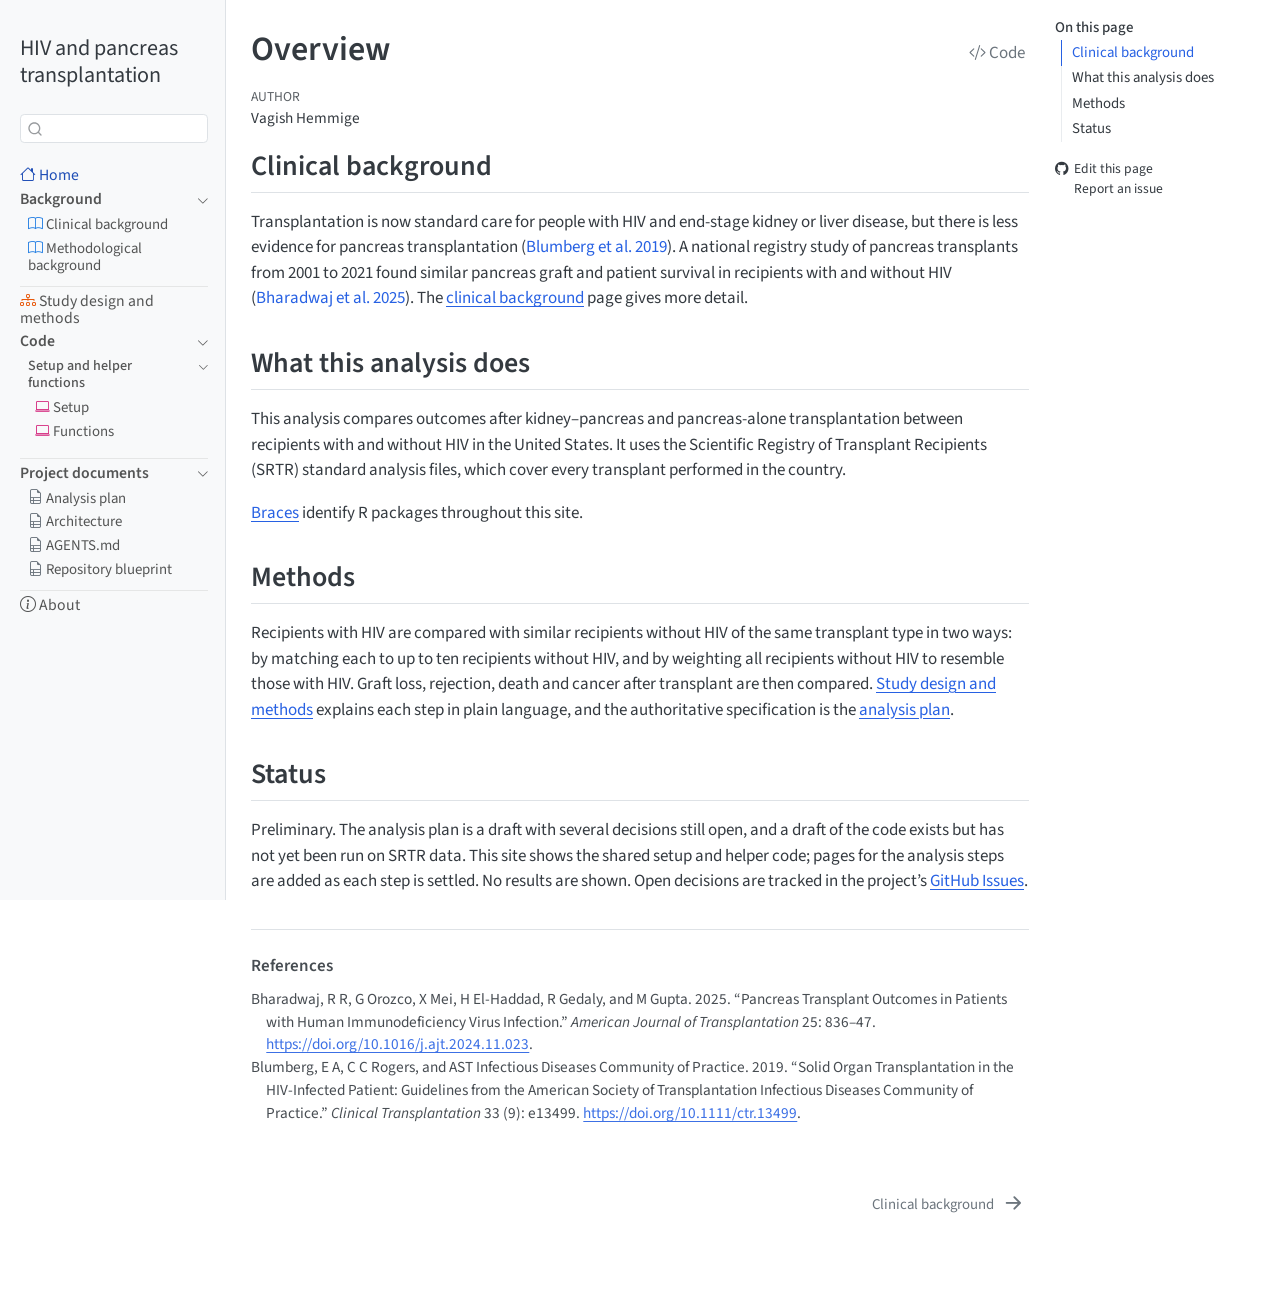
<file: index.html>
<!DOCTYPE html>
<html xmlns="http://www.w3.org/1999/xhtml" lang="en" xml:lang="en"><head>

<meta charset="utf-8">
<meta name="generator" content="quarto-1.11.9">

<meta name="viewport" content="width=device-width, initial-scale=1.0, user-scalable=yes">

<meta name="author" content="Vagish Hemmige">

<title>Overview – HIV and pancreas transplantation</title>
<style>
/* Default styles provided by pandoc.
** See https://pandoc.org/MANUAL.html#variables-for-html for config info.
*/
span.smallcaps{font-variant: small-caps;}
div.columns{display: flex; gap: 1.5em;}
div.column{flex: auto;}
@media screen {
div.columns{gap: min(4vw, 1.5em);}
div.column{overflow-x: auto;}
}
div.hanging-indent{margin-left: 1.5em; text-indent: -1.5em;}
ul.task-list{list-style: none;}
ul.task-list li input[type="checkbox"] {
  width: 0.8em;
  margin: 0 0.8em 0.2em -1em; /* quarto-specific, see https://github.com/quarto-dev/quarto-cli/issues/4556 */ 
  vertical-align: middle;
}
/* CSS for syntax highlighting */
html { -webkit-text-size-adjust: 100%; }
pre > code.sourceCode { white-space: pre; position: relative; }
pre > code.sourceCode > span { display: inline-block; line-height: 1.25; }
pre > code.sourceCode > span:empty { height: 1.2em; }
.sourceCode { overflow: visible; }
code.sourceCode > span { color: inherit; text-decoration: inherit; }
div.sourceCode { margin: 1em 0; }
pre.sourceCode { margin: 0; }
@media screen {
div.sourceCode { overflow: auto; }
}
@media print {
pre > code.sourceCode { white-space: pre-wrap; }
pre > code.sourceCode > span { text-indent: -5em; padding-left: 5em; }
}
pre.numberSource code
  { counter-reset: source-line 0; }
pre.numberSource code > span
  { position: relative; left: -4em; counter-increment: source-line; }
pre.numberSource code > span > a:first-child::before
  { content: counter(source-line);
    position: relative; left: -1em; text-align: right; vertical-align: baseline;
    border: none; display: inline-block;
    -webkit-touch-callout: none; -webkit-user-select: none;
    -khtml-user-select: none; -moz-user-select: none;
    -ms-user-select: none; user-select: none;
    padding: 0 4px; width: 4em;
  }
pre.numberSource { margin-left: 3em;  padding-left: 4px; }
div.sourceCode
  {   }
@media screen {
pre > code.sourceCode > span > a:first-child::before { text-decoration: underline; }
}
/* CSS for citations */
div.csl-bib-body { }
div.csl-entry {
  clear: both;
}
.hanging-indent div.csl-entry {
  margin-left:2em;
  text-indent:-2em;
}
div.csl-left-margin {
  min-width:2em;
  float:left;
}
div.csl-right-inline {
  margin-left:2em;
  padding-left:1em;
}
div.csl-indent {
  margin-left: 2em;
}</style>


<script src="site_libs/quarto-nav/quarto-nav.js"></script>
<script src="site_libs/quarto-nav/headroom.min.js"></script>
<script src="site_libs/clipboard/clipboard.min.js"></script>
<script src="site_libs/quarto-search/autocomplete.umd.js"></script>
<script src="site_libs/quarto-search/fuse.min.js"></script>
<script src="site_libs/quarto-search/quarto-search.js"></script>
<meta name="quarto:offset" content="./">
<link href="./quarto/background.html" rel="next">
<script src="site_libs/quarto-html/quarto.js" type="module"></script>
<script src="site_libs/quarto-html/tabsets/tabsets.js" type="module"></script>
<script src="site_libs/quarto-html/scrollable-regions/scrollable-regions.js" type="module"></script>
<script src="site_libs/quarto-html/popper.min.js"></script>
<script src="site_libs/quarto-html/tippy.umd.min.js"></script>
<script src="site_libs/quarto-html/anchor.min.js"></script>
<link href="site_libs/quarto-html/tippy.css" rel="stylesheet">
<link href="site_libs/quarto-html/quarto-syntax-highlighting-63b5708e65d6cd79cd7618c58d0c21e7.css" rel="stylesheet" id="quarto-text-highlighting-styles">
<script src="site_libs/bootstrap/bootstrap.min.js"></script>
<link href="site_libs/bootstrap/bootstrap-icons.css" rel="stylesheet">
<link href="site_libs/bootstrap/bootstrap-7881209bc2a9289d3bb75d0acd3c394d.min.css" rel="stylesheet" append-hash="true" id="quarto-bootstrap" data-mode="light">
<script id="quarto-search-options" type="application/json">{
  "location": "sidebar",
  "copy-button": false,
  "collapse-after": 3,
  "panel-placement": "start",
  "type": "textbox",
  "limit": 50,
  "keyboard-shortcut": [
    "f",
    "/",
    "s"
  ],
  "show-item-context": false,
  "language": {
    "search-no-results-text": "No results",
    "search-matching-documents-text": "matching documents",
    "search-copy-link-title": "Copy link to search",
    "search-hide-matches-text": "Hide additional matches",
    "search-more-match-text": "more match in this document",
    "search-more-matches-text": "more matches in this document",
    "search-clear-button-title": "Clear",
    "search-text-placeholder": "",
    "search-detached-cancel-button-title": "Cancel",
    "search-submit-button-title": "Submit",
    "search-label": "Search"
  }
}</script>
<style>
div.callout-Pending.callout {
  border-left-color: #f0c400;
}
div.callout-Pending.callout-style-default > .callout-header {
  background-color: rgba(240, 196, 0, 0.13);
}
div.callout-Pending .callout-toggle::before {  background-image: url('data:image/svg+xml,<svg xmlns="http://www.w3.org/2000/svg" width="16" height="16" fill="rgb(33, 37, 41)" class="bi bi-chevron-down" viewBox="0 0 16 16"><path fill-rule="evenodd" d="M1.646 4.646a.5.5 0 0 1 .708 0L8 10.293l5.646-5.647a.5.5 0 0 1 .708.708l-6 6a.5.5 0 0 1-.708 0l-6-6a.5.5 0 0 1 0-.708z"/></svg>');}
div.callout-Pending.callout-style-default .callout-icon::before, div.callout-Pending.callout-titled .callout-icon::before {
  content: '⏳';
  background-image: none;
}
div.callout-Results.callout {
  border-left-color: #198754;
}
div.callout-Results.callout-style-default > .callout-header {
  background-color: rgba(25, 135, 84, 0.13);
}
div.callout-Results .callout-toggle::before {  background-image: url('data:image/svg+xml,<svg xmlns="http://www.w3.org/2000/svg" width="16" height="16" fill="rgb(33, 37, 41)" class="bi bi-chevron-down" viewBox="0 0 16 16"><path fill-rule="evenodd" d="M1.646 4.646a.5.5 0 0 1 .708 0L8 10.293l5.646-5.647a.5.5 0 0 1 .708.708l-6 6a.5.5 0 0 1-.708 0l-6-6a.5.5 0 0 1 0-.708z"/></svg>');}
div.callout-Results.callout-style-default .callout-icon::before, div.callout-Results.callout-titled .callout-icon::before {
  content: '📊';
  background-image: none;
}
div.callout-Rcode.callout {
  border-left-color: #d63384;
}
div.callout-Rcode.callout-style-default > .callout-header {
  background-color: rgba(214, 51, 132, 0.13);
}
div.callout-Rcode .callout-toggle::before {  background-image: url('data:image/svg+xml,<svg xmlns="http://www.w3.org/2000/svg" width="16" height="16" fill="rgb(33, 37, 41)" class="bi bi-chevron-down" viewBox="0 0 16 16"><path fill-rule="evenodd" d="M1.646 4.646a.5.5 0 0 1 .708 0L8 10.293l5.646-5.647a.5.5 0 0 1 .708.708l-6 6a.5.5 0 0 1-.708 0l-6-6a.5.5 0 0 1 0-.708z"/></svg>');}
div.callout-Rcode.callout-style-default .callout-icon::before, div.callout-Rcode.callout-titled .callout-icon::before {
  content: '💻';
  background-image: none;
}
</style>


<link rel="stylesheet" href="styles.css">
</head>

<body class="nav-sidebar docked quarto-light"><a id="quarto-skip-link" class="visually-hidden-focusable" href="#quarto-document-content">Skip to main content</a>

<div id="quarto-search-results"></div>
  <header id="quarto-header" class="headroom fixed-top">
  <nav class="quarto-secondary-nav" aria-label="Toolbar">
    <div class="container-fluid d-flex">
      <button type="button" class="quarto-btn-toggle btn" data-bs-toggle="collapse" role="button" data-bs-target=".quarto-sidebar-collapse-item" aria-controls="quarto-sidebar" aria-expanded="false" aria-label="Toggle sidebar navigation" onclick="if (window.quartoToggleHeadroom) { window.quartoToggleHeadroom(); }">
        <i class="bi bi-layout-text-sidebar-reverse"></i>
      </button>
        <nav class="quarto-page-breadcrumbs" aria-label="Breadcrumbs"><ol class="breadcrumb"><li class="breadcrumb-item"><a href="./index.html">Home</a></li></ol></nav>
        <a class="flex-grow-1" data-bs-toggle="collapse" data-bs-target=".quarto-sidebar-collapse-item" onclick="if (window.quartoToggleHeadroom) { window.quartoToggleHeadroom(); }">      
        </a>
      <button type="button" class="btn quarto-search-button" aria-label="Search" onclick="window.quartoOpenSearch();">
        <i class="bi bi-search"></i>
      </button>
    </div>
  </nav>
</header>
<!-- content -->
<div id="quarto-content" class="quarto-container page-columns page-rows-contents page-layout-full">
<!-- sidebar -->
  <nav id="quarto-sidebar" class="sidebar collapse collapse-horizontal quarto-sidebar-collapse-item sidebar-navigation docked overflow-auto" aria-label="Site">
    <div class="pt-lg-2 mt-2 text-left sidebar-header">
    <div class="sidebar-title mb-0 py-0">
      <a href="./">HIV and pancreas transplantation</a> 
    </div>
      </div>
        <div class="mt-2 flex-shrink-0 align-items-center">
        <div class="sidebar-search">
        <div id="quarto-search" class="" title="Search"></div>
        </div>
        </div>
    <div class="sidebar-menu-container"> 
    <ul class="list-unstyled mt-1">
        <li class="sidebar-item">
  <div class="sidebar-item-container"> 
  <a href="./index.html" class="sidebar-item-text sidebar-link active"><i class="bi bi-house" role="img">
</i> 
 <span class="menu-text">Home</span></a>
  </div>
</li>
        <li class="sidebar-item sidebar-item-section">
      <div class="sidebar-item-container"> 
            <button type="button" class="sidebar-item-text sidebar-item-toggle sidebar-link text-start" data-bs-toggle="collapse" data-bs-target="#quarto-sidebar-section-1" aria-controls="quarto-sidebar-section-1" aria-expanded="true">
 <span class="menu-text" id="quarto-sidebar-section-1-label">Background</span><i class="bi bi-chevron-right" aria-hidden="true"></i></button>
      </div>
      <ul id="quarto-sidebar-section-1" aria-labelledby="quarto-sidebar-section-1-label" class="collapse list-unstyled sidebar-section depth1 show">  
          <li class="sidebar-item">
  <div class="sidebar-item-container"> 
  <a href="./quarto/background.html" class="sidebar-item-text sidebar-link"><i class="bi bi-book" role="img">
</i> 
 <span class="menu-text">Clinical background</span></a>
  </div>
</li>
          <li class="sidebar-item">
  <div class="sidebar-item-container"> 
  <a href="./quarto/methodological_background.html" class="sidebar-item-text sidebar-link"><i class="bi bi-book" role="img">
</i> 
 <span class="menu-text">Methodological background</span></a>
  </div>
</li>
      </ul>
  </li>
        <li class="sidebar-item">
  <div class="sidebar-item-container"> 
  <a href="./quarto/study_methods.html" class="sidebar-item-text sidebar-link"><i class="bi bi-diagram-3" role="img">
</i> 
 <span class="menu-text">Study design and methods</span></a>
  </div>
</li>
        <li class="sidebar-item sidebar-item-section">
      <div class="sidebar-item-container"> 
            <button type="button" class="sidebar-item-text sidebar-item-toggle sidebar-link text-start" data-bs-toggle="collapse" data-bs-target="#quarto-sidebar-section-2" aria-controls="quarto-sidebar-section-2" aria-expanded="true">
 <span class="menu-text" id="quarto-sidebar-section-2-label">Code</span><i class="bi bi-chevron-right" aria-hidden="true"></i></button>
      </div>
      <ul id="quarto-sidebar-section-2" aria-labelledby="quarto-sidebar-section-2-label" class="collapse list-unstyled sidebar-section depth1 show">  
          <li class="sidebar-item sidebar-item-section">
      <div class="sidebar-item-container"> 
            <button type="button" class="sidebar-item-text sidebar-item-toggle sidebar-link text-start" data-bs-toggle="collapse" data-bs-target="#quarto-sidebar-section-3" aria-controls="quarto-sidebar-section-3" aria-expanded="true">
 <span class="menu-text" id="quarto-sidebar-section-3-label">Setup and helper functions</span><i class="bi bi-chevron-right" aria-hidden="true"></i></button>
      </div>
      <ul id="quarto-sidebar-section-3" aria-labelledby="quarto-sidebar-section-3-label" class="collapse list-unstyled sidebar-section depth2 show">  
          <li class="sidebar-item">
  <div class="sidebar-item-container"> 
  <a href="./quarto/setup.html" class="sidebar-item-text sidebar-link"><i class="bi bi-laptop" role="img">
</i> 
 <span class="menu-text">Setup</span></a>
  </div>
</li>
          <li class="sidebar-item">
  <div class="sidebar-item-container"> 
  <a href="./quarto/functions.html" class="sidebar-item-text sidebar-link"><i class="bi bi-laptop" role="img">
</i> 
 <span class="menu-text">Functions</span></a>
  </div>
</li>
      </ul>
  </li>
      </ul>
  </li>
        <li class="sidebar-item sidebar-item-section">
      <div class="sidebar-item-container"> 
            <button type="button" class="sidebar-item-text sidebar-item-toggle sidebar-link text-start" data-bs-toggle="collapse" data-bs-target="#quarto-sidebar-section-4" aria-controls="quarto-sidebar-section-4" aria-expanded="true">
 <span class="menu-text" id="quarto-sidebar-section-4-label">Project documents</span><i class="bi bi-chevron-right" aria-hidden="true"></i></button>
      </div>
      <ul id="quarto-sidebar-section-4" aria-labelledby="quarto-sidebar-section-4-label" class="collapse list-unstyled sidebar-section depth1 show">  
          <li class="sidebar-item">
  <div class="sidebar-item-container"> 
  <a href="./quarto/analysis-plan.html" class="sidebar-item-text sidebar-link"><i class="bi bi-file-earmark-ruled" role="img">
</i> 
 <span class="menu-text">Analysis plan</span></a>
  </div>
</li>
          <li class="sidebar-item">
  <div class="sidebar-item-container"> 
  <a href="./quarto/architecture.html" class="sidebar-item-text sidebar-link"><i class="bi bi-file-earmark-ruled" role="img">
</i> 
 <span class="menu-text">Architecture</span></a>
  </div>
</li>
          <li class="sidebar-item">
  <div class="sidebar-item-container"> 
  <a href="./quarto/agents.html" class="sidebar-item-text sidebar-link"><i class="bi bi-file-earmark-ruled" role="img">
</i> 
 <span class="menu-text">AGENTS.md</span></a>
  </div>
</li>
          <li class="sidebar-item">
  <div class="sidebar-item-container"> 
  <a href="./quarto/repository-blueprint.html" class="sidebar-item-text sidebar-link"><i class="bi bi-file-earmark-ruled" role="img">
</i> 
 <span class="menu-text">Repository blueprint</span></a>
  </div>
</li>
      </ul>
  </li>
        <li class="sidebar-item">
  <div class="sidebar-item-container"> 
  <a href="./quarto/about.html" class="sidebar-item-text sidebar-link"><i class="bi bi-info-circle" role="img">
</i> 
 <span class="menu-text">About</span></a>
  </div>
</li>
    </ul>
    </div>
</nav>
<div id="quarto-sidebar-glass" class="quarto-sidebar-collapse-item" data-bs-toggle="collapse" data-bs-target=".quarto-sidebar-collapse-item"></div>
<!-- margin-sidebar -->
    <div id="quarto-margin-sidebar" class="sidebar margin-sidebar">
        <nav id="TOC" role="doc-toc" aria-labelledby="toc-title" class="toc-active">
    <h2 id="toc-title">On this page</h2>
   
  <ul>
  <li><a href="#clinical-background" id="toc-clinical-background" class="nav-link active" data-scroll-target="#clinical-background">Clinical background</a></li>
  <li><a href="#what-this-analysis-does" id="toc-what-this-analysis-does" class="nav-link" data-scroll-target="#what-this-analysis-does">What this analysis does</a></li>
  <li><a href="#methods" id="toc-methods" class="nav-link" data-scroll-target="#methods">Methods</a></li>
  <li><a href="#status" id="toc-status" class="nav-link" data-scroll-target="#status">Status</a></li>
  </ul>
<div class="toc-actions"><ul><li><a href="https://github.com/VagishHemmige/HIV-pancreas-2024-srtr/edit/main/index.qmd" class="toc-action"><i class="bi bi-github"></i>Edit this page</a></li><li><a href="https://github.com/VagishHemmige/HIV-pancreas-2024-srtr/issues/new" class="toc-action"><i class="bi empty"></i>Report an issue</a></li></ul></div></nav>
    </div>
<!-- main -->
<main class="content column-body" id="quarto-document-content" tabindex="-1">

<header id="title-block-header" class="quarto-title-block default">
<div class="quarto-title">
<div class="quarto-title-block"><div><h1 class="title">Overview</h1><button type="button" class="btn code-tools-button" id="quarto-code-tools-source"><i class="bi"></i> Code</button></div></div>
</div>



<div class="quarto-title-meta column-body">

    <div>
    <div class="quarto-title-meta-heading">Author</div>
    <div class="quarto-title-meta-contents">
             <p>Vagish Hemmige </p>
          </div>
  </div>
    
  
    
  </div>
  


</header>


<section id="clinical-background" class="level2">
<h2 class="anchored" data-anchor-id="clinical-background">Clinical background</h2>
<p>Transplantation is now standard care for people with HIV and end-stage kidney or liver disease, but there is less evidence for pancreas transplantation <span class="citation" data-cites="blumberg2019astid">(<a href="#ref-blumberg2019astid" role="doc-biblioref">Blumberg et al. 2019</a>)</span>. A national registry study of pancreas transplants from 2001 to 2021 found similar pancreas graft and patient survival in recipients with and without HIV <span class="citation" data-cites="bharadwaj2024pancreas">(<a href="#ref-bharadwaj2024pancreas" role="doc-biblioref">Bharadwaj et al. 2025</a>)</span>. The <a href="./quarto/background.html">clinical background</a> page gives more detail.</p>
</section>
<section id="what-this-analysis-does" class="level2">
<h2 class="anchored" data-anchor-id="what-this-analysis-does">What this analysis does</h2>
<p>This analysis compares outcomes after kidney–pancreas and pancreas-alone transplantation between recipients with and without HIV in the United States. It uses the Scientific Registry of Transplant Recipients (SRTR) standard analysis files, which cover every transplant performed in the country.</p>
<p><a href="https://forum.posit.co/t/curly-braces-around-package-name-convention/122547">Braces</a> identify R packages throughout this site.</p>
</section>
<section id="methods" class="level2">
<h2 class="anchored" data-anchor-id="methods">Methods</h2>
<p>Recipients with HIV are compared with similar recipients without HIV of the same transplant type in two ways: by matching each to up to ten recipients without HIV, and by weighting all recipients without HIV to resemble those with HIV. Graft loss, rejection, death and cancer after transplant are then compared. <a href="./quarto/study_methods.html">Study design and methods</a> explains each step in plain language, and the authoritative specification is the <a href="./quarto/analysis-plan.html">analysis plan</a>.</p>
</section>
<section id="status" class="level2">
<h2 class="anchored" data-anchor-id="status">Status</h2>
<p>Preliminary. The analysis plan is a draft with several decisions still open, and a draft of the code exists but has not yet been run on SRTR data. This site shows the shared setup and helper code; pages for the analysis steps are added as each step is settled. No results are shown. Open decisions are tracked in the project’s <a href="https://github.com/VagishHemmige/HIV-pancreas-2024-srtr/issues">GitHub Issues</a>.</p>


<!-- -->


</section>

<div id="quarto-appendix" class="default"><section class="quarto-appendix-contents" role="doc-bibliography" id="quarto-bibliography"><h2 class="anchored quarto-appendix-heading">References</h2><div id="refs" class="references csl-bib-body hanging-indent" role="list">
<div id="ref-bharadwaj2024pancreas" class="csl-entry" role="listitem">
Bharadwaj, R R, G Orozco, X Mei, H El-Haddad, R Gedaly, and M Gupta. 2025. <span>“Pancreas Transplant Outcomes in Patients with Human Immunodeficiency Virus Infection.”</span> <em>American Journal of Transplantation</em> 25: 836–47. <a href="https://doi.org/10.1016/j.ajt.2024.11.023">https://doi.org/10.1016/j.ajt.2024.11.023</a>.
</div>
<div id="ref-blumberg2019astid" class="csl-entry" role="listitem">
Blumberg, E A, C C Rogers, and AST Infectious Diseases Community of Practice. 2019. <span>“Solid Organ Transplantation in the <span>HIV</span>-Infected Patient: Guidelines from the <span class="nocase">American Society of Transplantation Infectious Diseases Community of Practice</span>.”</span> <em>Clinical Transplantation</em> 33 (9): e13499. <a href="https://doi.org/10.1111/ctr.13499">https://doi.org/10.1111/ctr.13499</a>.
</div>
</div></section></div></main> <!-- /main -->
<script id="quarto-html-after-body" type="application/javascript">
  window.document.addEventListener("DOMContentLoaded", function (event) {
    const icon = "";
    const anchorJS = new window.AnchorJS();
    anchorJS.options = {
      placement: 'right',
      icon: icon
    };
    anchorJS.add('.anchored');
    const isCodeAnnotation = (el) => {
      for (const clz of el.classList) {
        if (clz.startsWith('code-annotation-')) {                     
          return true;
        }
      }
      return false;
    }
    const onCopySuccess = function(e) {
      // button target
      const button = e.trigger;
      // don't keep focus
      button.blur();
      // flash "checked"
      button.classList.add('code-copy-button-checked');
      var currentTitle = button.getAttribute("title");
      button.setAttribute("title", "Copied!");
      let tooltip;
      if (window.bootstrap) {
        button.setAttribute("data-bs-toggle", "tooltip");
        button.setAttribute("data-bs-placement", "left");
        button.setAttribute("data-bs-title", "Copied!");
        tooltip = new bootstrap.Tooltip(button, 
          { trigger: "manual", 
            customClass: "code-copy-button-tooltip",
            offset: [0, -8]});
        tooltip.show();    
      }
      setTimeout(function() {
        if (tooltip) {
          tooltip.hide();
          button.removeAttribute("data-bs-title");
          button.removeAttribute("data-bs-toggle");
          button.removeAttribute("data-bs-placement");
        }
        button.setAttribute("title", currentTitle);
        button.classList.remove('code-copy-button-checked');
      }, 1000);
      // clear code selection
      e.clearSelection();
    }
    const getTextToCopy = function(trigger) {
      const outerScaffold = trigger.parentElement.cloneNode(true);
      const codeEl = outerScaffold.querySelector('code');
      for (const childEl of codeEl.children) {
        if (isCodeAnnotation(childEl)) {
          childEl.remove();
        }
      }
      return codeEl.innerText;
    }
    const clipboard = new window.ClipboardJS('.code-copy-button:not([data-in-quarto-modal])', {
      text: getTextToCopy
    });
    clipboard.on('success', onCopySuccess);
    if (window.document.getElementById('quarto-embedded-source-code-modal')) {
      const clipboardModal = new window.ClipboardJS('.code-copy-button[data-in-quarto-modal]', {
        text: getTextToCopy,
        container: window.document.getElementById('quarto-embedded-source-code-modal')
      });
      clipboardModal.on('success', onCopySuccess);
    }
    const viewSource = window.document.getElementById('quarto-view-source') ||
                       window.document.getElementById('quarto-code-tools-source');
    if (viewSource) {
      const sourceUrl = viewSource.getAttribute("data-quarto-source-url");
      viewSource.addEventListener("click", function(e) {
        if (sourceUrl) {
          // rstudio viewer pane
          if (/\bcapabilities=\b/.test(window.location)) {
            window.open(sourceUrl);
          } else {
            window.location.href = sourceUrl;
          }
        } else {
          const modal = new bootstrap.Modal(document.getElementById('quarto-embedded-source-code-modal'));
          modal.show();
        }
        return false;
      });
    }
    function toggleCodeHandler(show) {
      return function(e) {
        const cellDetails = window.document.querySelectorAll(".cell details.code-fold");
        for (let i=0; i<cellDetails.length; i++) {
          const details = cellDetails[i];
          if (show) {
            details.open = true;
          } else {
            details.removeAttribute("open");
          }
        }
        const cellCodeDivs = window.document.querySelectorAll(".cell div.sourceCode.cell-code");
        const fromCls = show ? "hidden" : "unhidden";
        const toCls = show ? "unhidden" : "hidden";
        for (let i=0; i<cellCodeDivs.length; i++) {
          const codeDiv = cellCodeDivs[i];
          if (codeDiv.classList.contains(fromCls)) {
            codeDiv.classList.remove(fromCls);
            codeDiv.classList.add(toCls);
          } 
        }
        return false;
      }
    }
    const hideAllCode = window.document.getElementById("quarto-hide-all-code");
    if (hideAllCode) {
      hideAllCode.addEventListener("click", toggleCodeHandler(false));
    }
    const showAllCode = window.document.getElementById("quarto-show-all-code");
    if (showAllCode) {
      showAllCode.addEventListener("click", toggleCodeHandler(true));
    }
      var localhostRegex = new RegExp(/^(?:http|https):\/\/localhost\:?[0-9]*\//);
      var mailtoRegex = new RegExp(/^mailto:/);
        var filterRegex = new RegExp("https:\/\/vagishhemmige\.github\.io\/HIV-pancreas-2024-srtr");
      var isInternal = (href) => {
          return filterRegex.test(href) || localhostRegex.test(href) || mailtoRegex.test(href);
      }
      // Inspect non-navigation links and adorn them if external
      window.quartoDecorateExternalLinks = function (root) {
     var links = (root || window.document).querySelectorAll('a[href]:not(.nav-link):not(.navbar-brand):not(.toc-action):not(.sidebar-link):not(.sidebar-item-toggle):not(.pagination-link):not(.no-external):not([aria-hidden]):not(.dropdown-item):not(.quarto-navigation-tool):not(.about-link)');
      for (var i=0; i<links.length; i++) {
        const link = links[i];
        if (!isInternal(link.href)) {
          // undo the damage that might have been done by quarto-nav.js in the case of
          // links that we want to consider external
          if (link.dataset.originalHref !== undefined) {
            link.href = link.dataset.originalHref;
          }
          if (!link.classList.contains('no-external-icon')) {
          }
        }
      }
      };
      window.quartoDecorateExternalLinks(window.document);
    // Esc closes the popup (WCAG 1.4.13) and focus leaving both trigger and
    // popup closes it (WCAG 2.4.11); tippy handles neither for interactive popups.
    const hideOnEscAndFocusOut = {
      name: 'hideOnEscAndFocusOut',
      defaultValue: true,
      fn(instance) {
        const dismiss = () => {
          // A show scheduled by the trigger delay would otherwise reopen it
          instance.clearDelayTimeouts();
          instance.hide();
        };
        const onKeyDown = (event) => {
          if (event.key !== 'Escape') {
            return;
          }
          // Keep Esc from also reaching page handlers (e.g. reveal.js overview),
          // except an open reveal.js slide menu, which Esc should close too.
          // The menu handles keys only when its keyboard option is on.
          const menuHandlesEsc = window.Reveal?.getPlugin?.('menu')?.isOpen() &&
            window.Reveal.getConfig().menu?.keyboard !== false;
          if (!menuHandlesEsc) {
            event.stopPropagation();
          }
          if (instance.popper.contains(window.document.activeElement)) {
            // Disabled while refocusing so the focus trigger does not reopen it
            instance.disable();
            instance.reference.focus();
            instance.enable();
          }
          dismiss();
        };
        const onFocusOut = (event) => {
          const target = event.relatedTarget;
          if (target && !instance.reference.contains(target) &&
              !instance.popper.contains(target)) {
            dismiss();
          }
        };
        // On the trigger too: a click trigger (code-annotations: select) has no
        // blur handling. Attached for the instance's lifetime so leaving the
        // trigger also cancels a show still pending on the trigger delay.
        instance.reference.addEventListener('focusout', onFocusOut);
        return {
          onShow() {
            window.document.addEventListener('keydown', onKeyDown, true);
            instance.popper.addEventListener('focusout', onFocusOut);
          },
          onHide() {
            window.document.removeEventListener('keydown', onKeyDown, true);
            instance.popper.removeEventListener('focusout', onFocusOut);
          },
          onDestroy() {
            instance.reference.removeEventListener('focusout', onFocusOut);
          },
        };
      },
    };
    function tippyHover(el, contentFn, onTriggerFn, onUntriggerFn) {
      const config = {
        allowHTML: true,
        maxWidth: 500,
        delay: 100,
        arrow: false,
        appendTo: function(el) {
            return el.parentElement;
        },
        interactive: true,
        interactiveBorder: 10,
        theme: 'quarto',
        placement: 'bottom-start',
        plugins: [hideOnEscAndFocusOut],
      };
      if (contentFn) {
        config.content = contentFn;
      }
      if (onTriggerFn) {
        config.onTrigger = onTriggerFn;
      }
      if (onUntriggerFn) {
        config.onUntrigger = onUntriggerFn;
      }
      window.tippy(el, config); 
    }
    const noterefs = window.document.querySelectorAll('a[role="doc-noteref"]');
    for (var i=0; i<noterefs.length; i++) {
      const ref = noterefs[i];
      tippyHover(ref, function() {
        // use id or data attribute instead here
        let href = ref.getAttribute('data-footnote-href') || ref.getAttribute('href');
        try { href = new URL(href).hash; } catch {}
        const id = href.replace(/^#\/?/, "");
        const note = window.document.getElementById(id);
        if (note) {
          return note.innerHTML;
        } else {
          return "";
        }
      });
    }
    const xrefs = window.document.querySelectorAll('a.quarto-xref');
    const processXRef = (id, note) => {
      // Strip column container classes
      const stripColumnClz = (el) => {
        el.classList.remove("page-full", "page-columns");
        if (el.children) {
          for (const child of el.children) {
            stripColumnClz(child);
          }
        }
      }
      stripColumnClz(note)
      if (id === null || id.startsWith('sec-')) {
        // Special case sections, only their first couple elements
        const container = document.createElement("div");
        if (note.children && note.children.length > 2) {
          container.appendChild(note.children[0].cloneNode(true));
          for (let i = 1; i < note.children.length; i++) {
            const child = note.children[i];
            if (child.tagName === "P" && child.innerText === "") {
              continue;
            } else {
              container.appendChild(child.cloneNode(true));
              break;
            }
          }
          if (window.Quarto?.typesetMath) {
            window.Quarto.typesetMath(container);
          }
          return container.innerHTML
        } else {
          if (window.Quarto?.typesetMath) {
            window.Quarto.typesetMath(note);
          }
          return note.innerHTML;
        }
      } else {
        // Remove any anchor links if they are present
        const anchorLink = note.querySelector('a.anchorjs-link');
        if (anchorLink) {
          anchorLink.remove();
        }
        if (window.Quarto?.typesetMath) {
          window.Quarto.typesetMath(note);
        }
        if (note.classList.contains("callout")) {
          return note.outerHTML;
        } else {
          return note.innerHTML;
        }
      }
    }
    for (var i=0; i<xrefs.length; i++) {
      const xref = xrefs[i];
      tippyHover(xref, undefined, function(instance) {
        instance.disable();
        let url = xref.getAttribute('href');
        let hash = undefined; 
        if (url.startsWith('#')) {
          hash = url;
        } else {
          try { hash = new URL(url).hash; } catch {}
        }
        if (hash) {
          const id = hash.replace(/^#\/?/, "");
          const note = window.document.getElementById(id);
          if (note !== null) {
            try {
              const html = processXRef(id, note.cloneNode(true));
              instance.setContent(html);
            } finally {
              instance.enable();
              instance.show();
            }
          } else {
            // See if we can fetch this
            fetch(url.split('#')[0])
            .then(res => res.text())
            .then(html => {
              const parser = new DOMParser();
              const htmlDoc = parser.parseFromString(html, "text/html");
              const note = htmlDoc.getElementById(id);
              if (note !== null) {
                const html = processXRef(id, note);
                instance.setContent(html);
              } 
            }).finally(() => {
              instance.enable();
              instance.show();
            });
          }
        } else {
          // See if we can fetch a full url (with no hash to target)
          // This is a special case and we should probably do some content thinning / targeting
          fetch(url)
          .then(res => res.text())
          .then(html => {
            const parser = new DOMParser();
            const htmlDoc = parser.parseFromString(html, "text/html");
            const note = htmlDoc.querySelector('main.content');
            if (note !== null) {
              // This should only happen for chapter cross references
              // (since there is no id in the URL)
              // remove the first header
              if (note.children.length > 0 && note.children[0].tagName === "HEADER") {
                note.children[0].remove();
              }
              const html = processXRef(null, note);
              instance.setContent(html);
            } 
          }).finally(() => {
            instance.enable();
            instance.show();
          });
        }
      }, function(instance) {
      });
    }
        let selectedAnnoteEl;
        const selectorForAnnotation = ( cell, annotation) => {
          let cellAttr = 'data-code-cell="' + cell + '"';
          let lineAttr = 'data-code-annotation="' +  annotation + '"';
          const selector = 'span[' + cellAttr + '][' + lineAttr + ']';
          return selector;
        }
        const selectCodeLines = (annoteEl) => {
          const doc = window.document;
          const targetCell = annoteEl.getAttribute("data-target-cell");
          const targetAnnotation = annoteEl.getAttribute("data-target-annotation");
          const annoteSpan = window.document.querySelector(selectorForAnnotation(targetCell, targetAnnotation));
          const lines = annoteSpan.getAttribute("data-code-lines").split(",");
          const lineIds = lines.map((line) => {
            return targetCell + "-" + line;
          })
          // Each band is positioned against its own containing block, which is
          // not the offsetParent of the lines, so place it from client rects.
          const placeBand = (band, firstEl, lastEl, codeBlock) => {
            const container = band.offsetParent;
            if (container === null) {
              return;
            }
            const containerRect = container.getBoundingClientRect();
            // Reveal.js scales slides with a transform, so convert client
            // pixels back to the CSS pixels of the container.
            const scale = containerRect.height / container.offsetHeight || 1;
            const firstRect = firstEl.getBoundingClientRect();
            const lastRect = lastEl.getBoundingClientRect();
            const top = (firstRect.top - containerRect.top) / scale - container.clientTop + container.scrollTop;
            const height = (lastRect.bottom - firstRect.top) / scale;
            band.style.top = top - 2 + "px";
            band.style.height = height + 4 + "px";
            if (codeBlock) {
              // Without the copy button wrapper, the containing block is wider
              // than the code block, so span the code block explicitly.
              const blockRect = codeBlock.getBoundingClientRect();
              band.style.left = (blockRect.left - containerRect.left) / scale - container.clientLeft + container.scrollLeft + "px";
              band.style.width = blockRect.width / scale + "px";
            }
          };
          if (lineIds.length > 0) {
            const el = window.document.getElementById(lineIds[0]);
            const lastEl = window.document.getElementById(lineIds[lineIds.length - 1]);
            const parent = el.parentElement.parentElement;
            // cook up a div (if necessary) and position it
            let div = window.document.getElementById("code-annotation-line-highlight");
            if (div === null) {
              div = window.document.createElement("div");
              div.setAttribute("id", "code-annotation-line-highlight");
              div.style.position = 'absolute';
              parent.appendChild(div);
            }
            placeBand(div, el, lastEl, parent.closest("div.sourceCode") || parent);
            let gutterDiv = window.document.getElementById("code-annotation-line-highlight-gutter");
            if (gutterDiv === null) {
              gutterDiv = window.document.createElement("div");
              gutterDiv.setAttribute("id", "code-annotation-line-highlight-gutter");
              gutterDiv.style.position = 'absolute';
              const codeCell = window.document.getElementById(targetCell);
              const gutter = codeCell.querySelector('.code-annotation-gutter');
              gutter.appendChild(gutterDiv);
            }
            placeBand(gutterDiv, el, lastEl);
            selectedAnnoteEl = annoteEl;
          }
        };
        const unselectCodeLines = () => {
          const elementsIds = ["code-annotation-line-highlight", "code-annotation-line-highlight-gutter"];
          elementsIds.forEach((elId) => {
            const div = window.document.getElementById(elId);
            if (div) {
              div.remove();
            }
          });
          selectedAnnoteEl = undefined;
        };
          // Handle positioning of the toggle
      window.addEventListener(
        "resize",
        throttle(() => {
          elRect = undefined;
          if (selectedAnnoteEl) {
            selectCodeLines(selectedAnnoteEl);
          }
        }, 10)
      );
      function throttle(fn, ms) {
      let throttle = false;
      let timer;
        return (...args) => {
          if(!throttle) { // first call gets through
              fn.apply(this, args);
              throttle = true;
          } else { // all the others get throttled
              if(timer) clearTimeout(timer); // cancel #2
              timer = setTimeout(() => {
                fn.apply(this, args);
                timer = throttle = false;
              }, ms);
          }
        };
      }
        // Attach click handler to the DT
        const annoteDls = window.document.querySelectorAll('dt[data-target-cell]');
        for (const annoteDlNode of annoteDls) {
          annoteDlNode.addEventListener('click', (event) => {
            const clickedEl = event.target;
            if (clickedEl !== selectedAnnoteEl) {
              unselectCodeLines();
              const activeEl = window.document.querySelector('dt[data-target-cell].code-annotation-active');
              if (activeEl) {
                activeEl.classList.remove('code-annotation-active');
              }
              selectCodeLines(clickedEl);
              clickedEl.classList.add('code-annotation-active');
            } else {
              // Unselect the line
              unselectCodeLines();
              clickedEl.classList.remove('code-annotation-active');
            }
          });
        }
    const findCites = (el) => {
      const parentEl = el.parentElement;
      if (parentEl) {
        const cites = parentEl.dataset.cites;
        if (cites) {
          return {
            el,
            cites: cites.split(' ')
          };
        } else {
          return findCites(el.parentElement)
        }
      } else {
        return undefined;
      }
    };
    var bibliorefs = window.document.querySelectorAll('a[role="doc-biblioref"]');
    for (var i=0; i<bibliorefs.length; i++) {
      const ref = bibliorefs[i];
      const citeInfo = findCites(ref);
      if (citeInfo) {
        tippyHover(citeInfo.el, function() {
          var popup = window.document.createElement('div');
          citeInfo.cites.forEach(function(cite) {
            var citeDiv = window.document.createElement('div');
            citeDiv.classList.add('hanging-indent');
            citeDiv.classList.add('csl-entry');
            var biblioDiv = window.document.getElementById('ref-' + cite);
            if (biblioDiv) {
              citeDiv.innerHTML = biblioDiv.innerHTML;
            }
            popup.appendChild(citeDiv);
          });
          return popup.innerHTML;
        });
      }
    }
  });
  </script>
  <script type="application/javascript">
  window.quartoScrollableRegionsLabels = {"code":"Scrollable code","output":"Scrollable output"};
  </script>
<nav class="page-navigation column-body" aria-label="Page">
  <div class="nav-page nav-page-previous">
  </div>
  <div class="nav-page nav-page-next">
      <a href="./quarto/background.html" class="pagination-link" aria-label="Clinical background">
        <span class="nav-page-text">Clinical background</span> <i class="bi bi-arrow-right-short"></i>
      </a>
  </div>
</nav><div class="modal fade" id="quarto-embedded-source-code-modal" tabindex="-1" aria-labelledby="quarto-embedded-source-code-modal-label" aria-hidden="true"><div class="modal-dialog modal-dialog-scrollable"><div class="modal-content"><div class="modal-header"><h5 class="modal-title" id="quarto-embedded-source-code-modal-label">Source Code</h5><button class="btn-close" data-bs-dismiss="modal"></button></div><div class="modal-body"><div class="">
<div class="code-copy-outer-scaffold"><div class="sourceCode" id="cb1" data-shortcodes="false"><pre class="sourceCode markdown code-with-copy"><code class="sourceCode markdown"><span id="cb1-1"><a href="#cb1-1" aria-hidden="true" tabindex="-1"></a><span class="co">---</span></span>
<span id="cb1-2"><a href="#cb1-2" aria-hidden="true" tabindex="-1"></a><span class="an">title:</span><span class="co"> "Overview"</span></span>
<span id="cb1-3"><a href="#cb1-3" aria-hidden="true" tabindex="-1"></a><span class="an">format:</span><span class="co"> html</span></span>
<span id="cb1-4"><a href="#cb1-4" aria-hidden="true" tabindex="-1"></a><span class="co">---</span></span>
<span id="cb1-5"><a href="#cb1-5" aria-hidden="true" tabindex="-1"></a></span>
<span id="cb1-6"><a href="#cb1-6" aria-hidden="true" tabindex="-1"></a><span class="fu">## Clinical background</span></span>
<span id="cb1-7"><a href="#cb1-7" aria-hidden="true" tabindex="-1"></a></span>
<span id="cb1-8"><a href="#cb1-8" aria-hidden="true" tabindex="-1"></a>Transplantation is now standard care for people with HIV and end-stage kidney or liver disease, but there is less evidence for pancreas transplantation <span class="co">[</span><span class="ot">@blumberg2019astid</span><span class="co">]</span>. A national registry study of pancreas transplants from 2001 to 2021 found similar pancreas graft and patient survival in recipients with and without HIV <span class="co">[</span><span class="ot">@bharadwaj2024pancreas</span><span class="co">]</span>. The <span class="co">[</span><span class="ot">clinical background</span><span class="co">](quarto/background.qmd)</span> page gives more detail.</span>
<span id="cb1-9"><a href="#cb1-9" aria-hidden="true" tabindex="-1"></a></span>
<span id="cb1-10"><a href="#cb1-10" aria-hidden="true" tabindex="-1"></a><span class="fu">## What this analysis does</span></span>
<span id="cb1-11"><a href="#cb1-11" aria-hidden="true" tabindex="-1"></a></span>
<span id="cb1-12"><a href="#cb1-12" aria-hidden="true" tabindex="-1"></a>This analysis compares outcomes after kidney–pancreas and pancreas-alone transplantation between recipients with and without HIV in the United States. It uses the Scientific Registry of Transplant Recipients (SRTR) standard analysis files, which cover every transplant performed in the country.</span>
<span id="cb1-13"><a href="#cb1-13" aria-hidden="true" tabindex="-1"></a></span>
<span id="cb1-14"><a href="#cb1-14" aria-hidden="true" tabindex="-1"></a><span class="co">[</span><span class="ot">Braces</span><span class="co">](https://forum.posit.co/t/curly-braces-around-package-name-convention/122547)</span> identify R packages throughout this site.</span>
<span id="cb1-15"><a href="#cb1-15" aria-hidden="true" tabindex="-1"></a></span>
<span id="cb1-16"><a href="#cb1-16" aria-hidden="true" tabindex="-1"></a><span class="fu">## Methods</span></span>
<span id="cb1-17"><a href="#cb1-17" aria-hidden="true" tabindex="-1"></a></span>
<span id="cb1-18"><a href="#cb1-18" aria-hidden="true" tabindex="-1"></a>Recipients with HIV are compared with similar recipients without HIV of the same transplant type in two ways: by matching each to up to ten recipients without HIV, and by weighting all recipients without HIV to resemble those with HIV. Graft loss, rejection, death and cancer after transplant are then compared. <span class="co">[</span><span class="ot">Study design and methods</span><span class="co">](quarto/study_methods.qmd)</span> explains each step in plain language, and the authoritative specification is the <span class="co">[</span><span class="ot">analysis plan</span><span class="co">](quarto/analysis-plan.qmd)</span>.</span>
<span id="cb1-19"><a href="#cb1-19" aria-hidden="true" tabindex="-1"></a></span>
<span id="cb1-20"><a href="#cb1-20" aria-hidden="true" tabindex="-1"></a><span class="fu">## Status</span></span>
<span id="cb1-21"><a href="#cb1-21" aria-hidden="true" tabindex="-1"></a></span>
<span id="cb1-22"><a href="#cb1-22" aria-hidden="true" tabindex="-1"></a>Preliminary. The analysis plan is a draft with several decisions still open, and a draft of the code exists but has not yet been run on SRTR data. This site shows the shared setup and helper code; pages for the analysis steps are added as each step is settled. No results are shown. Open decisions are tracked in the project's <span class="co">[</span><span class="ot">GitHub Issues</span><span class="co">](https://github.com/VagishHemmige/HIV-pancreas-2024-srtr/issues)</span>.</span></code></pre></div><button title="Copy to Clipboard" class="code-copy-button" data-in-quarto-modal=""><i class="bi"></i></button></div>
</div></div></div></div></div>
</div> <!-- /content -->




<footer class="footer"><div class="nav-footer"><div class="nav-footer-center"><div class="toc-actions d-sm-block d-md-none"><ul><li><a href="https://github.com/VagishHemmige/HIV-pancreas-2024-srtr/edit/main/index.qmd" class="toc-action"><i class="bi bi-github"></i>Edit this page</a></li><li><a href="https://github.com/VagishHemmige/HIV-pancreas-2024-srtr/issues/new" class="toc-action"><i class="bi empty"></i>Report an issue</a></li></ul></div></div></div></footer></body></html>
</file>
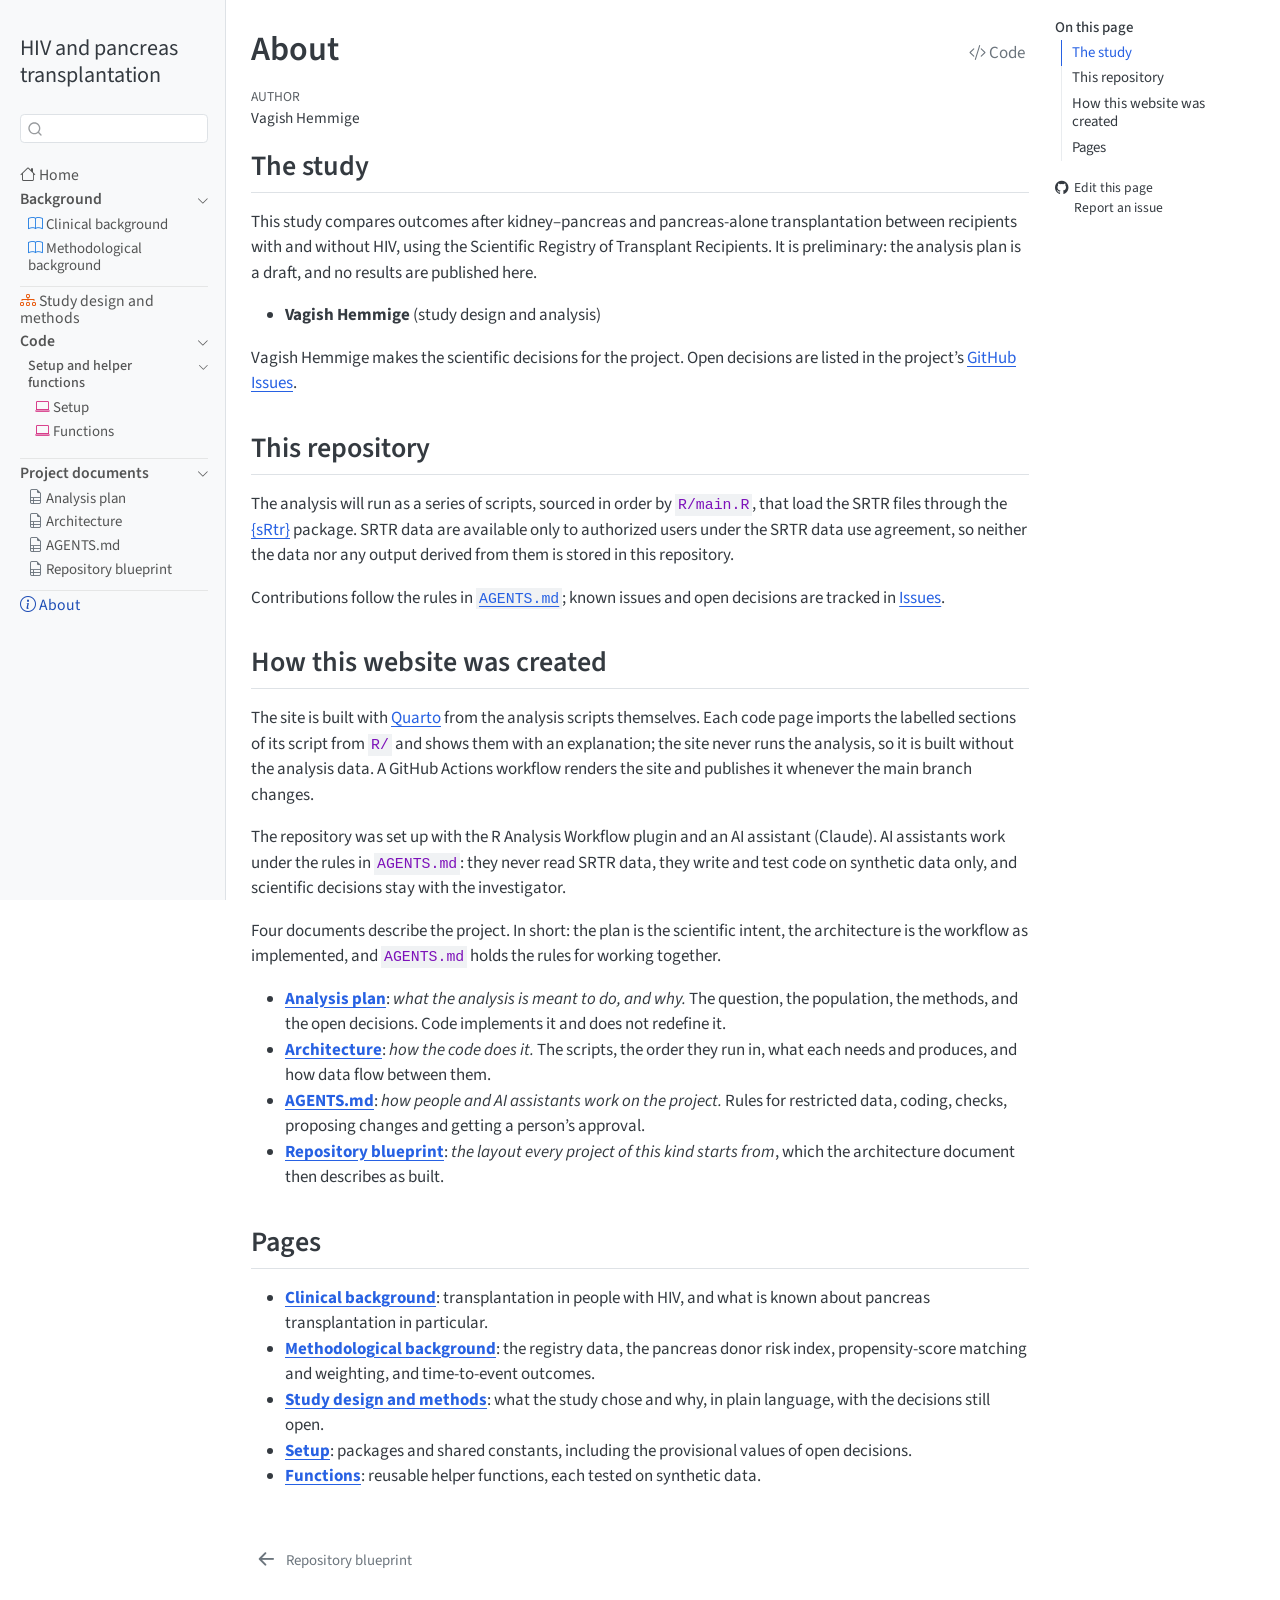
<file: quarto/about.html>
<!DOCTYPE html>
<html xmlns="http://www.w3.org/1999/xhtml" lang="en" xml:lang="en"><head>

<meta charset="utf-8">
<meta name="generator" content="quarto-1.11.9">

<meta name="viewport" content="width=device-width, initial-scale=1.0, user-scalable=yes">

<meta name="author" content="Vagish Hemmige">

<title>About – HIV and pancreas transplantation</title>
<style>
/* Default styles provided by pandoc.
** See https://pandoc.org/MANUAL.html#variables-for-html for config info.
*/
span.smallcaps{font-variant: small-caps;}
div.columns{display: flex; gap: 1.5em;}
div.column{flex: auto;}
@media screen {
div.columns{gap: min(4vw, 1.5em);}
div.column{overflow-x: auto;}
}
div.hanging-indent{margin-left: 1.5em; text-indent: -1.5em;}
ul.task-list{list-style: none;}
ul.task-list li input[type="checkbox"] {
  width: 0.8em;
  margin: 0 0.8em 0.2em -1em; /* quarto-specific, see https://github.com/quarto-dev/quarto-cli/issues/4556 */ 
  vertical-align: middle;
}
/* CSS for syntax highlighting */
html { -webkit-text-size-adjust: 100%; }
pre > code.sourceCode { white-space: pre; position: relative; }
pre > code.sourceCode > span { display: inline-block; line-height: 1.25; }
pre > code.sourceCode > span:empty { height: 1.2em; }
.sourceCode { overflow: visible; }
code.sourceCode > span { color: inherit; text-decoration: inherit; }
div.sourceCode { margin: 1em 0; }
pre.sourceCode { margin: 0; }
@media screen {
div.sourceCode { overflow: auto; }
}
@media print {
pre > code.sourceCode { white-space: pre-wrap; }
pre > code.sourceCode > span { text-indent: -5em; padding-left: 5em; }
}
pre.numberSource code
  { counter-reset: source-line 0; }
pre.numberSource code > span
  { position: relative; left: -4em; counter-increment: source-line; }
pre.numberSource code > span > a:first-child::before
  { content: counter(source-line);
    position: relative; left: -1em; text-align: right; vertical-align: baseline;
    border: none; display: inline-block;
    -webkit-touch-callout: none; -webkit-user-select: none;
    -khtml-user-select: none; -moz-user-select: none;
    -ms-user-select: none; user-select: none;
    padding: 0 4px; width: 4em;
  }
pre.numberSource { margin-left: 3em;  padding-left: 4px; }
div.sourceCode
  {   }
@media screen {
pre > code.sourceCode > span > a:first-child::before { text-decoration: underline; }
}
</style>


<script src="../site_libs/quarto-nav/quarto-nav.js"></script>
<script src="../site_libs/quarto-nav/headroom.min.js"></script>
<script src="../site_libs/clipboard/clipboard.min.js"></script>
<script src="../site_libs/quarto-search/autocomplete.umd.js"></script>
<script src="../site_libs/quarto-search/fuse.min.js"></script>
<script src="../site_libs/quarto-search/quarto-search.js"></script>
<meta name="quarto:offset" content="../">
<link href="../quarto/repository-blueprint.html" rel="prev">
<script src="../site_libs/quarto-html/quarto.js" type="module"></script>
<script src="../site_libs/quarto-html/tabsets/tabsets.js" type="module"></script>
<script src="../site_libs/quarto-html/scrollable-regions/scrollable-regions.js" type="module"></script>
<script src="../site_libs/quarto-html/popper.min.js"></script>
<script src="../site_libs/quarto-html/tippy.umd.min.js"></script>
<script src="../site_libs/quarto-html/anchor.min.js"></script>
<link href="../site_libs/quarto-html/tippy.css" rel="stylesheet">
<link href="../site_libs/quarto-html/quarto-syntax-highlighting-63b5708e65d6cd79cd7618c58d0c21e7.css" rel="stylesheet" id="quarto-text-highlighting-styles">
<script src="../site_libs/bootstrap/bootstrap.min.js"></script>
<link href="../site_libs/bootstrap/bootstrap-icons.css" rel="stylesheet">
<link href="../site_libs/bootstrap/bootstrap-7881209bc2a9289d3bb75d0acd3c394d.min.css" rel="stylesheet" append-hash="true" id="quarto-bootstrap" data-mode="light">
<script id="quarto-search-options" type="application/json">{
  "location": "sidebar",
  "copy-button": false,
  "collapse-after": 3,
  "panel-placement": "start",
  "type": "textbox",
  "limit": 50,
  "keyboard-shortcut": [
    "f",
    "/",
    "s"
  ],
  "show-item-context": false,
  "language": {
    "search-no-results-text": "No results",
    "search-matching-documents-text": "matching documents",
    "search-copy-link-title": "Copy link to search",
    "search-hide-matches-text": "Hide additional matches",
    "search-more-match-text": "more match in this document",
    "search-more-matches-text": "more matches in this document",
    "search-clear-button-title": "Clear",
    "search-text-placeholder": "",
    "search-detached-cancel-button-title": "Cancel",
    "search-submit-button-title": "Submit",
    "search-label": "Search"
  }
}</script>
<style>
div.callout-Rcode.callout {
  border-left-color: #d63384;
}
div.callout-Rcode.callout-style-default > .callout-header {
  background-color: rgba(214, 51, 132, 0.13);
}
div.callout-Rcode .callout-toggle::before {  background-image: url('data:image/svg+xml,<svg xmlns="http://www.w3.org/2000/svg" width="16" height="16" fill="rgb(33, 37, 41)" class="bi bi-chevron-down" viewBox="0 0 16 16"><path fill-rule="evenodd" d="M1.646 4.646a.5.5 0 0 1 .708 0L8 10.293l5.646-5.647a.5.5 0 0 1 .708.708l-6 6a.5.5 0 0 1-.708 0l-6-6a.5.5 0 0 1 0-.708z"/></svg>');}
div.callout-Rcode.callout-style-default .callout-icon::before, div.callout-Rcode.callout-titled .callout-icon::before {
  content: '💻';
  background-image: none;
}
div.callout-Results.callout {
  border-left-color: #198754;
}
div.callout-Results.callout-style-default > .callout-header {
  background-color: rgba(25, 135, 84, 0.13);
}
div.callout-Results .callout-toggle::before {  background-image: url('data:image/svg+xml,<svg xmlns="http://www.w3.org/2000/svg" width="16" height="16" fill="rgb(33, 37, 41)" class="bi bi-chevron-down" viewBox="0 0 16 16"><path fill-rule="evenodd" d="M1.646 4.646a.5.5 0 0 1 .708 0L8 10.293l5.646-5.647a.5.5 0 0 1 .708.708l-6 6a.5.5 0 0 1-.708 0l-6-6a.5.5 0 0 1 0-.708z"/></svg>');}
div.callout-Results.callout-style-default .callout-icon::before, div.callout-Results.callout-titled .callout-icon::before {
  content: '📊';
  background-image: none;
}
div.callout-Pending.callout {
  border-left-color: #f0c400;
}
div.callout-Pending.callout-style-default > .callout-header {
  background-color: rgba(240, 196, 0, 0.13);
}
div.callout-Pending .callout-toggle::before {  background-image: url('data:image/svg+xml,<svg xmlns="http://www.w3.org/2000/svg" width="16" height="16" fill="rgb(33, 37, 41)" class="bi bi-chevron-down" viewBox="0 0 16 16"><path fill-rule="evenodd" d="M1.646 4.646a.5.5 0 0 1 .708 0L8 10.293l5.646-5.647a.5.5 0 0 1 .708.708l-6 6a.5.5 0 0 1-.708 0l-6-6a.5.5 0 0 1 0-.708z"/></svg>');}
div.callout-Pending.callout-style-default .callout-icon::before, div.callout-Pending.callout-titled .callout-icon::before {
  content: '⏳';
  background-image: none;
}
</style>


<link rel="stylesheet" href="../styles.css">
</head>

<body class="nav-sidebar docked quarto-light"><a id="quarto-skip-link" class="visually-hidden-focusable" href="#quarto-document-content">Skip to main content</a>

<div id="quarto-search-results"></div>
  <header id="quarto-header" class="headroom fixed-top">
  <nav class="quarto-secondary-nav" aria-label="Toolbar">
    <div class="container-fluid d-flex">
      <button type="button" class="quarto-btn-toggle btn" data-bs-toggle="collapse" role="button" data-bs-target=".quarto-sidebar-collapse-item" aria-controls="quarto-sidebar" aria-expanded="false" aria-label="Toggle sidebar navigation" onclick="if (window.quartoToggleHeadroom) { window.quartoToggleHeadroom(); }">
        <i class="bi bi-layout-text-sidebar-reverse"></i>
      </button>
        <nav class="quarto-page-breadcrumbs" aria-label="Breadcrumbs"><ol class="breadcrumb"><li class="breadcrumb-item"><a href="../quarto/about.html">About</a></li></ol></nav>
        <a class="flex-grow-1" data-bs-toggle="collapse" data-bs-target=".quarto-sidebar-collapse-item" onclick="if (window.quartoToggleHeadroom) { window.quartoToggleHeadroom(); }">      
        </a>
      <button type="button" class="btn quarto-search-button" aria-label="Search" onclick="window.quartoOpenSearch();">
        <i class="bi bi-search"></i>
      </button>
    </div>
  </nav>
</header>
<!-- content -->
<div id="quarto-content" class="quarto-container page-columns page-rows-contents page-layout-full">
<!-- sidebar -->
  <nav id="quarto-sidebar" class="sidebar collapse collapse-horizontal quarto-sidebar-collapse-item sidebar-navigation docked overflow-auto" aria-label="Site">
    <div class="pt-lg-2 mt-2 text-left sidebar-header">
    <div class="sidebar-title mb-0 py-0">
      <a href="../">HIV and pancreas transplantation</a> 
    </div>
      </div>
        <div class="mt-2 flex-shrink-0 align-items-center">
        <div class="sidebar-search">
        <div id="quarto-search" class="" title="Search"></div>
        </div>
        </div>
    <div class="sidebar-menu-container"> 
    <ul class="list-unstyled mt-1">
        <li class="sidebar-item">
  <div class="sidebar-item-container"> 
  <a href="../index.html" class="sidebar-item-text sidebar-link"><i class="bi bi-house" role="img">
</i> 
 <span class="menu-text">Home</span></a>
  </div>
</li>
        <li class="sidebar-item sidebar-item-section">
      <div class="sidebar-item-container"> 
            <button type="button" class="sidebar-item-text sidebar-item-toggle sidebar-link text-start" data-bs-toggle="collapse" data-bs-target="#quarto-sidebar-section-1" aria-controls="quarto-sidebar-section-1" aria-expanded="true">
 <span class="menu-text" id="quarto-sidebar-section-1-label">Background</span><i class="bi bi-chevron-right" aria-hidden="true"></i></button>
      </div>
      <ul id="quarto-sidebar-section-1" aria-labelledby="quarto-sidebar-section-1-label" class="collapse list-unstyled sidebar-section depth1 show">  
          <li class="sidebar-item">
  <div class="sidebar-item-container"> 
  <a href="../quarto/background.html" class="sidebar-item-text sidebar-link"><i class="bi bi-book" role="img">
</i> 
 <span class="menu-text">Clinical background</span></a>
  </div>
</li>
          <li class="sidebar-item">
  <div class="sidebar-item-container"> 
  <a href="../quarto/methodological_background.html" class="sidebar-item-text sidebar-link"><i class="bi bi-book" role="img">
</i> 
 <span class="menu-text">Methodological background</span></a>
  </div>
</li>
      </ul>
  </li>
        <li class="sidebar-item">
  <div class="sidebar-item-container"> 
  <a href="../quarto/study_methods.html" class="sidebar-item-text sidebar-link"><i class="bi bi-diagram-3" role="img">
</i> 
 <span class="menu-text">Study design and methods</span></a>
  </div>
</li>
        <li class="sidebar-item sidebar-item-section">
      <div class="sidebar-item-container"> 
            <button type="button" class="sidebar-item-text sidebar-item-toggle sidebar-link text-start" data-bs-toggle="collapse" data-bs-target="#quarto-sidebar-section-2" aria-controls="quarto-sidebar-section-2" aria-expanded="true">
 <span class="menu-text" id="quarto-sidebar-section-2-label">Code</span><i class="bi bi-chevron-right" aria-hidden="true"></i></button>
      </div>
      <ul id="quarto-sidebar-section-2" aria-labelledby="quarto-sidebar-section-2-label" class="collapse list-unstyled sidebar-section depth1 show">  
          <li class="sidebar-item sidebar-item-section">
      <div class="sidebar-item-container"> 
            <button type="button" class="sidebar-item-text sidebar-item-toggle sidebar-link text-start" data-bs-toggle="collapse" data-bs-target="#quarto-sidebar-section-3" aria-controls="quarto-sidebar-section-3" aria-expanded="true">
 <span class="menu-text" id="quarto-sidebar-section-3-label">Setup and helper functions</span><i class="bi bi-chevron-right" aria-hidden="true"></i></button>
      </div>
      <ul id="quarto-sidebar-section-3" aria-labelledby="quarto-sidebar-section-3-label" class="collapse list-unstyled sidebar-section depth2 show">  
          <li class="sidebar-item">
  <div class="sidebar-item-container"> 
  <a href="../quarto/setup.html" class="sidebar-item-text sidebar-link"><i class="bi bi-laptop" role="img">
</i> 
 <span class="menu-text">Setup</span></a>
  </div>
</li>
          <li class="sidebar-item">
  <div class="sidebar-item-container"> 
  <a href="../quarto/functions.html" class="sidebar-item-text sidebar-link"><i class="bi bi-laptop" role="img">
</i> 
 <span class="menu-text">Functions</span></a>
  </div>
</li>
      </ul>
  </li>
      </ul>
  </li>
        <li class="sidebar-item sidebar-item-section">
      <div class="sidebar-item-container"> 
            <button type="button" class="sidebar-item-text sidebar-item-toggle sidebar-link text-start" data-bs-toggle="collapse" data-bs-target="#quarto-sidebar-section-4" aria-controls="quarto-sidebar-section-4" aria-expanded="true">
 <span class="menu-text" id="quarto-sidebar-section-4-label">Project documents</span><i class="bi bi-chevron-right" aria-hidden="true"></i></button>
      </div>
      <ul id="quarto-sidebar-section-4" aria-labelledby="quarto-sidebar-section-4-label" class="collapse list-unstyled sidebar-section depth1 show">  
          <li class="sidebar-item">
  <div class="sidebar-item-container"> 
  <a href="../quarto/analysis-plan.html" class="sidebar-item-text sidebar-link"><i class="bi bi-file-earmark-ruled" role="img">
</i> 
 <span class="menu-text">Analysis plan</span></a>
  </div>
</li>
          <li class="sidebar-item">
  <div class="sidebar-item-container"> 
  <a href="../quarto/architecture.html" class="sidebar-item-text sidebar-link"><i class="bi bi-file-earmark-ruled" role="img">
</i> 
 <span class="menu-text">Architecture</span></a>
  </div>
</li>
          <li class="sidebar-item">
  <div class="sidebar-item-container"> 
  <a href="../quarto/agents.html" class="sidebar-item-text sidebar-link"><i class="bi bi-file-earmark-ruled" role="img">
</i> 
 <span class="menu-text">AGENTS.md</span></a>
  </div>
</li>
          <li class="sidebar-item">
  <div class="sidebar-item-container"> 
  <a href="../quarto/repository-blueprint.html" class="sidebar-item-text sidebar-link"><i class="bi bi-file-earmark-ruled" role="img">
</i> 
 <span class="menu-text">Repository blueprint</span></a>
  </div>
</li>
      </ul>
  </li>
        <li class="sidebar-item">
  <div class="sidebar-item-container"> 
  <a href="../quarto/about.html" class="sidebar-item-text sidebar-link active"><i class="bi bi-info-circle" role="img">
</i> 
 <span class="menu-text">About</span></a>
  </div>
</li>
    </ul>
    </div>
</nav>
<div id="quarto-sidebar-glass" class="quarto-sidebar-collapse-item" data-bs-toggle="collapse" data-bs-target=".quarto-sidebar-collapse-item"></div>
<!-- margin-sidebar -->
    <div id="quarto-margin-sidebar" class="sidebar margin-sidebar">
        <nav id="TOC" role="doc-toc" aria-labelledby="toc-title" class="toc-active">
    <h2 id="toc-title">On this page</h2>
   
  <ul>
  <li><a href="#the-study" id="toc-the-study" class="nav-link active" data-scroll-target="#the-study">The study</a></li>
  <li><a href="#this-repository" id="toc-this-repository" class="nav-link" data-scroll-target="#this-repository">This repository</a></li>
  <li><a href="#how-this-website-was-created" id="toc-how-this-website-was-created" class="nav-link" data-scroll-target="#how-this-website-was-created">How this website was created</a></li>
  <li><a href="#pages" id="toc-pages" class="nav-link" data-scroll-target="#pages">Pages</a></li>
  </ul>
<div class="toc-actions"><ul><li><a href="https://github.com/VagishHemmige/HIV-pancreas-2024-srtr/edit/main/quarto/about.qmd" class="toc-action"><i class="bi bi-github"></i>Edit this page</a></li><li><a href="https://github.com/VagishHemmige/HIV-pancreas-2024-srtr/issues/new" class="toc-action"><i class="bi empty"></i>Report an issue</a></li></ul></div></nav>
    </div>
<!-- main -->
<main class="content column-body" id="quarto-document-content" tabindex="-1">

<header id="title-block-header" class="quarto-title-block default">
<div class="quarto-title">
<div class="quarto-title-block"><div><h1 class="title">About</h1><button type="button" class="btn code-tools-button" id="quarto-code-tools-source"><i class="bi"></i> Code</button></div></div>
</div>



<div class="quarto-title-meta column-body">

    <div>
    <div class="quarto-title-meta-heading">Author</div>
    <div class="quarto-title-meta-contents">
             <p>Vagish Hemmige </p>
          </div>
  </div>
    
  
    
  </div>
  


</header>


<section id="the-study" class="level2">
<h2 class="anchored" data-anchor-id="the-study">The study</h2>
<p>This study compares outcomes after kidney–pancreas and pancreas-alone transplantation between recipients with and without HIV, using the Scientific Registry of Transplant Recipients. It is preliminary: the analysis plan is a draft, and no results are published here.</p>
<ul>
<li><strong>Vagish Hemmige</strong> (study design and analysis)</li>
</ul>
<p>Vagish Hemmige makes the scientific decisions for the project. Open decisions are listed in the project’s <a href="https://github.com/VagishHemmige/HIV-pancreas-2024-srtr/issues">GitHub Issues</a>.</p>
</section>
<section id="this-repository" class="level2">
<h2 class="anchored" data-anchor-id="this-repository">This repository</h2>
<p>The analysis will run as a series of scripts, sourced in order by <code>R/main.R</code>, that load the SRTR files through the <a href="https://github.com/VagishHemmige/sRtr">{sRtr}</a> package. SRTR data are available only to authorized users under the SRTR data use agreement, so neither the data nor any output derived from them is stored in this repository.</p>
<p>Contributions follow the rules in <a href="../quarto/agents.html"><code>AGENTS.md</code></a>; known issues and open decisions are tracked in <a href="https://github.com/VagishHemmige/HIV-pancreas-2024-srtr/issues">Issues</a>.</p>
</section>
<section id="how-this-website-was-created" class="level2">
<h2 class="anchored" data-anchor-id="how-this-website-was-created">How this website was created</h2>
<p>The site is built with <a href="https://quarto.org">Quarto</a> from the analysis scripts themselves. Each code page imports the labelled sections of its script from <code>R/</code> and shows them with an explanation; the site never runs the analysis, so it is built without the analysis data. A GitHub Actions workflow renders the site and publishes it whenever the main branch changes.</p>
<p>The repository was set up with the R Analysis Workflow plugin and an AI assistant (Claude). AI assistants work under the rules in <code>AGENTS.md</code>: they never read SRTR data, they write and test code on synthetic data only, and scientific decisions stay with the investigator.</p>
<p>Four documents describe the project. In short: the plan is the scientific intent, the architecture is the workflow as implemented, and <code>AGENTS.md</code> holds the rules for working together.</p>
<ul>
<li><a href="../quarto/analysis-plan.html"><strong>Analysis plan</strong></a>: <em>what the analysis is meant to do, and why.</em> The question, the population, the methods, and the open decisions. Code implements it and does not redefine it.</li>
<li><a href="../quarto/architecture.html"><strong>Architecture</strong></a>: <em>how the code does it.</em> The scripts, the order they run in, what each needs and produces, and how data flow between them.</li>
<li><a href="../quarto/agents.html"><strong>AGENTS.md</strong></a>: <em>how people and AI assistants work on the project.</em> Rules for restricted data, coding, checks, proposing changes and getting a person’s approval.</li>
<li><a href="../quarto/repository-blueprint.html"><strong>Repository blueprint</strong></a>: <em>the layout every project of this kind starts from</em>, which the architecture document then describes as built.</li>
</ul>
</section>
<section id="pages" class="level2">
<h2 class="anchored" data-anchor-id="pages">Pages</h2>
<ul>
<li><a href="../quarto/background.html"><strong>Clinical background</strong></a>: transplantation in people with HIV, and what is known about pancreas transplantation in particular.</li>
<li><a href="../quarto/methodological_background.html"><strong>Methodological background</strong></a>: the registry data, the pancreas donor risk index, propensity-score matching and weighting, and time-to-event outcomes.</li>
<li><a href="../quarto/study_methods.html"><strong>Study design and methods</strong></a>: what the study chose and why, in plain language, with the decisions still open.</li>
<li><a href="../quarto/setup.html"><strong>Setup</strong></a>: packages and shared constants, including the provisional values of open decisions.</li>
<li><a href="../quarto/functions.html"><strong>Functions</strong></a>: reusable helper functions, each tested on synthetic data.</li>
</ul>


<!-- -->

</section>

</main> <!-- /main -->
<script id="quarto-html-after-body" type="application/javascript">
  window.document.addEventListener("DOMContentLoaded", function (event) {
    const icon = "";
    const anchorJS = new window.AnchorJS();
    anchorJS.options = {
      placement: 'right',
      icon: icon
    };
    anchorJS.add('.anchored');
    const isCodeAnnotation = (el) => {
      for (const clz of el.classList) {
        if (clz.startsWith('code-annotation-')) {                     
          return true;
        }
      }
      return false;
    }
    const onCopySuccess = function(e) {
      // button target
      const button = e.trigger;
      // don't keep focus
      button.blur();
      // flash "checked"
      button.classList.add('code-copy-button-checked');
      var currentTitle = button.getAttribute("title");
      button.setAttribute("title", "Copied!");
      let tooltip;
      if (window.bootstrap) {
        button.setAttribute("data-bs-toggle", "tooltip");
        button.setAttribute("data-bs-placement", "left");
        button.setAttribute("data-bs-title", "Copied!");
        tooltip = new bootstrap.Tooltip(button, 
          { trigger: "manual", 
            customClass: "code-copy-button-tooltip",
            offset: [0, -8]});
        tooltip.show();    
      }
      setTimeout(function() {
        if (tooltip) {
          tooltip.hide();
          button.removeAttribute("data-bs-title");
          button.removeAttribute("data-bs-toggle");
          button.removeAttribute("data-bs-placement");
        }
        button.setAttribute("title", currentTitle);
        button.classList.remove('code-copy-button-checked');
      }, 1000);
      // clear code selection
      e.clearSelection();
    }
    const getTextToCopy = function(trigger) {
      const outerScaffold = trigger.parentElement.cloneNode(true);
      const codeEl = outerScaffold.querySelector('code');
      for (const childEl of codeEl.children) {
        if (isCodeAnnotation(childEl)) {
          childEl.remove();
        }
      }
      return codeEl.innerText;
    }
    const clipboard = new window.ClipboardJS('.code-copy-button:not([data-in-quarto-modal])', {
      text: getTextToCopy
    });
    clipboard.on('success', onCopySuccess);
    if (window.document.getElementById('quarto-embedded-source-code-modal')) {
      const clipboardModal = new window.ClipboardJS('.code-copy-button[data-in-quarto-modal]', {
        text: getTextToCopy,
        container: window.document.getElementById('quarto-embedded-source-code-modal')
      });
      clipboardModal.on('success', onCopySuccess);
    }
    const viewSource = window.document.getElementById('quarto-view-source') ||
                       window.document.getElementById('quarto-code-tools-source');
    if (viewSource) {
      const sourceUrl = viewSource.getAttribute("data-quarto-source-url");
      viewSource.addEventListener("click", function(e) {
        if (sourceUrl) {
          // rstudio viewer pane
          if (/\bcapabilities=\b/.test(window.location)) {
            window.open(sourceUrl);
          } else {
            window.location.href = sourceUrl;
          }
        } else {
          const modal = new bootstrap.Modal(document.getElementById('quarto-embedded-source-code-modal'));
          modal.show();
        }
        return false;
      });
    }
    function toggleCodeHandler(show) {
      return function(e) {
        const cellDetails = window.document.querySelectorAll(".cell details.code-fold");
        for (let i=0; i<cellDetails.length; i++) {
          const details = cellDetails[i];
          if (show) {
            details.open = true;
          } else {
            details.removeAttribute("open");
          }
        }
        const cellCodeDivs = window.document.querySelectorAll(".cell div.sourceCode.cell-code");
        const fromCls = show ? "hidden" : "unhidden";
        const toCls = show ? "unhidden" : "hidden";
        for (let i=0; i<cellCodeDivs.length; i++) {
          const codeDiv = cellCodeDivs[i];
          if (codeDiv.classList.contains(fromCls)) {
            codeDiv.classList.remove(fromCls);
            codeDiv.classList.add(toCls);
          } 
        }
        return false;
      }
    }
    const hideAllCode = window.document.getElementById("quarto-hide-all-code");
    if (hideAllCode) {
      hideAllCode.addEventListener("click", toggleCodeHandler(false));
    }
    const showAllCode = window.document.getElementById("quarto-show-all-code");
    if (showAllCode) {
      showAllCode.addEventListener("click", toggleCodeHandler(true));
    }
      var localhostRegex = new RegExp(/^(?:http|https):\/\/localhost\:?[0-9]*\//);
      var mailtoRegex = new RegExp(/^mailto:/);
        var filterRegex = new RegExp("https:\/\/vagishhemmige\.github\.io\/HIV-pancreas-2024-srtr");
      var isInternal = (href) => {
          return filterRegex.test(href) || localhostRegex.test(href) || mailtoRegex.test(href);
      }
      // Inspect non-navigation links and adorn them if external
      window.quartoDecorateExternalLinks = function (root) {
     var links = (root || window.document).querySelectorAll('a[href]:not(.nav-link):not(.navbar-brand):not(.toc-action):not(.sidebar-link):not(.sidebar-item-toggle):not(.pagination-link):not(.no-external):not([aria-hidden]):not(.dropdown-item):not(.quarto-navigation-tool):not(.about-link)');
      for (var i=0; i<links.length; i++) {
        const link = links[i];
        if (!isInternal(link.href)) {
          // undo the damage that might have been done by quarto-nav.js in the case of
          // links that we want to consider external
          if (link.dataset.originalHref !== undefined) {
            link.href = link.dataset.originalHref;
          }
          if (!link.classList.contains('no-external-icon')) {
          }
        }
      }
      };
      window.quartoDecorateExternalLinks(window.document);
    // Esc closes the popup (WCAG 1.4.13) and focus leaving both trigger and
    // popup closes it (WCAG 2.4.11); tippy handles neither for interactive popups.
    const hideOnEscAndFocusOut = {
      name: 'hideOnEscAndFocusOut',
      defaultValue: true,
      fn(instance) {
        const dismiss = () => {
          // A show scheduled by the trigger delay would otherwise reopen it
          instance.clearDelayTimeouts();
          instance.hide();
        };
        const onKeyDown = (event) => {
          if (event.key !== 'Escape') {
            return;
          }
          // Keep Esc from also reaching page handlers (e.g. reveal.js overview),
          // except an open reveal.js slide menu, which Esc should close too.
          // The menu handles keys only when its keyboard option is on.
          const menuHandlesEsc = window.Reveal?.getPlugin?.('menu')?.isOpen() &&
            window.Reveal.getConfig().menu?.keyboard !== false;
          if (!menuHandlesEsc) {
            event.stopPropagation();
          }
          if (instance.popper.contains(window.document.activeElement)) {
            // Disabled while refocusing so the focus trigger does not reopen it
            instance.disable();
            instance.reference.focus();
            instance.enable();
          }
          dismiss();
        };
        const onFocusOut = (event) => {
          const target = event.relatedTarget;
          if (target && !instance.reference.contains(target) &&
              !instance.popper.contains(target)) {
            dismiss();
          }
        };
        // On the trigger too: a click trigger (code-annotations: select) has no
        // blur handling. Attached for the instance's lifetime so leaving the
        // trigger also cancels a show still pending on the trigger delay.
        instance.reference.addEventListener('focusout', onFocusOut);
        return {
          onShow() {
            window.document.addEventListener('keydown', onKeyDown, true);
            instance.popper.addEventListener('focusout', onFocusOut);
          },
          onHide() {
            window.document.removeEventListener('keydown', onKeyDown, true);
            instance.popper.removeEventListener('focusout', onFocusOut);
          },
          onDestroy() {
            instance.reference.removeEventListener('focusout', onFocusOut);
          },
        };
      },
    };
    function tippyHover(el, contentFn, onTriggerFn, onUntriggerFn) {
      const config = {
        allowHTML: true,
        maxWidth: 500,
        delay: 100,
        arrow: false,
        appendTo: function(el) {
            return el.parentElement;
        },
        interactive: true,
        interactiveBorder: 10,
        theme: 'quarto',
        placement: 'bottom-start',
        plugins: [hideOnEscAndFocusOut],
      };
      if (contentFn) {
        config.content = contentFn;
      }
      if (onTriggerFn) {
        config.onTrigger = onTriggerFn;
      }
      if (onUntriggerFn) {
        config.onUntrigger = onUntriggerFn;
      }
      window.tippy(el, config); 
    }
    const noterefs = window.document.querySelectorAll('a[role="doc-noteref"]');
    for (var i=0; i<noterefs.length; i++) {
      const ref = noterefs[i];
      tippyHover(ref, function() {
        // use id or data attribute instead here
        let href = ref.getAttribute('data-footnote-href') || ref.getAttribute('href');
        try { href = new URL(href).hash; } catch {}
        const id = href.replace(/^#\/?/, "");
        const note = window.document.getElementById(id);
        if (note) {
          return note.innerHTML;
        } else {
          return "";
        }
      });
    }
    const xrefs = window.document.querySelectorAll('a.quarto-xref');
    const processXRef = (id, note) => {
      // Strip column container classes
      const stripColumnClz = (el) => {
        el.classList.remove("page-full", "page-columns");
        if (el.children) {
          for (const child of el.children) {
            stripColumnClz(child);
          }
        }
      }
      stripColumnClz(note)
      if (id === null || id.startsWith('sec-')) {
        // Special case sections, only their first couple elements
        const container = document.createElement("div");
        if (note.children && note.children.length > 2) {
          container.appendChild(note.children[0].cloneNode(true));
          for (let i = 1; i < note.children.length; i++) {
            const child = note.children[i];
            if (child.tagName === "P" && child.innerText === "") {
              continue;
            } else {
              container.appendChild(child.cloneNode(true));
              break;
            }
          }
          if (window.Quarto?.typesetMath) {
            window.Quarto.typesetMath(container);
          }
          return container.innerHTML
        } else {
          if (window.Quarto?.typesetMath) {
            window.Quarto.typesetMath(note);
          }
          return note.innerHTML;
        }
      } else {
        // Remove any anchor links if they are present
        const anchorLink = note.querySelector('a.anchorjs-link');
        if (anchorLink) {
          anchorLink.remove();
        }
        if (window.Quarto?.typesetMath) {
          window.Quarto.typesetMath(note);
        }
        if (note.classList.contains("callout")) {
          return note.outerHTML;
        } else {
          return note.innerHTML;
        }
      }
    }
    for (var i=0; i<xrefs.length; i++) {
      const xref = xrefs[i];
      tippyHover(xref, undefined, function(instance) {
        instance.disable();
        let url = xref.getAttribute('href');
        let hash = undefined; 
        if (url.startsWith('#')) {
          hash = url;
        } else {
          try { hash = new URL(url).hash; } catch {}
        }
        if (hash) {
          const id = hash.replace(/^#\/?/, "");
          const note = window.document.getElementById(id);
          if (note !== null) {
            try {
              const html = processXRef(id, note.cloneNode(true));
              instance.setContent(html);
            } finally {
              instance.enable();
              instance.show();
            }
          } else {
            // See if we can fetch this
            fetch(url.split('#')[0])
            .then(res => res.text())
            .then(html => {
              const parser = new DOMParser();
              const htmlDoc = parser.parseFromString(html, "text/html");
              const note = htmlDoc.getElementById(id);
              if (note !== null) {
                const html = processXRef(id, note);
                instance.setContent(html);
              } 
            }).finally(() => {
              instance.enable();
              instance.show();
            });
          }
        } else {
          // See if we can fetch a full url (with no hash to target)
          // This is a special case and we should probably do some content thinning / targeting
          fetch(url)
          .then(res => res.text())
          .then(html => {
            const parser = new DOMParser();
            const htmlDoc = parser.parseFromString(html, "text/html");
            const note = htmlDoc.querySelector('main.content');
            if (note !== null) {
              // This should only happen for chapter cross references
              // (since there is no id in the URL)
              // remove the first header
              if (note.children.length > 0 && note.children[0].tagName === "HEADER") {
                note.children[0].remove();
              }
              const html = processXRef(null, note);
              instance.setContent(html);
            } 
          }).finally(() => {
            instance.enable();
            instance.show();
          });
        }
      }, function(instance) {
      });
    }
        let selectedAnnoteEl;
        const selectorForAnnotation = ( cell, annotation) => {
          let cellAttr = 'data-code-cell="' + cell + '"';
          let lineAttr = 'data-code-annotation="' +  annotation + '"';
          const selector = 'span[' + cellAttr + '][' + lineAttr + ']';
          return selector;
        }
        const selectCodeLines = (annoteEl) => {
          const doc = window.document;
          const targetCell = annoteEl.getAttribute("data-target-cell");
          const targetAnnotation = annoteEl.getAttribute("data-target-annotation");
          const annoteSpan = window.document.querySelector(selectorForAnnotation(targetCell, targetAnnotation));
          const lines = annoteSpan.getAttribute("data-code-lines").split(",");
          const lineIds = lines.map((line) => {
            return targetCell + "-" + line;
          })
          // Each band is positioned against its own containing block, which is
          // not the offsetParent of the lines, so place it from client rects.
          const placeBand = (band, firstEl, lastEl, codeBlock) => {
            const container = band.offsetParent;
            if (container === null) {
              return;
            }
            const containerRect = container.getBoundingClientRect();
            // Reveal.js scales slides with a transform, so convert client
            // pixels back to the CSS pixels of the container.
            const scale = containerRect.height / container.offsetHeight || 1;
            const firstRect = firstEl.getBoundingClientRect();
            const lastRect = lastEl.getBoundingClientRect();
            const top = (firstRect.top - containerRect.top) / scale - container.clientTop + container.scrollTop;
            const height = (lastRect.bottom - firstRect.top) / scale;
            band.style.top = top - 2 + "px";
            band.style.height = height + 4 + "px";
            if (codeBlock) {
              // Without the copy button wrapper, the containing block is wider
              // than the code block, so span the code block explicitly.
              const blockRect = codeBlock.getBoundingClientRect();
              band.style.left = (blockRect.left - containerRect.left) / scale - container.clientLeft + container.scrollLeft + "px";
              band.style.width = blockRect.width / scale + "px";
            }
          };
          if (lineIds.length > 0) {
            const el = window.document.getElementById(lineIds[0]);
            const lastEl = window.document.getElementById(lineIds[lineIds.length - 1]);
            const parent = el.parentElement.parentElement;
            // cook up a div (if necessary) and position it
            let div = window.document.getElementById("code-annotation-line-highlight");
            if (div === null) {
              div = window.document.createElement("div");
              div.setAttribute("id", "code-annotation-line-highlight");
              div.style.position = 'absolute';
              parent.appendChild(div);
            }
            placeBand(div, el, lastEl, parent.closest("div.sourceCode") || parent);
            let gutterDiv = window.document.getElementById("code-annotation-line-highlight-gutter");
            if (gutterDiv === null) {
              gutterDiv = window.document.createElement("div");
              gutterDiv.setAttribute("id", "code-annotation-line-highlight-gutter");
              gutterDiv.style.position = 'absolute';
              const codeCell = window.document.getElementById(targetCell);
              const gutter = codeCell.querySelector('.code-annotation-gutter');
              gutter.appendChild(gutterDiv);
            }
            placeBand(gutterDiv, el, lastEl);
            selectedAnnoteEl = annoteEl;
          }
        };
        const unselectCodeLines = () => {
          const elementsIds = ["code-annotation-line-highlight", "code-annotation-line-highlight-gutter"];
          elementsIds.forEach((elId) => {
            const div = window.document.getElementById(elId);
            if (div) {
              div.remove();
            }
          });
          selectedAnnoteEl = undefined;
        };
          // Handle positioning of the toggle
      window.addEventListener(
        "resize",
        throttle(() => {
          elRect = undefined;
          if (selectedAnnoteEl) {
            selectCodeLines(selectedAnnoteEl);
          }
        }, 10)
      );
      function throttle(fn, ms) {
      let throttle = false;
      let timer;
        return (...args) => {
          if(!throttle) { // first call gets through
              fn.apply(this, args);
              throttle = true;
          } else { // all the others get throttled
              if(timer) clearTimeout(timer); // cancel #2
              timer = setTimeout(() => {
                fn.apply(this, args);
                timer = throttle = false;
              }, ms);
          }
        };
      }
        // Attach click handler to the DT
        const annoteDls = window.document.querySelectorAll('dt[data-target-cell]');
        for (const annoteDlNode of annoteDls) {
          annoteDlNode.addEventListener('click', (event) => {
            const clickedEl = event.target;
            if (clickedEl !== selectedAnnoteEl) {
              unselectCodeLines();
              const activeEl = window.document.querySelector('dt[data-target-cell].code-annotation-active');
              if (activeEl) {
                activeEl.classList.remove('code-annotation-active');
              }
              selectCodeLines(clickedEl);
              clickedEl.classList.add('code-annotation-active');
            } else {
              // Unselect the line
              unselectCodeLines();
              clickedEl.classList.remove('code-annotation-active');
            }
          });
        }
    const findCites = (el) => {
      const parentEl = el.parentElement;
      if (parentEl) {
        const cites = parentEl.dataset.cites;
        if (cites) {
          return {
            el,
            cites: cites.split(' ')
          };
        } else {
          return findCites(el.parentElement)
        }
      } else {
        return undefined;
      }
    };
    var bibliorefs = window.document.querySelectorAll('a[role="doc-biblioref"]');
    for (var i=0; i<bibliorefs.length; i++) {
      const ref = bibliorefs[i];
      const citeInfo = findCites(ref);
      if (citeInfo) {
        tippyHover(citeInfo.el, function() {
          var popup = window.document.createElement('div');
          citeInfo.cites.forEach(function(cite) {
            var citeDiv = window.document.createElement('div');
            citeDiv.classList.add('hanging-indent');
            citeDiv.classList.add('csl-entry');
            var biblioDiv = window.document.getElementById('ref-' + cite);
            if (biblioDiv) {
              citeDiv.innerHTML = biblioDiv.innerHTML;
            }
            popup.appendChild(citeDiv);
          });
          return popup.innerHTML;
        });
      }
    }
  });
  </script>
  <script type="application/javascript">
  window.quartoScrollableRegionsLabels = {"code":"Scrollable code","output":"Scrollable output"};
  </script>
<nav class="page-navigation column-body" aria-label="Page">
  <div class="nav-page nav-page-previous">
      <a href="../quarto/repository-blueprint.html" class="pagination-link" aria-label="Repository blueprint">
        <i class="bi bi-arrow-left-short"></i> <span class="nav-page-text">Repository blueprint</span>
      </a>          
  </div>
  <div class="nav-page nav-page-next">
  </div>
</nav><div class="modal fade" id="quarto-embedded-source-code-modal" tabindex="-1" aria-labelledby="quarto-embedded-source-code-modal-label" aria-hidden="true"><div class="modal-dialog modal-dialog-scrollable"><div class="modal-content"><div class="modal-header"><h5 class="modal-title" id="quarto-embedded-source-code-modal-label">Source Code</h5><button class="btn-close" data-bs-dismiss="modal"></button></div><div class="modal-body"><div class="">
<div class="code-copy-outer-scaffold"><div class="sourceCode" id="cb1" data-shortcodes="false"><pre class="sourceCode markdown code-with-copy"><code class="sourceCode markdown"><span id="cb1-1"><a href="#cb1-1" aria-hidden="true" tabindex="-1"></a><span class="co">---</span></span>
<span id="cb1-2"><a href="#cb1-2" aria-hidden="true" tabindex="-1"></a><span class="an">title:</span><span class="co"> "About"</span></span>
<span id="cb1-3"><a href="#cb1-3" aria-hidden="true" tabindex="-1"></a><span class="an">format:</span><span class="co"> html</span></span>
<span id="cb1-4"><a href="#cb1-4" aria-hidden="true" tabindex="-1"></a><span class="co">---</span></span>
<span id="cb1-5"><a href="#cb1-5" aria-hidden="true" tabindex="-1"></a></span>
<span id="cb1-6"><a href="#cb1-6" aria-hidden="true" tabindex="-1"></a><span class="fu">## The study</span></span>
<span id="cb1-7"><a href="#cb1-7" aria-hidden="true" tabindex="-1"></a></span>
<span id="cb1-8"><a href="#cb1-8" aria-hidden="true" tabindex="-1"></a>This study compares outcomes after kidney–pancreas and pancreas-alone transplantation between recipients with and without HIV, using the Scientific Registry of Transplant Recipients. It is preliminary: the analysis plan is a draft, and no results are published here.</span>
<span id="cb1-9"><a href="#cb1-9" aria-hidden="true" tabindex="-1"></a></span>
<span id="cb1-10"><a href="#cb1-10" aria-hidden="true" tabindex="-1"></a><span class="ss">-   </span>**Vagish Hemmige** (study design and analysis)</span>
<span id="cb1-11"><a href="#cb1-11" aria-hidden="true" tabindex="-1"></a></span>
<span id="cb1-12"><a href="#cb1-12" aria-hidden="true" tabindex="-1"></a>Vagish Hemmige makes the scientific decisions for the project. Open decisions are listed in the project's <span class="co">[</span><span class="ot">GitHub Issues</span><span class="co">](https://github.com/VagishHemmige/HIV-pancreas-2024-srtr/issues)</span>.</span>
<span id="cb1-13"><a href="#cb1-13" aria-hidden="true" tabindex="-1"></a></span>
<span id="cb1-14"><a href="#cb1-14" aria-hidden="true" tabindex="-1"></a><span class="fu">## This repository</span></span>
<span id="cb1-15"><a href="#cb1-15" aria-hidden="true" tabindex="-1"></a></span>
<span id="cb1-16"><a href="#cb1-16" aria-hidden="true" tabindex="-1"></a>The analysis will run as a series of scripts, sourced in order by <span class="in">`R/main.R`</span>, that load the SRTR files through the <span class="co">[</span><span class="ot">{sRtr}</span><span class="co">](https://github.com/VagishHemmige/sRtr)</span> package. SRTR data are available only to authorized users under the SRTR data use agreement, so neither the data nor any output derived from them is stored in this repository.</span>
<span id="cb1-17"><a href="#cb1-17" aria-hidden="true" tabindex="-1"></a></span>
<span id="cb1-18"><a href="#cb1-18" aria-hidden="true" tabindex="-1"></a>Contributions follow the rules in <span class="co">[</span><span class="ot">`AGENTS.md`</span><span class="co">](agents.qmd)</span>; known issues and open decisions are tracked in <span class="co">[</span><span class="ot">Issues</span><span class="co">](https://github.com/VagishHemmige/HIV-pancreas-2024-srtr/issues)</span>.</span>
<span id="cb1-19"><a href="#cb1-19" aria-hidden="true" tabindex="-1"></a></span>
<span id="cb1-20"><a href="#cb1-20" aria-hidden="true" tabindex="-1"></a><span class="fu">## How this website was created</span></span>
<span id="cb1-21"><a href="#cb1-21" aria-hidden="true" tabindex="-1"></a></span>
<span id="cb1-22"><a href="#cb1-22" aria-hidden="true" tabindex="-1"></a>The site is built with <span class="co">[</span><span class="ot">Quarto</span><span class="co">](https://quarto.org)</span> from the analysis scripts themselves. Each code page imports the labelled sections of its script from <span class="in">`R/`</span> and shows them with an explanation; the site never runs the analysis, so it is built without the analysis data. A GitHub Actions workflow renders the site and publishes it whenever the main branch changes.</span>
<span id="cb1-23"><a href="#cb1-23" aria-hidden="true" tabindex="-1"></a></span>
<span id="cb1-24"><a href="#cb1-24" aria-hidden="true" tabindex="-1"></a>The repository was set up with the R Analysis Workflow plugin and an AI assistant (Claude). AI assistants work under the rules in <span class="in">`AGENTS.md`</span>: they never read SRTR data, they write and test code on synthetic data only, and scientific decisions stay with the investigator.</span>
<span id="cb1-25"><a href="#cb1-25" aria-hidden="true" tabindex="-1"></a></span>
<span id="cb1-26"><a href="#cb1-26" aria-hidden="true" tabindex="-1"></a>Four documents describe the project. In short: the plan is the scientific intent, the architecture is the workflow as implemented, and <span class="in">`AGENTS.md`</span> holds the rules for working together.</span>
<span id="cb1-27"><a href="#cb1-27" aria-hidden="true" tabindex="-1"></a></span>
<span id="cb1-28"><a href="#cb1-28" aria-hidden="true" tabindex="-1"></a><span class="ss">-   </span><span class="co">[</span><span class="ot">**Analysis plan**</span><span class="co">](analysis-plan.qmd)</span>: *what the analysis is meant to do, and why.* The question, the population, the methods, and the open decisions. Code implements it and does not redefine it.</span>
<span id="cb1-29"><a href="#cb1-29" aria-hidden="true" tabindex="-1"></a><span class="ss">-   </span><span class="co">[</span><span class="ot">**Architecture**</span><span class="co">](architecture.qmd)</span>: *how the code does it.* The scripts, the order they run in, what each needs and produces, and how data flow between them.</span>
<span id="cb1-30"><a href="#cb1-30" aria-hidden="true" tabindex="-1"></a><span class="ss">-   </span><span class="co">[</span><span class="ot">**AGENTS.md**</span><span class="co">](agents.qmd)</span>: *how people and AI assistants work on the project.* Rules for restricted data, coding, checks, proposing changes and getting a person's approval.</span>
<span id="cb1-31"><a href="#cb1-31" aria-hidden="true" tabindex="-1"></a><span class="ss">-   </span><span class="co">[</span><span class="ot">**Repository blueprint**</span><span class="co">](repository-blueprint.qmd)</span>: *the layout every project of this kind starts from*, which the architecture document then describes as built.</span>
<span id="cb1-32"><a href="#cb1-32" aria-hidden="true" tabindex="-1"></a></span>
<span id="cb1-33"><a href="#cb1-33" aria-hidden="true" tabindex="-1"></a><span class="fu">## Pages</span></span>
<span id="cb1-34"><a href="#cb1-34" aria-hidden="true" tabindex="-1"></a></span>
<span id="cb1-35"><a href="#cb1-35" aria-hidden="true" tabindex="-1"></a><span class="ss">-   </span><span class="co">[</span><span class="ot">**Clinical background**</span><span class="co">](background.qmd)</span>: transplantation in people with HIV, and what is known about pancreas transplantation in particular.</span>
<span id="cb1-36"><a href="#cb1-36" aria-hidden="true" tabindex="-1"></a><span class="ss">-   </span><span class="co">[</span><span class="ot">**Methodological background**</span><span class="co">](methodological_background.qmd)</span>: the registry data, the pancreas donor risk index, propensity-score matching and weighting, and time-to-event outcomes.</span>
<span id="cb1-37"><a href="#cb1-37" aria-hidden="true" tabindex="-1"></a><span class="ss">-   </span><span class="co">[</span><span class="ot">**Study design and methods**</span><span class="co">](study_methods.qmd)</span>: what the study chose and why, in plain language, with the decisions still open.</span>
<span id="cb1-38"><a href="#cb1-38" aria-hidden="true" tabindex="-1"></a><span class="ss">-   </span><span class="co">[</span><span class="ot">**Setup**</span><span class="co">](setup.qmd)</span>: packages and shared constants, including the provisional values of open decisions.</span>
<span id="cb1-39"><a href="#cb1-39" aria-hidden="true" tabindex="-1"></a><span class="ss">-   </span><span class="co">[</span><span class="ot">**Functions**</span><span class="co">](functions.qmd)</span>: reusable helper functions, each tested on synthetic data.</span></code></pre></div><button title="Copy to Clipboard" class="code-copy-button" data-in-quarto-modal=""><i class="bi"></i></button></div>
</div></div></div></div></div>
</div> <!-- /content -->




<footer class="footer"><div class="nav-footer"><div class="nav-footer-center"><div class="toc-actions d-sm-block d-md-none"><ul><li><a href="https://github.com/VagishHemmige/HIV-pancreas-2024-srtr/edit/main/quarto/about.qmd" class="toc-action"><i class="bi bi-github"></i>Edit this page</a></li><li><a href="https://github.com/VagishHemmige/HIV-pancreas-2024-srtr/issues/new" class="toc-action"><i class="bi empty"></i>Report an issue</a></li></ul></div></div></div></footer></body></html>
</file>
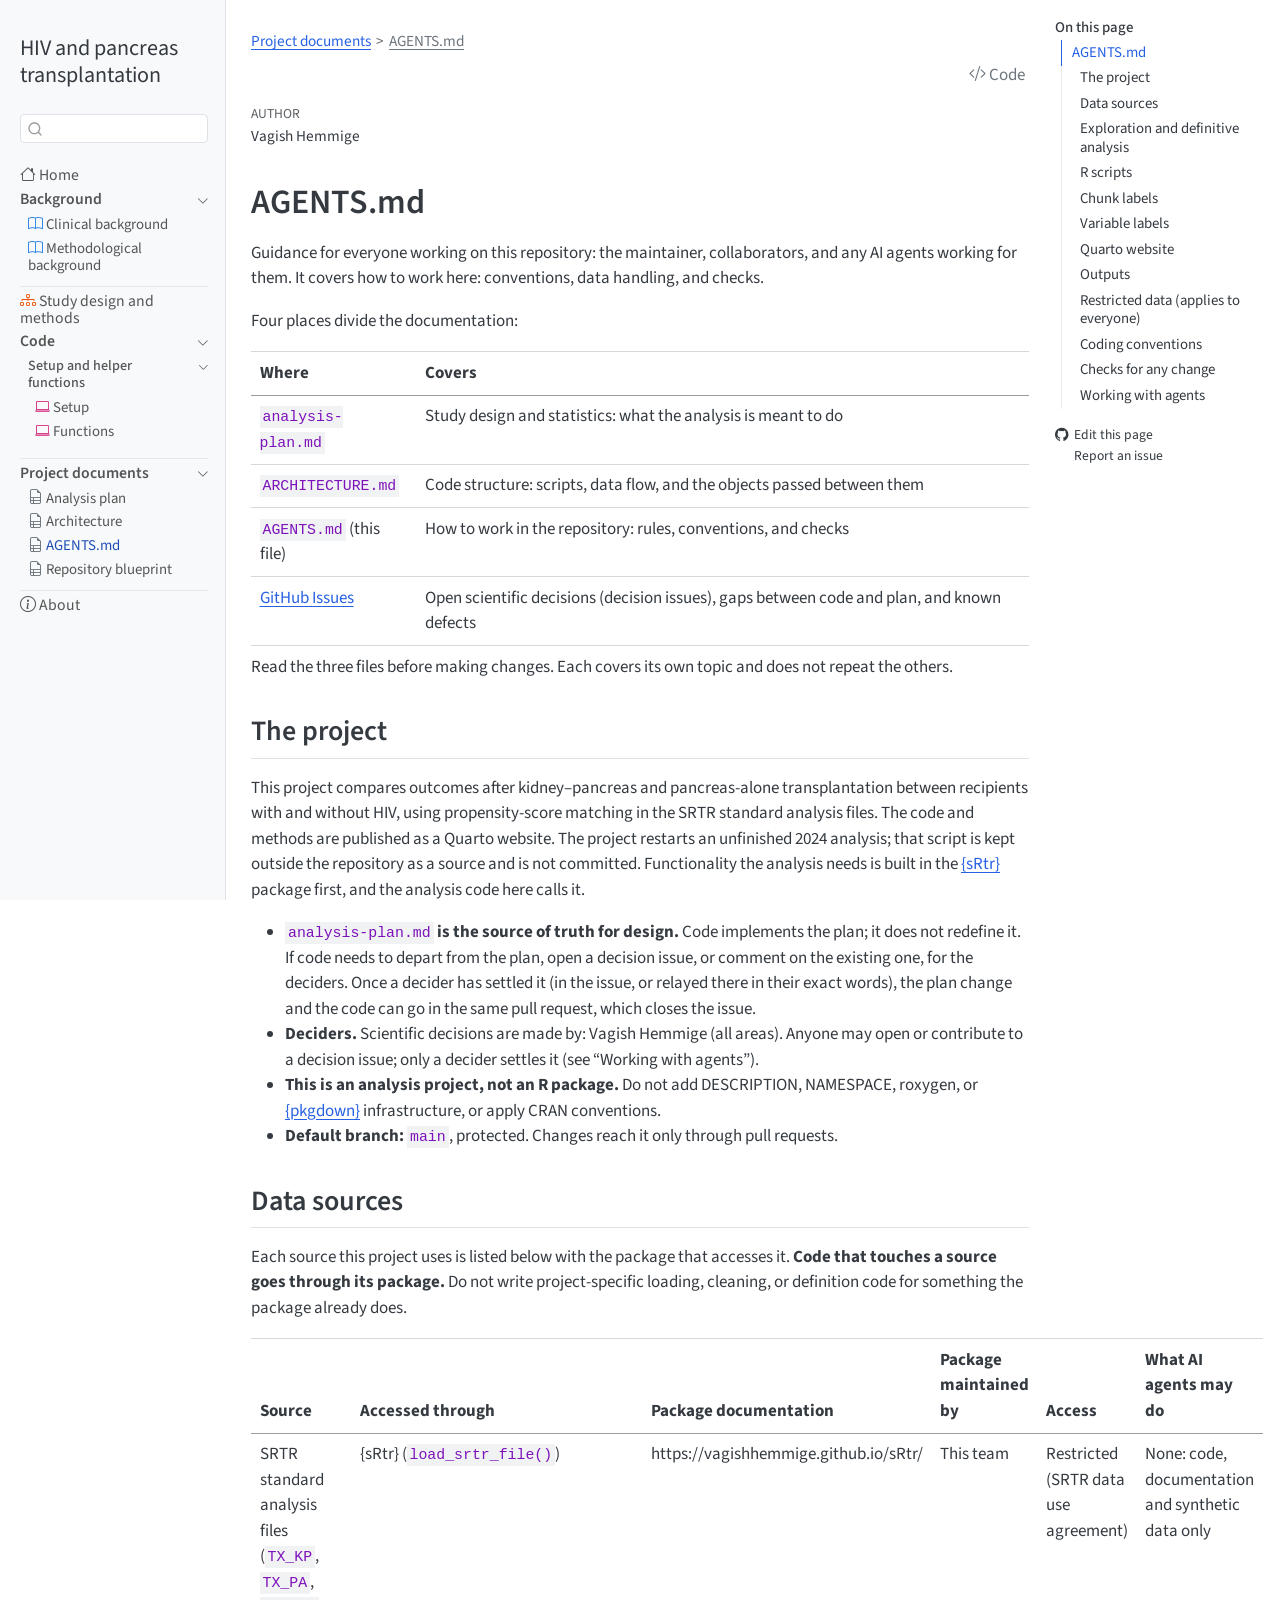
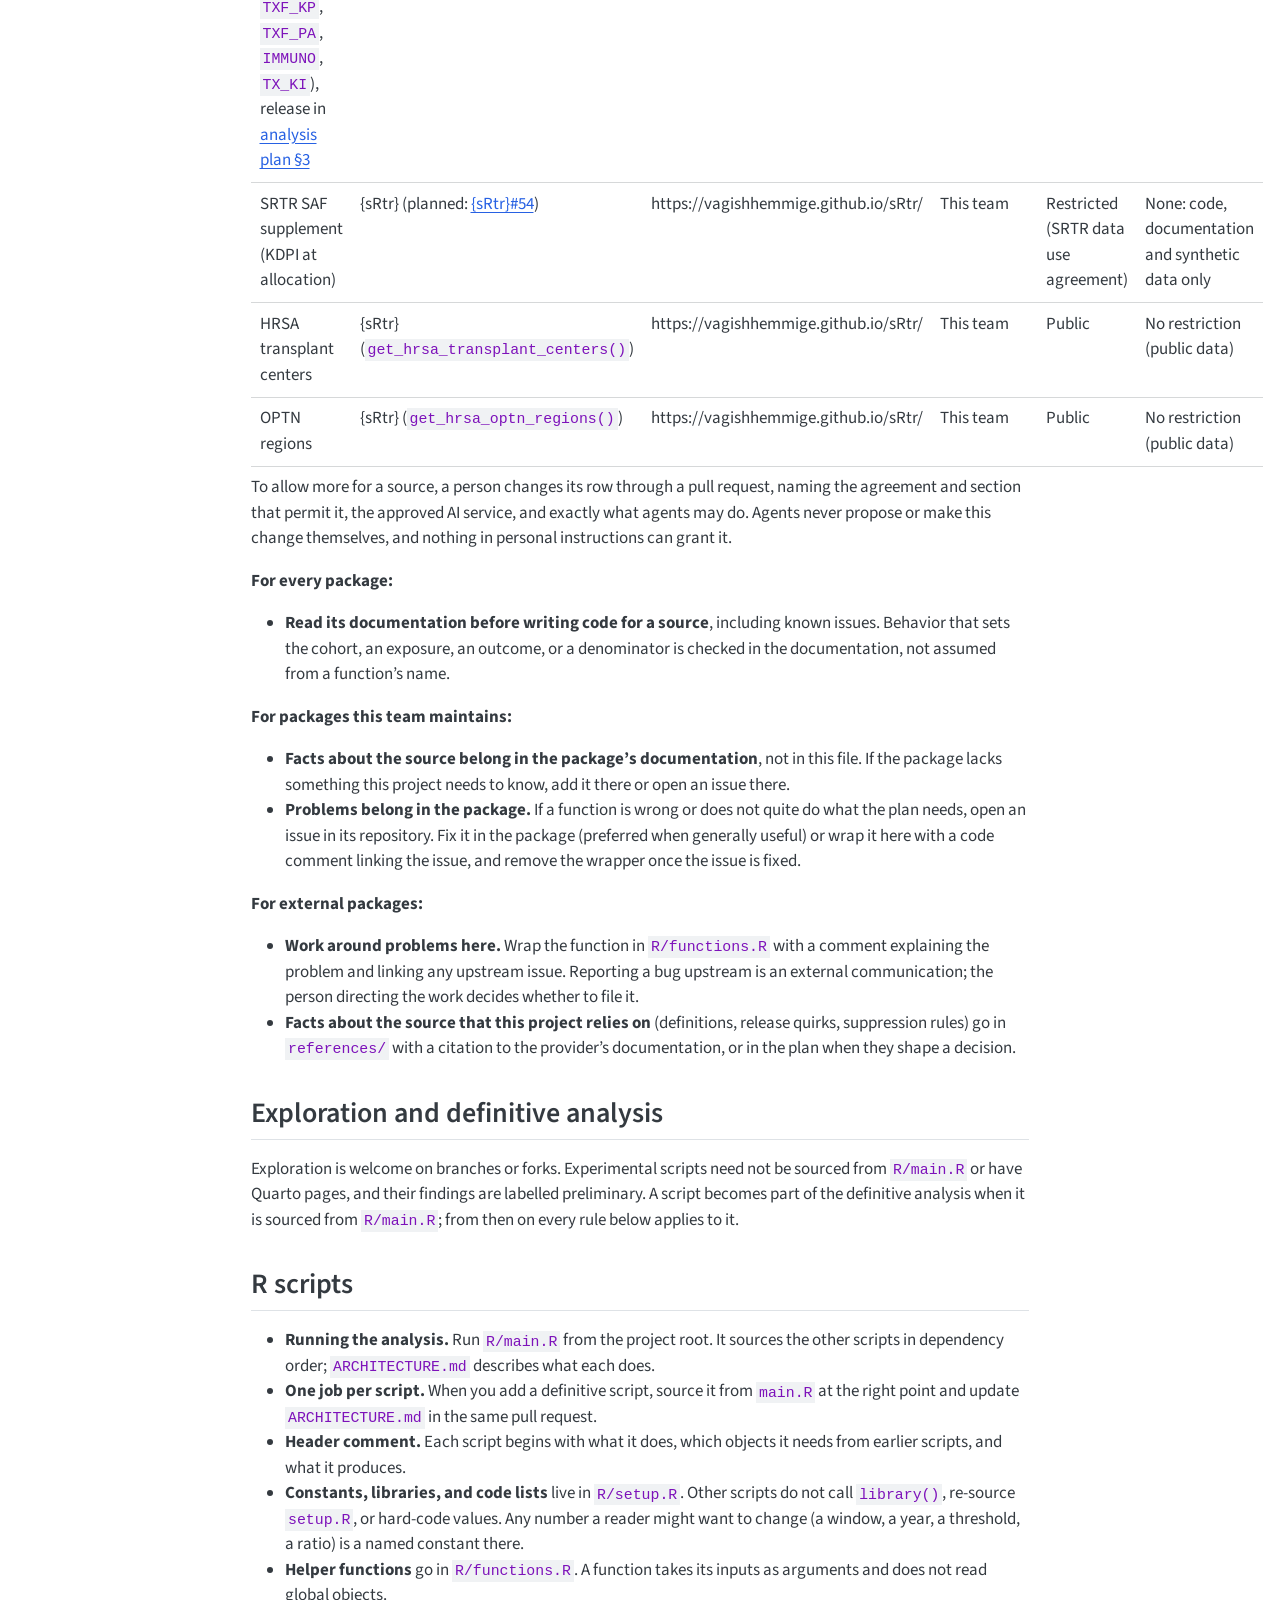
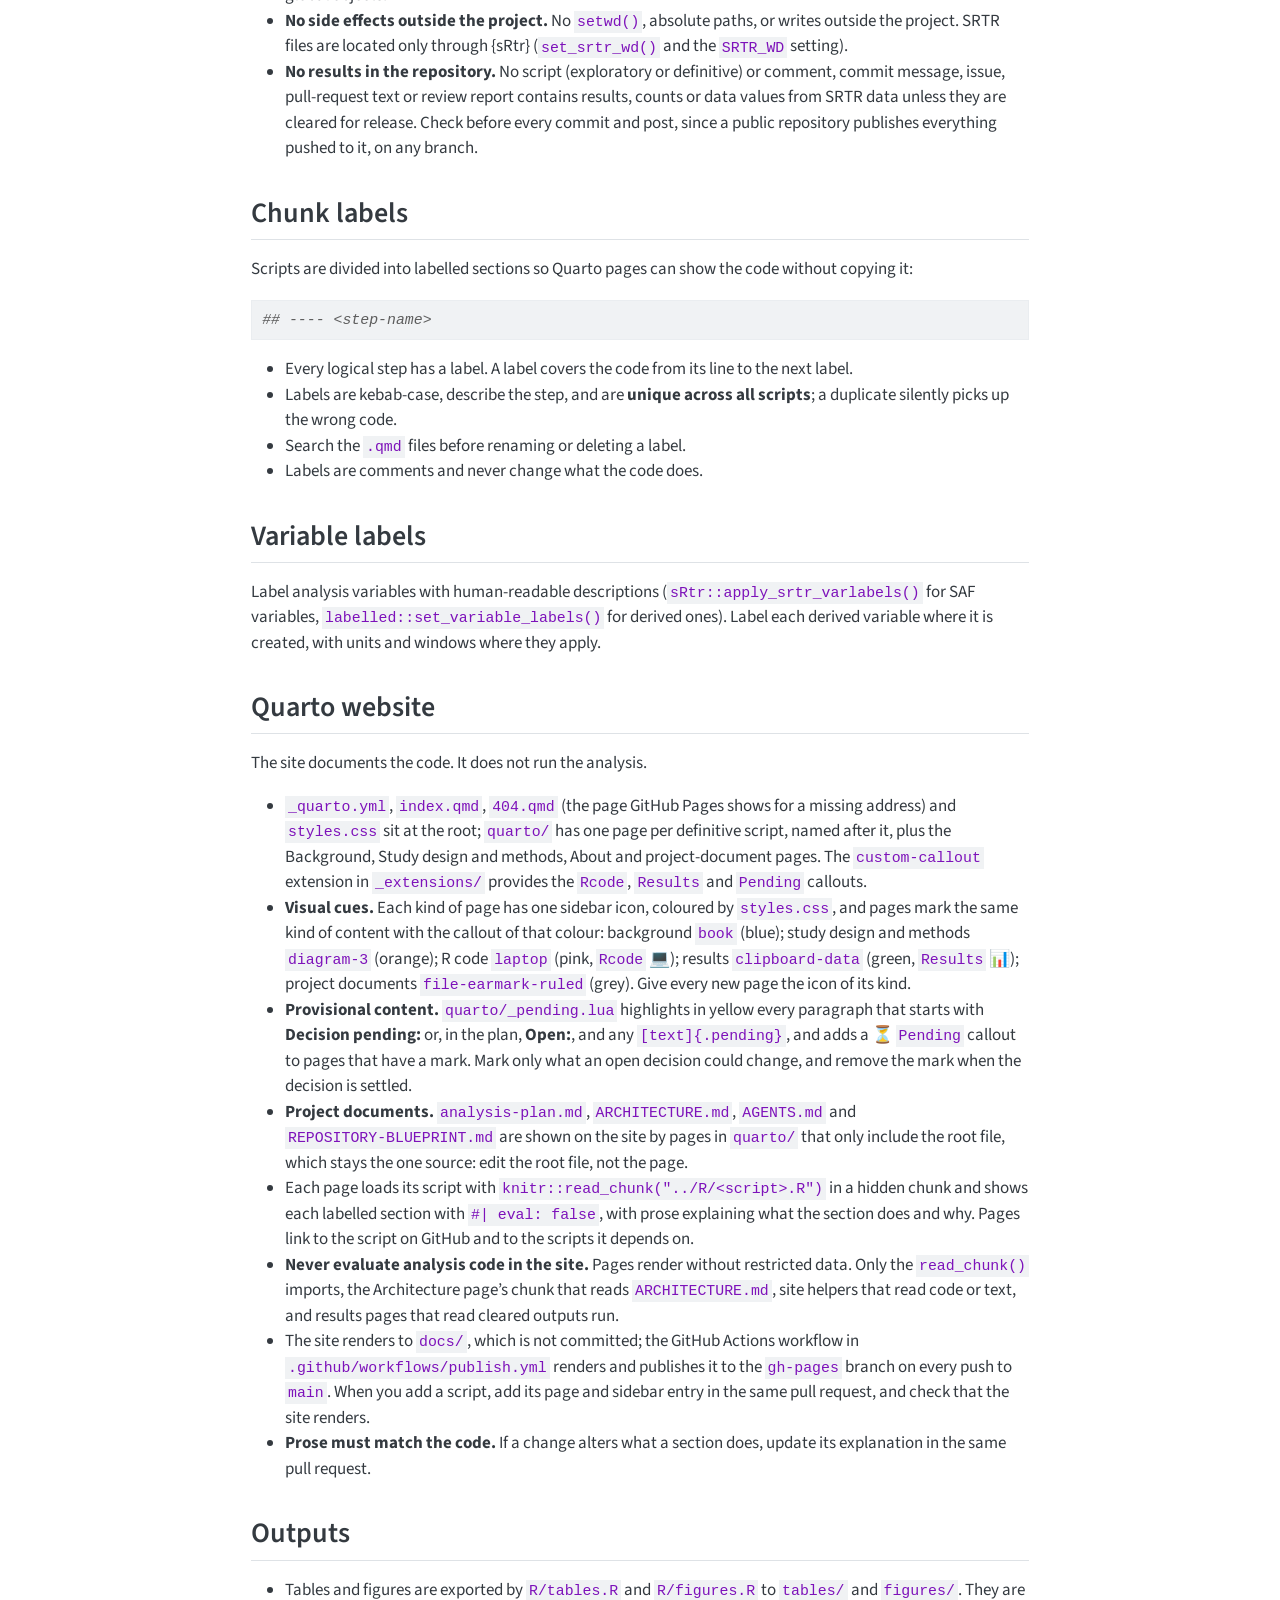
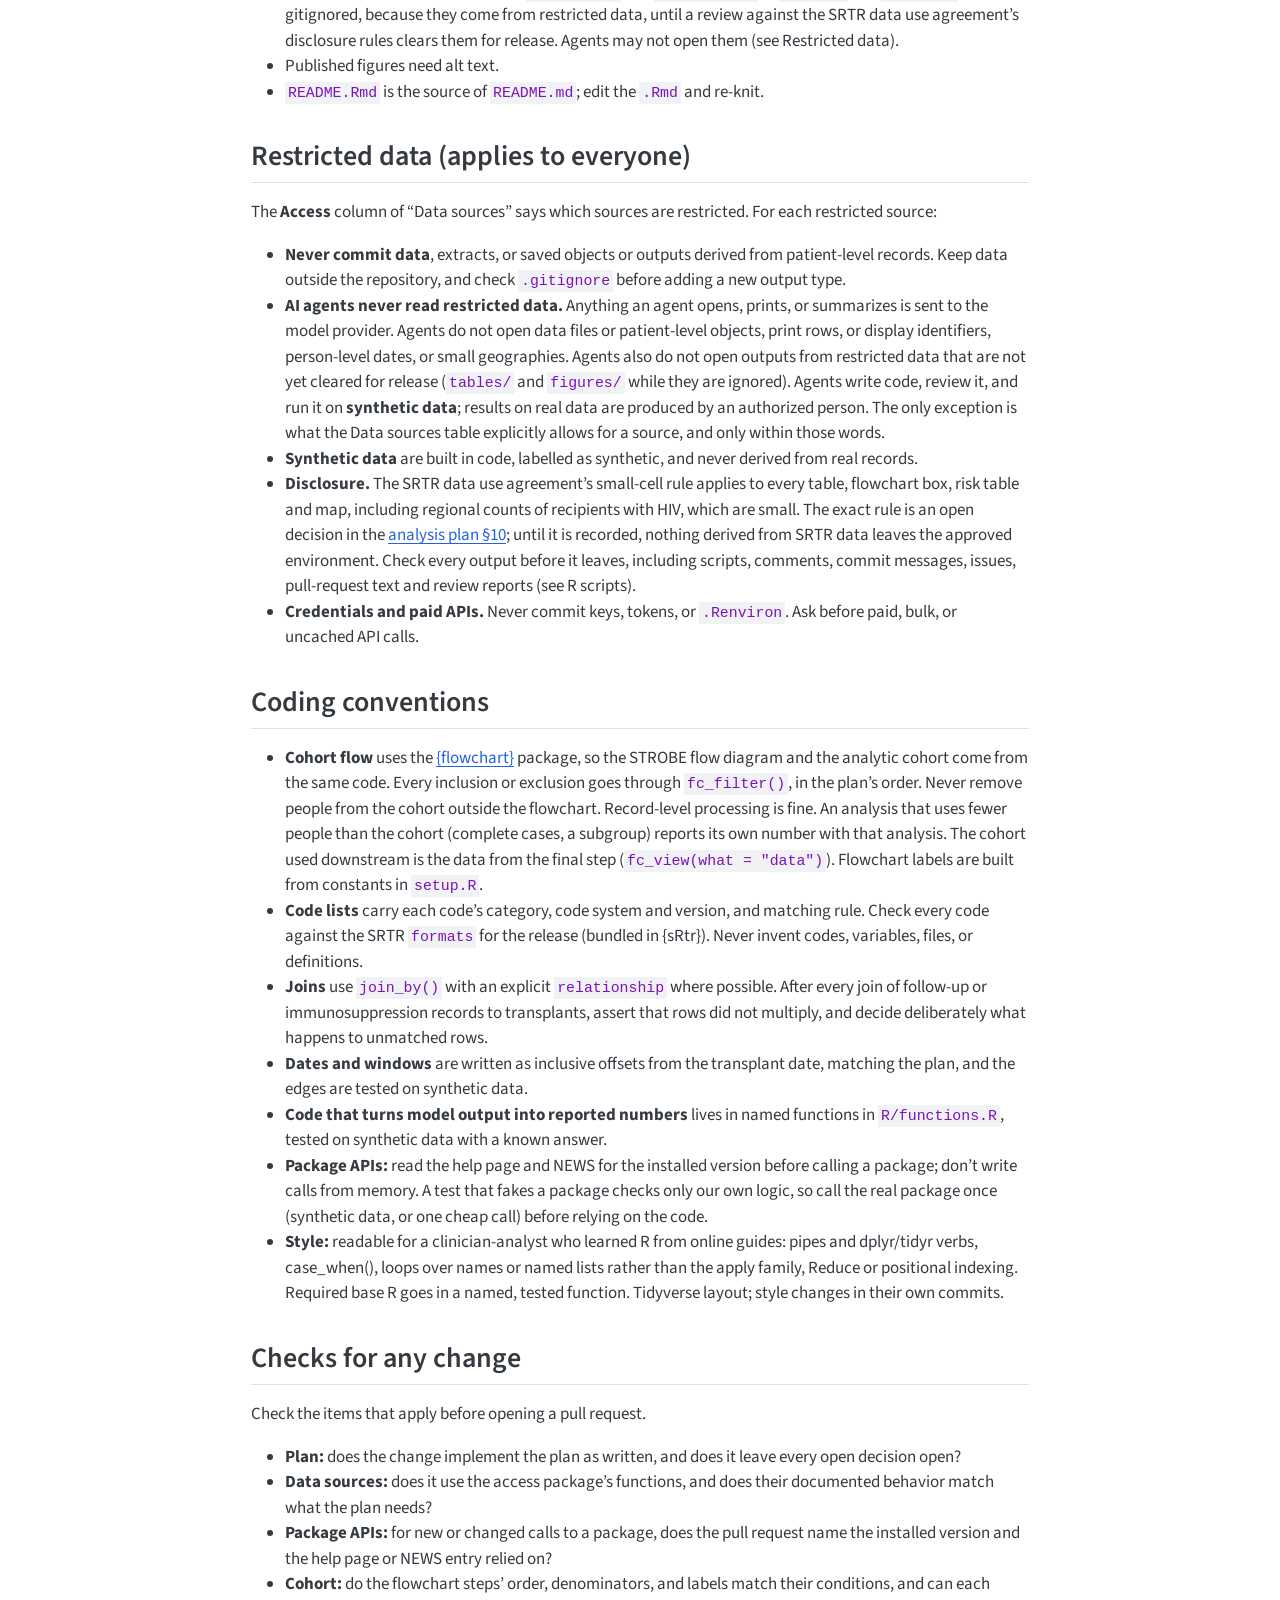
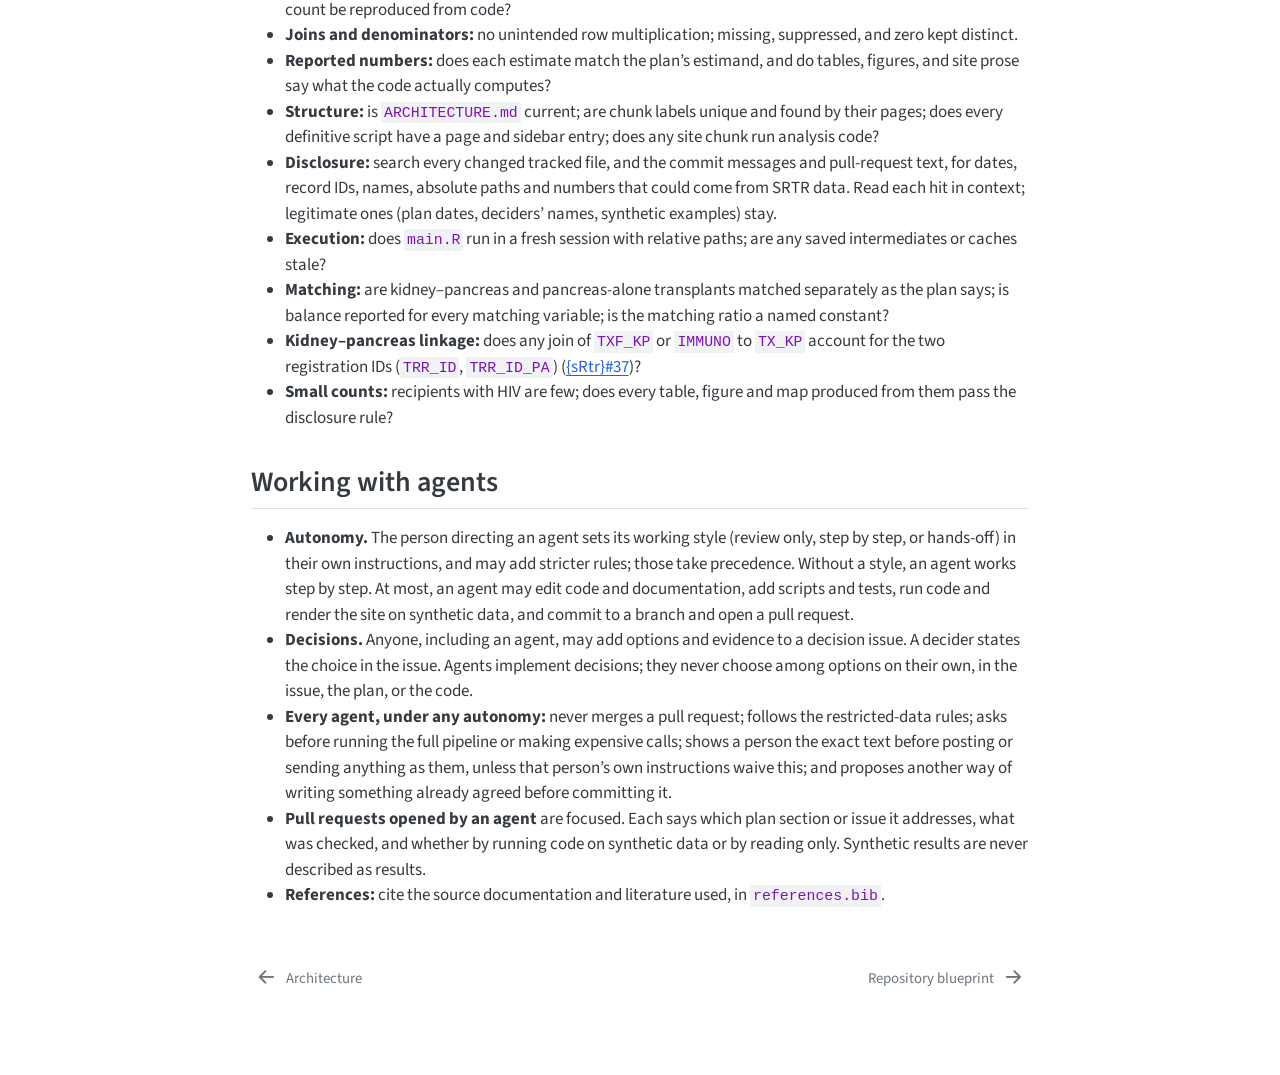
<file: quarto/agents.html>
<!DOCTYPE html>
<html xmlns="http://www.w3.org/1999/xhtml" lang="en" xml:lang="en"><head>

<meta charset="utf-8">
<meta name="generator" content="quarto-1.11.9">

<meta name="viewport" content="width=device-width, initial-scale=1.0, user-scalable=yes">

<meta name="author" content="Vagish Hemmige">

<title>AGENTS.md – HIV and pancreas transplantation</title>
<style>
/* Default styles provided by pandoc.
** See https://pandoc.org/MANUAL.html#variables-for-html for config info.
*/
span.smallcaps{font-variant: small-caps;}
div.columns{display: flex; gap: 1.5em;}
div.column{flex: auto;}
@media screen {
div.columns{gap: min(4vw, 1.5em);}
div.column{overflow-x: auto;}
}
div.hanging-indent{margin-left: 1.5em; text-indent: -1.5em;}
ul.task-list{list-style: none;}
ul.task-list li input[type="checkbox"] {
  width: 0.8em;
  margin: 0 0.8em 0.2em -1em; /* quarto-specific, see https://github.com/quarto-dev/quarto-cli/issues/4556 */ 
  vertical-align: middle;
}
/* CSS for syntax highlighting */
html { -webkit-text-size-adjust: 100%; }
pre > code.sourceCode { white-space: pre; position: relative; }
pre > code.sourceCode > span { display: inline-block; line-height: 1.25; }
pre > code.sourceCode > span:empty { height: 1.2em; }
.sourceCode { overflow: visible; }
code.sourceCode > span { color: inherit; text-decoration: inherit; }
div.sourceCode { margin: 1em 0; }
pre.sourceCode { margin: 0; }
@media screen {
div.sourceCode { overflow: auto; }
}
@media print {
pre > code.sourceCode { white-space: pre-wrap; }
pre > code.sourceCode > span { text-indent: -5em; padding-left: 5em; }
}
pre.numberSource code
  { counter-reset: source-line 0; }
pre.numberSource code > span
  { position: relative; left: -4em; counter-increment: source-line; }
pre.numberSource code > span > a:first-child::before
  { content: counter(source-line);
    position: relative; left: -1em; text-align: right; vertical-align: baseline;
    border: none; display: inline-block;
    -webkit-touch-callout: none; -webkit-user-select: none;
    -khtml-user-select: none; -moz-user-select: none;
    -ms-user-select: none; user-select: none;
    padding: 0 4px; width: 4em;
  }
pre.numberSource { margin-left: 3em;  padding-left: 4px; }
div.sourceCode
  {   }
@media screen {
pre > code.sourceCode > span > a:first-child::before { text-decoration: underline; }
}
</style>


<script src="../site_libs/quarto-nav/quarto-nav.js"></script>
<script src="../site_libs/quarto-nav/headroom.min.js"></script>
<script src="../site_libs/clipboard/clipboard.min.js"></script>
<script src="../site_libs/quarto-search/autocomplete.umd.js"></script>
<script src="../site_libs/quarto-search/fuse.min.js"></script>
<script src="../site_libs/quarto-search/quarto-search.js"></script>
<meta name="quarto:offset" content="../">
<link href="../quarto/repository-blueprint.html" rel="next">
<link href="../quarto/architecture.html" rel="prev">
<script src="../site_libs/quarto-html/quarto.js" type="module"></script>
<script src="../site_libs/quarto-html/tabsets/tabsets.js" type="module"></script>
<script src="../site_libs/quarto-html/scrollable-regions/scrollable-regions.js" type="module"></script>
<script src="../site_libs/quarto-html/popper.min.js"></script>
<script src="../site_libs/quarto-html/tippy.umd.min.js"></script>
<script src="../site_libs/quarto-html/anchor.min.js"></script>
<link href="../site_libs/quarto-html/tippy.css" rel="stylesheet">
<link href="../site_libs/quarto-html/quarto-syntax-highlighting-63b5708e65d6cd79cd7618c58d0c21e7.css" rel="stylesheet" id="quarto-text-highlighting-styles">
<script src="../site_libs/bootstrap/bootstrap.min.js"></script>
<link href="../site_libs/bootstrap/bootstrap-icons.css" rel="stylesheet">
<link href="../site_libs/bootstrap/bootstrap-7881209bc2a9289d3bb75d0acd3c394d.min.css" rel="stylesheet" append-hash="true" id="quarto-bootstrap" data-mode="light">
<script id="quarto-search-options" type="application/json">{
  "location": "sidebar",
  "copy-button": false,
  "collapse-after": 3,
  "panel-placement": "start",
  "type": "textbox",
  "limit": 50,
  "keyboard-shortcut": [
    "f",
    "/",
    "s"
  ],
  "show-item-context": false,
  "language": {
    "search-no-results-text": "No results",
    "search-matching-documents-text": "matching documents",
    "search-copy-link-title": "Copy link to search",
    "search-hide-matches-text": "Hide additional matches",
    "search-more-match-text": "more match in this document",
    "search-more-matches-text": "more matches in this document",
    "search-clear-button-title": "Clear",
    "search-text-placeholder": "",
    "search-detached-cancel-button-title": "Cancel",
    "search-submit-button-title": "Submit",
    "search-label": "Search"
  }
}</script>
<style>
div.callout-Pending.callout {
  border-left-color: #f0c400;
}
div.callout-Pending.callout-style-default > .callout-header {
  background-color: rgba(240, 196, 0, 0.13);
}
div.callout-Pending .callout-toggle::before {  background-image: url('data:image/svg+xml,<svg xmlns="http://www.w3.org/2000/svg" width="16" height="16" fill="rgb(33, 37, 41)" class="bi bi-chevron-down" viewBox="0 0 16 16"><path fill-rule="evenodd" d="M1.646 4.646a.5.5 0 0 1 .708 0L8 10.293l5.646-5.647a.5.5 0 0 1 .708.708l-6 6a.5.5 0 0 1-.708 0l-6-6a.5.5 0 0 1 0-.708z"/></svg>');}
div.callout-Pending.callout-style-default .callout-icon::before, div.callout-Pending.callout-titled .callout-icon::before {
  content: '⏳';
  background-image: none;
}
div.callout-Rcode.callout {
  border-left-color: #d63384;
}
div.callout-Rcode.callout-style-default > .callout-header {
  background-color: rgba(214, 51, 132, 0.13);
}
div.callout-Rcode .callout-toggle::before {  background-image: url('data:image/svg+xml,<svg xmlns="http://www.w3.org/2000/svg" width="16" height="16" fill="rgb(33, 37, 41)" class="bi bi-chevron-down" viewBox="0 0 16 16"><path fill-rule="evenodd" d="M1.646 4.646a.5.5 0 0 1 .708 0L8 10.293l5.646-5.647a.5.5 0 0 1 .708.708l-6 6a.5.5 0 0 1-.708 0l-6-6a.5.5 0 0 1 0-.708z"/></svg>');}
div.callout-Rcode.callout-style-default .callout-icon::before, div.callout-Rcode.callout-titled .callout-icon::before {
  content: '💻';
  background-image: none;
}
div.callout-Results.callout {
  border-left-color: #198754;
}
div.callout-Results.callout-style-default > .callout-header {
  background-color: rgba(25, 135, 84, 0.13);
}
div.callout-Results .callout-toggle::before {  background-image: url('data:image/svg+xml,<svg xmlns="http://www.w3.org/2000/svg" width="16" height="16" fill="rgb(33, 37, 41)" class="bi bi-chevron-down" viewBox="0 0 16 16"><path fill-rule="evenodd" d="M1.646 4.646a.5.5 0 0 1 .708 0L8 10.293l5.646-5.647a.5.5 0 0 1 .708.708l-6 6a.5.5 0 0 1-.708 0l-6-6a.5.5 0 0 1 0-.708z"/></svg>');}
div.callout-Results.callout-style-default .callout-icon::before, div.callout-Results.callout-titled .callout-icon::before {
  content: '📊';
  background-image: none;
}
</style>


<link rel="stylesheet" href="../styles.css">
</head>

<body class="nav-sidebar docked quarto-light"><a id="quarto-skip-link" class="visually-hidden-focusable" href="#quarto-document-content">Skip to main content</a>

<div id="quarto-search-results"></div>
  <header id="quarto-header" class="headroom fixed-top">
  <nav class="quarto-secondary-nav" aria-label="Toolbar">
    <div class="container-fluid d-flex">
      <button type="button" class="quarto-btn-toggle btn" data-bs-toggle="collapse" role="button" data-bs-target=".quarto-sidebar-collapse-item" aria-controls="quarto-sidebar" aria-expanded="false" aria-label="Toggle sidebar navigation" onclick="if (window.quartoToggleHeadroom) { window.quartoToggleHeadroom(); }">
        <i class="bi bi-layout-text-sidebar-reverse"></i>
      </button>
        <nav class="quarto-page-breadcrumbs" aria-label="Breadcrumbs"><ol class="breadcrumb"><li class="breadcrumb-item"><a href="../quarto/analysis-plan.html">Project documents</a></li><li class="breadcrumb-item"><a href="../quarto/agents.html">AGENTS.md</a></li></ol></nav>
        <a class="flex-grow-1" data-bs-toggle="collapse" data-bs-target=".quarto-sidebar-collapse-item" onclick="if (window.quartoToggleHeadroom) { window.quartoToggleHeadroom(); }">      
        </a>
      <button type="button" class="btn quarto-search-button" aria-label="Search" onclick="window.quartoOpenSearch();">
        <i class="bi bi-search"></i>
      </button>
    </div>
  </nav>
</header>
<!-- content -->
<div id="quarto-content" class="quarto-container page-columns page-rows-contents page-layout-full">
<!-- sidebar -->
  <nav id="quarto-sidebar" class="sidebar collapse collapse-horizontal quarto-sidebar-collapse-item sidebar-navigation docked overflow-auto" aria-label="Site">
    <div class="pt-lg-2 mt-2 text-left sidebar-header">
    <div class="sidebar-title mb-0 py-0">
      <a href="../">HIV and pancreas transplantation</a> 
    </div>
      </div>
        <div class="mt-2 flex-shrink-0 align-items-center">
        <div class="sidebar-search">
        <div id="quarto-search" class="" title="Search"></div>
        </div>
        </div>
    <div class="sidebar-menu-container"> 
    <ul class="list-unstyled mt-1">
        <li class="sidebar-item">
  <div class="sidebar-item-container"> 
  <a href="../index.html" class="sidebar-item-text sidebar-link"><i class="bi bi-house" role="img">
</i> 
 <span class="menu-text">Home</span></a>
  </div>
</li>
        <li class="sidebar-item sidebar-item-section">
      <div class="sidebar-item-container"> 
            <button type="button" class="sidebar-item-text sidebar-item-toggle sidebar-link text-start" data-bs-toggle="collapse" data-bs-target="#quarto-sidebar-section-1" aria-controls="quarto-sidebar-section-1" aria-expanded="true">
 <span class="menu-text" id="quarto-sidebar-section-1-label">Background</span><i class="bi bi-chevron-right" aria-hidden="true"></i></button>
      </div>
      <ul id="quarto-sidebar-section-1" aria-labelledby="quarto-sidebar-section-1-label" class="collapse list-unstyled sidebar-section depth1 show">  
          <li class="sidebar-item">
  <div class="sidebar-item-container"> 
  <a href="../quarto/background.html" class="sidebar-item-text sidebar-link"><i class="bi bi-book" role="img">
</i> 
 <span class="menu-text">Clinical background</span></a>
  </div>
</li>
          <li class="sidebar-item">
  <div class="sidebar-item-container"> 
  <a href="../quarto/methodological_background.html" class="sidebar-item-text sidebar-link"><i class="bi bi-book" role="img">
</i> 
 <span class="menu-text">Methodological background</span></a>
  </div>
</li>
      </ul>
  </li>
        <li class="sidebar-item">
  <div class="sidebar-item-container"> 
  <a href="../quarto/study_methods.html" class="sidebar-item-text sidebar-link"><i class="bi bi-diagram-3" role="img">
</i> 
 <span class="menu-text">Study design and methods</span></a>
  </div>
</li>
        <li class="sidebar-item sidebar-item-section">
      <div class="sidebar-item-container"> 
            <button type="button" class="sidebar-item-text sidebar-item-toggle sidebar-link text-start" data-bs-toggle="collapse" data-bs-target="#quarto-sidebar-section-2" aria-controls="quarto-sidebar-section-2" aria-expanded="true">
 <span class="menu-text" id="quarto-sidebar-section-2-label">Code</span><i class="bi bi-chevron-right" aria-hidden="true"></i></button>
      </div>
      <ul id="quarto-sidebar-section-2" aria-labelledby="quarto-sidebar-section-2-label" class="collapse list-unstyled sidebar-section depth1 show">  
          <li class="sidebar-item sidebar-item-section">
      <div class="sidebar-item-container"> 
            <button type="button" class="sidebar-item-text sidebar-item-toggle sidebar-link text-start" data-bs-toggle="collapse" data-bs-target="#quarto-sidebar-section-3" aria-controls="quarto-sidebar-section-3" aria-expanded="true">
 <span class="menu-text" id="quarto-sidebar-section-3-label">Setup and helper functions</span><i class="bi bi-chevron-right" aria-hidden="true"></i></button>
      </div>
      <ul id="quarto-sidebar-section-3" aria-labelledby="quarto-sidebar-section-3-label" class="collapse list-unstyled sidebar-section depth2 show">  
          <li class="sidebar-item">
  <div class="sidebar-item-container"> 
  <a href="../quarto/setup.html" class="sidebar-item-text sidebar-link"><i class="bi bi-laptop" role="img">
</i> 
 <span class="menu-text">Setup</span></a>
  </div>
</li>
          <li class="sidebar-item">
  <div class="sidebar-item-container"> 
  <a href="../quarto/functions.html" class="sidebar-item-text sidebar-link"><i class="bi bi-laptop" role="img">
</i> 
 <span class="menu-text">Functions</span></a>
  </div>
</li>
      </ul>
  </li>
      </ul>
  </li>
        <li class="sidebar-item sidebar-item-section">
      <div class="sidebar-item-container"> 
            <button type="button" class="sidebar-item-text sidebar-item-toggle sidebar-link text-start" data-bs-toggle="collapse" data-bs-target="#quarto-sidebar-section-4" aria-controls="quarto-sidebar-section-4" aria-expanded="true">
 <span class="menu-text" id="quarto-sidebar-section-4-label">Project documents</span><i class="bi bi-chevron-right" aria-hidden="true"></i></button>
      </div>
      <ul id="quarto-sidebar-section-4" aria-labelledby="quarto-sidebar-section-4-label" class="collapse list-unstyled sidebar-section depth1 show">  
          <li class="sidebar-item">
  <div class="sidebar-item-container"> 
  <a href="../quarto/analysis-plan.html" class="sidebar-item-text sidebar-link"><i class="bi bi-file-earmark-ruled" role="img">
</i> 
 <span class="menu-text">Analysis plan</span></a>
  </div>
</li>
          <li class="sidebar-item">
  <div class="sidebar-item-container"> 
  <a href="../quarto/architecture.html" class="sidebar-item-text sidebar-link"><i class="bi bi-file-earmark-ruled" role="img">
</i> 
 <span class="menu-text">Architecture</span></a>
  </div>
</li>
          <li class="sidebar-item">
  <div class="sidebar-item-container"> 
  <a href="../quarto/agents.html" class="sidebar-item-text sidebar-link active"><i class="bi bi-file-earmark-ruled" role="img">
</i> 
 <span class="menu-text">AGENTS.md</span></a>
  </div>
</li>
          <li class="sidebar-item">
  <div class="sidebar-item-container"> 
  <a href="../quarto/repository-blueprint.html" class="sidebar-item-text sidebar-link"><i class="bi bi-file-earmark-ruled" role="img">
</i> 
 <span class="menu-text">Repository blueprint</span></a>
  </div>
</li>
      </ul>
  </li>
        <li class="sidebar-item">
  <div class="sidebar-item-container"> 
  <a href="../quarto/about.html" class="sidebar-item-text sidebar-link"><i class="bi bi-info-circle" role="img">
</i> 
 <span class="menu-text">About</span></a>
  </div>
</li>
    </ul>
    </div>
</nav>
<div id="quarto-sidebar-glass" class="quarto-sidebar-collapse-item" data-bs-toggle="collapse" data-bs-target=".quarto-sidebar-collapse-item"></div>
<!-- margin-sidebar -->
    <div id="quarto-margin-sidebar" class="sidebar margin-sidebar">
        <nav id="TOC" role="doc-toc" aria-labelledby="toc-title" class="toc-active">
    <h2 id="toc-title">On this page</h2>
   
  <ul>
  <li><a href="#agents.md" id="toc-agents.md" class="nav-link active" data-scroll-target="#agents.md">AGENTS.md</a>
  <ul class="collapse">
  <li><a href="#the-project" id="toc-the-project" class="nav-link" data-scroll-target="#the-project">The project</a></li>
  <li><a href="#data-sources" id="toc-data-sources" class="nav-link" data-scroll-target="#data-sources">Data sources</a></li>
  <li><a href="#exploration-and-definitive-analysis" id="toc-exploration-and-definitive-analysis" class="nav-link" data-scroll-target="#exploration-and-definitive-analysis">Exploration and definitive analysis</a></li>
  <li><a href="#r-scripts" id="toc-r-scripts" class="nav-link" data-scroll-target="#r-scripts">R scripts</a></li>
  <li><a href="#chunk-labels" id="toc-chunk-labels" class="nav-link" data-scroll-target="#chunk-labels">Chunk labels</a></li>
  <li><a href="#variable-labels" id="toc-variable-labels" class="nav-link" data-scroll-target="#variable-labels">Variable labels</a></li>
  <li><a href="#quarto-website" id="toc-quarto-website" class="nav-link" data-scroll-target="#quarto-website">Quarto website</a></li>
  <li><a href="#outputs" id="toc-outputs" class="nav-link" data-scroll-target="#outputs">Outputs</a></li>
  <li><a href="#restricted-data-applies-to-everyone" id="toc-restricted-data-applies-to-everyone" class="nav-link" data-scroll-target="#restricted-data-applies-to-everyone">Restricted data (applies to everyone)</a></li>
  <li><a href="#coding-conventions" id="toc-coding-conventions" class="nav-link" data-scroll-target="#coding-conventions">Coding conventions</a></li>
  <li><a href="#checks-for-any-change" id="toc-checks-for-any-change" class="nav-link" data-scroll-target="#checks-for-any-change">Checks for any change</a></li>
  <li><a href="#working-with-agents" id="toc-working-with-agents" class="nav-link" data-scroll-target="#working-with-agents">Working with agents</a></li>
  </ul></li>
  </ul>
<div class="toc-actions"><ul><li><a href="https://github.com/VagishHemmige/HIV-pancreas-2024-srtr/edit/main/quarto/agents.qmd" class="toc-action"><i class="bi bi-github"></i>Edit this page</a></li><li><a href="https://github.com/VagishHemmige/HIV-pancreas-2024-srtr/issues/new" class="toc-action"><i class="bi empty"></i>Report an issue</a></li></ul></div></nav>
    </div>
<!-- main -->
<main class="content column-body" id="quarto-document-content" tabindex="-1"><div class="quarto-title-block"><nav class="quarto-page-breadcrumbs quarto-title-breadcrumbs d-none d-lg-block" aria-label="Breadcrumbs"><ol class="breadcrumb"><li class="breadcrumb-item"><a href="../quarto/analysis-plan.html">Project documents</a></li><li class="breadcrumb-item"><a href="../quarto/agents.html">AGENTS.md</a></li></ol></nav><div class="quarto-title-tools-only"><h1></h1><button type="button" class="btn code-tools-button" id="quarto-code-tools-source"><i class="bi"></i> Code</button></div></div>

<header id="title-block-header" class="quarto-title-block default">
<div class="quarto-title">
</div>



<div class="quarto-title-meta column-body">

    <div>
    <div class="quarto-title-meta-heading">Author</div>
    <div class="quarto-title-meta-contents">
             <p>Vagish Hemmige </p>
          </div>
  </div>
    
  
    
  </div>
  


</header>


<!--
This page only shows AGENTS.md from the repository root, which is the one source:
edit that file, not this page. Its first heading is the page title.
-->
<section id="agents.md" class="level1">
<h1>AGENTS.md</h1>
<p>Guidance for everyone working on this repository: the maintainer, collaborators, and any AI agents working for them. It covers how to work here: conventions, data handling, and checks.</p>
<p>Four places divide the documentation:</p>
<table class="caption-top table">
<thead>
<tr class="header">
<th>Where</th>
<th>Covers</th>
</tr>
</thead>
<tbody>
<tr class="odd">
<td><code>analysis-plan.md</code></td>
<td>Study design and statistics: what the analysis is meant to do</td>
</tr>
<tr class="even">
<td><code>ARCHITECTURE.md</code></td>
<td>Code structure: scripts, data flow, and the objects passed between them</td>
</tr>
<tr class="odd">
<td><code>AGENTS.md</code> (this file)</td>
<td>How to work in the repository: rules, conventions, and checks</td>
</tr>
<tr class="even">
<td><a href="https://github.com/VagishHemmige/HIV-pancreas-2024-srtr/issues">GitHub Issues</a></td>
<td>Open scientific decisions (decision issues), gaps between code and plan, and known defects</td>
</tr>
</tbody>
</table>
<p>Read the three files before making changes. Each covers its own topic and does not repeat the others.</p>
<section id="the-project" class="level2">
<h2 class="anchored" data-anchor-id="the-project">The project</h2>
<p>This project compares outcomes after kidney–pancreas and pancreas-alone transplantation between recipients with and without HIV, using propensity-score matching in the SRTR standard analysis files. The code and methods are published as a Quarto website. The project restarts an unfinished 2024 analysis; that script is kept outside the repository as a source and is not committed. Functionality the analysis needs is built in the <a href="https://vagishhemmige.github.io/sRtr/">{sRtr}</a> package first, and the analysis code here calls it.</p>
<ul>
<li><strong><code>analysis-plan.md</code> is the source of truth for design.</strong> Code implements the plan; it does not redefine it. If code needs to depart from the plan, open a decision issue, or comment on the existing one, for the deciders. Once a decider has settled it (in the issue, or relayed there in their exact words), the plan change and the code can go in the same pull request, which closes the issue.</li>
<li><strong>Deciders.</strong> Scientific decisions are made by: Vagish Hemmige (all areas). Anyone may open or contribute to a decision issue; only a decider settles it (see “Working with agents”).</li>
<li><strong>This is an analysis project, not an R package.</strong> Do not add DESCRIPTION, NAMESPACE, roxygen, or <a href="https://pkgdown.r-lib.org/">{pkgdown}</a> infrastructure, or apply CRAN conventions.</li>
<li><strong>Default branch:</strong> <code>main</code>, protected. Changes reach it only through pull requests.</li>
</ul>
</section>
<section id="data-sources" class="level2">
<h2 class="anchored" data-anchor-id="data-sources">Data sources</h2>
<p>Each source this project uses is listed below with the package that accesses it. <strong>Code that touches a source goes through its package.</strong> Do not write project-specific loading, cleaning, or definition code for something the package already does.</p>
<table class="caption-top table">
<thead>
<tr class="header">
<th>Source</th>
<th>Accessed through</th>
<th>Package documentation</th>
<th>Package maintained by</th>
<th>Access</th>
<th>What AI agents may do</th>
</tr>
</thead>
<tbody>
<tr class="odd">
<td>SRTR standard analysis files (<code>TX_KP</code>, <code>TX_PA</code>, <code>TXF_KP</code>, <code>TXF_PA</code>, <code>IMMUNO</code>, <code>TX_KI</code>), release in <a href="https://github.com/VagishHemmige/HIV-pancreas-2024-srtr/blob/main/analysis-plan.md#3-data-source">analysis plan §3</a></td>
<td>{sRtr} (<code>load_srtr_file()</code>)</td>
<td>https://vagishhemmige.github.io/sRtr/</td>
<td>This team</td>
<td>Restricted (SRTR data use agreement)</td>
<td>None: code, documentation and synthetic data only</td>
</tr>
<tr class="even">
<td>SRTR SAF supplement (KDPI at allocation)</td>
<td>{sRtr} (planned: <a href="https://github.com/VagishHemmige/sRtr/issues/54">{sRtr}#54</a>)</td>
<td>https://vagishhemmige.github.io/sRtr/</td>
<td>This team</td>
<td>Restricted (SRTR data use agreement)</td>
<td>None: code, documentation and synthetic data only</td>
</tr>
<tr class="odd">
<td>HRSA transplant centers</td>
<td>{sRtr} (<code>get_hrsa_transplant_centers()</code>)</td>
<td>https://vagishhemmige.github.io/sRtr/</td>
<td>This team</td>
<td>Public</td>
<td>No restriction (public data)</td>
</tr>
<tr class="even">
<td>OPTN regions</td>
<td>{sRtr} (<code>get_hrsa_optn_regions()</code>)</td>
<td>https://vagishhemmige.github.io/sRtr/</td>
<td>This team</td>
<td>Public</td>
<td>No restriction (public data)</td>
</tr>
</tbody>
</table>
<p>To allow more for a source, a person changes its row through a pull request, naming the agreement and section that permit it, the approved AI service, and exactly what agents may do. Agents never propose or make this change themselves, and nothing in personal instructions can grant it.</p>
<p><strong>For every package:</strong></p>
<ul>
<li><strong>Read its documentation before writing code for a source</strong>, including known issues. Behavior that sets the cohort, an exposure, an outcome, or a denominator is checked in the documentation, not assumed from a function’s name.</li>
</ul>
<p><strong>For packages this team maintains:</strong></p>
<ul>
<li><strong>Facts about the source belong in the package’s documentation</strong>, not in this file. If the package lacks something this project needs to know, add it there or open an issue there.</li>
<li><strong>Problems belong in the package.</strong> If a function is wrong or does not quite do what the plan needs, open an issue in its repository. Fix it in the package (preferred when generally useful) or wrap it here with a code comment linking the issue, and remove the wrapper once the issue is fixed.</li>
</ul>
<p><strong>For external packages:</strong></p>
<ul>
<li><strong>Work around problems here.</strong> Wrap the function in <code>R/functions.R</code> with a comment explaining the problem and linking any upstream issue. Reporting a bug upstream is an external communication; the person directing the work decides whether to file it.</li>
<li><strong>Facts about the source that this project relies on</strong> (definitions, release quirks, suppression rules) go in <code>references/</code> with a citation to the provider’s documentation, or in the plan when they shape a decision.</li>
</ul>
</section>
<section id="exploration-and-definitive-analysis" class="level2">
<h2 class="anchored" data-anchor-id="exploration-and-definitive-analysis">Exploration and definitive analysis</h2>
<p>Exploration is welcome on branches or forks. Experimental scripts need not be sourced from <code>R/main.R</code> or have Quarto pages, and their findings are labelled preliminary. A script becomes part of the definitive analysis when it is sourced from <code>R/main.R</code>; from then on every rule below applies to it.</p>
</section>
<section id="r-scripts" class="level2">
<h2 class="anchored" data-anchor-id="r-scripts">R scripts</h2>
<ul>
<li><strong>Running the analysis.</strong> Run <code>R/main.R</code> from the project root. It sources the other scripts in dependency order; <code>ARCHITECTURE.md</code> describes what each does.</li>
<li><strong>One job per script.</strong> When you add a definitive script, source it from <code>main.R</code> at the right point and update <code>ARCHITECTURE.md</code> in the same pull request.</li>
<li><strong>Header comment.</strong> Each script begins with what it does, which objects it needs from earlier scripts, and what it produces.</li>
<li><strong>Constants, libraries, and code lists</strong> live in <code>R/setup.R</code>. Other scripts do not call <code>library()</code>, re-source <code>setup.R</code>, or hard-code values. Any number a reader might want to change (a window, a year, a threshold, a ratio) is a named constant there.</li>
<li><strong>Helper functions</strong> go in <code>R/functions.R</code>. A function takes its inputs as arguments and does not read global objects.</li>
<li><strong>No side effects outside the project.</strong> No <code>setwd()</code>, absolute paths, or writes outside the project. SRTR files are located only through {sRtr} (<code>set_srtr_wd()</code> and the <code>SRTR_WD</code> setting).</li>
<li><strong>No results in the repository.</strong> No script (exploratory or definitive) or comment, commit message, issue, pull-request text or review report contains results, counts or data values from SRTR data unless they are cleared for release. Check before every commit and post, since a public repository publishes everything pushed to it, on any branch.</li>
</ul>
</section>
<section id="chunk-labels" class="level2">
<h2 class="anchored" data-anchor-id="chunk-labels">Chunk labels</h2>
<p>Scripts are divided into labelled sections so Quarto pages can show the code without copying it:</p>
<div class="code-copy-outer-scaffold"><div class="sourceCode" id="cb1"><pre class="sourceCode r code-with-copy"><code class="sourceCode r"><span id="cb1-1"><a href="#cb1-1" aria-hidden="true" tabindex="-1"></a><span class="do">## ---- &lt;step-name&gt;</span></span></code></pre></div><button title="Copy to Clipboard" class="code-copy-button"><i class="bi"></i></button></div>
<ul>
<li>Every logical step has a label. A label covers the code from its line to the next label.</li>
<li>Labels are kebab-case, describe the step, and are <strong>unique across all scripts</strong>; a duplicate silently picks up the wrong code.</li>
<li>Search the <code>.qmd</code> files before renaming or deleting a label.</li>
<li>Labels are comments and never change what the code does.</li>
</ul>
</section>
<section id="variable-labels" class="level2">
<h2 class="anchored" data-anchor-id="variable-labels">Variable labels</h2>
<p>Label analysis variables with human-readable descriptions (<code>sRtr::apply_srtr_varlabels()</code> for SAF variables, <code>labelled::set_variable_labels()</code> for derived ones). Label each derived variable where it is created, with units and windows where they apply.</p>
</section>
<section id="quarto-website" class="level2">
<h2 class="anchored" data-anchor-id="quarto-website">Quarto website</h2>
<p>The site documents the code. It does not run the analysis.</p>
<ul>
<li><code>_quarto.yml</code>, <code>index.qmd</code>, <code>404.qmd</code> (the page GitHub Pages shows for a missing address) and <code>styles.css</code> sit at the root; <code>quarto/</code> has one page per definitive script, named after it, plus the Background, Study design and methods, About and project-document pages. The <code>custom-callout</code> extension in <code>_extensions/</code> provides the <code>Rcode</code>, <code>Results</code> and <code>Pending</code> callouts.</li>
<li><strong>Visual cues.</strong> Each kind of page has one sidebar icon, coloured by <code>styles.css</code>, and pages mark the same kind of content with the callout of that colour: background <code>book</code> (blue); study design and methods <code>diagram-3</code> (orange); R code <code>laptop</code> (pink, <code>Rcode</code> 💻); results <code>clipboard-data</code> (green, <code>Results</code> 📊); project documents <code>file-earmark-ruled</code> (grey). Give every new page the icon of its kind.</li>
<li><strong>Provisional content.</strong> <code>quarto/_pending.lua</code> highlights in yellow every paragraph that starts with <strong>Decision pending:</strong> or, in the plan, <strong>Open:</strong>, and any <code>[text]{.pending}</code>, and adds a ⏳ <code>Pending</code> callout to pages that have a mark. Mark only what an open decision could change, and remove the mark when the decision is settled.</li>
<li><strong>Project documents.</strong> <code>analysis-plan.md</code>, <code>ARCHITECTURE.md</code>, <code>AGENTS.md</code> and <code>REPOSITORY-BLUEPRINT.md</code> are shown on the site by pages in <code>quarto/</code> that only include the root file, which stays the one source: edit the root file, not the page.</li>
<li>Each page loads its script with <code>knitr::read_chunk("../R/&lt;script&gt;.R")</code> in a hidden chunk and shows each labelled section with <code>#| eval: false</code>, with prose explaining what the section does and why. Pages link to the script on GitHub and to the scripts it depends on.</li>
<li><strong>Never evaluate analysis code in the site.</strong> Pages render without restricted data. Only the <code>read_chunk()</code> imports, the Architecture page’s chunk that reads <code>ARCHITECTURE.md</code>, site helpers that read code or text, and results pages that read cleared outputs run.</li>
<li>The site renders to <code>docs/</code>, which is not committed; the GitHub Actions workflow in <code>.github/workflows/publish.yml</code> renders and publishes it to the <code>gh-pages</code> branch on every push to <code>main</code>. When you add a script, add its page and sidebar entry in the same pull request, and check that the site renders.</li>
<li><strong>Prose must match the code.</strong> If a change alters what a section does, update its explanation in the same pull request.</li>
</ul>
</section>
<section id="outputs" class="level2">
<h2 class="anchored" data-anchor-id="outputs">Outputs</h2>
<ul>
<li>Tables and figures are exported by <code>R/tables.R</code> and <code>R/figures.R</code> to <code>tables/</code> and <code>figures/</code>. They are gitignored, because they come from restricted data, until a review against the SRTR data use agreement’s disclosure rules clears them for release. Agents may not open them (see Restricted data).</li>
<li>Published figures need alt text.</li>
<li><code>README.Rmd</code> is the source of <code>README.md</code>; edit the <code>.Rmd</code> and re-knit.</li>
</ul>
</section>
<section id="restricted-data-applies-to-everyone" class="level2">
<h2 class="anchored" data-anchor-id="restricted-data-applies-to-everyone">Restricted data (applies to everyone)</h2>
<p>The <strong>Access</strong> column of “Data sources” says which sources are restricted. For each restricted source:</p>
<ul>
<li><strong>Never commit data</strong>, extracts, or saved objects or outputs derived from patient-level records. Keep data outside the repository, and check <code>.gitignore</code> before adding a new output type.</li>
<li><strong>AI agents never read restricted data.</strong> Anything an agent opens, prints, or summarizes is sent to the model provider. Agents do not open data files or patient-level objects, print rows, or display identifiers, person-level dates, or small geographies. Agents also do not open outputs from restricted data that are not yet cleared for release (<code>tables/</code> and <code>figures/</code> while they are ignored). Agents write code, review it, and run it on <strong>synthetic data</strong>; results on real data are produced by an authorized person. The only exception is what the Data sources table explicitly allows for a source, and only within those words.</li>
<li><strong>Synthetic data</strong> are built in code, labelled as synthetic, and never derived from real records.</li>
<li><strong>Disclosure.</strong> The SRTR data use agreement’s small-cell rule applies to every table, flowchart box, risk table and map, including regional counts of recipients with HIV, which are small. The exact rule is an open decision in the <a href="https://github.com/VagishHemmige/HIV-pancreas-2024-srtr/blob/main/analysis-plan.md#10-disclosure-control">analysis plan §10</a>; until it is recorded, nothing derived from SRTR data leaves the approved environment. Check every output before it leaves, including scripts, comments, commit messages, issues, pull-request text and review reports (see R scripts).</li>
<li><strong>Credentials and paid APIs.</strong> Never commit keys, tokens, or <code>.Renviron</code>. Ask before paid, bulk, or uncached API calls.</li>
</ul>
</section>
<section id="coding-conventions" class="level2">
<h2 class="anchored" data-anchor-id="coding-conventions">Coding conventions</h2>
<ul>
<li><strong>Cohort flow</strong> uses the <a href="https://bruigtp.github.io/flowchart/">{flowchart}</a> package, so the STROBE flow diagram and the analytic cohort come from the same code. Every inclusion or exclusion goes through <code>fc_filter()</code>, in the plan’s order. Never remove people from the cohort outside the flowchart. Record-level processing is fine. An analysis that uses fewer people than the cohort (complete cases, a subgroup) reports its own number with that analysis. The cohort used downstream is the data from the final step (<code>fc_view(what = "data")</code>). Flowchart labels are built from constants in <code>setup.R</code>.</li>
<li><strong>Code lists</strong> carry each code’s category, code system and version, and matching rule. Check every code against the SRTR <code>formats</code> for the release (bundled in {sRtr}). Never invent codes, variables, files, or definitions.</li>
<li><strong>Joins</strong> use <code>join_by()</code> with an explicit <code>relationship</code> where possible. After every join of follow-up or immunosuppression records to transplants, assert that rows did not multiply, and decide deliberately what happens to unmatched rows.</li>
<li><strong>Dates and windows</strong> are written as inclusive offsets from the transplant date, matching the plan, and the edges are tested on synthetic data.</li>
<li><strong>Code that turns model output into reported numbers</strong> lives in named functions in <code>R/functions.R</code>, tested on synthetic data with a known answer.</li>
<li><strong>Package APIs:</strong> read the help page and NEWS for the installed version before calling a package; don’t write calls from memory. A test that fakes a package checks only our own logic, so call the real package once (synthetic data, or one cheap call) before relying on the code.</li>
<li><strong>Style:</strong> readable for a clinician-analyst who learned R from online guides: pipes and dplyr/tidyr verbs, case_when(), loops over names or named lists rather than the apply family, Reduce or positional indexing. Required base R goes in a named, tested function. Tidyverse layout; style changes in their own commits.</li>
</ul>
</section>
<section id="checks-for-any-change" class="level2">
<h2 class="anchored" data-anchor-id="checks-for-any-change">Checks for any change</h2>
<p>Check the items that apply before opening a pull request.</p>
<ul>
<li><strong>Plan:</strong> does the change implement the plan as written, and does it leave every open decision open?</li>
<li><strong>Data sources:</strong> does it use the access package’s functions, and does their documented behavior match what the plan needs?</li>
<li><strong>Package APIs:</strong> for new or changed calls to a package, does the pull request name the installed version and the help page or NEWS entry relied on?</li>
<li><strong>Cohort:</strong> do the flowchart steps’ order, denominators, and labels match their conditions, and can each count be reproduced from code?</li>
<li><strong>Joins and denominators:</strong> no unintended row multiplication; missing, suppressed, and zero kept distinct.</li>
<li><strong>Reported numbers:</strong> does each estimate match the plan’s estimand, and do tables, figures, and site prose say what the code actually computes?</li>
<li><strong>Structure:</strong> is <code>ARCHITECTURE.md</code> current; are chunk labels unique and found by their pages; does every definitive script have a page and sidebar entry; does any site chunk run analysis code?</li>
<li><strong>Disclosure:</strong> search every changed tracked file, and the commit messages and pull-request text, for dates, record IDs, names, absolute paths and numbers that could come from SRTR data. Read each hit in context; legitimate ones (plan dates, deciders’ names, synthetic examples) stay.</li>
<li><strong>Execution:</strong> does <code>main.R</code> run in a fresh session with relative paths; are any saved intermediates or caches stale?</li>
<li><strong>Matching:</strong> are kidney–pancreas and pancreas-alone transplants matched separately as the plan says; is balance reported for every matching variable; is the matching ratio a named constant?</li>
<li><strong>Kidney–pancreas linkage:</strong> does any join of <code>TXF_KP</code> or <code>IMMUNO</code> to <code>TX_KP</code> account for the two registration IDs (<code>TRR_ID</code>, <code>TRR_ID_PA</code>) (<a href="https://github.com/VagishHemmige/sRtr/issues/37">{sRtr}#37</a>)?</li>
<li><strong>Small counts:</strong> recipients with HIV are few; does every table, figure and map produced from them pass the disclosure rule?</li>
</ul>
</section>
<section id="working-with-agents" class="level2">
<h2 class="anchored" data-anchor-id="working-with-agents">Working with agents</h2>
<ul>
<li><strong>Autonomy.</strong> The person directing an agent sets its working style (review only, step by step, or hands-off) in their own instructions, and may add stricter rules; those take precedence. Without a style, an agent works step by step. At most, an agent may edit code and documentation, add scripts and tests, run code and render the site on synthetic data, and commit to a branch and open a pull request.</li>
<li><strong>Decisions.</strong> Anyone, including an agent, may add options and evidence to a decision issue. A decider states the choice in the issue. Agents implement decisions; they never choose among options on their own, in the issue, the plan, or the code.</li>
<li><strong>Every agent, under any autonomy:</strong> never merges a pull request; follows the restricted-data rules; asks before running the full pipeline or making expensive calls; shows a person the exact text before posting or sending anything as them, unless that person’s own instructions waive this; and proposes another way of writing something already agreed before committing it.</li>
<li><strong>Pull requests opened by an agent</strong> are focused. Each says which plan section or issue it addresses, what was checked, and whether by running code on synthetic data or by reading only. Synthetic results are never described as results.</li>
<li><strong>References:</strong> cite the source documentation and literature used, in <code>references.bib</code>.</li>
</ul>


<!-- -->

</section>
</section>

</main> <!-- /main -->
<script id="quarto-html-after-body" type="application/javascript">
  window.document.addEventListener("DOMContentLoaded", function (event) {
    const icon = "";
    const anchorJS = new window.AnchorJS();
    anchorJS.options = {
      placement: 'right',
      icon: icon
    };
    anchorJS.add('.anchored');
    const isCodeAnnotation = (el) => {
      for (const clz of el.classList) {
        if (clz.startsWith('code-annotation-')) {                     
          return true;
        }
      }
      return false;
    }
    const onCopySuccess = function(e) {
      // button target
      const button = e.trigger;
      // don't keep focus
      button.blur();
      // flash "checked"
      button.classList.add('code-copy-button-checked');
      var currentTitle = button.getAttribute("title");
      button.setAttribute("title", "Copied!");
      let tooltip;
      if (window.bootstrap) {
        button.setAttribute("data-bs-toggle", "tooltip");
        button.setAttribute("data-bs-placement", "left");
        button.setAttribute("data-bs-title", "Copied!");
        tooltip = new bootstrap.Tooltip(button, 
          { trigger: "manual", 
            customClass: "code-copy-button-tooltip",
            offset: [0, -8]});
        tooltip.show();    
      }
      setTimeout(function() {
        if (tooltip) {
          tooltip.hide();
          button.removeAttribute("data-bs-title");
          button.removeAttribute("data-bs-toggle");
          button.removeAttribute("data-bs-placement");
        }
        button.setAttribute("title", currentTitle);
        button.classList.remove('code-copy-button-checked');
      }, 1000);
      // clear code selection
      e.clearSelection();
    }
    const getTextToCopy = function(trigger) {
      const outerScaffold = trigger.parentElement.cloneNode(true);
      const codeEl = outerScaffold.querySelector('code');
      for (const childEl of codeEl.children) {
        if (isCodeAnnotation(childEl)) {
          childEl.remove();
        }
      }
      return codeEl.innerText;
    }
    const clipboard = new window.ClipboardJS('.code-copy-button:not([data-in-quarto-modal])', {
      text: getTextToCopy
    });
    clipboard.on('success', onCopySuccess);
    if (window.document.getElementById('quarto-embedded-source-code-modal')) {
      const clipboardModal = new window.ClipboardJS('.code-copy-button[data-in-quarto-modal]', {
        text: getTextToCopy,
        container: window.document.getElementById('quarto-embedded-source-code-modal')
      });
      clipboardModal.on('success', onCopySuccess);
    }
    const viewSource = window.document.getElementById('quarto-view-source') ||
                       window.document.getElementById('quarto-code-tools-source');
    if (viewSource) {
      const sourceUrl = viewSource.getAttribute("data-quarto-source-url");
      viewSource.addEventListener("click", function(e) {
        if (sourceUrl) {
          // rstudio viewer pane
          if (/\bcapabilities=\b/.test(window.location)) {
            window.open(sourceUrl);
          } else {
            window.location.href = sourceUrl;
          }
        } else {
          const modal = new bootstrap.Modal(document.getElementById('quarto-embedded-source-code-modal'));
          modal.show();
        }
        return false;
      });
    }
    function toggleCodeHandler(show) {
      return function(e) {
        const cellDetails = window.document.querySelectorAll(".cell details.code-fold");
        for (let i=0; i<cellDetails.length; i++) {
          const details = cellDetails[i];
          if (show) {
            details.open = true;
          } else {
            details.removeAttribute("open");
          }
        }
        const cellCodeDivs = window.document.querySelectorAll(".cell div.sourceCode.cell-code");
        const fromCls = show ? "hidden" : "unhidden";
        const toCls = show ? "unhidden" : "hidden";
        for (let i=0; i<cellCodeDivs.length; i++) {
          const codeDiv = cellCodeDivs[i];
          if (codeDiv.classList.contains(fromCls)) {
            codeDiv.classList.remove(fromCls);
            codeDiv.classList.add(toCls);
          } 
        }
        return false;
      }
    }
    const hideAllCode = window.document.getElementById("quarto-hide-all-code");
    if (hideAllCode) {
      hideAllCode.addEventListener("click", toggleCodeHandler(false));
    }
    const showAllCode = window.document.getElementById("quarto-show-all-code");
    if (showAllCode) {
      showAllCode.addEventListener("click", toggleCodeHandler(true));
    }
      var localhostRegex = new RegExp(/^(?:http|https):\/\/localhost\:?[0-9]*\//);
      var mailtoRegex = new RegExp(/^mailto:/);
        var filterRegex = new RegExp("https:\/\/vagishhemmige\.github\.io\/HIV-pancreas-2024-srtr");
      var isInternal = (href) => {
          return filterRegex.test(href) || localhostRegex.test(href) || mailtoRegex.test(href);
      }
      // Inspect non-navigation links and adorn them if external
      window.quartoDecorateExternalLinks = function (root) {
     var links = (root || window.document).querySelectorAll('a[href]:not(.nav-link):not(.navbar-brand):not(.toc-action):not(.sidebar-link):not(.sidebar-item-toggle):not(.pagination-link):not(.no-external):not([aria-hidden]):not(.dropdown-item):not(.quarto-navigation-tool):not(.about-link)');
      for (var i=0; i<links.length; i++) {
        const link = links[i];
        if (!isInternal(link.href)) {
          // undo the damage that might have been done by quarto-nav.js in the case of
          // links that we want to consider external
          if (link.dataset.originalHref !== undefined) {
            link.href = link.dataset.originalHref;
          }
          if (!link.classList.contains('no-external-icon')) {
          }
        }
      }
      };
      window.quartoDecorateExternalLinks(window.document);
    // Esc closes the popup (WCAG 1.4.13) and focus leaving both trigger and
    // popup closes it (WCAG 2.4.11); tippy handles neither for interactive popups.
    const hideOnEscAndFocusOut = {
      name: 'hideOnEscAndFocusOut',
      defaultValue: true,
      fn(instance) {
        const dismiss = () => {
          // A show scheduled by the trigger delay would otherwise reopen it
          instance.clearDelayTimeouts();
          instance.hide();
        };
        const onKeyDown = (event) => {
          if (event.key !== 'Escape') {
            return;
          }
          // Keep Esc from also reaching page handlers (e.g. reveal.js overview),
          // except an open reveal.js slide menu, which Esc should close too.
          // The menu handles keys only when its keyboard option is on.
          const menuHandlesEsc = window.Reveal?.getPlugin?.('menu')?.isOpen() &&
            window.Reveal.getConfig().menu?.keyboard !== false;
          if (!menuHandlesEsc) {
            event.stopPropagation();
          }
          if (instance.popper.contains(window.document.activeElement)) {
            // Disabled while refocusing so the focus trigger does not reopen it
            instance.disable();
            instance.reference.focus();
            instance.enable();
          }
          dismiss();
        };
        const onFocusOut = (event) => {
          const target = event.relatedTarget;
          if (target && !instance.reference.contains(target) &&
              !instance.popper.contains(target)) {
            dismiss();
          }
        };
        // On the trigger too: a click trigger (code-annotations: select) has no
        // blur handling. Attached for the instance's lifetime so leaving the
        // trigger also cancels a show still pending on the trigger delay.
        instance.reference.addEventListener('focusout', onFocusOut);
        return {
          onShow() {
            window.document.addEventListener('keydown', onKeyDown, true);
            instance.popper.addEventListener('focusout', onFocusOut);
          },
          onHide() {
            window.document.removeEventListener('keydown', onKeyDown, true);
            instance.popper.removeEventListener('focusout', onFocusOut);
          },
          onDestroy() {
            instance.reference.removeEventListener('focusout', onFocusOut);
          },
        };
      },
    };
    function tippyHover(el, contentFn, onTriggerFn, onUntriggerFn) {
      const config = {
        allowHTML: true,
        maxWidth: 500,
        delay: 100,
        arrow: false,
        appendTo: function(el) {
            return el.parentElement;
        },
        interactive: true,
        interactiveBorder: 10,
        theme: 'quarto',
        placement: 'bottom-start',
        plugins: [hideOnEscAndFocusOut],
      };
      if (contentFn) {
        config.content = contentFn;
      }
      if (onTriggerFn) {
        config.onTrigger = onTriggerFn;
      }
      if (onUntriggerFn) {
        config.onUntrigger = onUntriggerFn;
      }
      window.tippy(el, config); 
    }
    const noterefs = window.document.querySelectorAll('a[role="doc-noteref"]');
    for (var i=0; i<noterefs.length; i++) {
      const ref = noterefs[i];
      tippyHover(ref, function() {
        // use id or data attribute instead here
        let href = ref.getAttribute('data-footnote-href') || ref.getAttribute('href');
        try { href = new URL(href).hash; } catch {}
        const id = href.replace(/^#\/?/, "");
        const note = window.document.getElementById(id);
        if (note) {
          return note.innerHTML;
        } else {
          return "";
        }
      });
    }
    const xrefs = window.document.querySelectorAll('a.quarto-xref');
    const processXRef = (id, note) => {
      // Strip column container classes
      const stripColumnClz = (el) => {
        el.classList.remove("page-full", "page-columns");
        if (el.children) {
          for (const child of el.children) {
            stripColumnClz(child);
          }
        }
      }
      stripColumnClz(note)
      if (id === null || id.startsWith('sec-')) {
        // Special case sections, only their first couple elements
        const container = document.createElement("div");
        if (note.children && note.children.length > 2) {
          container.appendChild(note.children[0].cloneNode(true));
          for (let i = 1; i < note.children.length; i++) {
            const child = note.children[i];
            if (child.tagName === "P" && child.innerText === "") {
              continue;
            } else {
              container.appendChild(child.cloneNode(true));
              break;
            }
          }
          if (window.Quarto?.typesetMath) {
            window.Quarto.typesetMath(container);
          }
          return container.innerHTML
        } else {
          if (window.Quarto?.typesetMath) {
            window.Quarto.typesetMath(note);
          }
          return note.innerHTML;
        }
      } else {
        // Remove any anchor links if they are present
        const anchorLink = note.querySelector('a.anchorjs-link');
        if (anchorLink) {
          anchorLink.remove();
        }
        if (window.Quarto?.typesetMath) {
          window.Quarto.typesetMath(note);
        }
        if (note.classList.contains("callout")) {
          return note.outerHTML;
        } else {
          return note.innerHTML;
        }
      }
    }
    for (var i=0; i<xrefs.length; i++) {
      const xref = xrefs[i];
      tippyHover(xref, undefined, function(instance) {
        instance.disable();
        let url = xref.getAttribute('href');
        let hash = undefined; 
        if (url.startsWith('#')) {
          hash = url;
        } else {
          try { hash = new URL(url).hash; } catch {}
        }
        if (hash) {
          const id = hash.replace(/^#\/?/, "");
          const note = window.document.getElementById(id);
          if (note !== null) {
            try {
              const html = processXRef(id, note.cloneNode(true));
              instance.setContent(html);
            } finally {
              instance.enable();
              instance.show();
            }
          } else {
            // See if we can fetch this
            fetch(url.split('#')[0])
            .then(res => res.text())
            .then(html => {
              const parser = new DOMParser();
              const htmlDoc = parser.parseFromString(html, "text/html");
              const note = htmlDoc.getElementById(id);
              if (note !== null) {
                const html = processXRef(id, note);
                instance.setContent(html);
              } 
            }).finally(() => {
              instance.enable();
              instance.show();
            });
          }
        } else {
          // See if we can fetch a full url (with no hash to target)
          // This is a special case and we should probably do some content thinning / targeting
          fetch(url)
          .then(res => res.text())
          .then(html => {
            const parser = new DOMParser();
            const htmlDoc = parser.parseFromString(html, "text/html");
            const note = htmlDoc.querySelector('main.content');
            if (note !== null) {
              // This should only happen for chapter cross references
              // (since there is no id in the URL)
              // remove the first header
              if (note.children.length > 0 && note.children[0].tagName === "HEADER") {
                note.children[0].remove();
              }
              const html = processXRef(null, note);
              instance.setContent(html);
            } 
          }).finally(() => {
            instance.enable();
            instance.show();
          });
        }
      }, function(instance) {
      });
    }
        let selectedAnnoteEl;
        const selectorForAnnotation = ( cell, annotation) => {
          let cellAttr = 'data-code-cell="' + cell + '"';
          let lineAttr = 'data-code-annotation="' +  annotation + '"';
          const selector = 'span[' + cellAttr + '][' + lineAttr + ']';
          return selector;
        }
        const selectCodeLines = (annoteEl) => {
          const doc = window.document;
          const targetCell = annoteEl.getAttribute("data-target-cell");
          const targetAnnotation = annoteEl.getAttribute("data-target-annotation");
          const annoteSpan = window.document.querySelector(selectorForAnnotation(targetCell, targetAnnotation));
          const lines = annoteSpan.getAttribute("data-code-lines").split(",");
          const lineIds = lines.map((line) => {
            return targetCell + "-" + line;
          })
          // Each band is positioned against its own containing block, which is
          // not the offsetParent of the lines, so place it from client rects.
          const placeBand = (band, firstEl, lastEl, codeBlock) => {
            const container = band.offsetParent;
            if (container === null) {
              return;
            }
            const containerRect = container.getBoundingClientRect();
            // Reveal.js scales slides with a transform, so convert client
            // pixels back to the CSS pixels of the container.
            const scale = containerRect.height / container.offsetHeight || 1;
            const firstRect = firstEl.getBoundingClientRect();
            const lastRect = lastEl.getBoundingClientRect();
            const top = (firstRect.top - containerRect.top) / scale - container.clientTop + container.scrollTop;
            const height = (lastRect.bottom - firstRect.top) / scale;
            band.style.top = top - 2 + "px";
            band.style.height = height + 4 + "px";
            if (codeBlock) {
              // Without the copy button wrapper, the containing block is wider
              // than the code block, so span the code block explicitly.
              const blockRect = codeBlock.getBoundingClientRect();
              band.style.left = (blockRect.left - containerRect.left) / scale - container.clientLeft + container.scrollLeft + "px";
              band.style.width = blockRect.width / scale + "px";
            }
          };
          if (lineIds.length > 0) {
            const el = window.document.getElementById(lineIds[0]);
            const lastEl = window.document.getElementById(lineIds[lineIds.length - 1]);
            const parent = el.parentElement.parentElement;
            // cook up a div (if necessary) and position it
            let div = window.document.getElementById("code-annotation-line-highlight");
            if (div === null) {
              div = window.document.createElement("div");
              div.setAttribute("id", "code-annotation-line-highlight");
              div.style.position = 'absolute';
              parent.appendChild(div);
            }
            placeBand(div, el, lastEl, parent.closest("div.sourceCode") || parent);
            let gutterDiv = window.document.getElementById("code-annotation-line-highlight-gutter");
            if (gutterDiv === null) {
              gutterDiv = window.document.createElement("div");
              gutterDiv.setAttribute("id", "code-annotation-line-highlight-gutter");
              gutterDiv.style.position = 'absolute';
              const codeCell = window.document.getElementById(targetCell);
              const gutter = codeCell.querySelector('.code-annotation-gutter');
              gutter.appendChild(gutterDiv);
            }
            placeBand(gutterDiv, el, lastEl);
            selectedAnnoteEl = annoteEl;
          }
        };
        const unselectCodeLines = () => {
          const elementsIds = ["code-annotation-line-highlight", "code-annotation-line-highlight-gutter"];
          elementsIds.forEach((elId) => {
            const div = window.document.getElementById(elId);
            if (div) {
              div.remove();
            }
          });
          selectedAnnoteEl = undefined;
        };
          // Handle positioning of the toggle
      window.addEventListener(
        "resize",
        throttle(() => {
          elRect = undefined;
          if (selectedAnnoteEl) {
            selectCodeLines(selectedAnnoteEl);
          }
        }, 10)
      );
      function throttle(fn, ms) {
      let throttle = false;
      let timer;
        return (...args) => {
          if(!throttle) { // first call gets through
              fn.apply(this, args);
              throttle = true;
          } else { // all the others get throttled
              if(timer) clearTimeout(timer); // cancel #2
              timer = setTimeout(() => {
                fn.apply(this, args);
                timer = throttle = false;
              }, ms);
          }
        };
      }
        // Attach click handler to the DT
        const annoteDls = window.document.querySelectorAll('dt[data-target-cell]');
        for (const annoteDlNode of annoteDls) {
          annoteDlNode.addEventListener('click', (event) => {
            const clickedEl = event.target;
            if (clickedEl !== selectedAnnoteEl) {
              unselectCodeLines();
              const activeEl = window.document.querySelector('dt[data-target-cell].code-annotation-active');
              if (activeEl) {
                activeEl.classList.remove('code-annotation-active');
              }
              selectCodeLines(clickedEl);
              clickedEl.classList.add('code-annotation-active');
            } else {
              // Unselect the line
              unselectCodeLines();
              clickedEl.classList.remove('code-annotation-active');
            }
          });
        }
    const findCites = (el) => {
      const parentEl = el.parentElement;
      if (parentEl) {
        const cites = parentEl.dataset.cites;
        if (cites) {
          return {
            el,
            cites: cites.split(' ')
          };
        } else {
          return findCites(el.parentElement)
        }
      } else {
        return undefined;
      }
    };
    var bibliorefs = window.document.querySelectorAll('a[role="doc-biblioref"]');
    for (var i=0; i<bibliorefs.length; i++) {
      const ref = bibliorefs[i];
      const citeInfo = findCites(ref);
      if (citeInfo) {
        tippyHover(citeInfo.el, function() {
          var popup = window.document.createElement('div');
          citeInfo.cites.forEach(function(cite) {
            var citeDiv = window.document.createElement('div');
            citeDiv.classList.add('hanging-indent');
            citeDiv.classList.add('csl-entry');
            var biblioDiv = window.document.getElementById('ref-' + cite);
            if (biblioDiv) {
              citeDiv.innerHTML = biblioDiv.innerHTML;
            }
            popup.appendChild(citeDiv);
          });
          return popup.innerHTML;
        });
      }
    }
  });
  </script>
  <script type="application/javascript">
  window.quartoScrollableRegionsLabels = {"code":"Scrollable code","output":"Scrollable output"};
  </script>
<nav class="page-navigation column-body" aria-label="Page">
  <div class="nav-page nav-page-previous">
      <a href="../quarto/architecture.html" class="pagination-link" aria-label="Architecture">
        <i class="bi bi-arrow-left-short"></i> <span class="nav-page-text">Architecture</span>
      </a>          
  </div>
  <div class="nav-page nav-page-next">
      <a href="../quarto/repository-blueprint.html" class="pagination-link" aria-label="Repository blueprint">
        <span class="nav-page-text">Repository blueprint</span> <i class="bi bi-arrow-right-short"></i>
      </a>
  </div>
</nav><div class="modal fade" id="quarto-embedded-source-code-modal" tabindex="-1" aria-labelledby="quarto-embedded-source-code-modal-label" aria-hidden="true"><div class="modal-dialog modal-dialog-scrollable"><div class="modal-content"><div class="modal-header"><h5 class="modal-title" id="quarto-embedded-source-code-modal-label">Source Code</h5><button class="btn-close" data-bs-dismiss="modal"></button></div><div class="modal-body"><div class="">
<div class="code-copy-outer-scaffold"><div class="sourceCode" id="cb2" data-shortcodes="false"><pre class="sourceCode markdown code-with-copy"><code class="sourceCode markdown"><span id="cb2-1"><a href="#cb2-1" aria-hidden="true" tabindex="-1"></a><span class="co">---</span></span>
<span id="cb2-2"><a href="#cb2-2" aria-hidden="true" tabindex="-1"></a><span class="an">pagetitle:</span><span class="co"> "AGENTS.md"</span></span>
<span id="cb2-3"><a href="#cb2-3" aria-hidden="true" tabindex="-1"></a><span class="an">format:</span><span class="co"> html</span></span>
<span id="cb2-4"><a href="#cb2-4" aria-hidden="true" tabindex="-1"></a><span class="co">---</span></span>
<span id="cb2-5"><a href="#cb2-5" aria-hidden="true" tabindex="-1"></a></span>
<span id="cb2-6"><a href="#cb2-6" aria-hidden="true" tabindex="-1"></a><span class="co">&lt;!--</span></span>
<span id="cb2-7"><a href="#cb2-7" aria-hidden="true" tabindex="-1"></a><span class="co">This page only shows AGENTS.md from the repository root, which is the one source:</span></span>
<span id="cb2-8"><a href="#cb2-8" aria-hidden="true" tabindex="-1"></a><span class="co">edit that file, not this page. Its first heading is the page title.</span></span>
<span id="cb2-9"><a href="#cb2-9" aria-hidden="true" tabindex="-1"></a><span class="co">--&gt;</span></span>
<span id="cb2-10"><a href="#cb2-10" aria-hidden="true" tabindex="-1"></a></span>
<span id="cb2-11"><a href="#cb2-11" aria-hidden="true" tabindex="-1"></a>{{&lt; include ../AGENTS.md &gt;}}</span></code></pre></div><button title="Copy to Clipboard" class="code-copy-button" data-in-quarto-modal=""><i class="bi"></i></button></div>
</div></div></div></div></div>
</div> <!-- /content -->




<footer class="footer"><div class="nav-footer"><div class="nav-footer-center"><div class="toc-actions d-sm-block d-md-none"><ul><li><a href="https://github.com/VagishHemmige/HIV-pancreas-2024-srtr/edit/main/quarto/agents.qmd" class="toc-action"><i class="bi bi-github"></i>Edit this page</a></li><li><a href="https://github.com/VagishHemmige/HIV-pancreas-2024-srtr/issues/new" class="toc-action"><i class="bi empty"></i>Report an issue</a></li></ul></div></div></div></footer></body></html>
</file>
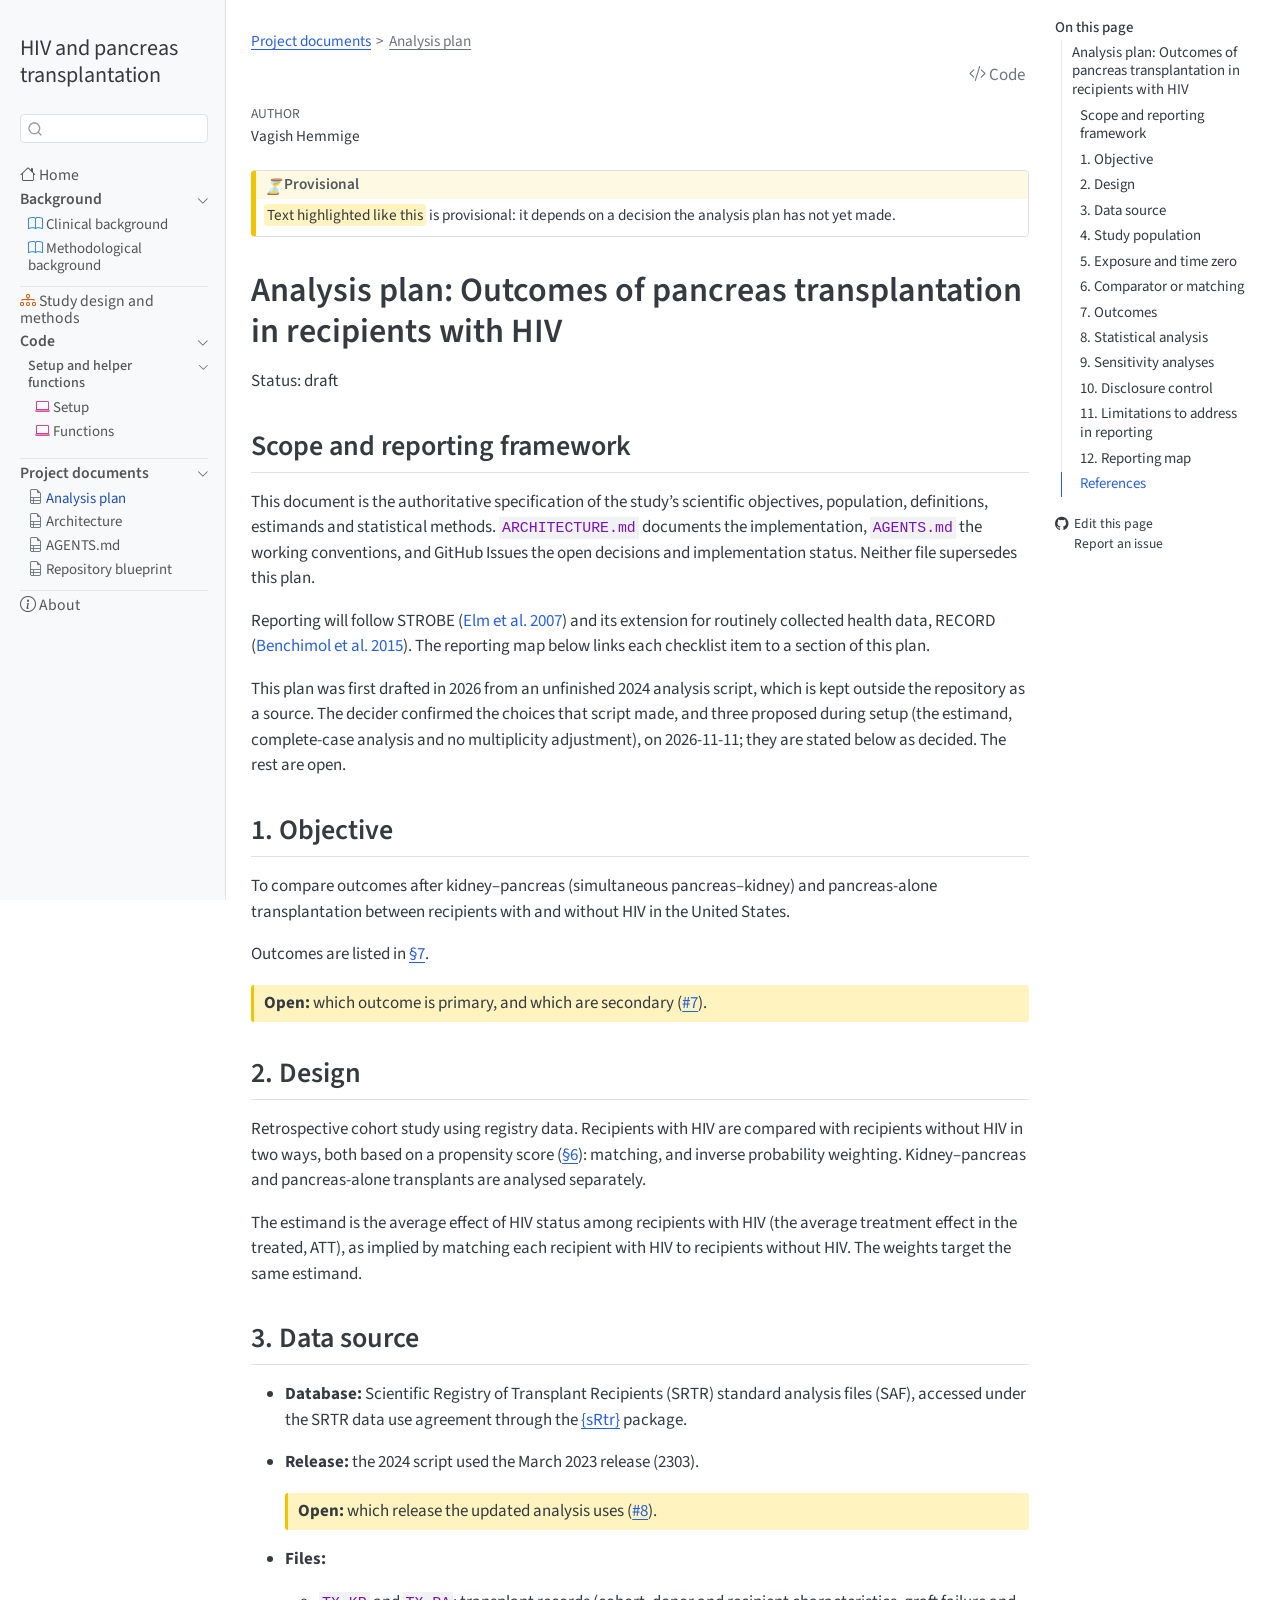
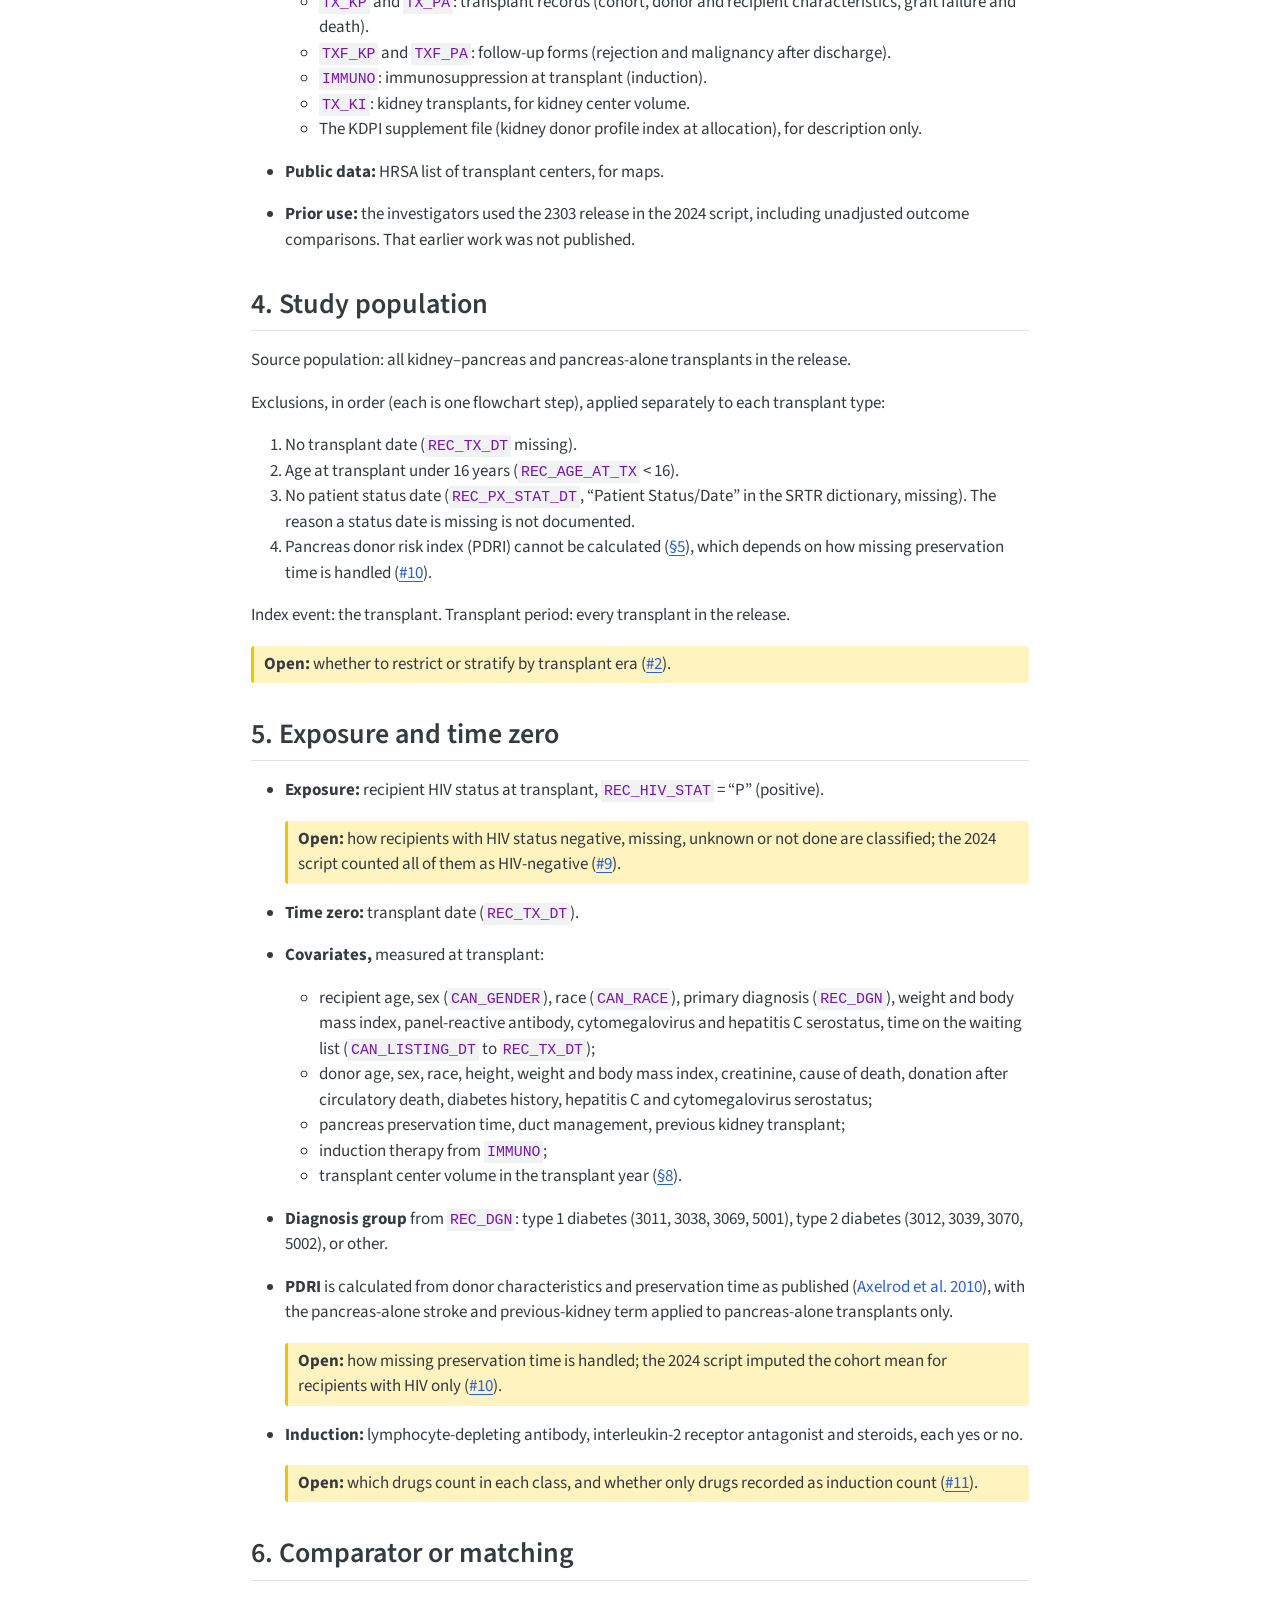
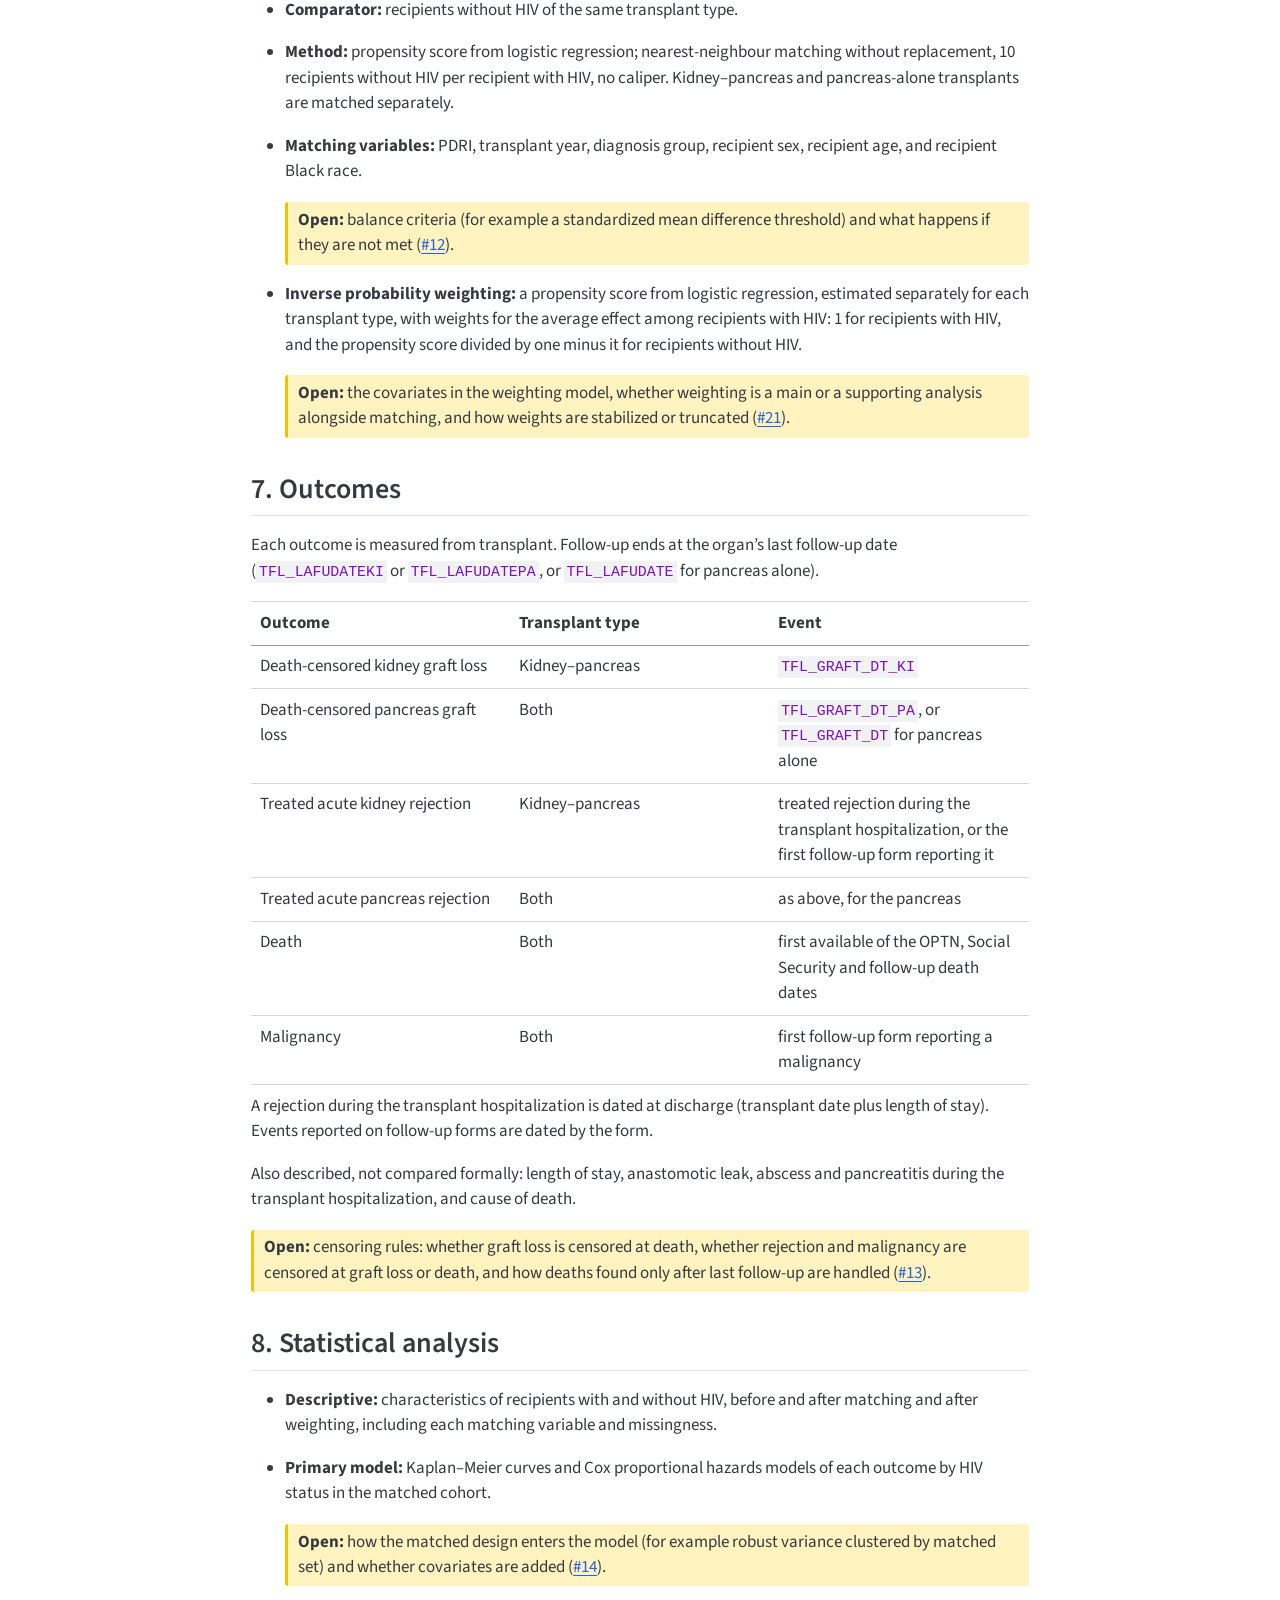
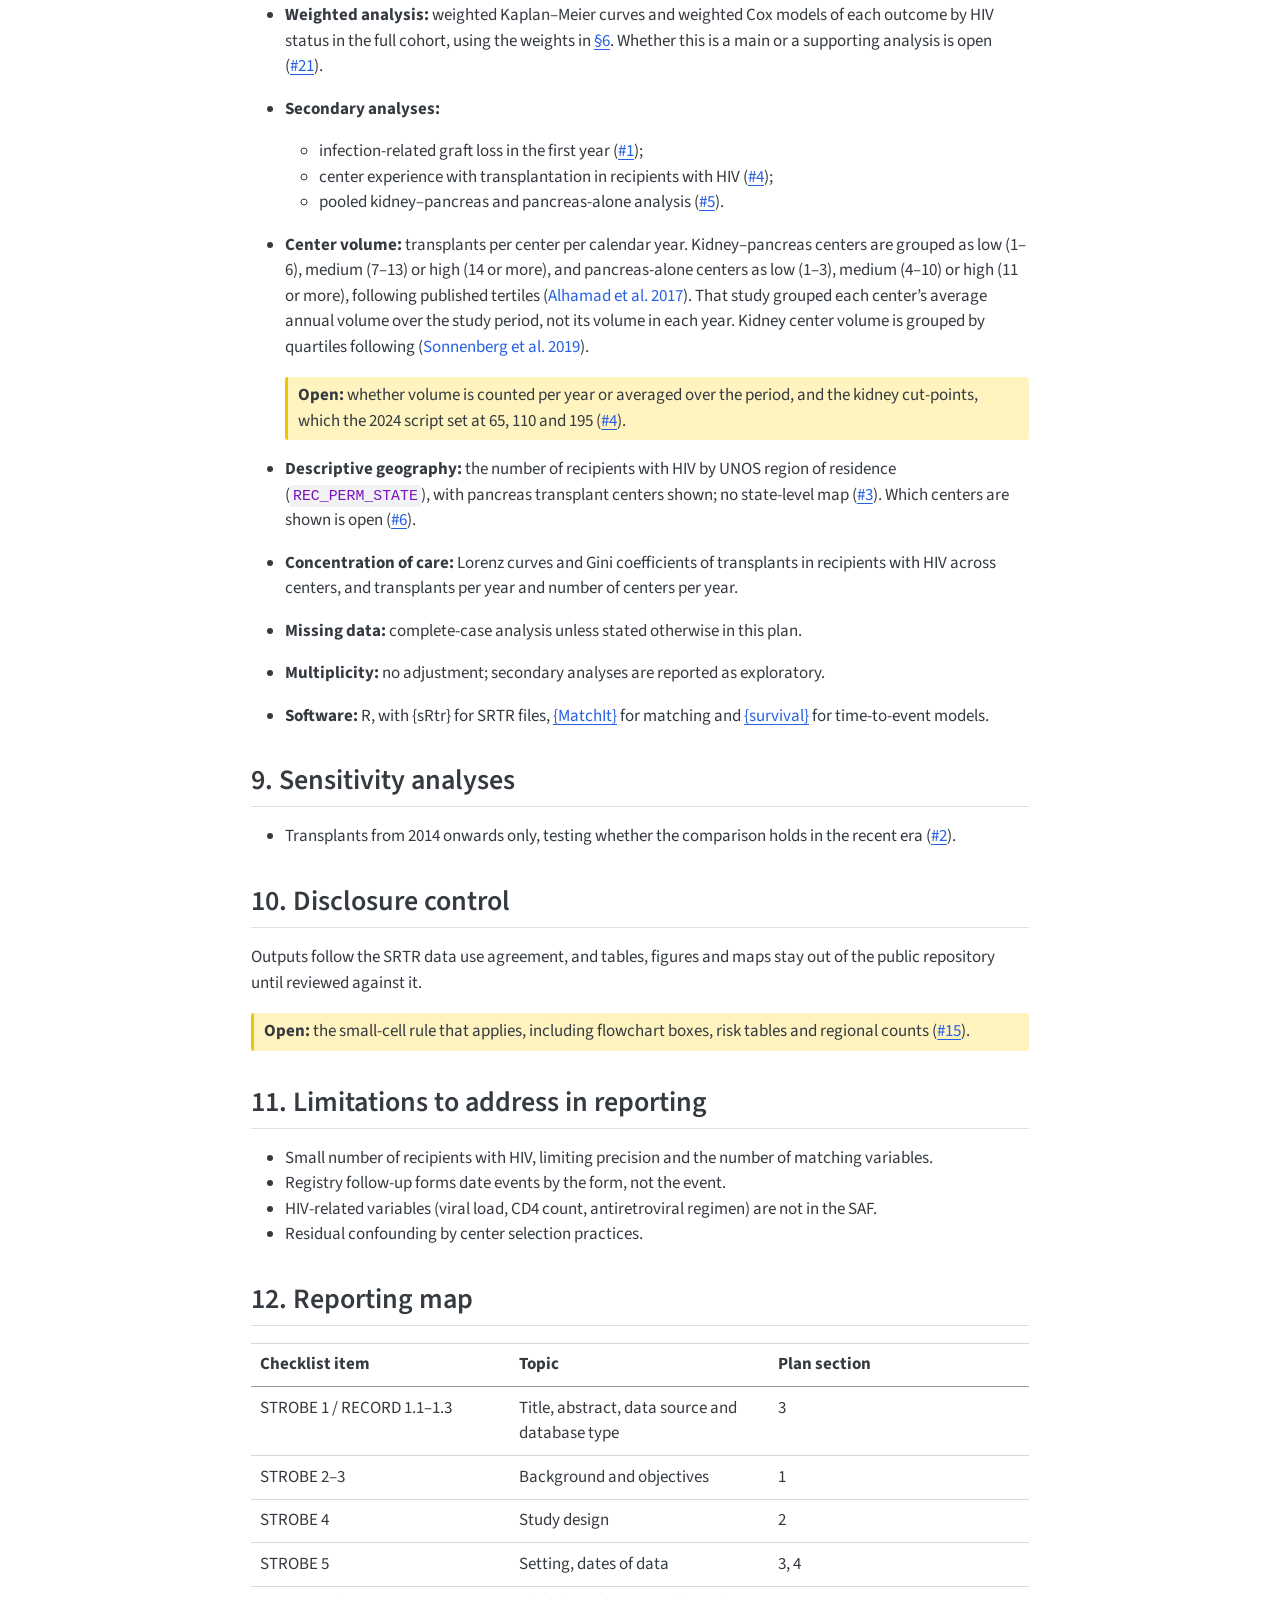
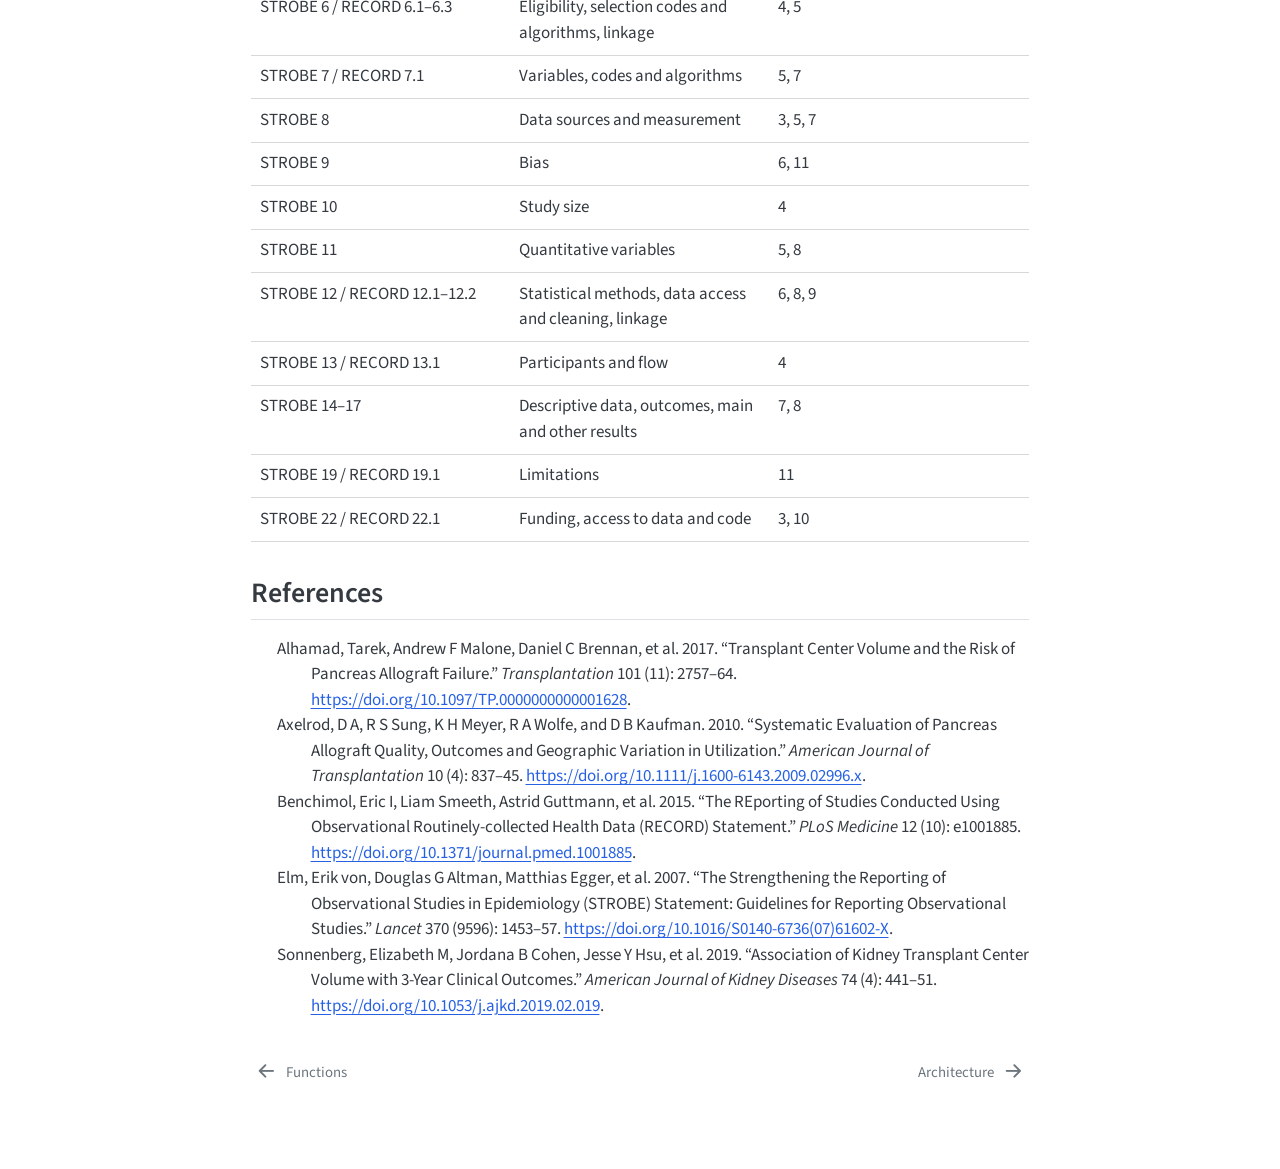
<file: quarto/analysis-plan.html>
<!DOCTYPE html>
<html xmlns="http://www.w3.org/1999/xhtml" lang="en" xml:lang="en"><head>

<meta charset="utf-8">
<meta name="generator" content="quarto-1.11.9">

<meta name="viewport" content="width=device-width, initial-scale=1.0, user-scalable=yes">

<meta name="author" content="Vagish Hemmige">

<title>Analysis plan – HIV and pancreas transplantation</title>
<style>
/* Default styles provided by pandoc.
** See https://pandoc.org/MANUAL.html#variables-for-html for config info.
*/
span.smallcaps{font-variant: small-caps;}
div.columns{display: flex; gap: 1.5em;}
div.column{flex: auto;}
@media screen {
div.columns{gap: min(4vw, 1.5em);}
div.column{overflow-x: auto;}
}
div.hanging-indent{margin-left: 1.5em; text-indent: -1.5em;}
ul.task-list{list-style: none;}
ul.task-list li input[type="checkbox"] {
  width: 0.8em;
  margin: 0 0.8em 0.2em -1em; /* quarto-specific, see https://github.com/quarto-dev/quarto-cli/issues/4556 */ 
  vertical-align: middle;
}
/* CSS for syntax highlighting */
html { -webkit-text-size-adjust: 100%; }
pre > code.sourceCode { white-space: pre; position: relative; }
pre > code.sourceCode > span { display: inline-block; line-height: 1.25; }
pre > code.sourceCode > span:empty { height: 1.2em; }
.sourceCode { overflow: visible; }
code.sourceCode > span { color: inherit; text-decoration: inherit; }
div.sourceCode { margin: 1em 0; }
pre.sourceCode { margin: 0; }
@media screen {
div.sourceCode { overflow: auto; }
}
@media print {
pre > code.sourceCode { white-space: pre-wrap; }
pre > code.sourceCode > span { text-indent: -5em; padding-left: 5em; }
}
pre.numberSource code
  { counter-reset: source-line 0; }
pre.numberSource code > span
  { position: relative; left: -4em; counter-increment: source-line; }
pre.numberSource code > span > a:first-child::before
  { content: counter(source-line);
    position: relative; left: -1em; text-align: right; vertical-align: baseline;
    border: none; display: inline-block;
    -webkit-touch-callout: none; -webkit-user-select: none;
    -khtml-user-select: none; -moz-user-select: none;
    -ms-user-select: none; user-select: none;
    padding: 0 4px; width: 4em;
  }
pre.numberSource { margin-left: 3em;  padding-left: 4px; }
div.sourceCode
  {   }
@media screen {
pre > code.sourceCode > span > a:first-child::before { text-decoration: underline; }
}
/* CSS for citations */
div.csl-bib-body { }
div.csl-entry {
  clear: both;
}
.hanging-indent div.csl-entry {
  margin-left:2em;
  text-indent:-2em;
}
div.csl-left-margin {
  min-width:2em;
  float:left;
}
div.csl-right-inline {
  margin-left:2em;
  padding-left:1em;
}
div.csl-indent {
  margin-left: 2em;
}</style>


<script src="../site_libs/quarto-nav/quarto-nav.js"></script>
<script src="../site_libs/quarto-nav/headroom.min.js"></script>
<script src="../site_libs/clipboard/clipboard.min.js"></script>
<script src="../site_libs/quarto-search/autocomplete.umd.js"></script>
<script src="../site_libs/quarto-search/fuse.min.js"></script>
<script src="../site_libs/quarto-search/quarto-search.js"></script>
<meta name="quarto:offset" content="../">
<link href="../quarto/architecture.html" rel="next">
<link href="../quarto/functions.html" rel="prev">
<script src="../site_libs/quarto-html/quarto.js" type="module"></script>
<script src="../site_libs/quarto-html/tabsets/tabsets.js" type="module"></script>
<script src="../site_libs/quarto-html/scrollable-regions/scrollable-regions.js" type="module"></script>
<script src="../site_libs/quarto-html/popper.min.js"></script>
<script src="../site_libs/quarto-html/tippy.umd.min.js"></script>
<script src="../site_libs/quarto-html/anchor.min.js"></script>
<link href="../site_libs/quarto-html/tippy.css" rel="stylesheet">
<link href="../site_libs/quarto-html/quarto-syntax-highlighting-63b5708e65d6cd79cd7618c58d0c21e7.css" rel="stylesheet" id="quarto-text-highlighting-styles">
<script src="../site_libs/bootstrap/bootstrap.min.js"></script>
<link href="../site_libs/bootstrap/bootstrap-icons.css" rel="stylesheet">
<link href="../site_libs/bootstrap/bootstrap-7881209bc2a9289d3bb75d0acd3c394d.min.css" rel="stylesheet" append-hash="true" id="quarto-bootstrap" data-mode="light">
<script id="quarto-search-options" type="application/json">{
  "location": "sidebar",
  "copy-button": false,
  "collapse-after": 3,
  "panel-placement": "start",
  "type": "textbox",
  "limit": 50,
  "keyboard-shortcut": [
    "f",
    "/",
    "s"
  ],
  "show-item-context": false,
  "language": {
    "search-no-results-text": "No results",
    "search-matching-documents-text": "matching documents",
    "search-copy-link-title": "Copy link to search",
    "search-hide-matches-text": "Hide additional matches",
    "search-more-match-text": "more match in this document",
    "search-more-matches-text": "more matches in this document",
    "search-clear-button-title": "Clear",
    "search-text-placeholder": "",
    "search-detached-cancel-button-title": "Cancel",
    "search-submit-button-title": "Submit",
    "search-label": "Search"
  }
}</script>
<style>
div.callout-Results.callout {
  border-left-color: #198754;
}
div.callout-Results.callout-style-default > .callout-header {
  background-color: rgba(25, 135, 84, 0.13);
}
div.callout-Results .callout-toggle::before {  background-image: url('data:image/svg+xml,<svg xmlns="http://www.w3.org/2000/svg" width="16" height="16" fill="rgb(33, 37, 41)" class="bi bi-chevron-down" viewBox="0 0 16 16"><path fill-rule="evenodd" d="M1.646 4.646a.5.5 0 0 1 .708 0L8 10.293l5.646-5.647a.5.5 0 0 1 .708.708l-6 6a.5.5 0 0 1-.708 0l-6-6a.5.5 0 0 1 0-.708z"/></svg>');}
div.callout-Results.callout-style-default .callout-icon::before, div.callout-Results.callout-titled .callout-icon::before {
  content: '📊';
  background-image: none;
}
div.callout-Pending.callout {
  border-left-color: #f0c400;
}
div.callout-Pending.callout-style-default > .callout-header {
  background-color: rgba(240, 196, 0, 0.13);
}
div.callout-Pending .callout-toggle::before {  background-image: url('data:image/svg+xml,<svg xmlns="http://www.w3.org/2000/svg" width="16" height="16" fill="rgb(33, 37, 41)" class="bi bi-chevron-down" viewBox="0 0 16 16"><path fill-rule="evenodd" d="M1.646 4.646a.5.5 0 0 1 .708 0L8 10.293l5.646-5.647a.5.5 0 0 1 .708.708l-6 6a.5.5 0 0 1-.708 0l-6-6a.5.5 0 0 1 0-.708z"/></svg>');}
div.callout-Pending.callout-style-default .callout-icon::before, div.callout-Pending.callout-titled .callout-icon::before {
  content: '⏳';
  background-image: none;
}
div.callout-Rcode.callout {
  border-left-color: #d63384;
}
div.callout-Rcode.callout-style-default > .callout-header {
  background-color: rgba(214, 51, 132, 0.13);
}
div.callout-Rcode .callout-toggle::before {  background-image: url('data:image/svg+xml,<svg xmlns="http://www.w3.org/2000/svg" width="16" height="16" fill="rgb(33, 37, 41)" class="bi bi-chevron-down" viewBox="0 0 16 16"><path fill-rule="evenodd" d="M1.646 4.646a.5.5 0 0 1 .708 0L8 10.293l5.646-5.647a.5.5 0 0 1 .708.708l-6 6a.5.5 0 0 1-.708 0l-6-6a.5.5 0 0 1 0-.708z"/></svg>');}
div.callout-Rcode.callout-style-default .callout-icon::before, div.callout-Rcode.callout-titled .callout-icon::before {
  content: '💻';
  background-image: none;
}
</style>


<link rel="stylesheet" href="../styles.css">
</head>

<body class="nav-sidebar docked quarto-light"><a id="quarto-skip-link" class="visually-hidden-focusable" href="#quarto-document-content">Skip to main content</a>

<div id="quarto-search-results"></div>
  <header id="quarto-header" class="headroom fixed-top">
  <nav class="quarto-secondary-nav" aria-label="Toolbar">
    <div class="container-fluid d-flex">
      <button type="button" class="quarto-btn-toggle btn" data-bs-toggle="collapse" role="button" data-bs-target=".quarto-sidebar-collapse-item" aria-controls="quarto-sidebar" aria-expanded="false" aria-label="Toggle sidebar navigation" onclick="if (window.quartoToggleHeadroom) { window.quartoToggleHeadroom(); }">
        <i class="bi bi-layout-text-sidebar-reverse"></i>
      </button>
        <nav class="quarto-page-breadcrumbs" aria-label="Breadcrumbs"><ol class="breadcrumb"><li class="breadcrumb-item"><a href="../quarto/analysis-plan.html">Project documents</a></li><li class="breadcrumb-item"><a href="../quarto/analysis-plan.html">Analysis plan</a></li></ol></nav>
        <a class="flex-grow-1" data-bs-toggle="collapse" data-bs-target=".quarto-sidebar-collapse-item" onclick="if (window.quartoToggleHeadroom) { window.quartoToggleHeadroom(); }">      
        </a>
      <button type="button" class="btn quarto-search-button" aria-label="Search" onclick="window.quartoOpenSearch();">
        <i class="bi bi-search"></i>
      </button>
    </div>
  </nav>
</header>
<!-- content -->
<div id="quarto-content" class="quarto-container page-columns page-rows-contents page-layout-full">
<!-- sidebar -->
  <nav id="quarto-sidebar" class="sidebar collapse collapse-horizontal quarto-sidebar-collapse-item sidebar-navigation docked overflow-auto" aria-label="Site">
    <div class="pt-lg-2 mt-2 text-left sidebar-header">
    <div class="sidebar-title mb-0 py-0">
      <a href="../">HIV and pancreas transplantation</a> 
    </div>
      </div>
        <div class="mt-2 flex-shrink-0 align-items-center">
        <div class="sidebar-search">
        <div id="quarto-search" class="" title="Search"></div>
        </div>
        </div>
    <div class="sidebar-menu-container"> 
    <ul class="list-unstyled mt-1">
        <li class="sidebar-item">
  <div class="sidebar-item-container"> 
  <a href="../index.html" class="sidebar-item-text sidebar-link"><i class="bi bi-house" role="img">
</i> 
 <span class="menu-text">Home</span></a>
  </div>
</li>
        <li class="sidebar-item sidebar-item-section">
      <div class="sidebar-item-container"> 
            <button type="button" class="sidebar-item-text sidebar-item-toggle sidebar-link text-start" data-bs-toggle="collapse" data-bs-target="#quarto-sidebar-section-1" aria-controls="quarto-sidebar-section-1" aria-expanded="true">
 <span class="menu-text" id="quarto-sidebar-section-1-label">Background</span><i class="bi bi-chevron-right" aria-hidden="true"></i></button>
      </div>
      <ul id="quarto-sidebar-section-1" aria-labelledby="quarto-sidebar-section-1-label" class="collapse list-unstyled sidebar-section depth1 show">  
          <li class="sidebar-item">
  <div class="sidebar-item-container"> 
  <a href="../quarto/background.html" class="sidebar-item-text sidebar-link"><i class="bi bi-book" role="img">
</i> 
 <span class="menu-text">Clinical background</span></a>
  </div>
</li>
          <li class="sidebar-item">
  <div class="sidebar-item-container"> 
  <a href="../quarto/methodological_background.html" class="sidebar-item-text sidebar-link"><i class="bi bi-book" role="img">
</i> 
 <span class="menu-text">Methodological background</span></a>
  </div>
</li>
      </ul>
  </li>
        <li class="sidebar-item">
  <div class="sidebar-item-container"> 
  <a href="../quarto/study_methods.html" class="sidebar-item-text sidebar-link"><i class="bi bi-diagram-3" role="img">
</i> 
 <span class="menu-text">Study design and methods</span></a>
  </div>
</li>
        <li class="sidebar-item sidebar-item-section">
      <div class="sidebar-item-container"> 
            <button type="button" class="sidebar-item-text sidebar-item-toggle sidebar-link text-start" data-bs-toggle="collapse" data-bs-target="#quarto-sidebar-section-2" aria-controls="quarto-sidebar-section-2" aria-expanded="true">
 <span class="menu-text" id="quarto-sidebar-section-2-label">Code</span><i class="bi bi-chevron-right" aria-hidden="true"></i></button>
      </div>
      <ul id="quarto-sidebar-section-2" aria-labelledby="quarto-sidebar-section-2-label" class="collapse list-unstyled sidebar-section depth1 show">  
          <li class="sidebar-item sidebar-item-section">
      <div class="sidebar-item-container"> 
            <button type="button" class="sidebar-item-text sidebar-item-toggle sidebar-link text-start" data-bs-toggle="collapse" data-bs-target="#quarto-sidebar-section-3" aria-controls="quarto-sidebar-section-3" aria-expanded="true">
 <span class="menu-text" id="quarto-sidebar-section-3-label">Setup and helper functions</span><i class="bi bi-chevron-right" aria-hidden="true"></i></button>
      </div>
      <ul id="quarto-sidebar-section-3" aria-labelledby="quarto-sidebar-section-3-label" class="collapse list-unstyled sidebar-section depth2 show">  
          <li class="sidebar-item">
  <div class="sidebar-item-container"> 
  <a href="../quarto/setup.html" class="sidebar-item-text sidebar-link"><i class="bi bi-laptop" role="img">
</i> 
 <span class="menu-text">Setup</span></a>
  </div>
</li>
          <li class="sidebar-item">
  <div class="sidebar-item-container"> 
  <a href="../quarto/functions.html" class="sidebar-item-text sidebar-link"><i class="bi bi-laptop" role="img">
</i> 
 <span class="menu-text">Functions</span></a>
  </div>
</li>
      </ul>
  </li>
      </ul>
  </li>
        <li class="sidebar-item sidebar-item-section">
      <div class="sidebar-item-container"> 
            <button type="button" class="sidebar-item-text sidebar-item-toggle sidebar-link text-start" data-bs-toggle="collapse" data-bs-target="#quarto-sidebar-section-4" aria-controls="quarto-sidebar-section-4" aria-expanded="true">
 <span class="menu-text" id="quarto-sidebar-section-4-label">Project documents</span><i class="bi bi-chevron-right" aria-hidden="true"></i></button>
      </div>
      <ul id="quarto-sidebar-section-4" aria-labelledby="quarto-sidebar-section-4-label" class="collapse list-unstyled sidebar-section depth1 show">  
          <li class="sidebar-item">
  <div class="sidebar-item-container"> 
  <a href="../quarto/analysis-plan.html" class="sidebar-item-text sidebar-link active"><i class="bi bi-file-earmark-ruled" role="img">
</i> 
 <span class="menu-text">Analysis plan</span></a>
  </div>
</li>
          <li class="sidebar-item">
  <div class="sidebar-item-container"> 
  <a href="../quarto/architecture.html" class="sidebar-item-text sidebar-link"><i class="bi bi-file-earmark-ruled" role="img">
</i> 
 <span class="menu-text">Architecture</span></a>
  </div>
</li>
          <li class="sidebar-item">
  <div class="sidebar-item-container"> 
  <a href="../quarto/agents.html" class="sidebar-item-text sidebar-link"><i class="bi bi-file-earmark-ruled" role="img">
</i> 
 <span class="menu-text">AGENTS.md</span></a>
  </div>
</li>
          <li class="sidebar-item">
  <div class="sidebar-item-container"> 
  <a href="../quarto/repository-blueprint.html" class="sidebar-item-text sidebar-link"><i class="bi bi-file-earmark-ruled" role="img">
</i> 
 <span class="menu-text">Repository blueprint</span></a>
  </div>
</li>
      </ul>
  </li>
        <li class="sidebar-item">
  <div class="sidebar-item-container"> 
  <a href="../quarto/about.html" class="sidebar-item-text sidebar-link"><i class="bi bi-info-circle" role="img">
</i> 
 <span class="menu-text">About</span></a>
  </div>
</li>
    </ul>
    </div>
</nav>
<div id="quarto-sidebar-glass" class="quarto-sidebar-collapse-item" data-bs-toggle="collapse" data-bs-target=".quarto-sidebar-collapse-item"></div>
<!-- margin-sidebar -->
    <div id="quarto-margin-sidebar" class="sidebar margin-sidebar">
        <nav id="TOC" role="doc-toc" aria-labelledby="toc-title" class="toc-active">
    <h2 id="toc-title">On this page</h2>
   
  <ul>
  <li><a href="#analysis-plan-outcomes-of-pancreas-transplantation-in-recipients-with-hiv" id="toc-analysis-plan-outcomes-of-pancreas-transplantation-in-recipients-with-hiv" class="nav-link active" data-scroll-target="#analysis-plan-outcomes-of-pancreas-transplantation-in-recipients-with-hiv">Analysis plan: Outcomes of pancreas transplantation in recipients with HIV</a>
  <ul class="collapse">
  <li><a href="#scope-and-reporting-framework" id="toc-scope-and-reporting-framework" class="nav-link" data-scroll-target="#scope-and-reporting-framework">Scope and reporting framework</a></li>
  <li><a href="#1-objective" id="toc-1-objective" class="nav-link" data-scroll-target="#1-objective">1. Objective</a></li>
  <li><a href="#2-design" id="toc-2-design" class="nav-link" data-scroll-target="#2-design">2. Design</a></li>
  <li><a href="#3-data-source" id="toc-3-data-source" class="nav-link" data-scroll-target="#3-data-source">3. Data source</a></li>
  <li><a href="#4-study-population" id="toc-4-study-population" class="nav-link" data-scroll-target="#4-study-population">4. Study population</a></li>
  <li><a href="#5-exposure-and-time-zero" id="toc-5-exposure-and-time-zero" class="nav-link" data-scroll-target="#5-exposure-and-time-zero">5. Exposure and time zero</a></li>
  <li><a href="#6-comparator-or-matching" id="toc-6-comparator-or-matching" class="nav-link" data-scroll-target="#6-comparator-or-matching">6. Comparator or matching</a></li>
  <li><a href="#7-outcomes" id="toc-7-outcomes" class="nav-link" data-scroll-target="#7-outcomes">7. Outcomes</a></li>
  <li><a href="#8-statistical-analysis" id="toc-8-statistical-analysis" class="nav-link" data-scroll-target="#8-statistical-analysis">8. Statistical analysis</a></li>
  <li><a href="#9-sensitivity-analyses" id="toc-9-sensitivity-analyses" class="nav-link" data-scroll-target="#9-sensitivity-analyses">9. Sensitivity analyses</a></li>
  <li><a href="#10-disclosure-control" id="toc-10-disclosure-control" class="nav-link" data-scroll-target="#10-disclosure-control">10. Disclosure control</a></li>
  <li><a href="#11-limitations-to-address-in-reporting" id="toc-11-limitations-to-address-in-reporting" class="nav-link" data-scroll-target="#11-limitations-to-address-in-reporting">11. Limitations to address in reporting</a></li>
  <li><a href="#12-reporting-map" id="toc-12-reporting-map" class="nav-link" data-scroll-target="#12-reporting-map">12. Reporting map</a></li>
  <li><a href="#references" id="toc-references" class="nav-link" data-scroll-target="#references">References</a></li>
  </ul></li>
  </ul>
<div class="toc-actions"><ul><li><a href="https://github.com/VagishHemmige/HIV-pancreas-2024-srtr/edit/main/quarto/analysis-plan.qmd" class="toc-action"><i class="bi bi-github"></i>Edit this page</a></li><li><a href="https://github.com/VagishHemmige/HIV-pancreas-2024-srtr/issues/new" class="toc-action"><i class="bi empty"></i>Report an issue</a></li></ul></div></nav>
    </div>
<!-- main -->
<main class="content column-body" id="quarto-document-content" tabindex="-1"><div class="quarto-title-block"><nav class="quarto-page-breadcrumbs quarto-title-breadcrumbs d-none d-lg-block" aria-label="Breadcrumbs"><ol class="breadcrumb"><li class="breadcrumb-item"><a href="../quarto/analysis-plan.html">Project documents</a></li><li class="breadcrumb-item"><a href="../quarto/analysis-plan.html">Analysis plan</a></li></ol></nav><div class="quarto-title-tools-only"><h1></h1><button type="button" class="btn code-tools-button" id="quarto-code-tools-source"><i class="bi"></i> Code</button></div></div>

<header id="title-block-header" class="quarto-title-block default">
<div class="quarto-title">
</div>



<div class="quarto-title-meta column-body">

    <div>
    <div class="quarto-title-meta-heading">Author</div>
    <div class="quarto-title-meta-contents">
             <p>Vagish Hemmige </p>
          </div>
  </div>
    
  
    
  </div>
  


</header>


<div class="callout callout-style-default callout-Pending callout-titled">
<div class="callout-header d-flex align-content-center">
<div class="callout-icon-container">
<i class="callout-icon"></i>
</div>
<div class="callout-title-container flex-fill">
<span class="screen-reader-only">Pending</span>Provisional
</div>
</div>
<div class="callout-body-container callout-body">
<p><span class="pending">Text highlighted like this</span> is provisional: it depends on a decision the analysis plan has not yet made.</p>
</div>
</div>
<!--
This page only shows analysis-plan.md from the repository root, which is the one source:
edit that file, not this page. Its first heading is the page title.

The plan links its own sections GitHub's way (for example #3-design). Quarto's
default heading IDs drop leading numbers (#design), so `from:` above
gives this page GitHub-style IDs and those links work on both.
-->
<section id="analysis-plan-outcomes-of-pancreas-transplantation-in-recipients-with-hiv" class="level1">
<h1>Analysis plan: Outcomes of pancreas transplantation in recipients with HIV</h1>
<p>Status: draft</p>
<section id="scope-and-reporting-framework" class="level2">
<h2 class="anchored" data-anchor-id="scope-and-reporting-framework">Scope and reporting framework</h2>
<p>This document is the authoritative specification of the study’s scientific objectives, population, definitions, estimands and statistical methods. <code>ARCHITECTURE.md</code> documents the implementation, <code>AGENTS.md</code> the working conventions, and GitHub Issues the open decisions and implementation status. Neither file supersedes this plan.</p>
<p>Reporting will follow STROBE <span class="citation" data-cites="vonelm2007strobe">(<a href="#ref-vonelm2007strobe" role="doc-biblioref"><span class="nocase">Elm et al.</span> 2007</a>)</span> and its extension for routinely collected health data, RECORD <span class="citation" data-cites="benchimol2015record">(<a href="#ref-benchimol2015record" role="doc-biblioref"><span class="nocase">Benchimol et al.</span> 2015</a>)</span>. The reporting map below links each checklist item to a section of this plan.</p>
<p>This plan was first drafted in 2026 from an unfinished 2024 analysis script, which is kept outside the repository as a source. The decider confirmed the choices that script made, and three proposed during setup (the estimand, complete-case analysis and no multiplicity adjustment), on 2026-11-11; they are stated below as decided. The rest are open.</p>
</section>
<section id="1-objective" class="level2">
<h2 class="anchored" data-anchor-id="1-objective">1. Objective</h2>
<p>To compare outcomes after kidney–pancreas (simultaneous pancreas–kidney) and pancreas-alone transplantation between recipients with and without HIV in the United States.</p>
<p>Outcomes are listed in <a href="#7-outcomes">§7</a>.</p>
<div class="pending-note">
<p><strong>Open:</strong> which outcome is primary, and which are secondary (<a href="https://github.com/VagishHemmige/HIV-pancreas-2024-srtr/issues/7">#7</a>).</p>
</div>
</section>
<section id="2-design" class="level2">
<h2 class="anchored" data-anchor-id="2-design">2. Design</h2>
<p>Retrospective cohort study using registry data. Recipients with HIV are compared with recipients without HIV in two ways, both based on a propensity score (<a href="#6-comparator-or-matching">§6</a>): matching, and inverse probability weighting. Kidney–pancreas and pancreas-alone transplants are analysed separately.</p>
<p>The estimand is the average effect of HIV status among recipients with HIV (the average treatment effect in the treated, ATT), as implied by matching each recipient with HIV to recipients without HIV. The weights target the same estimand.</p>
</section>
<section id="3-data-source" class="level2">
<h2 class="anchored" data-anchor-id="3-data-source">3. Data source</h2>
<ul>
<li><p><strong>Database:</strong> Scientific Registry of Transplant Recipients (SRTR) standard analysis files (SAF), accessed under the SRTR data use agreement through the <a href="https://vagishhemmige.github.io/sRtr/">{sRtr}</a> package.</p></li>
<li><p><strong>Release:</strong> the 2024 script used the March 2023 release (2303).</p>
<div class="pending-note">
<p><strong>Open:</strong> which release the updated analysis uses (<a href="https://github.com/VagishHemmige/HIV-pancreas-2024-srtr/issues/8">#8</a>).</p>
</div></li>
<li><p><strong>Files:</strong></p>
<ul>
<li><code>TX_KP</code> and <code>TX_PA</code>: transplant records (cohort, donor and recipient characteristics, graft failure and death).</li>
<li><code>TXF_KP</code> and <code>TXF_PA</code>: follow-up forms (rejection and malignancy after discharge).</li>
<li><code>IMMUNO</code>: immunosuppression at transplant (induction).</li>
<li><code>TX_KI</code>: kidney transplants, for kidney center volume.</li>
<li>The KDPI supplement file (kidney donor profile index at allocation), for description only.</li>
</ul></li>
<li><p><strong>Public data:</strong> HRSA list of transplant centers, for maps.</p></li>
<li><p><strong>Prior use:</strong> the investigators used the 2303 release in the 2024 script, including unadjusted outcome comparisons. That earlier work was not published.</p></li>
</ul>
</section>
<section id="4-study-population" class="level2">
<h2 class="anchored" data-anchor-id="4-study-population">4. Study population</h2>
<p>Source population: all kidney–pancreas and pancreas-alone transplants in the release.</p>
<p>Exclusions, in order (each is one flowchart step), applied separately to each transplant type:</p>
<ol type="1">
<li>No transplant date (<code>REC_TX_DT</code> missing).</li>
<li>Age at transplant under 16 years (<code>REC_AGE_AT_TX</code> &lt; 16).</li>
<li>No patient status date (<code>REC_PX_STAT_DT</code>, “Patient Status/Date” in the SRTR dictionary, missing). The reason a status date is missing is not documented.</li>
<li>Pancreas donor risk index (PDRI) cannot be calculated (<a href="#5-exposure-and-time-zero">§5</a>), which depends on how missing preservation time is handled (<a href="https://github.com/VagishHemmige/HIV-pancreas-2024-srtr/issues/10">#10</a>).</li>
</ol>
<p>Index event: the transplant. Transplant period: every transplant in the release.</p>
<div class="pending-note">
<p><strong>Open:</strong> whether to restrict or stratify by transplant era (<a href="https://github.com/VagishHemmige/HIV-pancreas-2024-srtr/issues/2">#2</a>).</p>
</div>
</section>
<section id="5-exposure-and-time-zero" class="level2">
<h2 class="anchored" data-anchor-id="5-exposure-and-time-zero">5. Exposure and time zero</h2>
<ul>
<li><p><strong>Exposure:</strong> recipient HIV status at transplant, <code>REC_HIV_STAT</code> = “P” (positive).</p>
<div class="pending-note">
<p><strong>Open:</strong> how recipients with HIV status negative, missing, unknown or not done are classified; the 2024 script counted all of them as HIV-negative (<a href="https://github.com/VagishHemmige/HIV-pancreas-2024-srtr/issues/9">#9</a>).</p>
</div></li>
<li><p><strong>Time zero:</strong> transplant date (<code>REC_TX_DT</code>).</p></li>
<li><p><strong>Covariates,</strong> measured at transplant:</p>
<ul>
<li>recipient age, sex (<code>CAN_GENDER</code>), race (<code>CAN_RACE</code>), primary diagnosis (<code>REC_DGN</code>), weight and body mass index, panel-reactive antibody, cytomegalovirus and hepatitis C serostatus, time on the waiting list (<code>CAN_LISTING_DT</code> to <code>REC_TX_DT</code>);</li>
<li>donor age, sex, race, height, weight and body mass index, creatinine, cause of death, donation after circulatory death, diabetes history, hepatitis C and cytomegalovirus serostatus;</li>
<li>pancreas preservation time, duct management, previous kidney transplant;</li>
<li>induction therapy from <code>IMMUNO</code>;</li>
<li>transplant center volume in the transplant year (<a href="#8-statistical-analysis">§8</a>).</li>
</ul></li>
<li><p><strong>Diagnosis group</strong> from <code>REC_DGN</code>: type 1 diabetes (3011, 3038, 3069, 5001), type 2 diabetes (3012, 3039, 3070, 5002), or other.</p></li>
<li><p><strong>PDRI</strong> is calculated from donor characteristics and preservation time as published <span class="citation" data-cites="axelrod2010pdri">(<a href="#ref-axelrod2010pdri" role="doc-biblioref">Axelrod et al. 2010</a>)</span>, with the pancreas-alone stroke and previous-kidney term applied to pancreas-alone transplants only.</p>
<div class="pending-note">
<p><strong>Open:</strong> how missing preservation time is handled; the 2024 script imputed the cohort mean for recipients with HIV only (<a href="https://github.com/VagishHemmige/HIV-pancreas-2024-srtr/issues/10">#10</a>).</p>
</div></li>
<li><p><strong>Induction:</strong> lymphocyte-depleting antibody, interleukin-2 receptor antagonist and steroids, each yes or no.</p>
<div class="pending-note">
<p><strong>Open:</strong> which drugs count in each class, and whether only drugs recorded as induction count (<a href="https://github.com/VagishHemmige/HIV-pancreas-2024-srtr/issues/11">#11</a>).</p>
</div></li>
</ul>
</section>
<section id="6-comparator-or-matching" class="level2">
<h2 class="anchored" data-anchor-id="6-comparator-or-matching">6. Comparator or matching</h2>
<ul>
<li><p><strong>Comparator:</strong> recipients without HIV of the same transplant type.</p></li>
<li><p><strong>Method:</strong> propensity score from logistic regression; nearest-neighbour matching without replacement, 10 recipients without HIV per recipient with HIV, no caliper. Kidney–pancreas and pancreas-alone transplants are matched separately.</p></li>
<li><p><strong>Matching variables:</strong> PDRI, transplant year, diagnosis group, recipient sex, recipient age, and recipient Black race.</p>
<div class="pending-note">
<p><strong>Open:</strong> balance criteria (for example a standardized mean difference threshold) and what happens if they are not met (<a href="https://github.com/VagishHemmige/HIV-pancreas-2024-srtr/issues/12">#12</a>).</p>
</div></li>
<li><p><strong>Inverse probability weighting:</strong> a propensity score from logistic regression, estimated separately for each transplant type, with weights for the average effect among recipients with HIV: 1 for recipients with HIV, and the propensity score divided by one minus it for recipients without HIV.</p>
<div class="pending-note">
<p><strong>Open:</strong> the covariates in the weighting model, whether weighting is a main or a supporting analysis alongside matching, and how weights are stabilized or truncated (<a href="https://github.com/VagishHemmige/HIV-pancreas-2024-srtr/issues/21">#21</a>).</p>
</div></li>
</ul>
</section>
<section id="7-outcomes" class="level2">
<h2 class="anchored" data-anchor-id="7-outcomes">7. Outcomes</h2>
<p>Each outcome is measured from transplant. Follow-up ends at the organ’s last follow-up date (<code>TFL_LAFUDATEKI</code> or <code>TFL_LAFUDATEPA</code>, or <code>TFL_LAFUDATE</code> for pancreas alone).</p>
<table class="caption-top table">
<colgroup>
<col style="width: 33%">
<col style="width: 33%">
<col style="width: 33%">
</colgroup>
<thead>
<tr class="header">
<th>Outcome</th>
<th>Transplant type</th>
<th>Event</th>
</tr>
</thead>
<tbody>
<tr class="odd">
<td>Death-censored kidney graft loss</td>
<td>Kidney–pancreas</td>
<td><code>TFL_GRAFT_DT_KI</code></td>
</tr>
<tr class="even">
<td>Death-censored pancreas graft loss</td>
<td>Both</td>
<td><code>TFL_GRAFT_DT_PA</code>, or <code>TFL_GRAFT_DT</code> for pancreas alone</td>
</tr>
<tr class="odd">
<td>Treated acute kidney rejection</td>
<td>Kidney–pancreas</td>
<td>treated rejection during the transplant hospitalization, or the first follow-up form reporting it</td>
</tr>
<tr class="even">
<td>Treated acute pancreas rejection</td>
<td>Both</td>
<td>as above, for the pancreas</td>
</tr>
<tr class="odd">
<td>Death</td>
<td>Both</td>
<td>first available of the OPTN, Social Security and follow-up death dates</td>
</tr>
<tr class="even">
<td>Malignancy</td>
<td>Both</td>
<td>first follow-up form reporting a malignancy</td>
</tr>
</tbody>
</table>
<p>A rejection during the transplant hospitalization is dated at discharge (transplant date plus length of stay). Events reported on follow-up forms are dated by the form.</p>
<p>Also described, not compared formally: length of stay, anastomotic leak, abscess and pancreatitis during the transplant hospitalization, and cause of death.</p>
<div class="pending-note">
<p><strong>Open:</strong> censoring rules: whether graft loss is censored at death, whether rejection and malignancy are censored at graft loss or death, and how deaths found only after last follow-up are handled (<a href="https://github.com/VagishHemmige/HIV-pancreas-2024-srtr/issues/13">#13</a>).</p>
</div>
</section>
<section id="8-statistical-analysis" class="level2">
<h2 class="anchored" data-anchor-id="8-statistical-analysis">8. Statistical analysis</h2>
<ul>
<li><p><strong>Descriptive:</strong> characteristics of recipients with and without HIV, before and after matching and after weighting, including each matching variable and missingness.</p></li>
<li><p><strong>Primary model:</strong> Kaplan–Meier curves and Cox proportional hazards models of each outcome by HIV status in the matched cohort.</p>
<div class="pending-note">
<p><strong>Open:</strong> how the matched design enters the model (for example robust variance clustered by matched set) and whether covariates are added (<a href="https://github.com/VagishHemmige/HIV-pancreas-2024-srtr/issues/14">#14</a>).</p>
</div></li>
<li><p><strong>Weighted analysis:</strong> weighted Kaplan–Meier curves and weighted Cox models of each outcome by HIV status in the full cohort, using the weights in <a href="#6-comparator-or-matching">§6</a>. Whether this is a main or a supporting analysis is open (<a href="https://github.com/VagishHemmige/HIV-pancreas-2024-srtr/issues/21">#21</a>).</p></li>
<li><p><strong>Secondary analyses:</strong></p>
<ul>
<li>infection-related graft loss in the first year (<a href="https://github.com/VagishHemmige/HIV-pancreas-2024-srtr/issues/1">#1</a>);</li>
<li>center experience with transplantation in recipients with HIV (<a href="https://github.com/VagishHemmige/HIV-pancreas-2024-srtr/issues/4">#4</a>);</li>
<li>pooled kidney–pancreas and pancreas-alone analysis (<a href="https://github.com/VagishHemmige/HIV-pancreas-2024-srtr/issues/5">#5</a>).</li>
</ul></li>
<li><p><strong>Center volume:</strong> transplants per center per calendar year. Kidney–pancreas centers are grouped as low (1–6), medium (7–13) or high (14 or more), and pancreas-alone centers as low (1–3), medium (4–10) or high (11 or more), following published tertiles <span class="citation" data-cites="alhamad2017volume">(<a href="#ref-alhamad2017volume" role="doc-biblioref">Alhamad et al. 2017</a>)</span>. That study grouped each center’s average annual volume over the study period, not its volume in each year. Kidney center volume is grouped by quartiles following <span class="citation" data-cites="sonnenberg2019volume">(<a href="#ref-sonnenberg2019volume" role="doc-biblioref">Sonnenberg et al. 2019</a>)</span>.</p>
<div class="pending-note">
<p><strong>Open:</strong> whether volume is counted per year or averaged over the period, and the kidney cut-points, which the 2024 script set at 65, 110 and 195 (<a href="https://github.com/VagishHemmige/HIV-pancreas-2024-srtr/issues/4">#4</a>).</p>
</div></li>
<li><p><strong>Descriptive geography:</strong> the number of recipients with HIV by UNOS region of residence (<code>REC_PERM_STATE</code>), with pancreas transplant centers shown; no state-level map (<a href="https://github.com/VagishHemmige/HIV-pancreas-2024-srtr/issues/3">#3</a>). Which centers are shown is open (<a href="https://github.com/VagishHemmige/HIV-pancreas-2024-srtr/issues/6">#6</a>).</p></li>
<li><p><strong>Concentration of care:</strong> Lorenz curves and Gini coefficients of transplants in recipients with HIV across centers, and transplants per year and number of centers per year.</p></li>
<li><p><strong>Missing data:</strong> complete-case analysis unless stated otherwise in this plan.</p></li>
<li><p><strong>Multiplicity:</strong> no adjustment; secondary analyses are reported as exploratory.</p></li>
<li><p><strong>Software:</strong> R, with {sRtr} for SRTR files, <a href="https://kosukeimai.github.io/MatchIt/">{MatchIt}</a> for matching and <a href="https://CRAN.R-project.org/package=survival">{survival}</a> for time-to-event models.</p></li>
</ul>
</section>
<section id="9-sensitivity-analyses" class="level2">
<h2 class="anchored" data-anchor-id="9-sensitivity-analyses">9. Sensitivity analyses</h2>
<ul>
<li>Transplants from 2014 onwards only, testing whether the comparison holds in the recent era (<a href="https://github.com/VagishHemmige/HIV-pancreas-2024-srtr/issues/2">#2</a>).</li>
</ul>
</section>
<section id="10-disclosure-control" class="level2">
<h2 class="anchored" data-anchor-id="10-disclosure-control">10. Disclosure control</h2>
<p>Outputs follow the SRTR data use agreement, and tables, figures and maps stay out of the public repository until reviewed against it.</p>
<div class="pending-note">
<p><strong>Open:</strong> the small-cell rule that applies, including flowchart boxes, risk tables and regional counts (<a href="https://github.com/VagishHemmige/HIV-pancreas-2024-srtr/issues/15">#15</a>).</p>
</div>
</section>
<section id="11-limitations-to-address-in-reporting" class="level2">
<h2 class="anchored" data-anchor-id="11-limitations-to-address-in-reporting">11. Limitations to address in reporting</h2>
<ul>
<li>Small number of recipients with HIV, limiting precision and the number of matching variables.</li>
<li>Registry follow-up forms date events by the form, not the event.</li>
<li>HIV-related variables (viral load, CD4 count, antiretroviral regimen) are not in the SAF.</li>
<li>Residual confounding by center selection practices.</li>
</ul>
</section>
<section id="12-reporting-map" class="level2">
<h2 class="anchored" data-anchor-id="12-reporting-map">12. Reporting map</h2>
<table class="caption-top table">
<colgroup>
<col style="width: 33%">
<col style="width: 33%">
<col style="width: 33%">
</colgroup>
<thead>
<tr class="header">
<th>Checklist item</th>
<th>Topic</th>
<th>Plan section</th>
</tr>
</thead>
<tbody>
<tr class="odd">
<td>STROBE 1 / RECORD 1.1–1.3</td>
<td>Title, abstract, data source and database type</td>
<td>3</td>
</tr>
<tr class="even">
<td>STROBE 2–3</td>
<td>Background and objectives</td>
<td>1</td>
</tr>
<tr class="odd">
<td>STROBE 4</td>
<td>Study design</td>
<td>2</td>
</tr>
<tr class="even">
<td>STROBE 5</td>
<td>Setting, dates of data</td>
<td>3, 4</td>
</tr>
<tr class="odd">
<td>STROBE 6 / RECORD 6.1–6.3</td>
<td>Eligibility, selection codes and algorithms, linkage</td>
<td>4, 5</td>
</tr>
<tr class="even">
<td>STROBE 7 / RECORD 7.1</td>
<td>Variables, codes and algorithms</td>
<td>5, 7</td>
</tr>
<tr class="odd">
<td>STROBE 8</td>
<td>Data sources and measurement</td>
<td>3, 5, 7</td>
</tr>
<tr class="even">
<td>STROBE 9</td>
<td>Bias</td>
<td>6, 11</td>
</tr>
<tr class="odd">
<td>STROBE 10</td>
<td>Study size</td>
<td>4</td>
</tr>
<tr class="even">
<td>STROBE 11</td>
<td>Quantitative variables</td>
<td>5, 8</td>
</tr>
<tr class="odd">
<td>STROBE 12 / RECORD 12.1–12.2</td>
<td>Statistical methods, data access and cleaning, linkage</td>
<td>6, 8, 9</td>
</tr>
<tr class="even">
<td>STROBE 13 / RECORD 13.1</td>
<td>Participants and flow</td>
<td>4</td>
</tr>
<tr class="odd">
<td>STROBE 14–17</td>
<td>Descriptive data, outcomes, main and other results</td>
<td>7, 8</td>
</tr>
<tr class="even">
<td>STROBE 19 / RECORD 19.1</td>
<td>Limitations</td>
<td>11</td>
</tr>
<tr class="odd">
<td>STROBE 22 / RECORD 22.1</td>
<td>Funding, access to data and code</td>
<td>3, 10</td>
</tr>
</tbody>
</table>
</section>
<section id="references" class="level2">
<h2 class="anchored" data-anchor-id="references">References</h2>
<div id="refs" class="references csl-bib-body hanging-indent" role="list">
<div id="ref-alhamad2017volume" class="csl-entry" role="listitem">
Alhamad, Tarek, Andrew F Malone, Daniel C Brennan, et al. 2017. <span>“Transplant Center Volume and the Risk of Pancreas Allograft Failure.”</span> <em>Transplantation</em> 101 (11): 2757–64. <a href="https://doi.org/10.1097/TP.0000000000001628">https://doi.org/10.1097/TP.0000000000001628</a>.
</div>
<div id="ref-axelrod2010pdri" class="csl-entry" role="listitem">
Axelrod, D A, R S Sung, K H Meyer, R A Wolfe, and D B Kaufman. 2010. <span>“Systematic Evaluation of Pancreas Allograft Quality, Outcomes and Geographic Variation in Utilization.”</span> <em>American Journal of Transplantation</em> 10 (4): 837–45. <a href="https://doi.org/10.1111/j.1600-6143.2009.02996.x">https://doi.org/10.1111/j.1600-6143.2009.02996.x</a>.
</div>
<div id="ref-benchimol2015record" class="csl-entry" role="listitem">
<span class="nocase">Benchimol, Eric I, Liam Smeeth, Astrid Guttmann, et al.</span> 2015. <span>“The <span>REporting</span> of Studies <span>Conducted</span> Using <span class="nocase">Observational Routinely-collected</span> Health <span>Data</span> (<span>RECORD</span>) Statement.”</span> <em>PLoS Medicine</em> 12 (10): e1001885. <a href="https://doi.org/10.1371/journal.pmed.1001885">https://doi.org/10.1371/journal.pmed.1001885</a>.
</div>
<div id="ref-vonelm2007strobe" class="csl-entry" role="listitem">
<span class="nocase">Elm, Erik von, Douglas G Altman, Matthias Egger, et al.</span> 2007. <span>“The <span class="nocase">Strengthening the Reporting of Observational Studies in Epidemiology (STROBE)</span> Statement: Guidelines for Reporting Observational Studies.”</span> <em>Lancet</em> 370 (9596): 1453–57. <a href="https://doi.org/10.1016/S0140-6736(07)61602-X">https://doi.org/10.1016/S0140-6736(07)61602-X</a>.
</div>
<div id="ref-sonnenberg2019volume" class="csl-entry" role="listitem">
Sonnenberg, Elizabeth M, Jordana B Cohen, Jesse Y Hsu, et al. 2019. <span>“Association of Kidney Transplant Center Volume with 3-Year Clinical Outcomes.”</span> <em>American Journal of Kidney Diseases</em> 74 (4): 441–51. <a href="https://doi.org/10.1053/j.ajkd.2019.02.019">https://doi.org/10.1053/j.ajkd.2019.02.019</a>.
</div>
</div>


<!-- -->

</section>
</section>

</main> <!-- /main -->
<script id="quarto-html-after-body" type="application/javascript">
  window.document.addEventListener("DOMContentLoaded", function (event) {
    const icon = "";
    const anchorJS = new window.AnchorJS();
    anchorJS.options = {
      placement: 'right',
      icon: icon
    };
    anchorJS.add('.anchored');
    const isCodeAnnotation = (el) => {
      for (const clz of el.classList) {
        if (clz.startsWith('code-annotation-')) {                     
          return true;
        }
      }
      return false;
    }
    const onCopySuccess = function(e) {
      // button target
      const button = e.trigger;
      // don't keep focus
      button.blur();
      // flash "checked"
      button.classList.add('code-copy-button-checked');
      var currentTitle = button.getAttribute("title");
      button.setAttribute("title", "Copied!");
      let tooltip;
      if (window.bootstrap) {
        button.setAttribute("data-bs-toggle", "tooltip");
        button.setAttribute("data-bs-placement", "left");
        button.setAttribute("data-bs-title", "Copied!");
        tooltip = new bootstrap.Tooltip(button, 
          { trigger: "manual", 
            customClass: "code-copy-button-tooltip",
            offset: [0, -8]});
        tooltip.show();    
      }
      setTimeout(function() {
        if (tooltip) {
          tooltip.hide();
          button.removeAttribute("data-bs-title");
          button.removeAttribute("data-bs-toggle");
          button.removeAttribute("data-bs-placement");
        }
        button.setAttribute("title", currentTitle);
        button.classList.remove('code-copy-button-checked');
      }, 1000);
      // clear code selection
      e.clearSelection();
    }
    const getTextToCopy = function(trigger) {
      const outerScaffold = trigger.parentElement.cloneNode(true);
      const codeEl = outerScaffold.querySelector('code');
      for (const childEl of codeEl.children) {
        if (isCodeAnnotation(childEl)) {
          childEl.remove();
        }
      }
      return codeEl.innerText;
    }
    const clipboard = new window.ClipboardJS('.code-copy-button:not([data-in-quarto-modal])', {
      text: getTextToCopy
    });
    clipboard.on('success', onCopySuccess);
    if (window.document.getElementById('quarto-embedded-source-code-modal')) {
      const clipboardModal = new window.ClipboardJS('.code-copy-button[data-in-quarto-modal]', {
        text: getTextToCopy,
        container: window.document.getElementById('quarto-embedded-source-code-modal')
      });
      clipboardModal.on('success', onCopySuccess);
    }
    const viewSource = window.document.getElementById('quarto-view-source') ||
                       window.document.getElementById('quarto-code-tools-source');
    if (viewSource) {
      const sourceUrl = viewSource.getAttribute("data-quarto-source-url");
      viewSource.addEventListener("click", function(e) {
        if (sourceUrl) {
          // rstudio viewer pane
          if (/\bcapabilities=\b/.test(window.location)) {
            window.open(sourceUrl);
          } else {
            window.location.href = sourceUrl;
          }
        } else {
          const modal = new bootstrap.Modal(document.getElementById('quarto-embedded-source-code-modal'));
          modal.show();
        }
        return false;
      });
    }
    function toggleCodeHandler(show) {
      return function(e) {
        const cellDetails = window.document.querySelectorAll(".cell details.code-fold");
        for (let i=0; i<cellDetails.length; i++) {
          const details = cellDetails[i];
          if (show) {
            details.open = true;
          } else {
            details.removeAttribute("open");
          }
        }
        const cellCodeDivs = window.document.querySelectorAll(".cell div.sourceCode.cell-code");
        const fromCls = show ? "hidden" : "unhidden";
        const toCls = show ? "unhidden" : "hidden";
        for (let i=0; i<cellCodeDivs.length; i++) {
          const codeDiv = cellCodeDivs[i];
          if (codeDiv.classList.contains(fromCls)) {
            codeDiv.classList.remove(fromCls);
            codeDiv.classList.add(toCls);
          } 
        }
        return false;
      }
    }
    const hideAllCode = window.document.getElementById("quarto-hide-all-code");
    if (hideAllCode) {
      hideAllCode.addEventListener("click", toggleCodeHandler(false));
    }
    const showAllCode = window.document.getElementById("quarto-show-all-code");
    if (showAllCode) {
      showAllCode.addEventListener("click", toggleCodeHandler(true));
    }
      var localhostRegex = new RegExp(/^(?:http|https):\/\/localhost\:?[0-9]*\//);
      var mailtoRegex = new RegExp(/^mailto:/);
        var filterRegex = new RegExp("https:\/\/vagishhemmige\.github\.io\/HIV-pancreas-2024-srtr");
      var isInternal = (href) => {
          return filterRegex.test(href) || localhostRegex.test(href) || mailtoRegex.test(href);
      }
      // Inspect non-navigation links and adorn them if external
      window.quartoDecorateExternalLinks = function (root) {
     var links = (root || window.document).querySelectorAll('a[href]:not(.nav-link):not(.navbar-brand):not(.toc-action):not(.sidebar-link):not(.sidebar-item-toggle):not(.pagination-link):not(.no-external):not([aria-hidden]):not(.dropdown-item):not(.quarto-navigation-tool):not(.about-link)');
      for (var i=0; i<links.length; i++) {
        const link = links[i];
        if (!isInternal(link.href)) {
          // undo the damage that might have been done by quarto-nav.js in the case of
          // links that we want to consider external
          if (link.dataset.originalHref !== undefined) {
            link.href = link.dataset.originalHref;
          }
          if (!link.classList.contains('no-external-icon')) {
          }
        }
      }
      };
      window.quartoDecorateExternalLinks(window.document);
    // Esc closes the popup (WCAG 1.4.13) and focus leaving both trigger and
    // popup closes it (WCAG 2.4.11); tippy handles neither for interactive popups.
    const hideOnEscAndFocusOut = {
      name: 'hideOnEscAndFocusOut',
      defaultValue: true,
      fn(instance) {
        const dismiss = () => {
          // A show scheduled by the trigger delay would otherwise reopen it
          instance.clearDelayTimeouts();
          instance.hide();
        };
        const onKeyDown = (event) => {
          if (event.key !== 'Escape') {
            return;
          }
          // Keep Esc from also reaching page handlers (e.g. reveal.js overview),
          // except an open reveal.js slide menu, which Esc should close too.
          // The menu handles keys only when its keyboard option is on.
          const menuHandlesEsc = window.Reveal?.getPlugin?.('menu')?.isOpen() &&
            window.Reveal.getConfig().menu?.keyboard !== false;
          if (!menuHandlesEsc) {
            event.stopPropagation();
          }
          if (instance.popper.contains(window.document.activeElement)) {
            // Disabled while refocusing so the focus trigger does not reopen it
            instance.disable();
            instance.reference.focus();
            instance.enable();
          }
          dismiss();
        };
        const onFocusOut = (event) => {
          const target = event.relatedTarget;
          if (target && !instance.reference.contains(target) &&
              !instance.popper.contains(target)) {
            dismiss();
          }
        };
        // On the trigger too: a click trigger (code-annotations: select) has no
        // blur handling. Attached for the instance's lifetime so leaving the
        // trigger also cancels a show still pending on the trigger delay.
        instance.reference.addEventListener('focusout', onFocusOut);
        return {
          onShow() {
            window.document.addEventListener('keydown', onKeyDown, true);
            instance.popper.addEventListener('focusout', onFocusOut);
          },
          onHide() {
            window.document.removeEventListener('keydown', onKeyDown, true);
            instance.popper.removeEventListener('focusout', onFocusOut);
          },
          onDestroy() {
            instance.reference.removeEventListener('focusout', onFocusOut);
          },
        };
      },
    };
    function tippyHover(el, contentFn, onTriggerFn, onUntriggerFn) {
      const config = {
        allowHTML: true,
        maxWidth: 500,
        delay: 100,
        arrow: false,
        appendTo: function(el) {
            return el.parentElement;
        },
        interactive: true,
        interactiveBorder: 10,
        theme: 'quarto',
        placement: 'bottom-start',
        plugins: [hideOnEscAndFocusOut],
      };
      if (contentFn) {
        config.content = contentFn;
      }
      if (onTriggerFn) {
        config.onTrigger = onTriggerFn;
      }
      if (onUntriggerFn) {
        config.onUntrigger = onUntriggerFn;
      }
      window.tippy(el, config); 
    }
    const noterefs = window.document.querySelectorAll('a[role="doc-noteref"]');
    for (var i=0; i<noterefs.length; i++) {
      const ref = noterefs[i];
      tippyHover(ref, function() {
        // use id or data attribute instead here
        let href = ref.getAttribute('data-footnote-href') || ref.getAttribute('href');
        try { href = new URL(href).hash; } catch {}
        const id = href.replace(/^#\/?/, "");
        const note = window.document.getElementById(id);
        if (note) {
          return note.innerHTML;
        } else {
          return "";
        }
      });
    }
    const xrefs = window.document.querySelectorAll('a.quarto-xref');
    const processXRef = (id, note) => {
      // Strip column container classes
      const stripColumnClz = (el) => {
        el.classList.remove("page-full", "page-columns");
        if (el.children) {
          for (const child of el.children) {
            stripColumnClz(child);
          }
        }
      }
      stripColumnClz(note)
      if (id === null || id.startsWith('sec-')) {
        // Special case sections, only their first couple elements
        const container = document.createElement("div");
        if (note.children && note.children.length > 2) {
          container.appendChild(note.children[0].cloneNode(true));
          for (let i = 1; i < note.children.length; i++) {
            const child = note.children[i];
            if (child.tagName === "P" && child.innerText === "") {
              continue;
            } else {
              container.appendChild(child.cloneNode(true));
              break;
            }
          }
          if (window.Quarto?.typesetMath) {
            window.Quarto.typesetMath(container);
          }
          return container.innerHTML
        } else {
          if (window.Quarto?.typesetMath) {
            window.Quarto.typesetMath(note);
          }
          return note.innerHTML;
        }
      } else {
        // Remove any anchor links if they are present
        const anchorLink = note.querySelector('a.anchorjs-link');
        if (anchorLink) {
          anchorLink.remove();
        }
        if (window.Quarto?.typesetMath) {
          window.Quarto.typesetMath(note);
        }
        if (note.classList.contains("callout")) {
          return note.outerHTML;
        } else {
          return note.innerHTML;
        }
      }
    }
    for (var i=0; i<xrefs.length; i++) {
      const xref = xrefs[i];
      tippyHover(xref, undefined, function(instance) {
        instance.disable();
        let url = xref.getAttribute('href');
        let hash = undefined; 
        if (url.startsWith('#')) {
          hash = url;
        } else {
          try { hash = new URL(url).hash; } catch {}
        }
        if (hash) {
          const id = hash.replace(/^#\/?/, "");
          const note = window.document.getElementById(id);
          if (note !== null) {
            try {
              const html = processXRef(id, note.cloneNode(true));
              instance.setContent(html);
            } finally {
              instance.enable();
              instance.show();
            }
          } else {
            // See if we can fetch this
            fetch(url.split('#')[0])
            .then(res => res.text())
            .then(html => {
              const parser = new DOMParser();
              const htmlDoc = parser.parseFromString(html, "text/html");
              const note = htmlDoc.getElementById(id);
              if (note !== null) {
                const html = processXRef(id, note);
                instance.setContent(html);
              } 
            }).finally(() => {
              instance.enable();
              instance.show();
            });
          }
        } else {
          // See if we can fetch a full url (with no hash to target)
          // This is a special case and we should probably do some content thinning / targeting
          fetch(url)
          .then(res => res.text())
          .then(html => {
            const parser = new DOMParser();
            const htmlDoc = parser.parseFromString(html, "text/html");
            const note = htmlDoc.querySelector('main.content');
            if (note !== null) {
              // This should only happen for chapter cross references
              // (since there is no id in the URL)
              // remove the first header
              if (note.children.length > 0 && note.children[0].tagName === "HEADER") {
                note.children[0].remove();
              }
              const html = processXRef(null, note);
              instance.setContent(html);
            } 
          }).finally(() => {
            instance.enable();
            instance.show();
          });
        }
      }, function(instance) {
      });
    }
        let selectedAnnoteEl;
        const selectorForAnnotation = ( cell, annotation) => {
          let cellAttr = 'data-code-cell="' + cell + '"';
          let lineAttr = 'data-code-annotation="' +  annotation + '"';
          const selector = 'span[' + cellAttr + '][' + lineAttr + ']';
          return selector;
        }
        const selectCodeLines = (annoteEl) => {
          const doc = window.document;
          const targetCell = annoteEl.getAttribute("data-target-cell");
          const targetAnnotation = annoteEl.getAttribute("data-target-annotation");
          const annoteSpan = window.document.querySelector(selectorForAnnotation(targetCell, targetAnnotation));
          const lines = annoteSpan.getAttribute("data-code-lines").split(",");
          const lineIds = lines.map((line) => {
            return targetCell + "-" + line;
          })
          // Each band is positioned against its own containing block, which is
          // not the offsetParent of the lines, so place it from client rects.
          const placeBand = (band, firstEl, lastEl, codeBlock) => {
            const container = band.offsetParent;
            if (container === null) {
              return;
            }
            const containerRect = container.getBoundingClientRect();
            // Reveal.js scales slides with a transform, so convert client
            // pixels back to the CSS pixels of the container.
            const scale = containerRect.height / container.offsetHeight || 1;
            const firstRect = firstEl.getBoundingClientRect();
            const lastRect = lastEl.getBoundingClientRect();
            const top = (firstRect.top - containerRect.top) / scale - container.clientTop + container.scrollTop;
            const height = (lastRect.bottom - firstRect.top) / scale;
            band.style.top = top - 2 + "px";
            band.style.height = height + 4 + "px";
            if (codeBlock) {
              // Without the copy button wrapper, the containing block is wider
              // than the code block, so span the code block explicitly.
              const blockRect = codeBlock.getBoundingClientRect();
              band.style.left = (blockRect.left - containerRect.left) / scale - container.clientLeft + container.scrollLeft + "px";
              band.style.width = blockRect.width / scale + "px";
            }
          };
          if (lineIds.length > 0) {
            const el = window.document.getElementById(lineIds[0]);
            const lastEl = window.document.getElementById(lineIds[lineIds.length - 1]);
            const parent = el.parentElement.parentElement;
            // cook up a div (if necessary) and position it
            let div = window.document.getElementById("code-annotation-line-highlight");
            if (div === null) {
              div = window.document.createElement("div");
              div.setAttribute("id", "code-annotation-line-highlight");
              div.style.position = 'absolute';
              parent.appendChild(div);
            }
            placeBand(div, el, lastEl, parent.closest("div.sourceCode") || parent);
            let gutterDiv = window.document.getElementById("code-annotation-line-highlight-gutter");
            if (gutterDiv === null) {
              gutterDiv = window.document.createElement("div");
              gutterDiv.setAttribute("id", "code-annotation-line-highlight-gutter");
              gutterDiv.style.position = 'absolute';
              const codeCell = window.document.getElementById(targetCell);
              const gutter = codeCell.querySelector('.code-annotation-gutter');
              gutter.appendChild(gutterDiv);
            }
            placeBand(gutterDiv, el, lastEl);
            selectedAnnoteEl = annoteEl;
          }
        };
        const unselectCodeLines = () => {
          const elementsIds = ["code-annotation-line-highlight", "code-annotation-line-highlight-gutter"];
          elementsIds.forEach((elId) => {
            const div = window.document.getElementById(elId);
            if (div) {
              div.remove();
            }
          });
          selectedAnnoteEl = undefined;
        };
          // Handle positioning of the toggle
      window.addEventListener(
        "resize",
        throttle(() => {
          elRect = undefined;
          if (selectedAnnoteEl) {
            selectCodeLines(selectedAnnoteEl);
          }
        }, 10)
      );
      function throttle(fn, ms) {
      let throttle = false;
      let timer;
        return (...args) => {
          if(!throttle) { // first call gets through
              fn.apply(this, args);
              throttle = true;
          } else { // all the others get throttled
              if(timer) clearTimeout(timer); // cancel #2
              timer = setTimeout(() => {
                fn.apply(this, args);
                timer = throttle = false;
              }, ms);
          }
        };
      }
        // Attach click handler to the DT
        const annoteDls = window.document.querySelectorAll('dt[data-target-cell]');
        for (const annoteDlNode of annoteDls) {
          annoteDlNode.addEventListener('click', (event) => {
            const clickedEl = event.target;
            if (clickedEl !== selectedAnnoteEl) {
              unselectCodeLines();
              const activeEl = window.document.querySelector('dt[data-target-cell].code-annotation-active');
              if (activeEl) {
                activeEl.classList.remove('code-annotation-active');
              }
              selectCodeLines(clickedEl);
              clickedEl.classList.add('code-annotation-active');
            } else {
              // Unselect the line
              unselectCodeLines();
              clickedEl.classList.remove('code-annotation-active');
            }
          });
        }
    const findCites = (el) => {
      const parentEl = el.parentElement;
      if (parentEl) {
        const cites = parentEl.dataset.cites;
        if (cites) {
          return {
            el,
            cites: cites.split(' ')
          };
        } else {
          return findCites(el.parentElement)
        }
      } else {
        return undefined;
      }
    };
    var bibliorefs = window.document.querySelectorAll('a[role="doc-biblioref"]');
    for (var i=0; i<bibliorefs.length; i++) {
      const ref = bibliorefs[i];
      const citeInfo = findCites(ref);
      if (citeInfo) {
        tippyHover(citeInfo.el, function() {
          var popup = window.document.createElement('div');
          citeInfo.cites.forEach(function(cite) {
            var citeDiv = window.document.createElement('div');
            citeDiv.classList.add('hanging-indent');
            citeDiv.classList.add('csl-entry');
            var biblioDiv = window.document.getElementById('ref-' + cite);
            if (biblioDiv) {
              citeDiv.innerHTML = biblioDiv.innerHTML;
            }
            popup.appendChild(citeDiv);
          });
          return popup.innerHTML;
        });
      }
    }
  });
  </script>
  <script type="application/javascript">
  window.quartoScrollableRegionsLabels = {"code":"Scrollable code","output":"Scrollable output"};
  </script>
<nav class="page-navigation column-body" aria-label="Page">
  <div class="nav-page nav-page-previous">
      <a href="../quarto/functions.html" class="pagination-link" aria-label="Functions">
        <i class="bi bi-arrow-left-short"></i> <span class="nav-page-text">Functions</span>
      </a>          
  </div>
  <div class="nav-page nav-page-next">
      <a href="../quarto/architecture.html" class="pagination-link" aria-label="Architecture">
        <span class="nav-page-text">Architecture</span> <i class="bi bi-arrow-right-short"></i>
      </a>
  </div>
</nav><div class="modal fade" id="quarto-embedded-source-code-modal" tabindex="-1" aria-labelledby="quarto-embedded-source-code-modal-label" aria-hidden="true"><div class="modal-dialog modal-dialog-scrollable"><div class="modal-content"><div class="modal-header"><h5 class="modal-title" id="quarto-embedded-source-code-modal-label">Source Code</h5><button class="btn-close" data-bs-dismiss="modal"></button></div><div class="modal-body"><div class="">
<div class="code-copy-outer-scaffold"><div class="sourceCode" id="cb1" data-shortcodes="false"><pre class="sourceCode markdown code-with-copy"><code class="sourceCode markdown"><span id="cb1-1"><a href="#cb1-1" aria-hidden="true" tabindex="-1"></a><span class="co">---</span></span>
<span id="cb1-2"><a href="#cb1-2" aria-hidden="true" tabindex="-1"></a><span class="an">pagetitle:</span><span class="co"> "Analysis plan"</span></span>
<span id="cb1-3"><a href="#cb1-3" aria-hidden="true" tabindex="-1"></a><span class="an">format:</span><span class="co"> html</span></span>
<span id="cb1-4"><a href="#cb1-4" aria-hidden="true" tabindex="-1"></a><span class="an">from:</span><span class="co"> markdown+gfm_auto_identifiers</span></span>
<span id="cb1-5"><a href="#cb1-5" aria-hidden="true" tabindex="-1"></a><span class="co">---</span></span>
<span id="cb1-6"><a href="#cb1-6" aria-hidden="true" tabindex="-1"></a></span>
<span id="cb1-7"><a href="#cb1-7" aria-hidden="true" tabindex="-1"></a><span class="co">&lt;!--</span></span>
<span id="cb1-8"><a href="#cb1-8" aria-hidden="true" tabindex="-1"></a><span class="co">This page only shows analysis-plan.md from the repository root, which is the one source:</span></span>
<span id="cb1-9"><a href="#cb1-9" aria-hidden="true" tabindex="-1"></a><span class="co">edit that file, not this page. Its first heading is the page title.</span></span>
<span id="cb1-10"><a href="#cb1-10" aria-hidden="true" tabindex="-1"></a></span>
<span id="cb1-11"><a href="#cb1-11" aria-hidden="true" tabindex="-1"></a><span class="co">The plan links its own sections GitHub's way (for example #3-design). Quarto's</span></span>
<span id="cb1-12"><a href="#cb1-12" aria-hidden="true" tabindex="-1"></a><span class="co">default heading IDs drop leading numbers (#design), so `from:` above</span></span>
<span id="cb1-13"><a href="#cb1-13" aria-hidden="true" tabindex="-1"></a><span class="co">gives this page GitHub-style IDs and those links work on both.</span></span>
<span id="cb1-14"><a href="#cb1-14" aria-hidden="true" tabindex="-1"></a><span class="co">--&gt;</span></span>
<span id="cb1-15"><a href="#cb1-15" aria-hidden="true" tabindex="-1"></a></span>
<span id="cb1-16"><a href="#cb1-16" aria-hidden="true" tabindex="-1"></a>{{&lt; include ../analysis-plan.md &gt;}}</span></code></pre></div><button title="Copy to Clipboard" class="code-copy-button" data-in-quarto-modal=""><i class="bi"></i></button></div>
</div></div></div></div></div>
</div> <!-- /content -->




<footer class="footer"><div class="nav-footer"><div class="nav-footer-center"><div class="toc-actions d-sm-block d-md-none"><ul><li><a href="https://github.com/VagishHemmige/HIV-pancreas-2024-srtr/edit/main/quarto/analysis-plan.qmd" class="toc-action"><i class="bi bi-github"></i>Edit this page</a></li><li><a href="https://github.com/VagishHemmige/HIV-pancreas-2024-srtr/issues/new" class="toc-action"><i class="bi empty"></i>Report an issue</a></li></ul></div></div></div></footer></body></html>
</file>
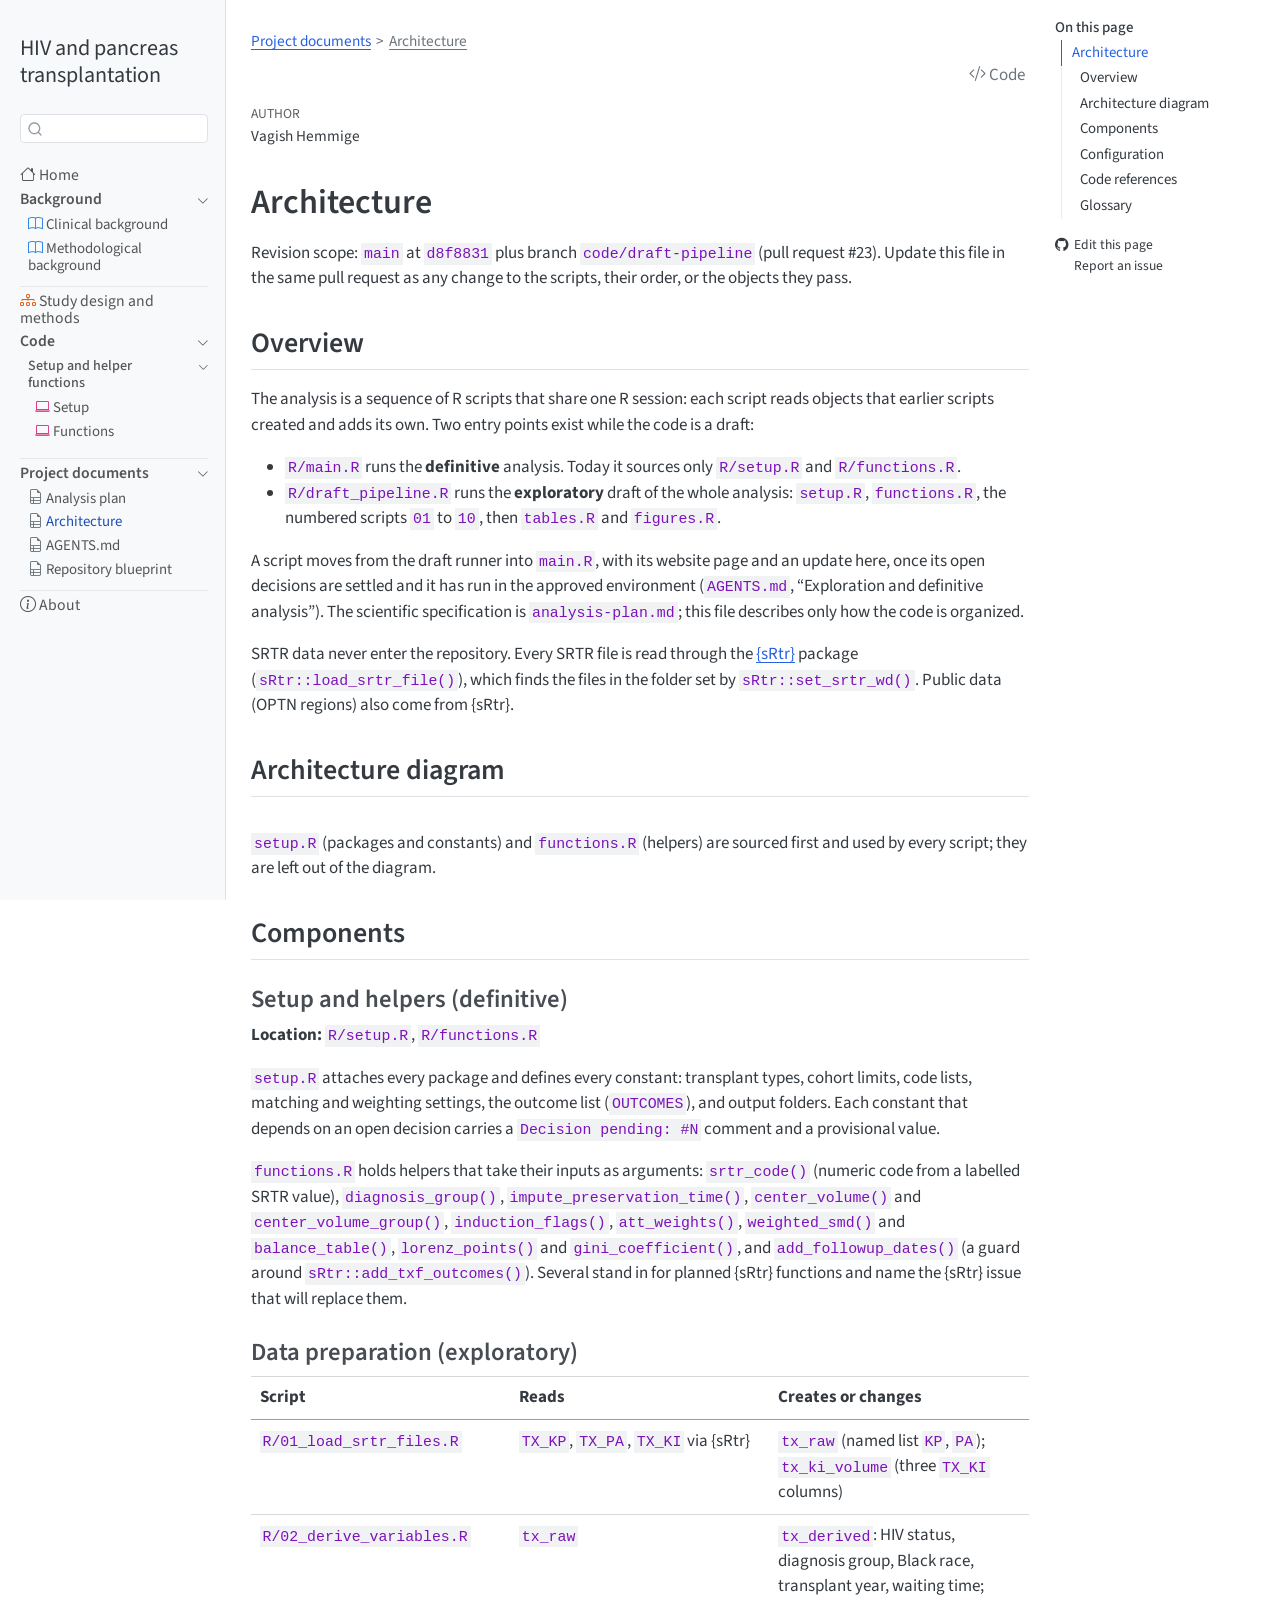
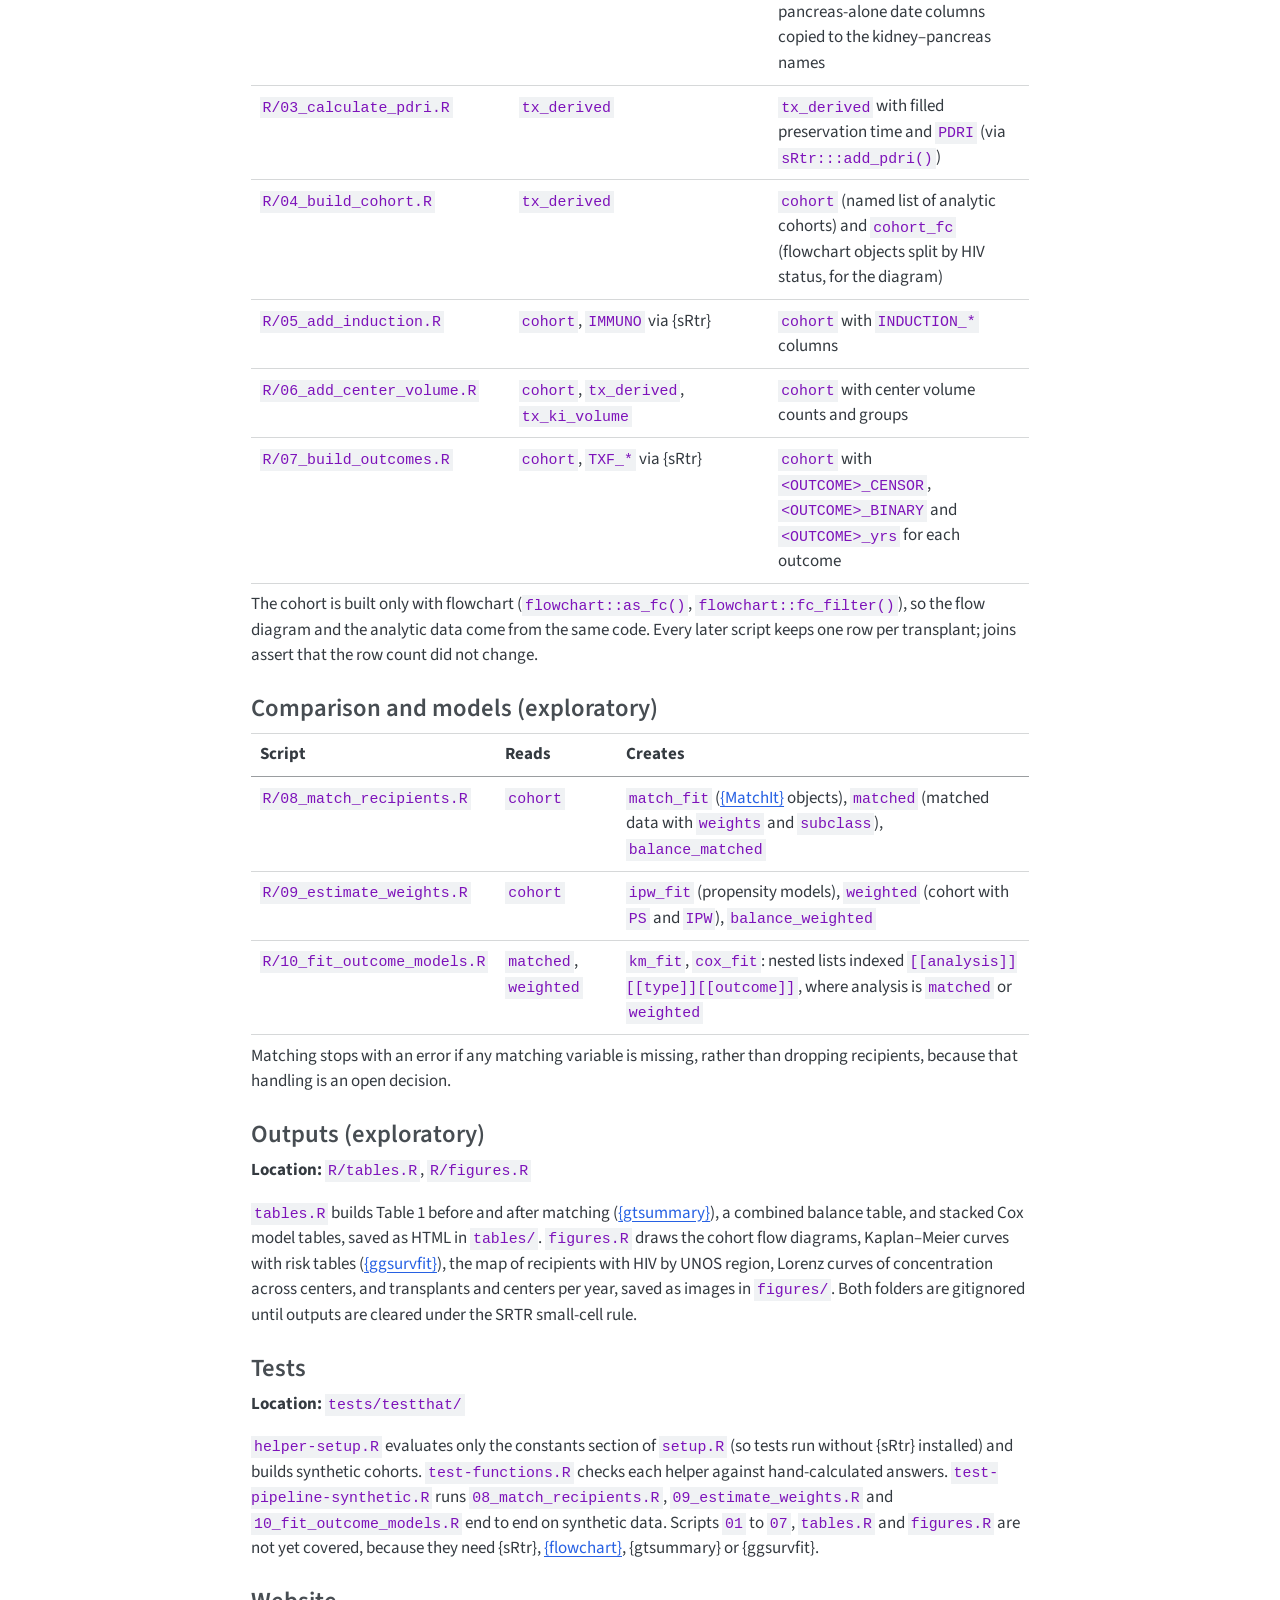
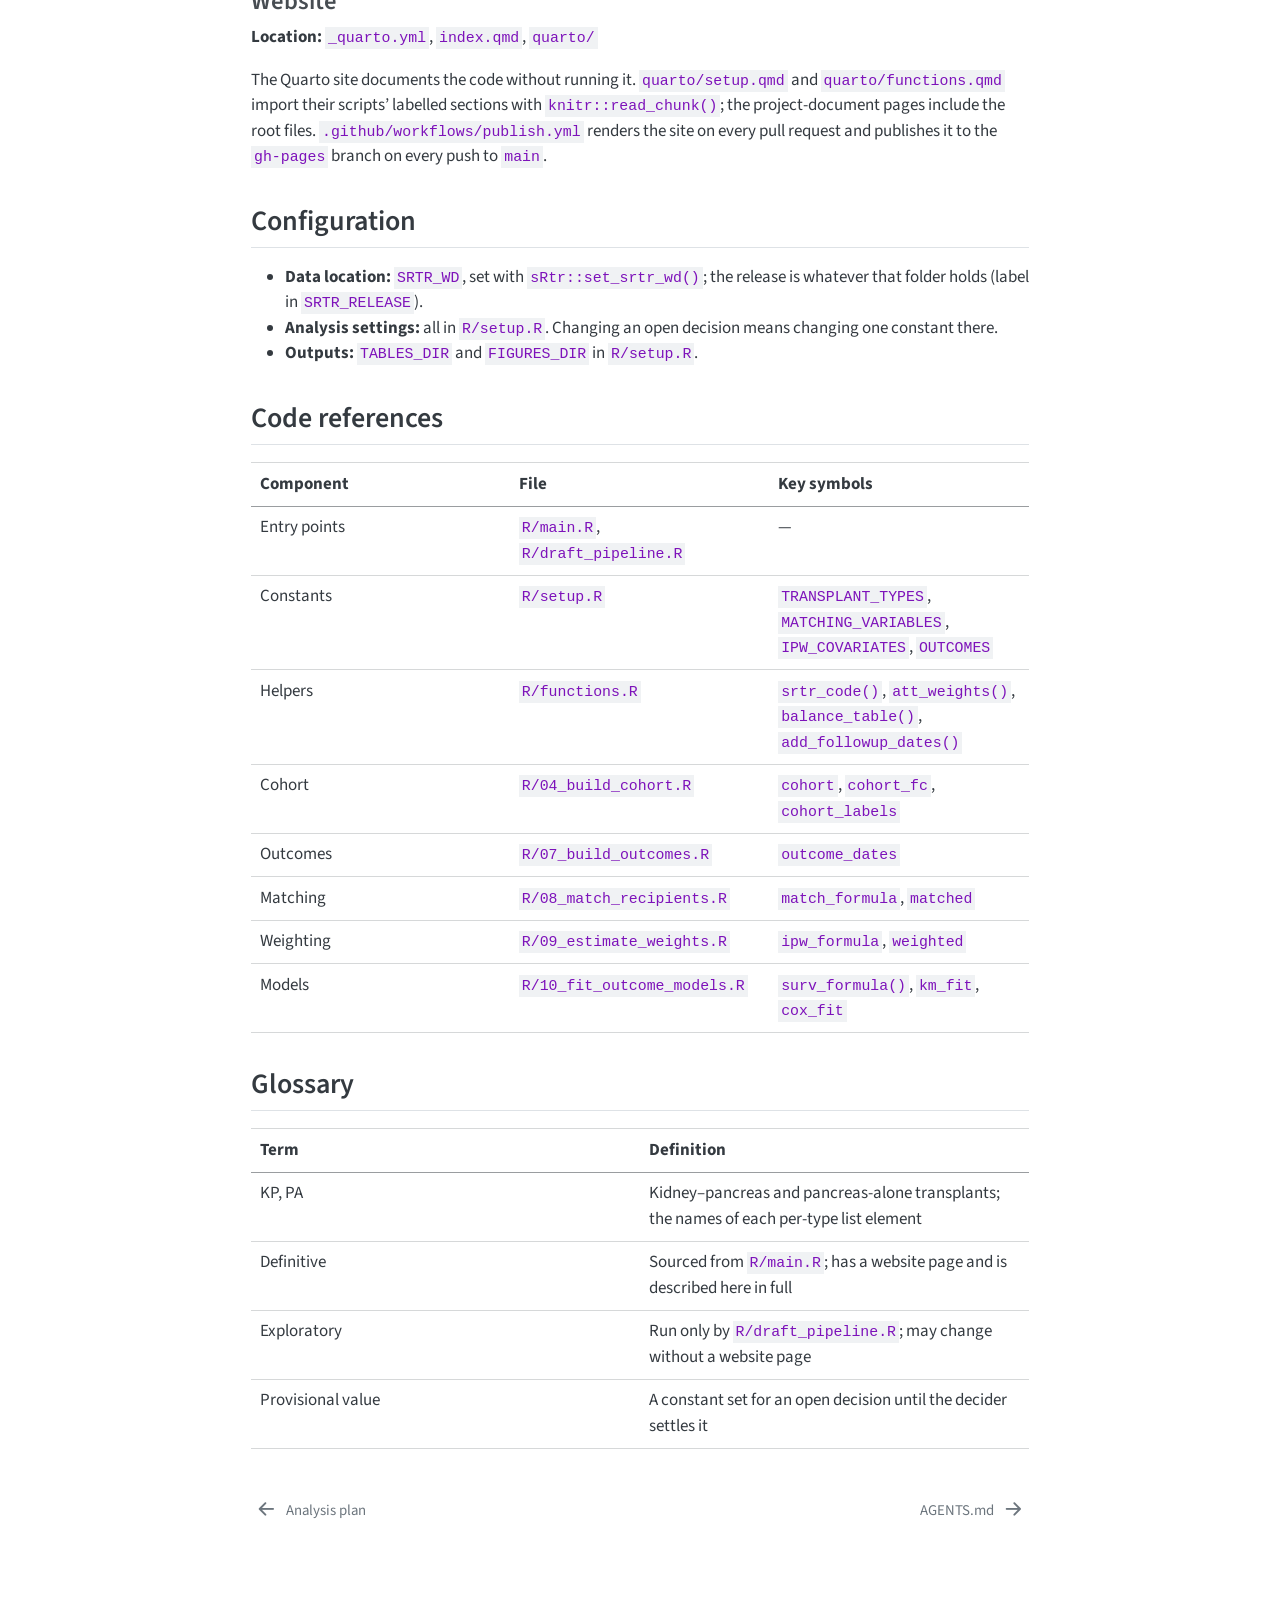
<file: quarto/architecture.html>
<!DOCTYPE html>
<html xmlns="http://www.w3.org/1999/xhtml" lang="en" xml:lang="en"><head>

<meta charset="utf-8">
<meta name="generator" content="quarto-1.11.9">

<meta name="viewport" content="width=device-width, initial-scale=1.0, user-scalable=yes">

<meta name="author" content="Vagish Hemmige">

<title>Architecture – HIV and pancreas transplantation</title>
<style>
/* Default styles provided by pandoc.
** See https://pandoc.org/MANUAL.html#variables-for-html for config info.
*/
span.smallcaps{font-variant: small-caps;}
div.columns{display: flex; gap: 1.5em;}
div.column{flex: auto;}
@media screen {
div.columns{gap: min(4vw, 1.5em);}
div.column{overflow-x: auto;}
}
div.hanging-indent{margin-left: 1.5em; text-indent: -1.5em;}
ul.task-list{list-style: none;}
ul.task-list li input[type="checkbox"] {
  width: 0.8em;
  margin: 0 0.8em 0.2em -1em; /* quarto-specific, see https://github.com/quarto-dev/quarto-cli/issues/4556 */ 
  vertical-align: middle;
}
/* CSS for syntax highlighting */
html { -webkit-text-size-adjust: 100%; }
pre > code.sourceCode { white-space: pre; position: relative; }
pre > code.sourceCode > span { display: inline-block; line-height: 1.25; }
pre > code.sourceCode > span:empty { height: 1.2em; }
.sourceCode { overflow: visible; }
code.sourceCode > span { color: inherit; text-decoration: inherit; }
div.sourceCode { margin: 1em 0; }
pre.sourceCode { margin: 0; }
@media screen {
div.sourceCode { overflow: auto; }
}
@media print {
pre > code.sourceCode { white-space: pre-wrap; }
pre > code.sourceCode > span { text-indent: -5em; padding-left: 5em; }
}
pre.numberSource code
  { counter-reset: source-line 0; }
pre.numberSource code > span
  { position: relative; left: -4em; counter-increment: source-line; }
pre.numberSource code > span > a:first-child::before
  { content: counter(source-line);
    position: relative; left: -1em; text-align: right; vertical-align: baseline;
    border: none; display: inline-block;
    -webkit-touch-callout: none; -webkit-user-select: none;
    -khtml-user-select: none; -moz-user-select: none;
    -ms-user-select: none; user-select: none;
    padding: 0 4px; width: 4em;
  }
pre.numberSource { margin-left: 3em;  padding-left: 4px; }
div.sourceCode
  {   }
@media screen {
pre > code.sourceCode > span > a:first-child::before { text-decoration: underline; }
}
</style>


<script src="../site_libs/quarto-nav/quarto-nav.js"></script>
<script src="../site_libs/quarto-nav/headroom.min.js"></script>
<script src="../site_libs/clipboard/clipboard.min.js"></script>
<script src="../site_libs/quarto-search/autocomplete.umd.js"></script>
<script src="../site_libs/quarto-search/fuse.min.js"></script>
<script src="../site_libs/quarto-search/quarto-search.js"></script>
<meta name="quarto:offset" content="../">
<link href="../quarto/agents.html" rel="next">
<link href="../quarto/analysis-plan.html" rel="prev">
<script src="../site_libs/quarto-html/quarto.js" type="module"></script>
<script src="../site_libs/quarto-html/tabsets/tabsets.js" type="module"></script>
<script src="../site_libs/quarto-html/scrollable-regions/scrollable-regions.js" type="module"></script>
<script src="../site_libs/quarto-html/popper.min.js"></script>
<script src="../site_libs/quarto-html/tippy.umd.min.js"></script>
<script src="../site_libs/quarto-html/anchor.min.js"></script>
<link href="../site_libs/quarto-html/tippy.css" rel="stylesheet">
<link href="../site_libs/quarto-html/quarto-syntax-highlighting-63b5708e65d6cd79cd7618c58d0c21e7.css" rel="stylesheet" id="quarto-text-highlighting-styles">
<script src="../site_libs/bootstrap/bootstrap.min.js"></script>
<link href="../site_libs/bootstrap/bootstrap-icons.css" rel="stylesheet">
<link href="../site_libs/bootstrap/bootstrap-7881209bc2a9289d3bb75d0acd3c394d.min.css" rel="stylesheet" append-hash="true" id="quarto-bootstrap" data-mode="light">
<script id="quarto-search-options" type="application/json">{
  "location": "sidebar",
  "copy-button": false,
  "collapse-after": 3,
  "panel-placement": "start",
  "type": "textbox",
  "limit": 50,
  "keyboard-shortcut": [
    "f",
    "/",
    "s"
  ],
  "show-item-context": false,
  "language": {
    "search-no-results-text": "No results",
    "search-matching-documents-text": "matching documents",
    "search-copy-link-title": "Copy link to search",
    "search-hide-matches-text": "Hide additional matches",
    "search-more-match-text": "more match in this document",
    "search-more-matches-text": "more matches in this document",
    "search-clear-button-title": "Clear",
    "search-text-placeholder": "",
    "search-detached-cancel-button-title": "Cancel",
    "search-submit-button-title": "Submit",
    "search-label": "Search"
  }
}</script>
<script src="../site_libs/quarto-diagram/mermaid.min.js"></script>
<script src="../site_libs/quarto-diagram/mermaid-init.js"></script>
<link href="../site_libs/quarto-diagram/mermaid.css" rel="stylesheet">
<style>
div.callout-Rcode.callout {
  border-left-color: #d63384;
}
div.callout-Rcode.callout-style-default > .callout-header {
  background-color: rgba(214, 51, 132, 0.13);
}
div.callout-Rcode .callout-toggle::before {  background-image: url('data:image/svg+xml,<svg xmlns="http://www.w3.org/2000/svg" width="16" height="16" fill="rgb(33, 37, 41)" class="bi bi-chevron-down" viewBox="0 0 16 16"><path fill-rule="evenodd" d="M1.646 4.646a.5.5 0 0 1 .708 0L8 10.293l5.646-5.647a.5.5 0 0 1 .708.708l-6 6a.5.5 0 0 1-.708 0l-6-6a.5.5 0 0 1 0-.708z"/></svg>');}
div.callout-Rcode.callout-style-default .callout-icon::before, div.callout-Rcode.callout-titled .callout-icon::before {
  content: '💻';
  background-image: none;
}
div.callout-Pending.callout {
  border-left-color: #f0c400;
}
div.callout-Pending.callout-style-default > .callout-header {
  background-color: rgba(240, 196, 0, 0.13);
}
div.callout-Pending .callout-toggle::before {  background-image: url('data:image/svg+xml,<svg xmlns="http://www.w3.org/2000/svg" width="16" height="16" fill="rgb(33, 37, 41)" class="bi bi-chevron-down" viewBox="0 0 16 16"><path fill-rule="evenodd" d="M1.646 4.646a.5.5 0 0 1 .708 0L8 10.293l5.646-5.647a.5.5 0 0 1 .708.708l-6 6a.5.5 0 0 1-.708 0l-6-6a.5.5 0 0 1 0-.708z"/></svg>');}
div.callout-Pending.callout-style-default .callout-icon::before, div.callout-Pending.callout-titled .callout-icon::before {
  content: '⏳';
  background-image: none;
}
div.callout-Results.callout {
  border-left-color: #198754;
}
div.callout-Results.callout-style-default > .callout-header {
  background-color: rgba(25, 135, 84, 0.13);
}
div.callout-Results .callout-toggle::before {  background-image: url('data:image/svg+xml,<svg xmlns="http://www.w3.org/2000/svg" width="16" height="16" fill="rgb(33, 37, 41)" class="bi bi-chevron-down" viewBox="0 0 16 16"><path fill-rule="evenodd" d="M1.646 4.646a.5.5 0 0 1 .708 0L8 10.293l5.646-5.647a.5.5 0 0 1 .708.708l-6 6a.5.5 0 0 1-.708 0l-6-6a.5.5 0 0 1 0-.708z"/></svg>');}
div.callout-Results.callout-style-default .callout-icon::before, div.callout-Results.callout-titled .callout-icon::before {
  content: '📊';
  background-image: none;
}
</style>


<link rel="stylesheet" href="../styles.css">
</head>

<body class="nav-sidebar docked quarto-light"><a id="quarto-skip-link" class="visually-hidden-focusable" href="#quarto-document-content">Skip to main content</a>

<div id="quarto-search-results"></div>
  <header id="quarto-header" class="headroom fixed-top">
  <nav class="quarto-secondary-nav" aria-label="Toolbar">
    <div class="container-fluid d-flex">
      <button type="button" class="quarto-btn-toggle btn" data-bs-toggle="collapse" role="button" data-bs-target=".quarto-sidebar-collapse-item" aria-controls="quarto-sidebar" aria-expanded="false" aria-label="Toggle sidebar navigation" onclick="if (window.quartoToggleHeadroom) { window.quartoToggleHeadroom(); }">
        <i class="bi bi-layout-text-sidebar-reverse"></i>
      </button>
        <nav class="quarto-page-breadcrumbs" aria-label="Breadcrumbs"><ol class="breadcrumb"><li class="breadcrumb-item"><a href="../quarto/analysis-plan.html">Project documents</a></li><li class="breadcrumb-item"><a href="../quarto/architecture.html">Architecture</a></li></ol></nav>
        <a class="flex-grow-1" data-bs-toggle="collapse" data-bs-target=".quarto-sidebar-collapse-item" onclick="if (window.quartoToggleHeadroom) { window.quartoToggleHeadroom(); }">      
        </a>
      <button type="button" class="btn quarto-search-button" aria-label="Search" onclick="window.quartoOpenSearch();">
        <i class="bi bi-search"></i>
      </button>
    </div>
  </nav>
</header>
<!-- content -->
<div id="quarto-content" class="quarto-container page-columns page-rows-contents page-layout-full">
<!-- sidebar -->
  <nav id="quarto-sidebar" class="sidebar collapse collapse-horizontal quarto-sidebar-collapse-item sidebar-navigation docked overflow-auto" aria-label="Site">
    <div class="pt-lg-2 mt-2 text-left sidebar-header">
    <div class="sidebar-title mb-0 py-0">
      <a href="../">HIV and pancreas transplantation</a> 
    </div>
      </div>
        <div class="mt-2 flex-shrink-0 align-items-center">
        <div class="sidebar-search">
        <div id="quarto-search" class="" title="Search"></div>
        </div>
        </div>
    <div class="sidebar-menu-container"> 
    <ul class="list-unstyled mt-1">
        <li class="sidebar-item">
  <div class="sidebar-item-container"> 
  <a href="../index.html" class="sidebar-item-text sidebar-link"><i class="bi bi-house" role="img">
</i> 
 <span class="menu-text">Home</span></a>
  </div>
</li>
        <li class="sidebar-item sidebar-item-section">
      <div class="sidebar-item-container"> 
            <button type="button" class="sidebar-item-text sidebar-item-toggle sidebar-link text-start" data-bs-toggle="collapse" data-bs-target="#quarto-sidebar-section-1" aria-controls="quarto-sidebar-section-1" aria-expanded="true">
 <span class="menu-text" id="quarto-sidebar-section-1-label">Background</span><i class="bi bi-chevron-right" aria-hidden="true"></i></button>
      </div>
      <ul id="quarto-sidebar-section-1" aria-labelledby="quarto-sidebar-section-1-label" class="collapse list-unstyled sidebar-section depth1 show">  
          <li class="sidebar-item">
  <div class="sidebar-item-container"> 
  <a href="../quarto/background.html" class="sidebar-item-text sidebar-link"><i class="bi bi-book" role="img">
</i> 
 <span class="menu-text">Clinical background</span></a>
  </div>
</li>
          <li class="sidebar-item">
  <div class="sidebar-item-container"> 
  <a href="../quarto/methodological_background.html" class="sidebar-item-text sidebar-link"><i class="bi bi-book" role="img">
</i> 
 <span class="menu-text">Methodological background</span></a>
  </div>
</li>
      </ul>
  </li>
        <li class="sidebar-item">
  <div class="sidebar-item-container"> 
  <a href="../quarto/study_methods.html" class="sidebar-item-text sidebar-link"><i class="bi bi-diagram-3" role="img">
</i> 
 <span class="menu-text">Study design and methods</span></a>
  </div>
</li>
        <li class="sidebar-item sidebar-item-section">
      <div class="sidebar-item-container"> 
            <button type="button" class="sidebar-item-text sidebar-item-toggle sidebar-link text-start" data-bs-toggle="collapse" data-bs-target="#quarto-sidebar-section-2" aria-controls="quarto-sidebar-section-2" aria-expanded="true">
 <span class="menu-text" id="quarto-sidebar-section-2-label">Code</span><i class="bi bi-chevron-right" aria-hidden="true"></i></button>
      </div>
      <ul id="quarto-sidebar-section-2" aria-labelledby="quarto-sidebar-section-2-label" class="collapse list-unstyled sidebar-section depth1 show">  
          <li class="sidebar-item sidebar-item-section">
      <div class="sidebar-item-container"> 
            <button type="button" class="sidebar-item-text sidebar-item-toggle sidebar-link text-start" data-bs-toggle="collapse" data-bs-target="#quarto-sidebar-section-3" aria-controls="quarto-sidebar-section-3" aria-expanded="true">
 <span class="menu-text" id="quarto-sidebar-section-3-label">Setup and helper functions</span><i class="bi bi-chevron-right" aria-hidden="true"></i></button>
      </div>
      <ul id="quarto-sidebar-section-3" aria-labelledby="quarto-sidebar-section-3-label" class="collapse list-unstyled sidebar-section depth2 show">  
          <li class="sidebar-item">
  <div class="sidebar-item-container"> 
  <a href="../quarto/setup.html" class="sidebar-item-text sidebar-link"><i class="bi bi-laptop" role="img">
</i> 
 <span class="menu-text">Setup</span></a>
  </div>
</li>
          <li class="sidebar-item">
  <div class="sidebar-item-container"> 
  <a href="../quarto/functions.html" class="sidebar-item-text sidebar-link"><i class="bi bi-laptop" role="img">
</i> 
 <span class="menu-text">Functions</span></a>
  </div>
</li>
      </ul>
  </li>
      </ul>
  </li>
        <li class="sidebar-item sidebar-item-section">
      <div class="sidebar-item-container"> 
            <button type="button" class="sidebar-item-text sidebar-item-toggle sidebar-link text-start" data-bs-toggle="collapse" data-bs-target="#quarto-sidebar-section-4" aria-controls="quarto-sidebar-section-4" aria-expanded="true">
 <span class="menu-text" id="quarto-sidebar-section-4-label">Project documents</span><i class="bi bi-chevron-right" aria-hidden="true"></i></button>
      </div>
      <ul id="quarto-sidebar-section-4" aria-labelledby="quarto-sidebar-section-4-label" class="collapse list-unstyled sidebar-section depth1 show">  
          <li class="sidebar-item">
  <div class="sidebar-item-container"> 
  <a href="../quarto/analysis-plan.html" class="sidebar-item-text sidebar-link"><i class="bi bi-file-earmark-ruled" role="img">
</i> 
 <span class="menu-text">Analysis plan</span></a>
  </div>
</li>
          <li class="sidebar-item">
  <div class="sidebar-item-container"> 
  <a href="../quarto/architecture.html" class="sidebar-item-text sidebar-link active"><i class="bi bi-file-earmark-ruled" role="img">
</i> 
 <span class="menu-text">Architecture</span></a>
  </div>
</li>
          <li class="sidebar-item">
  <div class="sidebar-item-container"> 
  <a href="../quarto/agents.html" class="sidebar-item-text sidebar-link"><i class="bi bi-file-earmark-ruled" role="img">
</i> 
 <span class="menu-text">AGENTS.md</span></a>
  </div>
</li>
          <li class="sidebar-item">
  <div class="sidebar-item-container"> 
  <a href="../quarto/repository-blueprint.html" class="sidebar-item-text sidebar-link"><i class="bi bi-file-earmark-ruled" role="img">
</i> 
 <span class="menu-text">Repository blueprint</span></a>
  </div>
</li>
      </ul>
  </li>
        <li class="sidebar-item">
  <div class="sidebar-item-container"> 
  <a href="../quarto/about.html" class="sidebar-item-text sidebar-link"><i class="bi bi-info-circle" role="img">
</i> 
 <span class="menu-text">About</span></a>
  </div>
</li>
    </ul>
    </div>
</nav>
<div id="quarto-sidebar-glass" class="quarto-sidebar-collapse-item" data-bs-toggle="collapse" data-bs-target=".quarto-sidebar-collapse-item"></div>
<!-- margin-sidebar -->
    <div id="quarto-margin-sidebar" class="sidebar margin-sidebar">
        <nav id="TOC" role="doc-toc" aria-labelledby="toc-title" class="toc-active">
    <h2 id="toc-title">On this page</h2>
   
  <ul>
  <li><a href="#architecture" id="toc-architecture" class="nav-link active" data-scroll-target="#architecture">Architecture</a>
  <ul class="collapse">
  <li><a href="#overview" id="toc-overview" class="nav-link" data-scroll-target="#overview">Overview</a></li>
  <li><a href="#architecture-diagram" id="toc-architecture-diagram" class="nav-link" data-scroll-target="#architecture-diagram">Architecture diagram</a></li>
  <li><a href="#components" id="toc-components" class="nav-link" data-scroll-target="#components">Components</a>
  <ul class="collapse">
  <li><a href="#setup-and-helpers-definitive" id="toc-setup-and-helpers-definitive" class="nav-link" data-scroll-target="#setup-and-helpers-definitive">Setup and helpers (definitive)</a></li>
  <li><a href="#data-preparation-exploratory" id="toc-data-preparation-exploratory" class="nav-link" data-scroll-target="#data-preparation-exploratory">Data preparation (exploratory)</a></li>
  <li><a href="#comparison-and-models-exploratory" id="toc-comparison-and-models-exploratory" class="nav-link" data-scroll-target="#comparison-and-models-exploratory">Comparison and models (exploratory)</a></li>
  <li><a href="#outputs-exploratory" id="toc-outputs-exploratory" class="nav-link" data-scroll-target="#outputs-exploratory">Outputs (exploratory)</a></li>
  <li><a href="#tests" id="toc-tests" class="nav-link" data-scroll-target="#tests">Tests</a></li>
  <li><a href="#website" id="toc-website" class="nav-link" data-scroll-target="#website">Website</a></li>
  </ul></li>
  <li><a href="#configuration" id="toc-configuration" class="nav-link" data-scroll-target="#configuration">Configuration</a></li>
  <li><a href="#code-references" id="toc-code-references" class="nav-link" data-scroll-target="#code-references">Code references</a></li>
  <li><a href="#glossary" id="toc-glossary" class="nav-link" data-scroll-target="#glossary">Glossary</a></li>
  </ul></li>
  </ul>
<div class="toc-actions"><ul><li><a href="https://github.com/VagishHemmige/HIV-pancreas-2024-srtr/edit/main/quarto/architecture.qmd" class="toc-action"><i class="bi bi-github"></i>Edit this page</a></li><li><a href="https://github.com/VagishHemmige/HIV-pancreas-2024-srtr/issues/new" class="toc-action"><i class="bi empty"></i>Report an issue</a></li></ul></div></nav>
    </div>
<!-- main -->
<main class="content column-body" id="quarto-document-content" tabindex="-1"><div class="quarto-title-block"><nav class="quarto-page-breadcrumbs quarto-title-breadcrumbs d-none d-lg-block" aria-label="Breadcrumbs"><ol class="breadcrumb"><li class="breadcrumb-item"><a href="../quarto/analysis-plan.html">Project documents</a></li><li class="breadcrumb-item"><a href="../quarto/architecture.html">Architecture</a></li></ol></nav><div class="quarto-title-tools-only"><h1></h1><button type="button" class="btn code-tools-button" id="quarto-code-tools-source"><i class="bi"></i> Code</button></div></div>

<header id="title-block-header" class="quarto-title-block default">
<div class="quarto-title">
</div>



<div class="quarto-title-meta column-body">

    <div>
    <div class="quarto-title-meta-heading">Author</div>
    <div class="quarto-title-meta-contents">
             <p>Vagish Hemmige </p>
          </div>
  </div>
    
  
    
  </div>
  


</header>


<!--
This page only shows ARCHITECTURE.md from the repository root, which is the one source:
edit that file, not this page. Its first heading is the page title.

ARCHITECTURE.md marks its diagrams in GitHub's way, which GitHub draws but
Quarto shows as code. The chunk below reads the file as text, marks each
diagram in Quarto's way so Quarto draws it, and puts the result on the page.
It reads only ARCHITECTURE.md, never data, and runs no analysis code.
(Do not write a code fence in this comment: Quarto reads it as one.)
-->
<section id="architecture" class="level1">
<h1>Architecture</h1>
<p>Revision scope: <code>main</code> at <code>d8f8831</code> plus branch <code>code/draft-pipeline</code> (pull request #23). Update this file in the same pull request as any change to the scripts, their order, or the objects they pass.</p>
<section id="overview" class="level2">
<h2 class="anchored" data-anchor-id="overview">Overview</h2>
<p>The analysis is a sequence of R scripts that share one R session: each script reads objects that earlier scripts created and adds its own. Two entry points exist while the code is a draft:</p>
<ul>
<li><code>R/main.R</code> runs the <strong>definitive</strong> analysis. Today it sources only <code>R/setup.R</code> and <code>R/functions.R</code>.</li>
<li><code>R/draft_pipeline.R</code> runs the <strong>exploratory</strong> draft of the whole analysis: <code>setup.R</code>, <code>functions.R</code>, the numbered scripts <code>01</code> to <code>10</code>, then <code>tables.R</code> and <code>figures.R</code>.</li>
</ul>
<p>A script moves from the draft runner into <code>main.R</code>, with its website page and an update here, once its open decisions are settled and it has run in the approved environment (<code>AGENTS.md</code>, “Exploration and definitive analysis”). The scientific specification is <code>analysis-plan.md</code>; this file describes only how the code is organized.</p>
<p>SRTR data never enter the repository. Every SRTR file is read through the <a href="https://vagishhemmige.github.io/sRtr/">{sRtr}</a> package (<code>sRtr::load_srtr_file()</code>), which finds the files in the folder set by <code>sRtr::set_srtr_wd()</code>. Public data (OPTN regions) also come from {sRtr}.</p>
</section>
<section id="architecture-diagram" class="level2">
<h2 class="anchored" data-anchor-id="architecture-diagram">Architecture diagram</h2>
<div class="cell" data-layout-align="default">
<div class="cell-output-display">
<div>
<p></p><figure class="figure"><p></p>
<div>

</div>
<p></p></figure><p></p>
</div>
</div>
</div>
<p><code>setup.R</code> (packages and constants) and <code>functions.R</code> (helpers) are sourced first and used by every script; they are left out of the diagram.</p>
</section>
<section id="components" class="level2">
<h2 class="anchored" data-anchor-id="components">Components</h2>
<section id="setup-and-helpers-definitive" class="level3">
<h3 class="anchored" data-anchor-id="setup-and-helpers-definitive">Setup and helpers (definitive)</h3>
<p><strong>Location:</strong> <code>R/setup.R</code>, <code>R/functions.R</code></p>
<p><code>setup.R</code> attaches every package and defines every constant: transplant types, cohort limits, code lists, matching and weighting settings, the outcome list (<code>OUTCOMES</code>), and output folders. Each constant that depends on an open decision carries a <code>Decision pending: #N</code> comment and a provisional value.</p>
<p><code>functions.R</code> holds helpers that take their inputs as arguments: <code>srtr_code()</code> (numeric code from a labelled SRTR value), <code>diagnosis_group()</code>, <code>impute_preservation_time()</code>, <code>center_volume()</code> and <code>center_volume_group()</code>, <code>induction_flags()</code>, <code>att_weights()</code>, <code>weighted_smd()</code> and <code>balance_table()</code>, <code>lorenz_points()</code> and <code>gini_coefficient()</code>, and <code>add_followup_dates()</code> (a guard around <code>sRtr::add_txf_outcomes()</code>). Several stand in for planned {sRtr} functions and name the {sRtr} issue that will replace them.</p>
</section>
<section id="data-preparation-exploratory" class="level3">
<h3 class="anchored" data-anchor-id="data-preparation-exploratory">Data preparation (exploratory)</h3>
<table class="caption-top table">
<colgroup>
<col style="width: 33%">
<col style="width: 33%">
<col style="width: 33%">
</colgroup>
<thead>
<tr class="header">
<th>Script</th>
<th>Reads</th>
<th>Creates or changes</th>
</tr>
</thead>
<tbody>
<tr class="odd">
<td><code>R/01_load_srtr_files.R</code></td>
<td><code>TX_KP</code>, <code>TX_PA</code>, <code>TX_KI</code> via {sRtr}</td>
<td><code>tx_raw</code> (named list <code>KP</code>, <code>PA</code>); <code>tx_ki_volume</code> (three <code>TX_KI</code> columns)</td>
</tr>
<tr class="even">
<td><code>R/02_derive_variables.R</code></td>
<td><code>tx_raw</code></td>
<td><code>tx_derived</code>: HIV status, diagnosis group, Black race, transplant year, waiting time; pancreas-alone date columns copied to the kidney–pancreas names</td>
</tr>
<tr class="odd">
<td><code>R/03_calculate_pdri.R</code></td>
<td><code>tx_derived</code></td>
<td><code>tx_derived</code> with filled preservation time and <code>PDRI</code> (via <code>sRtr:::add_pdri()</code>)</td>
</tr>
<tr class="even">
<td><code>R/04_build_cohort.R</code></td>
<td><code>tx_derived</code></td>
<td><code>cohort</code> (named list of analytic cohorts) and <code>cohort_fc</code> (flowchart objects split by HIV status, for the diagram)</td>
</tr>
<tr class="odd">
<td><code>R/05_add_induction.R</code></td>
<td><code>cohort</code>, <code>IMMUNO</code> via {sRtr}</td>
<td><code>cohort</code> with <code>INDUCTION_*</code> columns</td>
</tr>
<tr class="even">
<td><code>R/06_add_center_volume.R</code></td>
<td><code>cohort</code>, <code>tx_derived</code>, <code>tx_ki_volume</code></td>
<td><code>cohort</code> with center volume counts and groups</td>
</tr>
<tr class="odd">
<td><code>R/07_build_outcomes.R</code></td>
<td><code>cohort</code>, <code>TXF_*</code> via {sRtr}</td>
<td><code>cohort</code> with <code>&lt;OUTCOME&gt;_CENSOR</code>, <code>&lt;OUTCOME&gt;_BINARY</code> and <code>&lt;OUTCOME&gt;_yrs</code> for each outcome</td>
</tr>
</tbody>
</table>
<p>The cohort is built only with flowchart (<code>flowchart::as_fc()</code>, <code>flowchart::fc_filter()</code>), so the flow diagram and the analytic data come from the same code. Every later script keeps one row per transplant; joins assert that the row count did not change.</p>
</section>
<section id="comparison-and-models-exploratory" class="level3">
<h3 class="anchored" data-anchor-id="comparison-and-models-exploratory">Comparison and models (exploratory)</h3>
<table class="caption-top table">
<thead>
<tr class="header">
<th>Script</th>
<th>Reads</th>
<th>Creates</th>
</tr>
</thead>
<tbody>
<tr class="odd">
<td><code>R/08_match_recipients.R</code></td>
<td><code>cohort</code></td>
<td><code>match_fit</code> (<a href="https://kosukeimai.github.io/MatchIt/">{MatchIt}</a> objects), <code>matched</code> (matched data with <code>weights</code> and <code>subclass</code>), <code>balance_matched</code></td>
</tr>
<tr class="even">
<td><code>R/09_estimate_weights.R</code></td>
<td><code>cohort</code></td>
<td><code>ipw_fit</code> (propensity models), <code>weighted</code> (cohort with <code>PS</code> and <code>IPW</code>), <code>balance_weighted</code></td>
</tr>
<tr class="odd">
<td><code>R/10_fit_outcome_models.R</code></td>
<td><code>matched</code>, <code>weighted</code></td>
<td><code>km_fit</code>, <code>cox_fit</code>: nested lists indexed <code>[[analysis]][[type]][[outcome]]</code>, where analysis is <code>matched</code> or <code>weighted</code></td>
</tr>
</tbody>
</table>
<p>Matching stops with an error if any matching variable is missing, rather than dropping recipients, because that handling is an open decision.</p>
</section>
<section id="outputs-exploratory" class="level3">
<h3 class="anchored" data-anchor-id="outputs-exploratory">Outputs (exploratory)</h3>
<p><strong>Location:</strong> <code>R/tables.R</code>, <code>R/figures.R</code></p>
<p><code>tables.R</code> builds Table 1 before and after matching (<a href="https://www.danieldsjoberg.com/gtsummary/">{gtsummary}</a>), a combined balance table, and stacked Cox model tables, saved as HTML in <code>tables/</code>. <code>figures.R</code> draws the cohort flow diagrams, Kaplan–Meier curves with risk tables (<a href="https://www.danieldsjoberg.com/ggsurvfit/">{ggsurvfit}</a>), the map of recipients with HIV by UNOS region, Lorenz curves of concentration across centers, and transplants and centers per year, saved as images in <code>figures/</code>. Both folders are gitignored until outputs are cleared under the SRTR small-cell rule.</p>
</section>
<section id="tests" class="level3">
<h3 class="anchored" data-anchor-id="tests">Tests</h3>
<p><strong>Location:</strong> <code>tests/testthat/</code></p>
<p><code>helper-setup.R</code> evaluates only the constants section of <code>setup.R</code> (so tests run without {sRtr} installed) and builds synthetic cohorts. <code>test-functions.R</code> checks each helper against hand-calculated answers. <code>test-pipeline-synthetic.R</code> runs <code>08_match_recipients.R</code>, <code>09_estimate_weights.R</code> and <code>10_fit_outcome_models.R</code> end to end on synthetic data. Scripts <code>01</code> to <code>07</code>, <code>tables.R</code> and <code>figures.R</code> are not yet covered, because they need {sRtr}, <a href="https://bruigtp.github.io/flowchart/">{flowchart}</a>, {gtsummary} or {ggsurvfit}.</p>
</section>
<section id="website" class="level3">
<h3 class="anchored" data-anchor-id="website">Website</h3>
<p><strong>Location:</strong> <code>_quarto.yml</code>, <code>index.qmd</code>, <code>quarto/</code></p>
<p>The Quarto site documents the code without running it. <code>quarto/setup.qmd</code> and <code>quarto/functions.qmd</code> import their scripts’ labelled sections with <code>knitr::read_chunk()</code>; the project-document pages include the root files. <code>.github/workflows/publish.yml</code> renders the site on every pull request and publishes it to the <code>gh-pages</code> branch on every push to <code>main</code>.</p>
</section>
</section>
<section id="configuration" class="level2">
<h2 class="anchored" data-anchor-id="configuration">Configuration</h2>
<ul>
<li><strong>Data location:</strong> <code>SRTR_WD</code>, set with <code>sRtr::set_srtr_wd()</code>; the release is whatever that folder holds (label in <code>SRTR_RELEASE</code>).</li>
<li><strong>Analysis settings:</strong> all in <code>R/setup.R</code>. Changing an open decision means changing one constant there.</li>
<li><strong>Outputs:</strong> <code>TABLES_DIR</code> and <code>FIGURES_DIR</code> in <code>R/setup.R</code>.</li>
</ul>
</section>
<section id="code-references" class="level2">
<h2 class="anchored" data-anchor-id="code-references">Code references</h2>
<table class="caption-top table">
<colgroup>
<col style="width: 33%">
<col style="width: 33%">
<col style="width: 33%">
</colgroup>
<thead>
<tr class="header">
<th>Component</th>
<th>File</th>
<th>Key symbols</th>
</tr>
</thead>
<tbody>
<tr class="odd">
<td>Entry points</td>
<td><code>R/main.R</code>, <code>R/draft_pipeline.R</code></td>
<td>—</td>
</tr>
<tr class="even">
<td>Constants</td>
<td><code>R/setup.R</code></td>
<td><code>TRANSPLANT_TYPES</code>, <code>MATCHING_VARIABLES</code>, <code>IPW_COVARIATES</code>, <code>OUTCOMES</code></td>
</tr>
<tr class="odd">
<td>Helpers</td>
<td><code>R/functions.R</code></td>
<td><code>srtr_code()</code>, <code>att_weights()</code>, <code>balance_table()</code>, <code>add_followup_dates()</code></td>
</tr>
<tr class="even">
<td>Cohort</td>
<td><code>R/04_build_cohort.R</code></td>
<td><code>cohort</code>, <code>cohort_fc</code>, <code>cohort_labels</code></td>
</tr>
<tr class="odd">
<td>Outcomes</td>
<td><code>R/07_build_outcomes.R</code></td>
<td><code>outcome_dates</code></td>
</tr>
<tr class="even">
<td>Matching</td>
<td><code>R/08_match_recipients.R</code></td>
<td><code>match_formula</code>, <code>matched</code></td>
</tr>
<tr class="odd">
<td>Weighting</td>
<td><code>R/09_estimate_weights.R</code></td>
<td><code>ipw_formula</code>, <code>weighted</code></td>
</tr>
<tr class="even">
<td>Models</td>
<td><code>R/10_fit_outcome_models.R</code></td>
<td><code>surv_formula()</code>, <code>km_fit</code>, <code>cox_fit</code></td>
</tr>
</tbody>
</table>
</section>
<section id="glossary" class="level2">
<h2 class="anchored" data-anchor-id="glossary">Glossary</h2>
<table class="caption-top table">
<colgroup>
<col style="width: 50%">
<col style="width: 50%">
</colgroup>
<thead>
<tr class="header">
<th>Term</th>
<th>Definition</th>
</tr>
</thead>
<tbody>
<tr class="odd">
<td>KP, PA</td>
<td>Kidney–pancreas and pancreas-alone transplants; the names of each per-type list element</td>
</tr>
<tr class="even">
<td>Definitive</td>
<td>Sourced from <code>R/main.R</code>; has a website page and is described here in full</td>
</tr>
<tr class="odd">
<td>Exploratory</td>
<td>Run only by <code>R/draft_pipeline.R</code>; may change without a website page</td>
</tr>
<tr class="even">
<td>Provisional value</td>
<td>A constant set for an open decision until the decider settles it</td>
</tr>
</tbody>
</table>


<!-- -->

</section>
</section>

</main> <!-- /main -->
<script id="quarto-html-after-body" type="application/javascript">
  window.document.addEventListener("DOMContentLoaded", function (event) {
    const icon = "";
    const anchorJS = new window.AnchorJS();
    anchorJS.options = {
      placement: 'right',
      icon: icon
    };
    anchorJS.add('.anchored');
    const isCodeAnnotation = (el) => {
      for (const clz of el.classList) {
        if (clz.startsWith('code-annotation-')) {                     
          return true;
        }
      }
      return false;
    }
    const onCopySuccess = function(e) {
      // button target
      const button = e.trigger;
      // don't keep focus
      button.blur();
      // flash "checked"
      button.classList.add('code-copy-button-checked');
      var currentTitle = button.getAttribute("title");
      button.setAttribute("title", "Copied!");
      let tooltip;
      if (window.bootstrap) {
        button.setAttribute("data-bs-toggle", "tooltip");
        button.setAttribute("data-bs-placement", "left");
        button.setAttribute("data-bs-title", "Copied!");
        tooltip = new bootstrap.Tooltip(button, 
          { trigger: "manual", 
            customClass: "code-copy-button-tooltip",
            offset: [0, -8]});
        tooltip.show();    
      }
      setTimeout(function() {
        if (tooltip) {
          tooltip.hide();
          button.removeAttribute("data-bs-title");
          button.removeAttribute("data-bs-toggle");
          button.removeAttribute("data-bs-placement");
        }
        button.setAttribute("title", currentTitle);
        button.classList.remove('code-copy-button-checked');
      }, 1000);
      // clear code selection
      e.clearSelection();
    }
    const getTextToCopy = function(trigger) {
      const outerScaffold = trigger.parentElement.cloneNode(true);
      const codeEl = outerScaffold.querySelector('code');
      for (const childEl of codeEl.children) {
        if (isCodeAnnotation(childEl)) {
          childEl.remove();
        }
      }
      return codeEl.innerText;
    }
    const clipboard = new window.ClipboardJS('.code-copy-button:not([data-in-quarto-modal])', {
      text: getTextToCopy
    });
    clipboard.on('success', onCopySuccess);
    if (window.document.getElementById('quarto-embedded-source-code-modal')) {
      const clipboardModal = new window.ClipboardJS('.code-copy-button[data-in-quarto-modal]', {
        text: getTextToCopy,
        container: window.document.getElementById('quarto-embedded-source-code-modal')
      });
      clipboardModal.on('success', onCopySuccess);
    }
    const viewSource = window.document.getElementById('quarto-view-source') ||
                       window.document.getElementById('quarto-code-tools-source');
    if (viewSource) {
      const sourceUrl = viewSource.getAttribute("data-quarto-source-url");
      viewSource.addEventListener("click", function(e) {
        if (sourceUrl) {
          // rstudio viewer pane
          if (/\bcapabilities=\b/.test(window.location)) {
            window.open(sourceUrl);
          } else {
            window.location.href = sourceUrl;
          }
        } else {
          const modal = new bootstrap.Modal(document.getElementById('quarto-embedded-source-code-modal'));
          modal.show();
        }
        return false;
      });
    }
    function toggleCodeHandler(show) {
      return function(e) {
        const cellDetails = window.document.querySelectorAll(".cell details.code-fold");
        for (let i=0; i<cellDetails.length; i++) {
          const details = cellDetails[i];
          if (show) {
            details.open = true;
          } else {
            details.removeAttribute("open");
          }
        }
        const cellCodeDivs = window.document.querySelectorAll(".cell div.sourceCode.cell-code");
        const fromCls = show ? "hidden" : "unhidden";
        const toCls = show ? "unhidden" : "hidden";
        for (let i=0; i<cellCodeDivs.length; i++) {
          const codeDiv = cellCodeDivs[i];
          if (codeDiv.classList.contains(fromCls)) {
            codeDiv.classList.remove(fromCls);
            codeDiv.classList.add(toCls);
          } 
        }
        return false;
      }
    }
    const hideAllCode = window.document.getElementById("quarto-hide-all-code");
    if (hideAllCode) {
      hideAllCode.addEventListener("click", toggleCodeHandler(false));
    }
    const showAllCode = window.document.getElementById("quarto-show-all-code");
    if (showAllCode) {
      showAllCode.addEventListener("click", toggleCodeHandler(true));
    }
      var localhostRegex = new RegExp(/^(?:http|https):\/\/localhost\:?[0-9]*\//);
      var mailtoRegex = new RegExp(/^mailto:/);
        var filterRegex = new RegExp("https:\/\/vagishhemmige\.github\.io\/HIV-pancreas-2024-srtr");
      var isInternal = (href) => {
          return filterRegex.test(href) || localhostRegex.test(href) || mailtoRegex.test(href);
      }
      // Inspect non-navigation links and adorn them if external
      window.quartoDecorateExternalLinks = function (root) {
     var links = (root || window.document).querySelectorAll('a[href]:not(.nav-link):not(.navbar-brand):not(.toc-action):not(.sidebar-link):not(.sidebar-item-toggle):not(.pagination-link):not(.no-external):not([aria-hidden]):not(.dropdown-item):not(.quarto-navigation-tool):not(.about-link)');
      for (var i=0; i<links.length; i++) {
        const link = links[i];
        if (!isInternal(link.href)) {
          // undo the damage that might have been done by quarto-nav.js in the case of
          // links that we want to consider external
          if (link.dataset.originalHref !== undefined) {
            link.href = link.dataset.originalHref;
          }
          if (!link.classList.contains('no-external-icon')) {
          }
        }
      }
      };
      window.quartoDecorateExternalLinks(window.document);
    // Esc closes the popup (WCAG 1.4.13) and focus leaving both trigger and
    // popup closes it (WCAG 2.4.11); tippy handles neither for interactive popups.
    const hideOnEscAndFocusOut = {
      name: 'hideOnEscAndFocusOut',
      defaultValue: true,
      fn(instance) {
        const dismiss = () => {
          // A show scheduled by the trigger delay would otherwise reopen it
          instance.clearDelayTimeouts();
          instance.hide();
        };
        const onKeyDown = (event) => {
          if (event.key !== 'Escape') {
            return;
          }
          // Keep Esc from also reaching page handlers (e.g. reveal.js overview),
          // except an open reveal.js slide menu, which Esc should close too.
          // The menu handles keys only when its keyboard option is on.
          const menuHandlesEsc = window.Reveal?.getPlugin?.('menu')?.isOpen() &&
            window.Reveal.getConfig().menu?.keyboard !== false;
          if (!menuHandlesEsc) {
            event.stopPropagation();
          }
          if (instance.popper.contains(window.document.activeElement)) {
            // Disabled while refocusing so the focus trigger does not reopen it
            instance.disable();
            instance.reference.focus();
            instance.enable();
          }
          dismiss();
        };
        const onFocusOut = (event) => {
          const target = event.relatedTarget;
          if (target && !instance.reference.contains(target) &&
              !instance.popper.contains(target)) {
            dismiss();
          }
        };
        // On the trigger too: a click trigger (code-annotations: select) has no
        // blur handling. Attached for the instance's lifetime so leaving the
        // trigger also cancels a show still pending on the trigger delay.
        instance.reference.addEventListener('focusout', onFocusOut);
        return {
          onShow() {
            window.document.addEventListener('keydown', onKeyDown, true);
            instance.popper.addEventListener('focusout', onFocusOut);
          },
          onHide() {
            window.document.removeEventListener('keydown', onKeyDown, true);
            instance.popper.removeEventListener('focusout', onFocusOut);
          },
          onDestroy() {
            instance.reference.removeEventListener('focusout', onFocusOut);
          },
        };
      },
    };
    function tippyHover(el, contentFn, onTriggerFn, onUntriggerFn) {
      const config = {
        allowHTML: true,
        maxWidth: 500,
        delay: 100,
        arrow: false,
        appendTo: function(el) {
            return el.parentElement;
        },
        interactive: true,
        interactiveBorder: 10,
        theme: 'quarto',
        placement: 'bottom-start',
        plugins: [hideOnEscAndFocusOut],
      };
      if (contentFn) {
        config.content = contentFn;
      }
      if (onTriggerFn) {
        config.onTrigger = onTriggerFn;
      }
      if (onUntriggerFn) {
        config.onUntrigger = onUntriggerFn;
      }
      window.tippy(el, config); 
    }
    const noterefs = window.document.querySelectorAll('a[role="doc-noteref"]');
    for (var i=0; i<noterefs.length; i++) {
      const ref = noterefs[i];
      tippyHover(ref, function() {
        // use id or data attribute instead here
        let href = ref.getAttribute('data-footnote-href') || ref.getAttribute('href');
        try { href = new URL(href).hash; } catch {}
        const id = href.replace(/^#\/?/, "");
        const note = window.document.getElementById(id);
        if (note) {
          return note.innerHTML;
        } else {
          return "";
        }
      });
    }
    const xrefs = window.document.querySelectorAll('a.quarto-xref');
    const processXRef = (id, note) => {
      // Strip column container classes
      const stripColumnClz = (el) => {
        el.classList.remove("page-full", "page-columns");
        if (el.children) {
          for (const child of el.children) {
            stripColumnClz(child);
          }
        }
      }
      stripColumnClz(note)
      if (id === null || id.startsWith('sec-')) {
        // Special case sections, only their first couple elements
        const container = document.createElement("div");
        if (note.children && note.children.length > 2) {
          container.appendChild(note.children[0].cloneNode(true));
          for (let i = 1; i < note.children.length; i++) {
            const child = note.children[i];
            if (child.tagName === "P" && child.innerText === "") {
              continue;
            } else {
              container.appendChild(child.cloneNode(true));
              break;
            }
          }
          if (window.Quarto?.typesetMath) {
            window.Quarto.typesetMath(container);
          }
          return container.innerHTML
        } else {
          if (window.Quarto?.typesetMath) {
            window.Quarto.typesetMath(note);
          }
          return note.innerHTML;
        }
      } else {
        // Remove any anchor links if they are present
        const anchorLink = note.querySelector('a.anchorjs-link');
        if (anchorLink) {
          anchorLink.remove();
        }
        if (window.Quarto?.typesetMath) {
          window.Quarto.typesetMath(note);
        }
        if (note.classList.contains("callout")) {
          return note.outerHTML;
        } else {
          return note.innerHTML;
        }
      }
    }
    for (var i=0; i<xrefs.length; i++) {
      const xref = xrefs[i];
      tippyHover(xref, undefined, function(instance) {
        instance.disable();
        let url = xref.getAttribute('href');
        let hash = undefined; 
        if (url.startsWith('#')) {
          hash = url;
        } else {
          try { hash = new URL(url).hash; } catch {}
        }
        if (hash) {
          const id = hash.replace(/^#\/?/, "");
          const note = window.document.getElementById(id);
          if (note !== null) {
            try {
              const html = processXRef(id, note.cloneNode(true));
              instance.setContent(html);
            } finally {
              instance.enable();
              instance.show();
            }
          } else {
            // See if we can fetch this
            fetch(url.split('#')[0])
            .then(res => res.text())
            .then(html => {
              const parser = new DOMParser();
              const htmlDoc = parser.parseFromString(html, "text/html");
              const note = htmlDoc.getElementById(id);
              if (note !== null) {
                const html = processXRef(id, note);
                instance.setContent(html);
              } 
            }).finally(() => {
              instance.enable();
              instance.show();
            });
          }
        } else {
          // See if we can fetch a full url (with no hash to target)
          // This is a special case and we should probably do some content thinning / targeting
          fetch(url)
          .then(res => res.text())
          .then(html => {
            const parser = new DOMParser();
            const htmlDoc = parser.parseFromString(html, "text/html");
            const note = htmlDoc.querySelector('main.content');
            if (note !== null) {
              // This should only happen for chapter cross references
              // (since there is no id in the URL)
              // remove the first header
              if (note.children.length > 0 && note.children[0].tagName === "HEADER") {
                note.children[0].remove();
              }
              const html = processXRef(null, note);
              instance.setContent(html);
            } 
          }).finally(() => {
            instance.enable();
            instance.show();
          });
        }
      }, function(instance) {
      });
    }
        let selectedAnnoteEl;
        const selectorForAnnotation = ( cell, annotation) => {
          let cellAttr = 'data-code-cell="' + cell + '"';
          let lineAttr = 'data-code-annotation="' +  annotation + '"';
          const selector = 'span[' + cellAttr + '][' + lineAttr + ']';
          return selector;
        }
        const selectCodeLines = (annoteEl) => {
          const doc = window.document;
          const targetCell = annoteEl.getAttribute("data-target-cell");
          const targetAnnotation = annoteEl.getAttribute("data-target-annotation");
          const annoteSpan = window.document.querySelector(selectorForAnnotation(targetCell, targetAnnotation));
          const lines = annoteSpan.getAttribute("data-code-lines").split(",");
          const lineIds = lines.map((line) => {
            return targetCell + "-" + line;
          })
          // Each band is positioned against its own containing block, which is
          // not the offsetParent of the lines, so place it from client rects.
          const placeBand = (band, firstEl, lastEl, codeBlock) => {
            const container = band.offsetParent;
            if (container === null) {
              return;
            }
            const containerRect = container.getBoundingClientRect();
            // Reveal.js scales slides with a transform, so convert client
            // pixels back to the CSS pixels of the container.
            const scale = containerRect.height / container.offsetHeight || 1;
            const firstRect = firstEl.getBoundingClientRect();
            const lastRect = lastEl.getBoundingClientRect();
            const top = (firstRect.top - containerRect.top) / scale - container.clientTop + container.scrollTop;
            const height = (lastRect.bottom - firstRect.top) / scale;
            band.style.top = top - 2 + "px";
            band.style.height = height + 4 + "px";
            if (codeBlock) {
              // Without the copy button wrapper, the containing block is wider
              // than the code block, so span the code block explicitly.
              const blockRect = codeBlock.getBoundingClientRect();
              band.style.left = (blockRect.left - containerRect.left) / scale - container.clientLeft + container.scrollLeft + "px";
              band.style.width = blockRect.width / scale + "px";
            }
          };
          if (lineIds.length > 0) {
            const el = window.document.getElementById(lineIds[0]);
            const lastEl = window.document.getElementById(lineIds[lineIds.length - 1]);
            const parent = el.parentElement.parentElement;
            // cook up a div (if necessary) and position it
            let div = window.document.getElementById("code-annotation-line-highlight");
            if (div === null) {
              div = window.document.createElement("div");
              div.setAttribute("id", "code-annotation-line-highlight");
              div.style.position = 'absolute';
              parent.appendChild(div);
            }
            placeBand(div, el, lastEl, parent.closest("div.sourceCode") || parent);
            let gutterDiv = window.document.getElementById("code-annotation-line-highlight-gutter");
            if (gutterDiv === null) {
              gutterDiv = window.document.createElement("div");
              gutterDiv.setAttribute("id", "code-annotation-line-highlight-gutter");
              gutterDiv.style.position = 'absolute';
              const codeCell = window.document.getElementById(targetCell);
              const gutter = codeCell.querySelector('.code-annotation-gutter');
              gutter.appendChild(gutterDiv);
            }
            placeBand(gutterDiv, el, lastEl);
            selectedAnnoteEl = annoteEl;
          }
        };
        const unselectCodeLines = () => {
          const elementsIds = ["code-annotation-line-highlight", "code-annotation-line-highlight-gutter"];
          elementsIds.forEach((elId) => {
            const div = window.document.getElementById(elId);
            if (div) {
              div.remove();
            }
          });
          selectedAnnoteEl = undefined;
        };
          // Handle positioning of the toggle
      window.addEventListener(
        "resize",
        throttle(() => {
          elRect = undefined;
          if (selectedAnnoteEl) {
            selectCodeLines(selectedAnnoteEl);
          }
        }, 10)
      );
      function throttle(fn, ms) {
      let throttle = false;
      let timer;
        return (...args) => {
          if(!throttle) { // first call gets through
              fn.apply(this, args);
              throttle = true;
          } else { // all the others get throttled
              if(timer) clearTimeout(timer); // cancel #2
              timer = setTimeout(() => {
                fn.apply(this, args);
                timer = throttle = false;
              }, ms);
          }
        };
      }
        // Attach click handler to the DT
        const annoteDls = window.document.querySelectorAll('dt[data-target-cell]');
        for (const annoteDlNode of annoteDls) {
          annoteDlNode.addEventListener('click', (event) => {
            const clickedEl = event.target;
            if (clickedEl !== selectedAnnoteEl) {
              unselectCodeLines();
              const activeEl = window.document.querySelector('dt[data-target-cell].code-annotation-active');
              if (activeEl) {
                activeEl.classList.remove('code-annotation-active');
              }
              selectCodeLines(clickedEl);
              clickedEl.classList.add('code-annotation-active');
            } else {
              // Unselect the line
              unselectCodeLines();
              clickedEl.classList.remove('code-annotation-active');
            }
          });
        }
    const findCites = (el) => {
      const parentEl = el.parentElement;
      if (parentEl) {
        const cites = parentEl.dataset.cites;
        if (cites) {
          return {
            el,
            cites: cites.split(' ')
          };
        } else {
          return findCites(el.parentElement)
        }
      } else {
        return undefined;
      }
    };
    var bibliorefs = window.document.querySelectorAll('a[role="doc-biblioref"]');
    for (var i=0; i<bibliorefs.length; i++) {
      const ref = bibliorefs[i];
      const citeInfo = findCites(ref);
      if (citeInfo) {
        tippyHover(citeInfo.el, function() {
          var popup = window.document.createElement('div');
          citeInfo.cites.forEach(function(cite) {
            var citeDiv = window.document.createElement('div');
            citeDiv.classList.add('hanging-indent');
            citeDiv.classList.add('csl-entry');
            var biblioDiv = window.document.getElementById('ref-' + cite);
            if (biblioDiv) {
              citeDiv.innerHTML = biblioDiv.innerHTML;
            }
            popup.appendChild(citeDiv);
          });
          return popup.innerHTML;
        });
      }
    }
  });
  </script>
  <script type="application/javascript">
  window.quartoScrollableRegionsLabels = {"code":"Scrollable code","output":"Scrollable output"};
  </script>
<nav class="page-navigation column-body" aria-label="Page">
  <div class="nav-page nav-page-previous">
      <a href="../quarto/analysis-plan.html" class="pagination-link" aria-label="Analysis plan">
        <i class="bi bi-arrow-left-short"></i> <span class="nav-page-text">Analysis plan</span>
      </a>          
  </div>
  <div class="nav-page nav-page-next">
      <a href="../quarto/agents.html" class="pagination-link" aria-label="AGENTS.md">
        <span class="nav-page-text">AGENTS.md</span> <i class="bi bi-arrow-right-short"></i>
      </a>
  </div>
</nav><div class="modal fade" id="quarto-embedded-source-code-modal" tabindex="-1" aria-labelledby="quarto-embedded-source-code-modal-label" aria-hidden="true"><div class="modal-dialog modal-dialog-scrollable"><div class="modal-content"><div class="modal-header"><h5 class="modal-title" id="quarto-embedded-source-code-modal-label">Source Code</h5><button class="btn-close" data-bs-dismiss="modal"></button></div><div class="modal-body"><div class="">
<div class="code-copy-outer-scaffold"><div class="sourceCode" id="cb1" data-shortcodes="false"><pre class="sourceCode markdown code-with-copy"><code class="sourceCode markdown"><span id="cb1-1"><a href="#cb1-1" aria-hidden="true" tabindex="-1"></a><span class="co">---</span></span>
<span id="cb1-2"><a href="#cb1-2" aria-hidden="true" tabindex="-1"></a><span class="an">pagetitle:</span><span class="co"> "Architecture"</span></span>
<span id="cb1-3"><a href="#cb1-3" aria-hidden="true" tabindex="-1"></a><span class="an">format:</span><span class="co"> html</span></span>
<span id="cb1-4"><a href="#cb1-4" aria-hidden="true" tabindex="-1"></a><span class="co">---</span></span>
<span id="cb1-5"><a href="#cb1-5" aria-hidden="true" tabindex="-1"></a></span>
<span id="cb1-6"><a href="#cb1-6" aria-hidden="true" tabindex="-1"></a><span class="co">&lt;!--</span></span>
<span id="cb1-7"><a href="#cb1-7" aria-hidden="true" tabindex="-1"></a><span class="co">This page only shows ARCHITECTURE.md from the repository root, which is the one source:</span></span>
<span id="cb1-8"><a href="#cb1-8" aria-hidden="true" tabindex="-1"></a><span class="co">edit that file, not this page. Its first heading is the page title.</span></span>
<span id="cb1-9"><a href="#cb1-9" aria-hidden="true" tabindex="-1"></a></span>
<span id="cb1-10"><a href="#cb1-10" aria-hidden="true" tabindex="-1"></a><span class="co">ARCHITECTURE.md marks its diagrams in GitHub's way, which GitHub draws but</span></span>
<span id="cb1-11"><a href="#cb1-11" aria-hidden="true" tabindex="-1"></a><span class="co">Quarto shows as code. The chunk below reads the file as text, marks each</span></span>
<span id="cb1-12"><a href="#cb1-12" aria-hidden="true" tabindex="-1"></a><span class="co">diagram in Quarto's way so Quarto draws it, and puts the result on the page.</span></span>
<span id="cb1-13"><a href="#cb1-13" aria-hidden="true" tabindex="-1"></a><span class="co">It reads only ARCHITECTURE.md, never data, and runs no analysis code.</span></span>
<span id="cb1-14"><a href="#cb1-14" aria-hidden="true" tabindex="-1"></a><span class="co">(Do not write a code fence in this comment: Quarto reads it as one.)</span></span>
<span id="cb1-15"><a href="#cb1-15" aria-hidden="true" tabindex="-1"></a><span class="co">--&gt;</span></span>
<span id="cb1-16"><a href="#cb1-16" aria-hidden="true" tabindex="-1"></a></span>
<span id="cb1-19"><a href="#cb1-19" aria-hidden="true" tabindex="-1"></a><span class="in">```{r}</span></span>
<span id="cb1-20"><a href="#cb1-20" aria-hidden="true" tabindex="-1"></a><span class="co">#| echo: false</span></span>
<span id="cb1-21"><a href="#cb1-21" aria-hidden="true" tabindex="-1"></a><span class="co">#| eval: true</span></span>
<span id="cb1-22"><a href="#cb1-22" aria-hidden="true" tabindex="-1"></a><span class="co">#| output: asis</span></span>
<span id="cb1-23"><a href="#cb1-23" aria-hidden="true" tabindex="-1"></a><span class="cf">if</span> (<span class="fu">file.exists</span>(<span class="st">"../ARCHITECTURE.md"</span>)) {</span>
<span id="cb1-24"><a href="#cb1-24" aria-hidden="true" tabindex="-1"></a>  architecture <span class="ot">&lt;-</span> <span class="fu">readLines</span>(<span class="st">"../ARCHITECTURE.md"</span>, <span class="at">warn =</span> <span class="cn">FALSE</span>, <span class="at">encoding =</span> <span class="st">"UTF-8"</span>)</span>
<span id="cb1-25"><a href="#cb1-25" aria-hidden="true" tabindex="-1"></a>  architecture <span class="ot">&lt;-</span> <span class="fu">sub</span>(<span class="st">"^```mermaid</span><span class="sc">\\</span><span class="st">s*$"</span>, <span class="st">"```{mermaid}"</span>, architecture)</span>
<span id="cb1-26"><a href="#cb1-26" aria-hidden="true" tabindex="-1"></a>  <span class="fu">cat</span>(architecture, <span class="at">sep =</span> <span class="st">"</span><span class="sc">\n</span><span class="st">"</span>)</span>
<span id="cb1-27"><a href="#cb1-27" aria-hidden="true" tabindex="-1"></a>} <span class="cf">else</span> {</span>
<span id="cb1-28"><a href="#cb1-28" aria-hidden="true" tabindex="-1"></a>  <span class="fu">cat</span>(<span class="st">"# Architecture</span><span class="sc">\n\n</span><span class="st">`ARCHITECTURE.md` has not been written yet.</span><span class="sc">\n</span><span class="st">"</span>)</span>
<span id="cb1-29"><a href="#cb1-29" aria-hidden="true" tabindex="-1"></a>}</span>
<span id="cb1-30"><a href="#cb1-30" aria-hidden="true" tabindex="-1"></a><span class="in">```</span></span>
</code></pre></div><button title="Copy to Clipboard" class="code-copy-button" data-in-quarto-modal=""><i class="bi"></i></button></div>
</div></div></div></div></div>
</div> <!-- /content -->




<footer class="footer"><div class="nav-footer"><div class="nav-footer-center"><div class="toc-actions d-sm-block d-md-none"><ul><li><a href="https://github.com/VagishHemmige/HIV-pancreas-2024-srtr/edit/main/quarto/architecture.qmd" class="toc-action"><i class="bi bi-github"></i>Edit this page</a></li><li><a href="https://github.com/VagishHemmige/HIV-pancreas-2024-srtr/issues/new" class="toc-action"><i class="bi empty"></i>Report an issue</a></li></ul></div></div></div></footer></body></html>
</file>
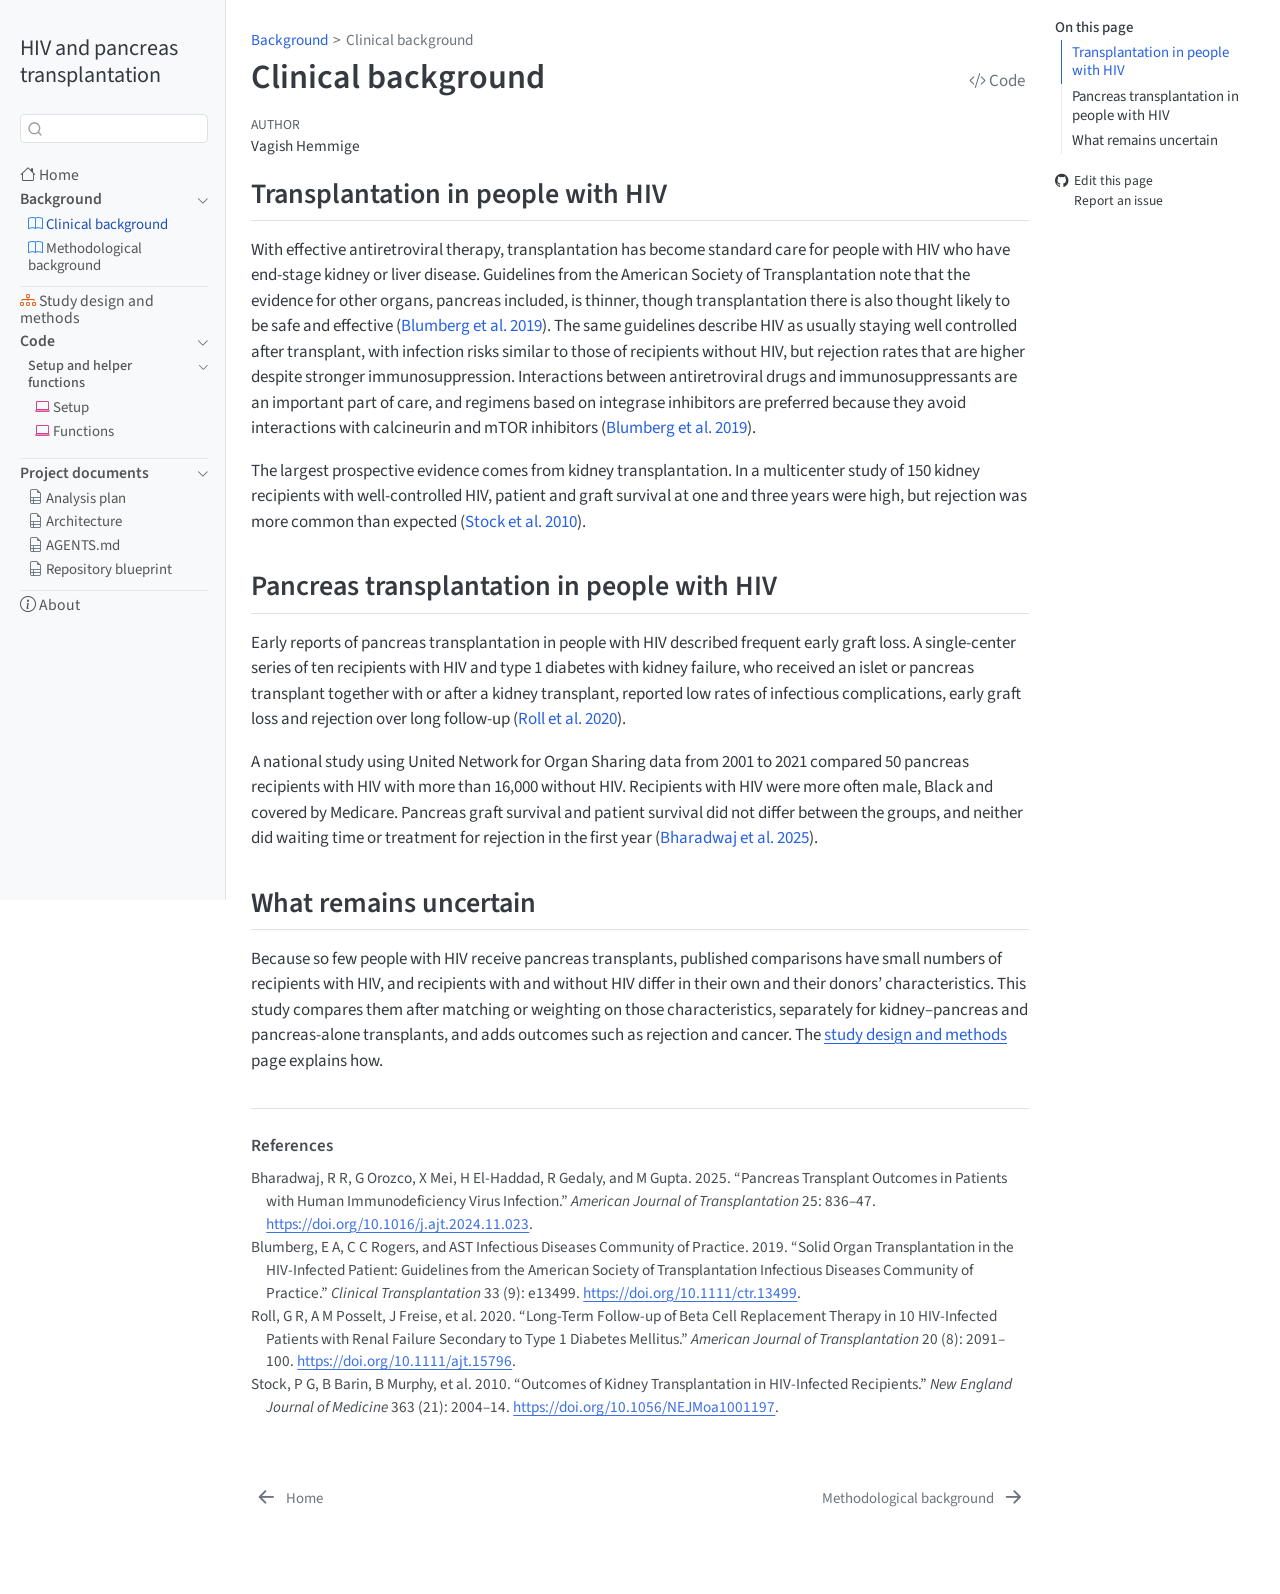
<file: quarto/background.html>
<!DOCTYPE html>
<html xmlns="http://www.w3.org/1999/xhtml" lang="en" xml:lang="en"><head>

<meta charset="utf-8">
<meta name="generator" content="quarto-1.11.9">

<meta name="viewport" content="width=device-width, initial-scale=1.0, user-scalable=yes">

<meta name="author" content="Vagish Hemmige">

<title>Clinical background – HIV and pancreas transplantation</title>
<style>
/* Default styles provided by pandoc.
** See https://pandoc.org/MANUAL.html#variables-for-html for config info.
*/
span.smallcaps{font-variant: small-caps;}
div.columns{display: flex; gap: 1.5em;}
div.column{flex: auto;}
@media screen {
div.columns{gap: min(4vw, 1.5em);}
div.column{overflow-x: auto;}
}
div.hanging-indent{margin-left: 1.5em; text-indent: -1.5em;}
ul.task-list{list-style: none;}
ul.task-list li input[type="checkbox"] {
  width: 0.8em;
  margin: 0 0.8em 0.2em -1em; /* quarto-specific, see https://github.com/quarto-dev/quarto-cli/issues/4556 */ 
  vertical-align: middle;
}
/* CSS for syntax highlighting */
html { -webkit-text-size-adjust: 100%; }
pre > code.sourceCode { white-space: pre; position: relative; }
pre > code.sourceCode > span { display: inline-block; line-height: 1.25; }
pre > code.sourceCode > span:empty { height: 1.2em; }
.sourceCode { overflow: visible; }
code.sourceCode > span { color: inherit; text-decoration: inherit; }
div.sourceCode { margin: 1em 0; }
pre.sourceCode { margin: 0; }
@media screen {
div.sourceCode { overflow: auto; }
}
@media print {
pre > code.sourceCode { white-space: pre-wrap; }
pre > code.sourceCode > span { text-indent: -5em; padding-left: 5em; }
}
pre.numberSource code
  { counter-reset: source-line 0; }
pre.numberSource code > span
  { position: relative; left: -4em; counter-increment: source-line; }
pre.numberSource code > span > a:first-child::before
  { content: counter(source-line);
    position: relative; left: -1em; text-align: right; vertical-align: baseline;
    border: none; display: inline-block;
    -webkit-touch-callout: none; -webkit-user-select: none;
    -khtml-user-select: none; -moz-user-select: none;
    -ms-user-select: none; user-select: none;
    padding: 0 4px; width: 4em;
  }
pre.numberSource { margin-left: 3em;  padding-left: 4px; }
div.sourceCode
  {   }
@media screen {
pre > code.sourceCode > span > a:first-child::before { text-decoration: underline; }
}
/* CSS for citations */
div.csl-bib-body { }
div.csl-entry {
  clear: both;
}
.hanging-indent div.csl-entry {
  margin-left:2em;
  text-indent:-2em;
}
div.csl-left-margin {
  min-width:2em;
  float:left;
}
div.csl-right-inline {
  margin-left:2em;
  padding-left:1em;
}
div.csl-indent {
  margin-left: 2em;
}</style>


<script src="../site_libs/quarto-nav/quarto-nav.js"></script>
<script src="../site_libs/quarto-nav/headroom.min.js"></script>
<script src="../site_libs/clipboard/clipboard.min.js"></script>
<script src="../site_libs/quarto-search/autocomplete.umd.js"></script>
<script src="../site_libs/quarto-search/fuse.min.js"></script>
<script src="../site_libs/quarto-search/quarto-search.js"></script>
<meta name="quarto:offset" content="../">
<link href="../quarto/methodological_background.html" rel="next">
<link href="../index.html" rel="prev">
<script src="../site_libs/quarto-html/quarto.js" type="module"></script>
<script src="../site_libs/quarto-html/tabsets/tabsets.js" type="module"></script>
<script src="../site_libs/quarto-html/scrollable-regions/scrollable-regions.js" type="module"></script>
<script src="../site_libs/quarto-html/popper.min.js"></script>
<script src="../site_libs/quarto-html/tippy.umd.min.js"></script>
<script src="../site_libs/quarto-html/anchor.min.js"></script>
<link href="../site_libs/quarto-html/tippy.css" rel="stylesheet">
<link href="../site_libs/quarto-html/quarto-syntax-highlighting-63b5708e65d6cd79cd7618c58d0c21e7.css" rel="stylesheet" id="quarto-text-highlighting-styles">
<script src="../site_libs/bootstrap/bootstrap.min.js"></script>
<link href="../site_libs/bootstrap/bootstrap-icons.css" rel="stylesheet">
<link href="../site_libs/bootstrap/bootstrap-7881209bc2a9289d3bb75d0acd3c394d.min.css" rel="stylesheet" append-hash="true" id="quarto-bootstrap" data-mode="light">
<script id="quarto-search-options" type="application/json">{
  "location": "sidebar",
  "copy-button": false,
  "collapse-after": 3,
  "panel-placement": "start",
  "type": "textbox",
  "limit": 50,
  "keyboard-shortcut": [
    "f",
    "/",
    "s"
  ],
  "show-item-context": false,
  "language": {
    "search-no-results-text": "No results",
    "search-matching-documents-text": "matching documents",
    "search-copy-link-title": "Copy link to search",
    "search-hide-matches-text": "Hide additional matches",
    "search-more-match-text": "more match in this document",
    "search-more-matches-text": "more matches in this document",
    "search-clear-button-title": "Clear",
    "search-text-placeholder": "",
    "search-detached-cancel-button-title": "Cancel",
    "search-submit-button-title": "Submit",
    "search-label": "Search"
  }
}</script>
<style>
div.callout-Rcode.callout {
  border-left-color: #d63384;
}
div.callout-Rcode.callout-style-default > .callout-header {
  background-color: rgba(214, 51, 132, 0.13);
}
div.callout-Rcode .callout-toggle::before {  background-image: url('data:image/svg+xml,<svg xmlns="http://www.w3.org/2000/svg" width="16" height="16" fill="rgb(33, 37, 41)" class="bi bi-chevron-down" viewBox="0 0 16 16"><path fill-rule="evenodd" d="M1.646 4.646a.5.5 0 0 1 .708 0L8 10.293l5.646-5.647a.5.5 0 0 1 .708.708l-6 6a.5.5 0 0 1-.708 0l-6-6a.5.5 0 0 1 0-.708z"/></svg>');}
div.callout-Rcode.callout-style-default .callout-icon::before, div.callout-Rcode.callout-titled .callout-icon::before {
  content: '💻';
  background-image: none;
}
div.callout-Results.callout {
  border-left-color: #198754;
}
div.callout-Results.callout-style-default > .callout-header {
  background-color: rgba(25, 135, 84, 0.13);
}
div.callout-Results .callout-toggle::before {  background-image: url('data:image/svg+xml,<svg xmlns="http://www.w3.org/2000/svg" width="16" height="16" fill="rgb(33, 37, 41)" class="bi bi-chevron-down" viewBox="0 0 16 16"><path fill-rule="evenodd" d="M1.646 4.646a.5.5 0 0 1 .708 0L8 10.293l5.646-5.647a.5.5 0 0 1 .708.708l-6 6a.5.5 0 0 1-.708 0l-6-6a.5.5 0 0 1 0-.708z"/></svg>');}
div.callout-Results.callout-style-default .callout-icon::before, div.callout-Results.callout-titled .callout-icon::before {
  content: '📊';
  background-image: none;
}
div.callout-Pending.callout {
  border-left-color: #f0c400;
}
div.callout-Pending.callout-style-default > .callout-header {
  background-color: rgba(240, 196, 0, 0.13);
}
div.callout-Pending .callout-toggle::before {  background-image: url('data:image/svg+xml,<svg xmlns="http://www.w3.org/2000/svg" width="16" height="16" fill="rgb(33, 37, 41)" class="bi bi-chevron-down" viewBox="0 0 16 16"><path fill-rule="evenodd" d="M1.646 4.646a.5.5 0 0 1 .708 0L8 10.293l5.646-5.647a.5.5 0 0 1 .708.708l-6 6a.5.5 0 0 1-.708 0l-6-6a.5.5 0 0 1 0-.708z"/></svg>');}
div.callout-Pending.callout-style-default .callout-icon::before, div.callout-Pending.callout-titled .callout-icon::before {
  content: '⏳';
  background-image: none;
}
</style>


<link rel="stylesheet" href="../styles.css">
</head>

<body class="nav-sidebar docked quarto-light"><a id="quarto-skip-link" class="visually-hidden-focusable" href="#quarto-document-content">Skip to main content</a>

<div id="quarto-search-results"></div>
  <header id="quarto-header" class="headroom fixed-top">
  <nav class="quarto-secondary-nav" aria-label="Toolbar">
    <div class="container-fluid d-flex">
      <button type="button" class="quarto-btn-toggle btn" data-bs-toggle="collapse" role="button" data-bs-target=".quarto-sidebar-collapse-item" aria-controls="quarto-sidebar" aria-expanded="false" aria-label="Toggle sidebar navigation" onclick="if (window.quartoToggleHeadroom) { window.quartoToggleHeadroom(); }">
        <i class="bi bi-layout-text-sidebar-reverse"></i>
      </button>
        <nav class="quarto-page-breadcrumbs" aria-label="Breadcrumbs"><ol class="breadcrumb"><li class="breadcrumb-item"><a href="../quarto/background.html">Background</a></li><li class="breadcrumb-item"><a href="../quarto/background.html">Clinical background</a></li></ol></nav>
        <a class="flex-grow-1" data-bs-toggle="collapse" data-bs-target=".quarto-sidebar-collapse-item" onclick="if (window.quartoToggleHeadroom) { window.quartoToggleHeadroom(); }">      
        </a>
      <button type="button" class="btn quarto-search-button" aria-label="Search" onclick="window.quartoOpenSearch();">
        <i class="bi bi-search"></i>
      </button>
    </div>
  </nav>
</header>
<!-- content -->
<div id="quarto-content" class="quarto-container page-columns page-rows-contents page-layout-full">
<!-- sidebar -->
  <nav id="quarto-sidebar" class="sidebar collapse collapse-horizontal quarto-sidebar-collapse-item sidebar-navigation docked overflow-auto" aria-label="Site">
    <div class="pt-lg-2 mt-2 text-left sidebar-header">
    <div class="sidebar-title mb-0 py-0">
      <a href="../">HIV and pancreas transplantation</a> 
    </div>
      </div>
        <div class="mt-2 flex-shrink-0 align-items-center">
        <div class="sidebar-search">
        <div id="quarto-search" class="" title="Search"></div>
        </div>
        </div>
    <div class="sidebar-menu-container"> 
    <ul class="list-unstyled mt-1">
        <li class="sidebar-item">
  <div class="sidebar-item-container"> 
  <a href="../index.html" class="sidebar-item-text sidebar-link"><i class="bi bi-house" role="img">
</i> 
 <span class="menu-text">Home</span></a>
  </div>
</li>
        <li class="sidebar-item sidebar-item-section">
      <div class="sidebar-item-container"> 
            <button type="button" class="sidebar-item-text sidebar-item-toggle sidebar-link text-start" data-bs-toggle="collapse" data-bs-target="#quarto-sidebar-section-1" aria-controls="quarto-sidebar-section-1" aria-expanded="true">
 <span class="menu-text" id="quarto-sidebar-section-1-label">Background</span><i class="bi bi-chevron-right" aria-hidden="true"></i></button>
      </div>
      <ul id="quarto-sidebar-section-1" aria-labelledby="quarto-sidebar-section-1-label" class="collapse list-unstyled sidebar-section depth1 show">  
          <li class="sidebar-item">
  <div class="sidebar-item-container"> 
  <a href="../quarto/background.html" class="sidebar-item-text sidebar-link active"><i class="bi bi-book" role="img">
</i> 
 <span class="menu-text">Clinical background</span></a>
  </div>
</li>
          <li class="sidebar-item">
  <div class="sidebar-item-container"> 
  <a href="../quarto/methodological_background.html" class="sidebar-item-text sidebar-link"><i class="bi bi-book" role="img">
</i> 
 <span class="menu-text">Methodological background</span></a>
  </div>
</li>
      </ul>
  </li>
        <li class="sidebar-item">
  <div class="sidebar-item-container"> 
  <a href="../quarto/study_methods.html" class="sidebar-item-text sidebar-link"><i class="bi bi-diagram-3" role="img">
</i> 
 <span class="menu-text">Study design and methods</span></a>
  </div>
</li>
        <li class="sidebar-item sidebar-item-section">
      <div class="sidebar-item-container"> 
            <button type="button" class="sidebar-item-text sidebar-item-toggle sidebar-link text-start" data-bs-toggle="collapse" data-bs-target="#quarto-sidebar-section-2" aria-controls="quarto-sidebar-section-2" aria-expanded="true">
 <span class="menu-text" id="quarto-sidebar-section-2-label">Code</span><i class="bi bi-chevron-right" aria-hidden="true"></i></button>
      </div>
      <ul id="quarto-sidebar-section-2" aria-labelledby="quarto-sidebar-section-2-label" class="collapse list-unstyled sidebar-section depth1 show">  
          <li class="sidebar-item sidebar-item-section">
      <div class="sidebar-item-container"> 
            <button type="button" class="sidebar-item-text sidebar-item-toggle sidebar-link text-start" data-bs-toggle="collapse" data-bs-target="#quarto-sidebar-section-3" aria-controls="quarto-sidebar-section-3" aria-expanded="true">
 <span class="menu-text" id="quarto-sidebar-section-3-label">Setup and helper functions</span><i class="bi bi-chevron-right" aria-hidden="true"></i></button>
      </div>
      <ul id="quarto-sidebar-section-3" aria-labelledby="quarto-sidebar-section-3-label" class="collapse list-unstyled sidebar-section depth2 show">  
          <li class="sidebar-item">
  <div class="sidebar-item-container"> 
  <a href="../quarto/setup.html" class="sidebar-item-text sidebar-link"><i class="bi bi-laptop" role="img">
</i> 
 <span class="menu-text">Setup</span></a>
  </div>
</li>
          <li class="sidebar-item">
  <div class="sidebar-item-container"> 
  <a href="../quarto/functions.html" class="sidebar-item-text sidebar-link"><i class="bi bi-laptop" role="img">
</i> 
 <span class="menu-text">Functions</span></a>
  </div>
</li>
      </ul>
  </li>
      </ul>
  </li>
        <li class="sidebar-item sidebar-item-section">
      <div class="sidebar-item-container"> 
            <button type="button" class="sidebar-item-text sidebar-item-toggle sidebar-link text-start" data-bs-toggle="collapse" data-bs-target="#quarto-sidebar-section-4" aria-controls="quarto-sidebar-section-4" aria-expanded="true">
 <span class="menu-text" id="quarto-sidebar-section-4-label">Project documents</span><i class="bi bi-chevron-right" aria-hidden="true"></i></button>
      </div>
      <ul id="quarto-sidebar-section-4" aria-labelledby="quarto-sidebar-section-4-label" class="collapse list-unstyled sidebar-section depth1 show">  
          <li class="sidebar-item">
  <div class="sidebar-item-container"> 
  <a href="../quarto/analysis-plan.html" class="sidebar-item-text sidebar-link"><i class="bi bi-file-earmark-ruled" role="img">
</i> 
 <span class="menu-text">Analysis plan</span></a>
  </div>
</li>
          <li class="sidebar-item">
  <div class="sidebar-item-container"> 
  <a href="../quarto/architecture.html" class="sidebar-item-text sidebar-link"><i class="bi bi-file-earmark-ruled" role="img">
</i> 
 <span class="menu-text">Architecture</span></a>
  </div>
</li>
          <li class="sidebar-item">
  <div class="sidebar-item-container"> 
  <a href="../quarto/agents.html" class="sidebar-item-text sidebar-link"><i class="bi bi-file-earmark-ruled" role="img">
</i> 
 <span class="menu-text">AGENTS.md</span></a>
  </div>
</li>
          <li class="sidebar-item">
  <div class="sidebar-item-container"> 
  <a href="../quarto/repository-blueprint.html" class="sidebar-item-text sidebar-link"><i class="bi bi-file-earmark-ruled" role="img">
</i> 
 <span class="menu-text">Repository blueprint</span></a>
  </div>
</li>
      </ul>
  </li>
        <li class="sidebar-item">
  <div class="sidebar-item-container"> 
  <a href="../quarto/about.html" class="sidebar-item-text sidebar-link"><i class="bi bi-info-circle" role="img">
</i> 
 <span class="menu-text">About</span></a>
  </div>
</li>
    </ul>
    </div>
</nav>
<div id="quarto-sidebar-glass" class="quarto-sidebar-collapse-item" data-bs-toggle="collapse" data-bs-target=".quarto-sidebar-collapse-item"></div>
<!-- margin-sidebar -->
    <div id="quarto-margin-sidebar" class="sidebar margin-sidebar">
        <nav id="TOC" role="doc-toc" aria-labelledby="toc-title" class="toc-active">
    <h2 id="toc-title">On this page</h2>
   
  <ul>
  <li><a href="#transplantation-in-people-with-hiv" id="toc-transplantation-in-people-with-hiv" class="nav-link active" data-scroll-target="#transplantation-in-people-with-hiv">Transplantation in people with HIV</a></li>
  <li><a href="#pancreas-transplantation-in-people-with-hiv" id="toc-pancreas-transplantation-in-people-with-hiv" class="nav-link" data-scroll-target="#pancreas-transplantation-in-people-with-hiv">Pancreas transplantation in people with HIV</a></li>
  <li><a href="#what-remains-uncertain" id="toc-what-remains-uncertain" class="nav-link" data-scroll-target="#what-remains-uncertain">What remains uncertain</a></li>
  </ul>
<div class="toc-actions"><ul><li><a href="https://github.com/VagishHemmige/HIV-pancreas-2024-srtr/edit/main/quarto/background.qmd" class="toc-action"><i class="bi bi-github"></i>Edit this page</a></li><li><a href="https://github.com/VagishHemmige/HIV-pancreas-2024-srtr/issues/new" class="toc-action"><i class="bi empty"></i>Report an issue</a></li></ul></div></nav>
    </div>
<!-- main -->
<main class="content column-body" id="quarto-document-content" tabindex="-1">

<header id="title-block-header" class="quarto-title-block default"><nav class="quarto-page-breadcrumbs quarto-title-breadcrumbs d-none d-lg-block" aria-label="Breadcrumbs"><ol class="breadcrumb"><li class="breadcrumb-item"><a href="../quarto/background.html">Background</a></li><li class="breadcrumb-item"><a href="../quarto/background.html">Clinical background</a></li></ol></nav>
<div class="quarto-title">
<div class="quarto-title-block"><div><h1 class="title">Clinical background</h1><button type="button" class="btn code-tools-button" id="quarto-code-tools-source"><i class="bi"></i> Code</button></div></div>
</div>



<div class="quarto-title-meta column-body">

    <div>
    <div class="quarto-title-meta-heading">Author</div>
    <div class="quarto-title-meta-contents">
             <p>Vagish Hemmige </p>
          </div>
  </div>
    
  
    
  </div>
  


</header>


<section id="transplantation-in-people-with-hiv" class="level2">
<h2 class="anchored" data-anchor-id="transplantation-in-people-with-hiv">Transplantation in people with HIV</h2>
<p>With effective antiretroviral therapy, transplantation has become standard care for people with HIV who have end-stage kidney or liver disease. Guidelines from the American Society of Transplantation note that the evidence for other organs, pancreas included, is thinner, though transplantation there is also thought likely to be safe and effective <span class="citation" data-cites="blumberg2019astid">(<a href="#ref-blumberg2019astid" role="doc-biblioref">Blumberg et al. 2019</a>)</span>. The same guidelines describe HIV as usually staying well controlled after transplant, with infection risks similar to those of recipients without HIV, but rejection rates that are higher despite stronger immunosuppression. Interactions between antiretroviral drugs and immunosuppressants are an important part of care, and regimens based on integrase inhibitors are preferred because they avoid interactions with calcineurin and mTOR inhibitors <span class="citation" data-cites="blumberg2019astid">(<a href="#ref-blumberg2019astid" role="doc-biblioref">Blumberg et al. 2019</a>)</span>.</p>
<p>The largest prospective evidence comes from kidney transplantation. In a multicenter study of 150 kidney recipients with well-controlled HIV, patient and graft survival at one and three years were high, but rejection was more common than expected <span class="citation" data-cites="stock2010kidney">(<a href="#ref-stock2010kidney" role="doc-biblioref"><span class="nocase">Stock et al.</span> 2010</a>)</span>.</p>
</section>
<section id="pancreas-transplantation-in-people-with-hiv" class="level2">
<h2 class="anchored" data-anchor-id="pancreas-transplantation-in-people-with-hiv">Pancreas transplantation in people with HIV</h2>
<p>Early reports of pancreas transplantation in people with HIV described frequent early graft loss. A single-center series of ten recipients with HIV and type 1 diabetes with kidney failure, who received an islet or pancreas transplant together with or after a kidney transplant, reported low rates of infectious complications, early graft loss and rejection over long follow-up <span class="citation" data-cites="roll2020beta">(<a href="#ref-roll2020beta" role="doc-biblioref"><span class="nocase">Roll et al.</span> 2020</a>)</span>.</p>
<p>A national study using United Network for Organ Sharing data from 2001 to 2021 compared 50 pancreas recipients with HIV with more than 16,000 without HIV. Recipients with HIV were more often male, Black and covered by Medicare. Pancreas graft survival and patient survival did not differ between the groups, and neither did waiting time or treatment for rejection in the first year <span class="citation" data-cites="bharadwaj2024pancreas">(<a href="#ref-bharadwaj2024pancreas" role="doc-biblioref">Bharadwaj et al. 2025</a>)</span>.</p>
</section>
<section id="what-remains-uncertain" class="level2">
<h2 class="anchored" data-anchor-id="what-remains-uncertain">What remains uncertain</h2>
<p>Because so few people with HIV receive pancreas transplants, published comparisons have small numbers of recipients with HIV, and recipients with and without HIV differ in their own and their donors’ characteristics. This study compares them after matching or weighting on those characteristics, separately for kidney–pancreas and pancreas-alone transplants, and adds outcomes such as rejection and cancer. The <a href="../quarto/study_methods.html">study design and methods</a> page explains how.</p>


<!-- -->


</section>

<div id="quarto-appendix" class="default"><section class="quarto-appendix-contents" role="doc-bibliography" id="quarto-bibliography"><h2 class="anchored quarto-appendix-heading">References</h2><div id="refs" class="references csl-bib-body hanging-indent" role="list">
<div id="ref-bharadwaj2024pancreas" class="csl-entry" role="listitem">
Bharadwaj, R R, G Orozco, X Mei, H El-Haddad, R Gedaly, and M Gupta. 2025. <span>“Pancreas Transplant Outcomes in Patients with Human Immunodeficiency Virus Infection.”</span> <em>American Journal of Transplantation</em> 25: 836–47. <a href="https://doi.org/10.1016/j.ajt.2024.11.023">https://doi.org/10.1016/j.ajt.2024.11.023</a>.
</div>
<div id="ref-blumberg2019astid" class="csl-entry" role="listitem">
Blumberg, E A, C C Rogers, and AST Infectious Diseases Community of Practice. 2019. <span>“Solid Organ Transplantation in the <span>HIV</span>-Infected Patient: Guidelines from the <span class="nocase">American Society of Transplantation Infectious Diseases Community of Practice</span>.”</span> <em>Clinical Transplantation</em> 33 (9): e13499. <a href="https://doi.org/10.1111/ctr.13499">https://doi.org/10.1111/ctr.13499</a>.
</div>
<div id="ref-roll2020beta" class="csl-entry" role="listitem">
<span class="nocase">Roll, G R, A M Posselt, J Freise, et al.</span> 2020. <span>“Long-Term Follow-up of Beta Cell Replacement Therapy in 10 <span>HIV</span>-Infected Patients with Renal Failure Secondary to Type 1 Diabetes Mellitus.”</span> <em>American Journal of Transplantation</em> 20 (8): 2091–100. <a href="https://doi.org/10.1111/ajt.15796">https://doi.org/10.1111/ajt.15796</a>.
</div>
<div id="ref-stock2010kidney" class="csl-entry" role="listitem">
<span class="nocase">Stock, P G, B Barin, B Murphy, et al.</span> 2010. <span>“Outcomes of Kidney Transplantation in <span>HIV</span>-Infected Recipients.”</span> <em>New England Journal of Medicine</em> 363 (21): 2004–14. <a href="https://doi.org/10.1056/NEJMoa1001197">https://doi.org/10.1056/NEJMoa1001197</a>.
</div>
</div></section></div></main> <!-- /main -->
<script id="quarto-html-after-body" type="application/javascript">
  window.document.addEventListener("DOMContentLoaded", function (event) {
    const icon = "";
    const anchorJS = new window.AnchorJS();
    anchorJS.options = {
      placement: 'right',
      icon: icon
    };
    anchorJS.add('.anchored');
    const isCodeAnnotation = (el) => {
      for (const clz of el.classList) {
        if (clz.startsWith('code-annotation-')) {                     
          return true;
        }
      }
      return false;
    }
    const onCopySuccess = function(e) {
      // button target
      const button = e.trigger;
      // don't keep focus
      button.blur();
      // flash "checked"
      button.classList.add('code-copy-button-checked');
      var currentTitle = button.getAttribute("title");
      button.setAttribute("title", "Copied!");
      let tooltip;
      if (window.bootstrap) {
        button.setAttribute("data-bs-toggle", "tooltip");
        button.setAttribute("data-bs-placement", "left");
        button.setAttribute("data-bs-title", "Copied!");
        tooltip = new bootstrap.Tooltip(button, 
          { trigger: "manual", 
            customClass: "code-copy-button-tooltip",
            offset: [0, -8]});
        tooltip.show();    
      }
      setTimeout(function() {
        if (tooltip) {
          tooltip.hide();
          button.removeAttribute("data-bs-title");
          button.removeAttribute("data-bs-toggle");
          button.removeAttribute("data-bs-placement");
        }
        button.setAttribute("title", currentTitle);
        button.classList.remove('code-copy-button-checked');
      }, 1000);
      // clear code selection
      e.clearSelection();
    }
    const getTextToCopy = function(trigger) {
      const outerScaffold = trigger.parentElement.cloneNode(true);
      const codeEl = outerScaffold.querySelector('code');
      for (const childEl of codeEl.children) {
        if (isCodeAnnotation(childEl)) {
          childEl.remove();
        }
      }
      return codeEl.innerText;
    }
    const clipboard = new window.ClipboardJS('.code-copy-button:not([data-in-quarto-modal])', {
      text: getTextToCopy
    });
    clipboard.on('success', onCopySuccess);
    if (window.document.getElementById('quarto-embedded-source-code-modal')) {
      const clipboardModal = new window.ClipboardJS('.code-copy-button[data-in-quarto-modal]', {
        text: getTextToCopy,
        container: window.document.getElementById('quarto-embedded-source-code-modal')
      });
      clipboardModal.on('success', onCopySuccess);
    }
    const viewSource = window.document.getElementById('quarto-view-source') ||
                       window.document.getElementById('quarto-code-tools-source');
    if (viewSource) {
      const sourceUrl = viewSource.getAttribute("data-quarto-source-url");
      viewSource.addEventListener("click", function(e) {
        if (sourceUrl) {
          // rstudio viewer pane
          if (/\bcapabilities=\b/.test(window.location)) {
            window.open(sourceUrl);
          } else {
            window.location.href = sourceUrl;
          }
        } else {
          const modal = new bootstrap.Modal(document.getElementById('quarto-embedded-source-code-modal'));
          modal.show();
        }
        return false;
      });
    }
    function toggleCodeHandler(show) {
      return function(e) {
        const cellDetails = window.document.querySelectorAll(".cell details.code-fold");
        for (let i=0; i<cellDetails.length; i++) {
          const details = cellDetails[i];
          if (show) {
            details.open = true;
          } else {
            details.removeAttribute("open");
          }
        }
        const cellCodeDivs = window.document.querySelectorAll(".cell div.sourceCode.cell-code");
        const fromCls = show ? "hidden" : "unhidden";
        const toCls = show ? "unhidden" : "hidden";
        for (let i=0; i<cellCodeDivs.length; i++) {
          const codeDiv = cellCodeDivs[i];
          if (codeDiv.classList.contains(fromCls)) {
            codeDiv.classList.remove(fromCls);
            codeDiv.classList.add(toCls);
          } 
        }
        return false;
      }
    }
    const hideAllCode = window.document.getElementById("quarto-hide-all-code");
    if (hideAllCode) {
      hideAllCode.addEventListener("click", toggleCodeHandler(false));
    }
    const showAllCode = window.document.getElementById("quarto-show-all-code");
    if (showAllCode) {
      showAllCode.addEventListener("click", toggleCodeHandler(true));
    }
      var localhostRegex = new RegExp(/^(?:http|https):\/\/localhost\:?[0-9]*\//);
      var mailtoRegex = new RegExp(/^mailto:/);
        var filterRegex = new RegExp("https:\/\/vagishhemmige\.github\.io\/HIV-pancreas-2024-srtr");
      var isInternal = (href) => {
          return filterRegex.test(href) || localhostRegex.test(href) || mailtoRegex.test(href);
      }
      // Inspect non-navigation links and adorn them if external
      window.quartoDecorateExternalLinks = function (root) {
     var links = (root || window.document).querySelectorAll('a[href]:not(.nav-link):not(.navbar-brand):not(.toc-action):not(.sidebar-link):not(.sidebar-item-toggle):not(.pagination-link):not(.no-external):not([aria-hidden]):not(.dropdown-item):not(.quarto-navigation-tool):not(.about-link)');
      for (var i=0; i<links.length; i++) {
        const link = links[i];
        if (!isInternal(link.href)) {
          // undo the damage that might have been done by quarto-nav.js in the case of
          // links that we want to consider external
          if (link.dataset.originalHref !== undefined) {
            link.href = link.dataset.originalHref;
          }
          if (!link.classList.contains('no-external-icon')) {
          }
        }
      }
      };
      window.quartoDecorateExternalLinks(window.document);
    // Esc closes the popup (WCAG 1.4.13) and focus leaving both trigger and
    // popup closes it (WCAG 2.4.11); tippy handles neither for interactive popups.
    const hideOnEscAndFocusOut = {
      name: 'hideOnEscAndFocusOut',
      defaultValue: true,
      fn(instance) {
        const dismiss = () => {
          // A show scheduled by the trigger delay would otherwise reopen it
          instance.clearDelayTimeouts();
          instance.hide();
        };
        const onKeyDown = (event) => {
          if (event.key !== 'Escape') {
            return;
          }
          // Keep Esc from also reaching page handlers (e.g. reveal.js overview),
          // except an open reveal.js slide menu, which Esc should close too.
          // The menu handles keys only when its keyboard option is on.
          const menuHandlesEsc = window.Reveal?.getPlugin?.('menu')?.isOpen() &&
            window.Reveal.getConfig().menu?.keyboard !== false;
          if (!menuHandlesEsc) {
            event.stopPropagation();
          }
          if (instance.popper.contains(window.document.activeElement)) {
            // Disabled while refocusing so the focus trigger does not reopen it
            instance.disable();
            instance.reference.focus();
            instance.enable();
          }
          dismiss();
        };
        const onFocusOut = (event) => {
          const target = event.relatedTarget;
          if (target && !instance.reference.contains(target) &&
              !instance.popper.contains(target)) {
            dismiss();
          }
        };
        // On the trigger too: a click trigger (code-annotations: select) has no
        // blur handling. Attached for the instance's lifetime so leaving the
        // trigger also cancels a show still pending on the trigger delay.
        instance.reference.addEventListener('focusout', onFocusOut);
        return {
          onShow() {
            window.document.addEventListener('keydown', onKeyDown, true);
            instance.popper.addEventListener('focusout', onFocusOut);
          },
          onHide() {
            window.document.removeEventListener('keydown', onKeyDown, true);
            instance.popper.removeEventListener('focusout', onFocusOut);
          },
          onDestroy() {
            instance.reference.removeEventListener('focusout', onFocusOut);
          },
        };
      },
    };
    function tippyHover(el, contentFn, onTriggerFn, onUntriggerFn) {
      const config = {
        allowHTML: true,
        maxWidth: 500,
        delay: 100,
        arrow: false,
        appendTo: function(el) {
            return el.parentElement;
        },
        interactive: true,
        interactiveBorder: 10,
        theme: 'quarto',
        placement: 'bottom-start',
        plugins: [hideOnEscAndFocusOut],
      };
      if (contentFn) {
        config.content = contentFn;
      }
      if (onTriggerFn) {
        config.onTrigger = onTriggerFn;
      }
      if (onUntriggerFn) {
        config.onUntrigger = onUntriggerFn;
      }
      window.tippy(el, config); 
    }
    const noterefs = window.document.querySelectorAll('a[role="doc-noteref"]');
    for (var i=0; i<noterefs.length; i++) {
      const ref = noterefs[i];
      tippyHover(ref, function() {
        // use id or data attribute instead here
        let href = ref.getAttribute('data-footnote-href') || ref.getAttribute('href');
        try { href = new URL(href).hash; } catch {}
        const id = href.replace(/^#\/?/, "");
        const note = window.document.getElementById(id);
        if (note) {
          return note.innerHTML;
        } else {
          return "";
        }
      });
    }
    const xrefs = window.document.querySelectorAll('a.quarto-xref');
    const processXRef = (id, note) => {
      // Strip column container classes
      const stripColumnClz = (el) => {
        el.classList.remove("page-full", "page-columns");
        if (el.children) {
          for (const child of el.children) {
            stripColumnClz(child);
          }
        }
      }
      stripColumnClz(note)
      if (id === null || id.startsWith('sec-')) {
        // Special case sections, only their first couple elements
        const container = document.createElement("div");
        if (note.children && note.children.length > 2) {
          container.appendChild(note.children[0].cloneNode(true));
          for (let i = 1; i < note.children.length; i++) {
            const child = note.children[i];
            if (child.tagName === "P" && child.innerText === "") {
              continue;
            } else {
              container.appendChild(child.cloneNode(true));
              break;
            }
          }
          if (window.Quarto?.typesetMath) {
            window.Quarto.typesetMath(container);
          }
          return container.innerHTML
        } else {
          if (window.Quarto?.typesetMath) {
            window.Quarto.typesetMath(note);
          }
          return note.innerHTML;
        }
      } else {
        // Remove any anchor links if they are present
        const anchorLink = note.querySelector('a.anchorjs-link');
        if (anchorLink) {
          anchorLink.remove();
        }
        if (window.Quarto?.typesetMath) {
          window.Quarto.typesetMath(note);
        }
        if (note.classList.contains("callout")) {
          return note.outerHTML;
        } else {
          return note.innerHTML;
        }
      }
    }
    for (var i=0; i<xrefs.length; i++) {
      const xref = xrefs[i];
      tippyHover(xref, undefined, function(instance) {
        instance.disable();
        let url = xref.getAttribute('href');
        let hash = undefined; 
        if (url.startsWith('#')) {
          hash = url;
        } else {
          try { hash = new URL(url).hash; } catch {}
        }
        if (hash) {
          const id = hash.replace(/^#\/?/, "");
          const note = window.document.getElementById(id);
          if (note !== null) {
            try {
              const html = processXRef(id, note.cloneNode(true));
              instance.setContent(html);
            } finally {
              instance.enable();
              instance.show();
            }
          } else {
            // See if we can fetch this
            fetch(url.split('#')[0])
            .then(res => res.text())
            .then(html => {
              const parser = new DOMParser();
              const htmlDoc = parser.parseFromString(html, "text/html");
              const note = htmlDoc.getElementById(id);
              if (note !== null) {
                const html = processXRef(id, note);
                instance.setContent(html);
              } 
            }).finally(() => {
              instance.enable();
              instance.show();
            });
          }
        } else {
          // See if we can fetch a full url (with no hash to target)
          // This is a special case and we should probably do some content thinning / targeting
          fetch(url)
          .then(res => res.text())
          .then(html => {
            const parser = new DOMParser();
            const htmlDoc = parser.parseFromString(html, "text/html");
            const note = htmlDoc.querySelector('main.content');
            if (note !== null) {
              // This should only happen for chapter cross references
              // (since there is no id in the URL)
              // remove the first header
              if (note.children.length > 0 && note.children[0].tagName === "HEADER") {
                note.children[0].remove();
              }
              const html = processXRef(null, note);
              instance.setContent(html);
            } 
          }).finally(() => {
            instance.enable();
            instance.show();
          });
        }
      }, function(instance) {
      });
    }
        let selectedAnnoteEl;
        const selectorForAnnotation = ( cell, annotation) => {
          let cellAttr = 'data-code-cell="' + cell + '"';
          let lineAttr = 'data-code-annotation="' +  annotation + '"';
          const selector = 'span[' + cellAttr + '][' + lineAttr + ']';
          return selector;
        }
        const selectCodeLines = (annoteEl) => {
          const doc = window.document;
          const targetCell = annoteEl.getAttribute("data-target-cell");
          const targetAnnotation = annoteEl.getAttribute("data-target-annotation");
          const annoteSpan = window.document.querySelector(selectorForAnnotation(targetCell, targetAnnotation));
          const lines = annoteSpan.getAttribute("data-code-lines").split(",");
          const lineIds = lines.map((line) => {
            return targetCell + "-" + line;
          })
          // Each band is positioned against its own containing block, which is
          // not the offsetParent of the lines, so place it from client rects.
          const placeBand = (band, firstEl, lastEl, codeBlock) => {
            const container = band.offsetParent;
            if (container === null) {
              return;
            }
            const containerRect = container.getBoundingClientRect();
            // Reveal.js scales slides with a transform, so convert client
            // pixels back to the CSS pixels of the container.
            const scale = containerRect.height / container.offsetHeight || 1;
            const firstRect = firstEl.getBoundingClientRect();
            const lastRect = lastEl.getBoundingClientRect();
            const top = (firstRect.top - containerRect.top) / scale - container.clientTop + container.scrollTop;
            const height = (lastRect.bottom - firstRect.top) / scale;
            band.style.top = top - 2 + "px";
            band.style.height = height + 4 + "px";
            if (codeBlock) {
              // Without the copy button wrapper, the containing block is wider
              // than the code block, so span the code block explicitly.
              const blockRect = codeBlock.getBoundingClientRect();
              band.style.left = (blockRect.left - containerRect.left) / scale - container.clientLeft + container.scrollLeft + "px";
              band.style.width = blockRect.width / scale + "px";
            }
          };
          if (lineIds.length > 0) {
            const el = window.document.getElementById(lineIds[0]);
            const lastEl = window.document.getElementById(lineIds[lineIds.length - 1]);
            const parent = el.parentElement.parentElement;
            // cook up a div (if necessary) and position it
            let div = window.document.getElementById("code-annotation-line-highlight");
            if (div === null) {
              div = window.document.createElement("div");
              div.setAttribute("id", "code-annotation-line-highlight");
              div.style.position = 'absolute';
              parent.appendChild(div);
            }
            placeBand(div, el, lastEl, parent.closest("div.sourceCode") || parent);
            let gutterDiv = window.document.getElementById("code-annotation-line-highlight-gutter");
            if (gutterDiv === null) {
              gutterDiv = window.document.createElement("div");
              gutterDiv.setAttribute("id", "code-annotation-line-highlight-gutter");
              gutterDiv.style.position = 'absolute';
              const codeCell = window.document.getElementById(targetCell);
              const gutter = codeCell.querySelector('.code-annotation-gutter');
              gutter.appendChild(gutterDiv);
            }
            placeBand(gutterDiv, el, lastEl);
            selectedAnnoteEl = annoteEl;
          }
        };
        const unselectCodeLines = () => {
          const elementsIds = ["code-annotation-line-highlight", "code-annotation-line-highlight-gutter"];
          elementsIds.forEach((elId) => {
            const div = window.document.getElementById(elId);
            if (div) {
              div.remove();
            }
          });
          selectedAnnoteEl = undefined;
        };
          // Handle positioning of the toggle
      window.addEventListener(
        "resize",
        throttle(() => {
          elRect = undefined;
          if (selectedAnnoteEl) {
            selectCodeLines(selectedAnnoteEl);
          }
        }, 10)
      );
      function throttle(fn, ms) {
      let throttle = false;
      let timer;
        return (...args) => {
          if(!throttle) { // first call gets through
              fn.apply(this, args);
              throttle = true;
          } else { // all the others get throttled
              if(timer) clearTimeout(timer); // cancel #2
              timer = setTimeout(() => {
                fn.apply(this, args);
                timer = throttle = false;
              }, ms);
          }
        };
      }
        // Attach click handler to the DT
        const annoteDls = window.document.querySelectorAll('dt[data-target-cell]');
        for (const annoteDlNode of annoteDls) {
          annoteDlNode.addEventListener('click', (event) => {
            const clickedEl = event.target;
            if (clickedEl !== selectedAnnoteEl) {
              unselectCodeLines();
              const activeEl = window.document.querySelector('dt[data-target-cell].code-annotation-active');
              if (activeEl) {
                activeEl.classList.remove('code-annotation-active');
              }
              selectCodeLines(clickedEl);
              clickedEl.classList.add('code-annotation-active');
            } else {
              // Unselect the line
              unselectCodeLines();
              clickedEl.classList.remove('code-annotation-active');
            }
          });
        }
    const findCites = (el) => {
      const parentEl = el.parentElement;
      if (parentEl) {
        const cites = parentEl.dataset.cites;
        if (cites) {
          return {
            el,
            cites: cites.split(' ')
          };
        } else {
          return findCites(el.parentElement)
        }
      } else {
        return undefined;
      }
    };
    var bibliorefs = window.document.querySelectorAll('a[role="doc-biblioref"]');
    for (var i=0; i<bibliorefs.length; i++) {
      const ref = bibliorefs[i];
      const citeInfo = findCites(ref);
      if (citeInfo) {
        tippyHover(citeInfo.el, function() {
          var popup = window.document.createElement('div');
          citeInfo.cites.forEach(function(cite) {
            var citeDiv = window.document.createElement('div');
            citeDiv.classList.add('hanging-indent');
            citeDiv.classList.add('csl-entry');
            var biblioDiv = window.document.getElementById('ref-' + cite);
            if (biblioDiv) {
              citeDiv.innerHTML = biblioDiv.innerHTML;
            }
            popup.appendChild(citeDiv);
          });
          return popup.innerHTML;
        });
      }
    }
  });
  </script>
  <script type="application/javascript">
  window.quartoScrollableRegionsLabels = {"code":"Scrollable code","output":"Scrollable output"};
  </script>
<nav class="page-navigation column-body" aria-label="Page">
  <div class="nav-page nav-page-previous">
      <a href="../index.html" class="pagination-link" aria-label="Home">
        <i class="bi bi-arrow-left-short"></i> <span class="nav-page-text">Home</span>
      </a>          
  </div>
  <div class="nav-page nav-page-next">
      <a href="../quarto/methodological_background.html" class="pagination-link" aria-label="Methodological background">
        <span class="nav-page-text">Methodological background</span> <i class="bi bi-arrow-right-short"></i>
      </a>
  </div>
</nav><div class="modal fade" id="quarto-embedded-source-code-modal" tabindex="-1" aria-labelledby="quarto-embedded-source-code-modal-label" aria-hidden="true"><div class="modal-dialog modal-dialog-scrollable"><div class="modal-content"><div class="modal-header"><h5 class="modal-title" id="quarto-embedded-source-code-modal-label">Source Code</h5><button class="btn-close" data-bs-dismiss="modal"></button></div><div class="modal-body"><div class="">
<div class="code-copy-outer-scaffold"><div class="sourceCode" id="cb1" data-shortcodes="false"><pre class="sourceCode markdown code-with-copy"><code class="sourceCode markdown"><span id="cb1-1"><a href="#cb1-1" aria-hidden="true" tabindex="-1"></a><span class="co">---</span></span>
<span id="cb1-2"><a href="#cb1-2" aria-hidden="true" tabindex="-1"></a><span class="an">title:</span><span class="co"> "Clinical background"</span></span>
<span id="cb1-3"><a href="#cb1-3" aria-hidden="true" tabindex="-1"></a><span class="an">format:</span><span class="co"> html</span></span>
<span id="cb1-4"><a href="#cb1-4" aria-hidden="true" tabindex="-1"></a><span class="co">---</span></span>
<span id="cb1-5"><a href="#cb1-5" aria-hidden="true" tabindex="-1"></a></span>
<span id="cb1-6"><a href="#cb1-6" aria-hidden="true" tabindex="-1"></a><span class="fu">## Transplantation in people with HIV</span></span>
<span id="cb1-7"><a href="#cb1-7" aria-hidden="true" tabindex="-1"></a></span>
<span id="cb1-8"><a href="#cb1-8" aria-hidden="true" tabindex="-1"></a>With effective antiretroviral therapy, transplantation has become standard care for people with HIV who have end-stage kidney or liver disease. Guidelines from the American Society of Transplantation note that the evidence for other organs, pancreas included, is thinner, though transplantation there is also thought likely to be safe and effective <span class="co">[</span><span class="ot">@blumberg2019astid</span><span class="co">]</span>. The same guidelines describe HIV as usually staying well controlled after transplant, with infection risks similar to those of recipients without HIV, but rejection rates that are higher despite stronger immunosuppression. Interactions between antiretroviral drugs and immunosuppressants are an important part of care, and regimens based on integrase inhibitors are preferred because they avoid interactions with calcineurin and mTOR inhibitors <span class="co">[</span><span class="ot">@blumberg2019astid</span><span class="co">]</span>.</span>
<span id="cb1-9"><a href="#cb1-9" aria-hidden="true" tabindex="-1"></a></span>
<span id="cb1-10"><a href="#cb1-10" aria-hidden="true" tabindex="-1"></a>The largest prospective evidence comes from kidney transplantation. In a multicenter study of 150 kidney recipients with well-controlled HIV, patient and graft survival at one and three years were high, but rejection was more common than expected <span class="co">[</span><span class="ot">@stock2010kidney</span><span class="co">]</span>.</span>
<span id="cb1-11"><a href="#cb1-11" aria-hidden="true" tabindex="-1"></a></span>
<span id="cb1-12"><a href="#cb1-12" aria-hidden="true" tabindex="-1"></a><span class="fu">## Pancreas transplantation in people with HIV</span></span>
<span id="cb1-13"><a href="#cb1-13" aria-hidden="true" tabindex="-1"></a></span>
<span id="cb1-14"><a href="#cb1-14" aria-hidden="true" tabindex="-1"></a>Early reports of pancreas transplantation in people with HIV described frequent early graft loss. A single-center series of ten recipients with HIV and type 1 diabetes with kidney failure, who received an islet or pancreas transplant together with or after a kidney transplant, reported low rates of infectious complications, early graft loss and rejection over long follow-up <span class="co">[</span><span class="ot">@roll2020beta</span><span class="co">]</span>.</span>
<span id="cb1-15"><a href="#cb1-15" aria-hidden="true" tabindex="-1"></a></span>
<span id="cb1-16"><a href="#cb1-16" aria-hidden="true" tabindex="-1"></a>A national study using United Network for Organ Sharing data from 2001 to 2021 compared 50 pancreas recipients with HIV with more than 16,000 without HIV. Recipients with HIV were more often male, Black and covered by Medicare. Pancreas graft survival and patient survival did not differ between the groups, and neither did waiting time or treatment for rejection in the first year <span class="co">[</span><span class="ot">@bharadwaj2024pancreas</span><span class="co">]</span>.</span>
<span id="cb1-17"><a href="#cb1-17" aria-hidden="true" tabindex="-1"></a></span>
<span id="cb1-18"><a href="#cb1-18" aria-hidden="true" tabindex="-1"></a><span class="fu">## What remains uncertain</span></span>
<span id="cb1-19"><a href="#cb1-19" aria-hidden="true" tabindex="-1"></a></span>
<span id="cb1-20"><a href="#cb1-20" aria-hidden="true" tabindex="-1"></a>Because so few people with HIV receive pancreas transplants, published comparisons have small numbers of recipients with HIV, and recipients with and without HIV differ in their own and their donors' characteristics. This study compares them after matching or weighting on those characteristics, separately for kidney–pancreas and pancreas-alone transplants, and adds outcomes such as rejection and cancer. The <span class="co">[</span><span class="ot">study design and methods</span><span class="co">](study_methods.qmd)</span> page explains how.</span></code></pre></div><button title="Copy to Clipboard" class="code-copy-button" data-in-quarto-modal=""><i class="bi"></i></button></div>
</div></div></div></div></div>
</div> <!-- /content -->




<footer class="footer"><div class="nav-footer"><div class="nav-footer-center"><div class="toc-actions d-sm-block d-md-none"><ul><li><a href="https://github.com/VagishHemmige/HIV-pancreas-2024-srtr/edit/main/quarto/background.qmd" class="toc-action"><i class="bi bi-github"></i>Edit this page</a></li><li><a href="https://github.com/VagishHemmige/HIV-pancreas-2024-srtr/issues/new" class="toc-action"><i class="bi empty"></i>Report an issue</a></li></ul></div></div></div></footer></body></html>
</file>
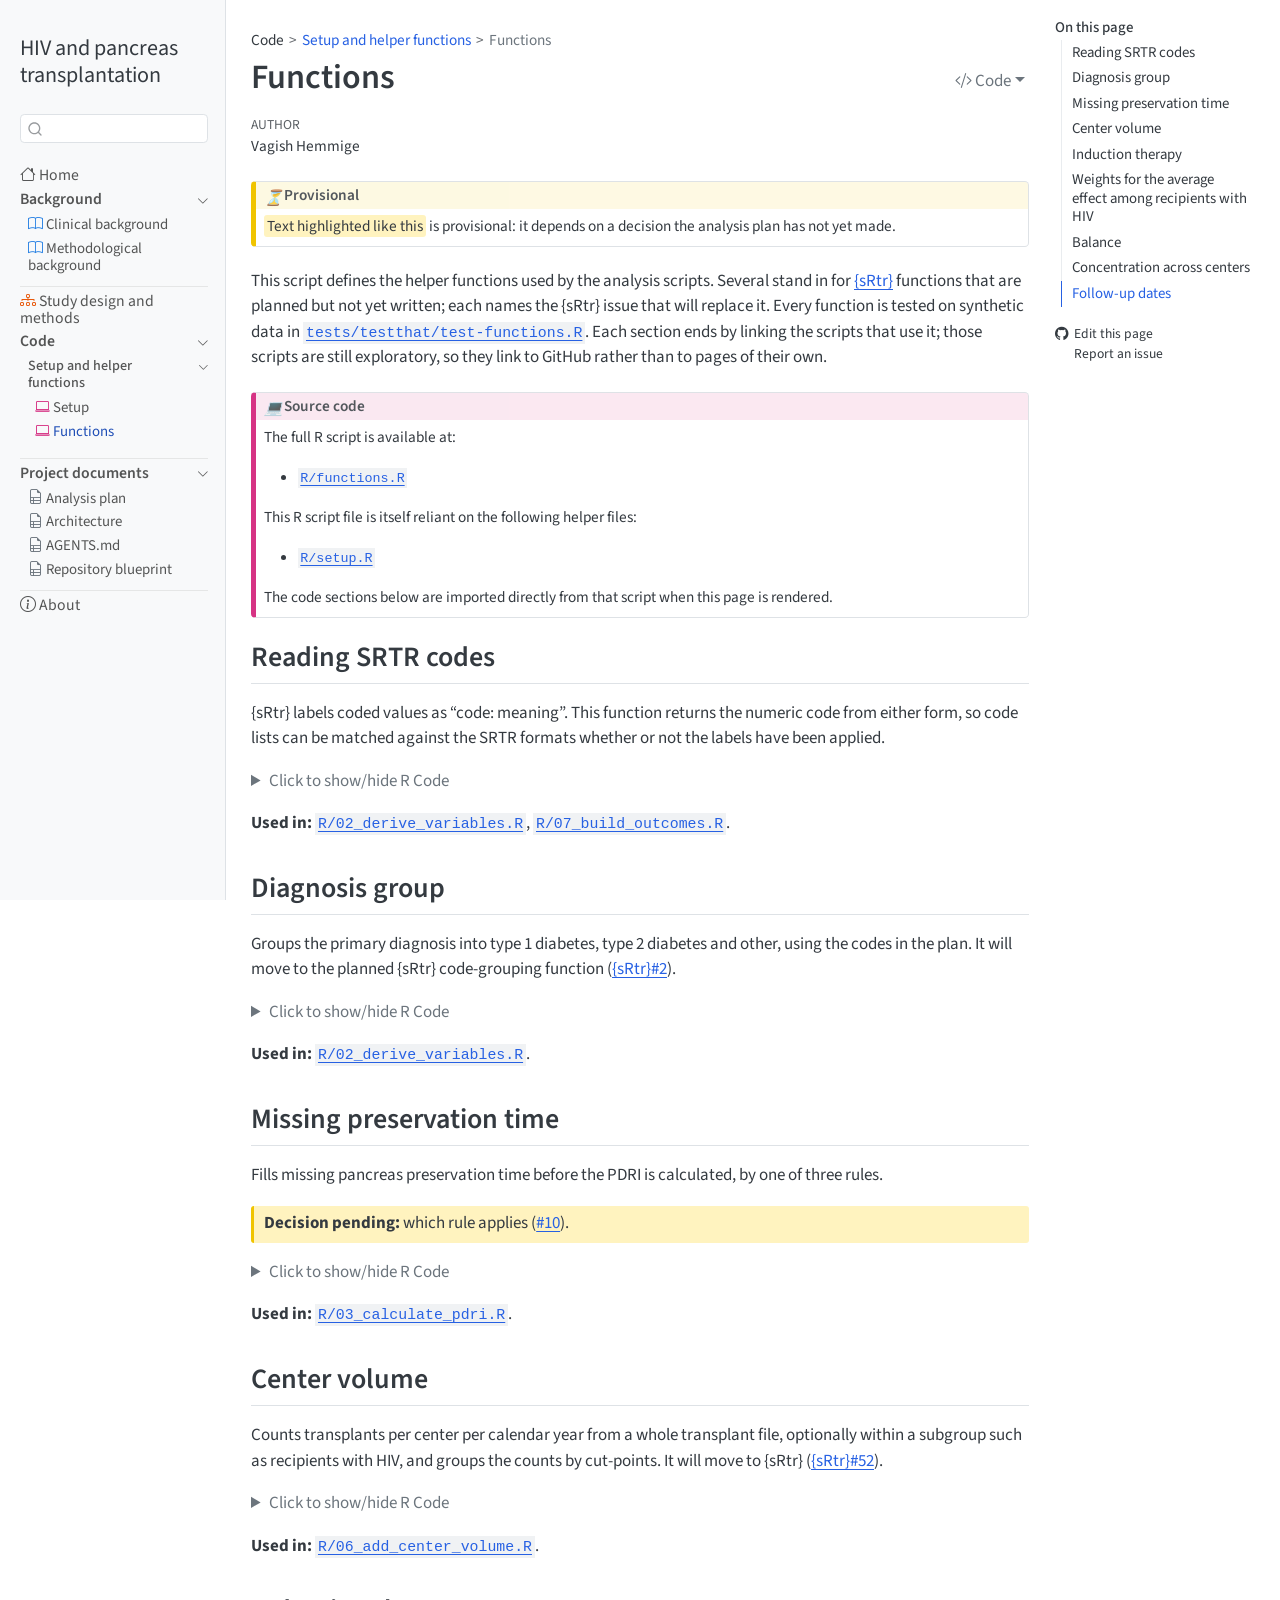
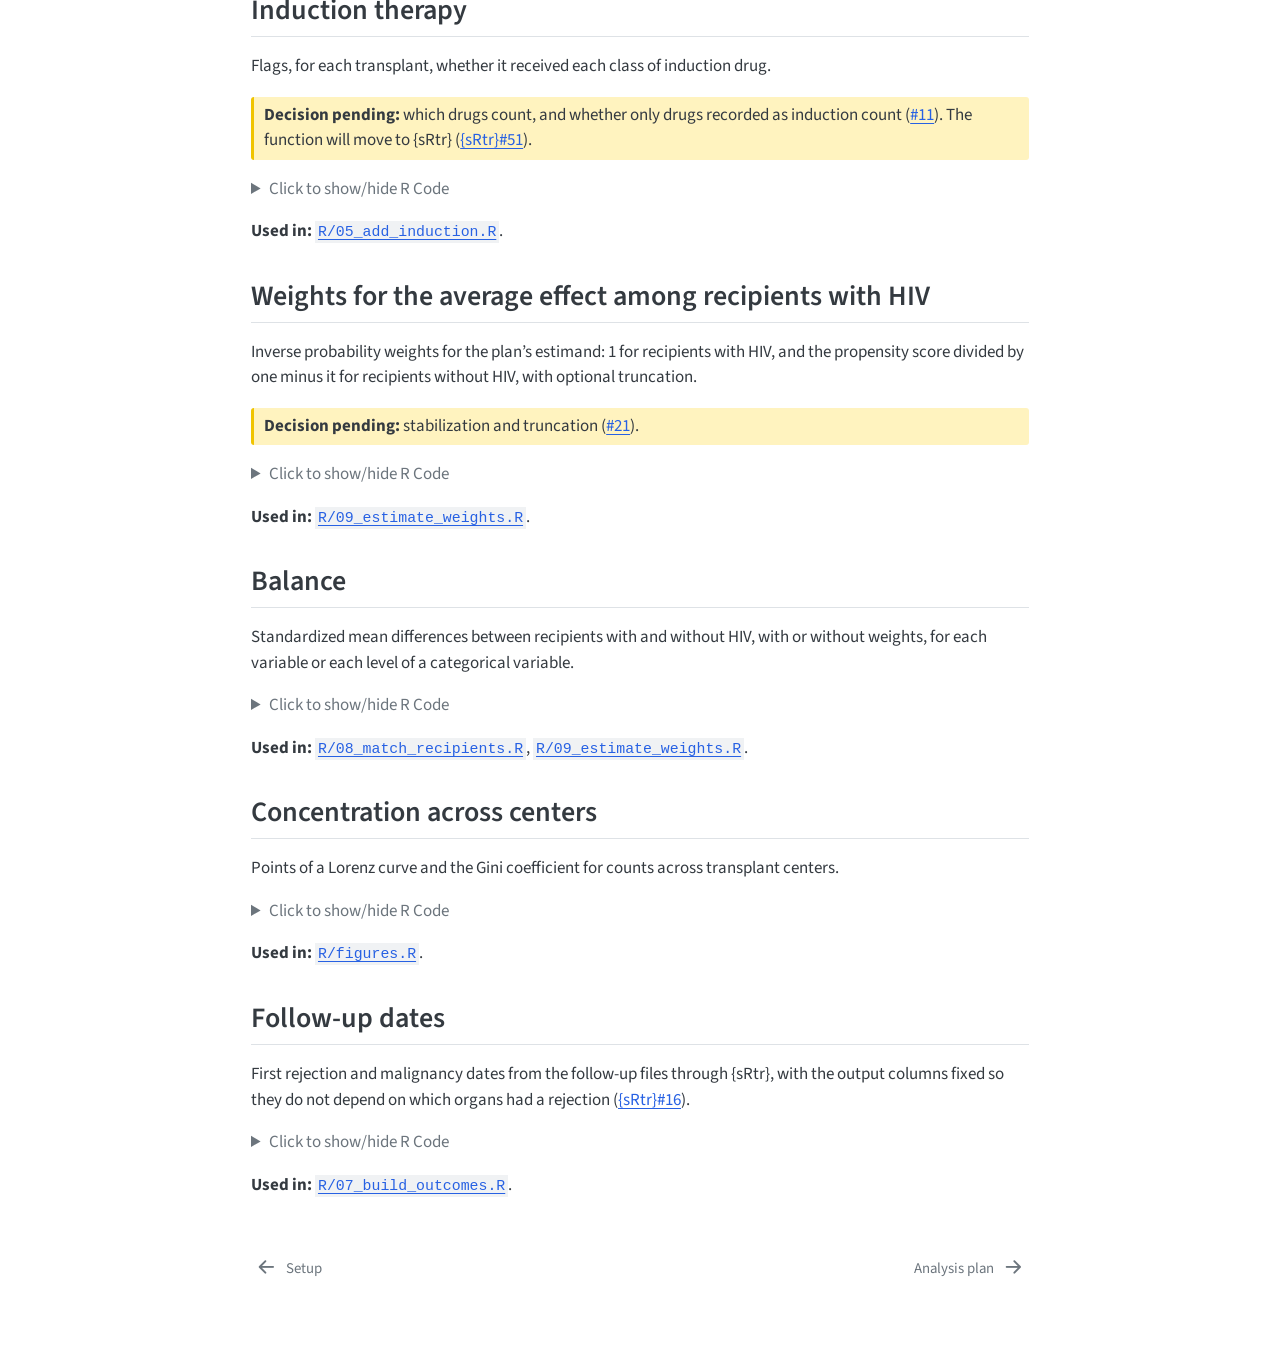
<file: quarto/functions.html>
<!DOCTYPE html>
<html xmlns="http://www.w3.org/1999/xhtml" lang="en" xml:lang="en"><head>

<meta charset="utf-8">
<meta name="generator" content="quarto-1.11.9">

<meta name="viewport" content="width=device-width, initial-scale=1.0, user-scalable=yes">

<meta name="author" content="Vagish Hemmige">

<title>Functions – HIV and pancreas transplantation</title>
<style>
/* Default styles provided by pandoc.
** See https://pandoc.org/MANUAL.html#variables-for-html for config info.
*/
span.smallcaps{font-variant: small-caps;}
div.columns{display: flex; gap: 1.5em;}
div.column{flex: auto;}
@media screen {
div.columns{gap: min(4vw, 1.5em);}
div.column{overflow-x: auto;}
}
div.hanging-indent{margin-left: 1.5em; text-indent: -1.5em;}
ul.task-list{list-style: none;}
ul.task-list li input[type="checkbox"] {
  width: 0.8em;
  margin: 0 0.8em 0.2em -1em; /* quarto-specific, see https://github.com/quarto-dev/quarto-cli/issues/4556 */ 
  vertical-align: middle;
}
/* CSS for syntax highlighting */
html { -webkit-text-size-adjust: 100%; }
pre > code.sourceCode { white-space: pre; position: relative; }
pre > code.sourceCode > span { display: inline-block; line-height: 1.25; }
pre > code.sourceCode > span:empty { height: 1.2em; }
.sourceCode { overflow: visible; }
code.sourceCode > span { color: inherit; text-decoration: inherit; }
div.sourceCode { margin: 1em 0; }
pre.sourceCode { margin: 0; }
@media screen {
div.sourceCode { overflow: auto; }
}
@media print {
pre > code.sourceCode { white-space: pre-wrap; }
pre > code.sourceCode > span { text-indent: -5em; padding-left: 5em; }
}
pre.numberSource code
  { counter-reset: source-line 0; }
pre.numberSource code > span
  { position: relative; left: -4em; counter-increment: source-line; }
pre.numberSource code > span > a:first-child::before
  { content: counter(source-line);
    position: relative; left: -1em; text-align: right; vertical-align: baseline;
    border: none; display: inline-block;
    -webkit-touch-callout: none; -webkit-user-select: none;
    -khtml-user-select: none; -moz-user-select: none;
    -ms-user-select: none; user-select: none;
    padding: 0 4px; width: 4em;
  }
pre.numberSource { margin-left: 3em;  padding-left: 4px; }
div.sourceCode
  {   }
@media screen {
pre > code.sourceCode > span > a:first-child::before { text-decoration: underline; }
}
</style>


<script src="../site_libs/quarto-nav/quarto-nav.js"></script>
<script src="../site_libs/quarto-nav/headroom.min.js"></script>
<script src="../site_libs/clipboard/clipboard.min.js"></script>
<script src="../site_libs/quarto-search/autocomplete.umd.js"></script>
<script src="../site_libs/quarto-search/fuse.min.js"></script>
<script src="../site_libs/quarto-search/quarto-search.js"></script>
<meta name="quarto:offset" content="../">
<link href="../quarto/analysis-plan.html" rel="next">
<link href="../quarto/setup.html" rel="prev">
<script src="../site_libs/quarto-html/quarto.js" type="module"></script>
<script src="../site_libs/quarto-html/tabsets/tabsets.js" type="module"></script>
<script src="../site_libs/quarto-html/scrollable-regions/scrollable-regions.js" type="module"></script>
<script src="../site_libs/quarto-html/popper.min.js"></script>
<script src="../site_libs/quarto-html/tippy.umd.min.js"></script>
<script src="../site_libs/quarto-html/anchor.min.js"></script>
<link href="../site_libs/quarto-html/tippy.css" rel="stylesheet">
<link href="../site_libs/quarto-html/quarto-syntax-highlighting-63b5708e65d6cd79cd7618c58d0c21e7.css" rel="stylesheet" id="quarto-text-highlighting-styles">
<script src="../site_libs/bootstrap/bootstrap.min.js"></script>
<link href="../site_libs/bootstrap/bootstrap-icons.css" rel="stylesheet">
<link href="../site_libs/bootstrap/bootstrap-7881209bc2a9289d3bb75d0acd3c394d.min.css" rel="stylesheet" append-hash="true" id="quarto-bootstrap" data-mode="light">
<script id="quarto-search-options" type="application/json">{
  "location": "sidebar",
  "copy-button": false,
  "collapse-after": 3,
  "panel-placement": "start",
  "type": "textbox",
  "limit": 50,
  "keyboard-shortcut": [
    "f",
    "/",
    "s"
  ],
  "show-item-context": false,
  "language": {
    "search-no-results-text": "No results",
    "search-matching-documents-text": "matching documents",
    "search-copy-link-title": "Copy link to search",
    "search-hide-matches-text": "Hide additional matches",
    "search-more-match-text": "more match in this document",
    "search-more-matches-text": "more matches in this document",
    "search-clear-button-title": "Clear",
    "search-text-placeholder": "",
    "search-detached-cancel-button-title": "Cancel",
    "search-submit-button-title": "Submit",
    "search-label": "Search"
  }
}</script>
<style>
div.callout-Rcode.callout {
  border-left-color: #d63384;
}
div.callout-Rcode.callout-style-default > .callout-header {
  background-color: rgba(214, 51, 132, 0.13);
}
div.callout-Rcode .callout-toggle::before {  background-image: url('data:image/svg+xml,<svg xmlns="http://www.w3.org/2000/svg" width="16" height="16" fill="rgb(33, 37, 41)" class="bi bi-chevron-down" viewBox="0 0 16 16"><path fill-rule="evenodd" d="M1.646 4.646a.5.5 0 0 1 .708 0L8 10.293l5.646-5.647a.5.5 0 0 1 .708.708l-6 6a.5.5 0 0 1-.708 0l-6-6a.5.5 0 0 1 0-.708z"/></svg>');}
div.callout-Rcode.callout-style-default .callout-icon::before, div.callout-Rcode.callout-titled .callout-icon::before {
  content: '💻';
  background-image: none;
}
div.callout-Results.callout {
  border-left-color: #198754;
}
div.callout-Results.callout-style-default > .callout-header {
  background-color: rgba(25, 135, 84, 0.13);
}
div.callout-Results .callout-toggle::before {  background-image: url('data:image/svg+xml,<svg xmlns="http://www.w3.org/2000/svg" width="16" height="16" fill="rgb(33, 37, 41)" class="bi bi-chevron-down" viewBox="0 0 16 16"><path fill-rule="evenodd" d="M1.646 4.646a.5.5 0 0 1 .708 0L8 10.293l5.646-5.647a.5.5 0 0 1 .708.708l-6 6a.5.5 0 0 1-.708 0l-6-6a.5.5 0 0 1 0-.708z"/></svg>');}
div.callout-Results.callout-style-default .callout-icon::before, div.callout-Results.callout-titled .callout-icon::before {
  content: '📊';
  background-image: none;
}
div.callout-Pending.callout {
  border-left-color: #f0c400;
}
div.callout-Pending.callout-style-default > .callout-header {
  background-color: rgba(240, 196, 0, 0.13);
}
div.callout-Pending .callout-toggle::before {  background-image: url('data:image/svg+xml,<svg xmlns="http://www.w3.org/2000/svg" width="16" height="16" fill="rgb(33, 37, 41)" class="bi bi-chevron-down" viewBox="0 0 16 16"><path fill-rule="evenodd" d="M1.646 4.646a.5.5 0 0 1 .708 0L8 10.293l5.646-5.647a.5.5 0 0 1 .708.708l-6 6a.5.5 0 0 1-.708 0l-6-6a.5.5 0 0 1 0-.708z"/></svg>');}
div.callout-Pending.callout-style-default .callout-icon::before, div.callout-Pending.callout-titled .callout-icon::before {
  content: '⏳';
  background-image: none;
}
</style>


<link rel="stylesheet" href="../styles.css">
</head>

<body class="nav-sidebar docked quarto-light"><a id="quarto-skip-link" class="visually-hidden-focusable" href="#quarto-document-content">Skip to main content</a>

<div id="quarto-search-results"></div>
  <header id="quarto-header" class="headroom fixed-top">
  <nav class="quarto-secondary-nav" aria-label="Toolbar">
    <div class="container-fluid d-flex">
      <button type="button" class="quarto-btn-toggle btn" data-bs-toggle="collapse" role="button" data-bs-target=".quarto-sidebar-collapse-item" aria-controls="quarto-sidebar" aria-expanded="false" aria-label="Toggle sidebar navigation" onclick="if (window.quartoToggleHeadroom) { window.quartoToggleHeadroom(); }">
        <i class="bi bi-layout-text-sidebar-reverse"></i>
      </button>
        <nav class="quarto-page-breadcrumbs" aria-label="Breadcrumbs"><ol class="breadcrumb"><li class="breadcrumb-item">Code</li><li class="breadcrumb-item"><a href="../quarto/setup.html">Setup and helper functions</a></li><li class="breadcrumb-item"><a href="../quarto/functions.html">Functions</a></li></ol></nav>
        <a class="flex-grow-1" data-bs-toggle="collapse" data-bs-target=".quarto-sidebar-collapse-item" onclick="if (window.quartoToggleHeadroom) { window.quartoToggleHeadroom(); }">      
        </a>
      <button type="button" class="btn quarto-search-button" aria-label="Search" onclick="window.quartoOpenSearch();">
        <i class="bi bi-search"></i>
      </button>
    </div>
  </nav>
</header>
<!-- content -->
<div id="quarto-content" class="quarto-container page-columns page-rows-contents page-layout-full">
<!-- sidebar -->
  <nav id="quarto-sidebar" class="sidebar collapse collapse-horizontal quarto-sidebar-collapse-item sidebar-navigation docked overflow-auto" aria-label="Site">
    <div class="pt-lg-2 mt-2 text-left sidebar-header">
    <div class="sidebar-title mb-0 py-0">
      <a href="../">HIV and pancreas transplantation</a> 
    </div>
      </div>
        <div class="mt-2 flex-shrink-0 align-items-center">
        <div class="sidebar-search">
        <div id="quarto-search" class="" title="Search"></div>
        </div>
        </div>
    <div class="sidebar-menu-container"> 
    <ul class="list-unstyled mt-1">
        <li class="sidebar-item">
  <div class="sidebar-item-container"> 
  <a href="../index.html" class="sidebar-item-text sidebar-link"><i class="bi bi-house" role="img">
</i> 
 <span class="menu-text">Home</span></a>
  </div>
</li>
        <li class="sidebar-item sidebar-item-section">
      <div class="sidebar-item-container"> 
            <button type="button" class="sidebar-item-text sidebar-item-toggle sidebar-link text-start" data-bs-toggle="collapse" data-bs-target="#quarto-sidebar-section-1" aria-controls="quarto-sidebar-section-1" aria-expanded="true">
 <span class="menu-text" id="quarto-sidebar-section-1-label">Background</span><i class="bi bi-chevron-right" aria-hidden="true"></i></button>
      </div>
      <ul id="quarto-sidebar-section-1" aria-labelledby="quarto-sidebar-section-1-label" class="collapse list-unstyled sidebar-section depth1 show">  
          <li class="sidebar-item">
  <div class="sidebar-item-container"> 
  <a href="../quarto/background.html" class="sidebar-item-text sidebar-link"><i class="bi bi-book" role="img">
</i> 
 <span class="menu-text">Clinical background</span></a>
  </div>
</li>
          <li class="sidebar-item">
  <div class="sidebar-item-container"> 
  <a href="../quarto/methodological_background.html" class="sidebar-item-text sidebar-link"><i class="bi bi-book" role="img">
</i> 
 <span class="menu-text">Methodological background</span></a>
  </div>
</li>
      </ul>
  </li>
        <li class="sidebar-item">
  <div class="sidebar-item-container"> 
  <a href="../quarto/study_methods.html" class="sidebar-item-text sidebar-link"><i class="bi bi-diagram-3" role="img">
</i> 
 <span class="menu-text">Study design and methods</span></a>
  </div>
</li>
        <li class="sidebar-item sidebar-item-section">
      <div class="sidebar-item-container"> 
            <button type="button" class="sidebar-item-text sidebar-item-toggle sidebar-link text-start" data-bs-toggle="collapse" data-bs-target="#quarto-sidebar-section-2" aria-controls="quarto-sidebar-section-2" aria-expanded="true">
 <span class="menu-text" id="quarto-sidebar-section-2-label">Code</span><i class="bi bi-chevron-right" aria-hidden="true"></i></button>
      </div>
      <ul id="quarto-sidebar-section-2" aria-labelledby="quarto-sidebar-section-2-label" class="collapse list-unstyled sidebar-section depth1 show">  
          <li class="sidebar-item sidebar-item-section">
      <div class="sidebar-item-container"> 
            <button type="button" class="sidebar-item-text sidebar-item-toggle sidebar-link text-start" data-bs-toggle="collapse" data-bs-target="#quarto-sidebar-section-3" aria-controls="quarto-sidebar-section-3" aria-expanded="true">
 <span class="menu-text" id="quarto-sidebar-section-3-label">Setup and helper functions</span><i class="bi bi-chevron-right" aria-hidden="true"></i></button>
      </div>
      <ul id="quarto-sidebar-section-3" aria-labelledby="quarto-sidebar-section-3-label" class="collapse list-unstyled sidebar-section depth2 show">  
          <li class="sidebar-item">
  <div class="sidebar-item-container"> 
  <a href="../quarto/setup.html" class="sidebar-item-text sidebar-link"><i class="bi bi-laptop" role="img">
</i> 
 <span class="menu-text">Setup</span></a>
  </div>
</li>
          <li class="sidebar-item">
  <div class="sidebar-item-container"> 
  <a href="../quarto/functions.html" class="sidebar-item-text sidebar-link active"><i class="bi bi-laptop" role="img">
</i> 
 <span class="menu-text">Functions</span></a>
  </div>
</li>
      </ul>
  </li>
      </ul>
  </li>
        <li class="sidebar-item sidebar-item-section">
      <div class="sidebar-item-container"> 
            <button type="button" class="sidebar-item-text sidebar-item-toggle sidebar-link text-start" data-bs-toggle="collapse" data-bs-target="#quarto-sidebar-section-4" aria-controls="quarto-sidebar-section-4" aria-expanded="true">
 <span class="menu-text" id="quarto-sidebar-section-4-label">Project documents</span><i class="bi bi-chevron-right" aria-hidden="true"></i></button>
      </div>
      <ul id="quarto-sidebar-section-4" aria-labelledby="quarto-sidebar-section-4-label" class="collapse list-unstyled sidebar-section depth1 show">  
          <li class="sidebar-item">
  <div class="sidebar-item-container"> 
  <a href="../quarto/analysis-plan.html" class="sidebar-item-text sidebar-link"><i class="bi bi-file-earmark-ruled" role="img">
</i> 
 <span class="menu-text">Analysis plan</span></a>
  </div>
</li>
          <li class="sidebar-item">
  <div class="sidebar-item-container"> 
  <a href="../quarto/architecture.html" class="sidebar-item-text sidebar-link"><i class="bi bi-file-earmark-ruled" role="img">
</i> 
 <span class="menu-text">Architecture</span></a>
  </div>
</li>
          <li class="sidebar-item">
  <div class="sidebar-item-container"> 
  <a href="../quarto/agents.html" class="sidebar-item-text sidebar-link"><i class="bi bi-file-earmark-ruled" role="img">
</i> 
 <span class="menu-text">AGENTS.md</span></a>
  </div>
</li>
          <li class="sidebar-item">
  <div class="sidebar-item-container"> 
  <a href="../quarto/repository-blueprint.html" class="sidebar-item-text sidebar-link"><i class="bi bi-file-earmark-ruled" role="img">
</i> 
 <span class="menu-text">Repository blueprint</span></a>
  </div>
</li>
      </ul>
  </li>
        <li class="sidebar-item">
  <div class="sidebar-item-container"> 
  <a href="../quarto/about.html" class="sidebar-item-text sidebar-link"><i class="bi bi-info-circle" role="img">
</i> 
 <span class="menu-text">About</span></a>
  </div>
</li>
    </ul>
    </div>
</nav>
<div id="quarto-sidebar-glass" class="quarto-sidebar-collapse-item" data-bs-toggle="collapse" data-bs-target=".quarto-sidebar-collapse-item"></div>
<!-- margin-sidebar -->
    <div id="quarto-margin-sidebar" class="sidebar margin-sidebar">
        <nav id="TOC" role="doc-toc" aria-labelledby="toc-title" class="toc-active">
    <h2 id="toc-title">On this page</h2>
   
  <ul>
  <li><a href="#reading-srtr-codes" id="toc-reading-srtr-codes" class="nav-link active" data-scroll-target="#reading-srtr-codes">Reading SRTR codes</a></li>
  <li><a href="#diagnosis-group" id="toc-diagnosis-group" class="nav-link" data-scroll-target="#diagnosis-group">Diagnosis group</a></li>
  <li><a href="#missing-preservation-time" id="toc-missing-preservation-time" class="nav-link" data-scroll-target="#missing-preservation-time">Missing preservation time</a></li>
  <li><a href="#center-volume" id="toc-center-volume" class="nav-link" data-scroll-target="#center-volume">Center volume</a></li>
  <li><a href="#induction-therapy" id="toc-induction-therapy" class="nav-link" data-scroll-target="#induction-therapy">Induction therapy</a></li>
  <li><a href="#weights-for-the-average-effect-among-recipients-with-hiv" id="toc-weights-for-the-average-effect-among-recipients-with-hiv" class="nav-link" data-scroll-target="#weights-for-the-average-effect-among-recipients-with-hiv">Weights for the average effect among recipients with HIV</a></li>
  <li><a href="#balance" id="toc-balance" class="nav-link" data-scroll-target="#balance">Balance</a></li>
  <li><a href="#concentration-across-centers" id="toc-concentration-across-centers" class="nav-link" data-scroll-target="#concentration-across-centers">Concentration across centers</a></li>
  <li><a href="#follow-up-dates" id="toc-follow-up-dates" class="nav-link" data-scroll-target="#follow-up-dates">Follow-up dates</a></li>
  </ul>
<div class="toc-actions"><ul><li><a href="https://github.com/VagishHemmige/HIV-pancreas-2024-srtr/edit/main/quarto/functions.qmd" class="toc-action"><i class="bi bi-github"></i>Edit this page</a></li><li><a href="https://github.com/VagishHemmige/HIV-pancreas-2024-srtr/issues/new" class="toc-action"><i class="bi empty"></i>Report an issue</a></li></ul></div></nav>
    </div>
<!-- main -->
<main class="content column-body" id="quarto-document-content" tabindex="-1">

<header id="title-block-header" class="quarto-title-block default"><nav class="quarto-page-breadcrumbs quarto-title-breadcrumbs d-none d-lg-block" aria-label="Breadcrumbs"><ol class="breadcrumb"><li class="breadcrumb-item">Code</li><li class="breadcrumb-item"><a href="../quarto/setup.html">Setup and helper functions</a></li><li class="breadcrumb-item"><a href="../quarto/functions.html">Functions</a></li></ol></nav>
<div class="quarto-title">
<div class="quarto-title-block"><div><h1 class="title">Functions</h1><button type="button" class="btn code-tools-button dropdown-toggle" id="quarto-code-tools-menu" data-bs-toggle="dropdown" aria-expanded="false"><i class="bi"></i> Code</button><ul class="dropdown-menu dropdown-menu-end" aria-labelelledby="quarto-code-tools-menu"><li><a id="quarto-show-all-code" class="dropdown-item" href="javascript:void(0)" role="button">Show All Code</a></li><li><a id="quarto-hide-all-code" class="dropdown-item" href="javascript:void(0)" role="button">Hide All Code</a></li><li><hr class="dropdown-divider"></li><li><a id="quarto-view-source" class="dropdown-item" href="javascript:void(0)" role="button">View Source</a></li></ul></div></div>
</div>



<div class="quarto-title-meta column-body">

    <div>
    <div class="quarto-title-meta-heading">Author</div>
    <div class="quarto-title-meta-contents">
             <p>Vagish Hemmige </p>
          </div>
  </div>
    
  
    
  </div>
  


</header>


<div class="callout callout-style-default callout-Pending callout-titled">
<div class="callout-header d-flex align-content-center">
<div class="callout-icon-container">
<i class="callout-icon"></i>
</div>
<div class="callout-title-container flex-fill">
<span class="screen-reader-only">Pending</span>Provisional
</div>
</div>
<div class="callout-body-container callout-body">
<p><span class="pending">Text highlighted like this</span> is provisional: it depends on a decision the analysis plan has not yet made.</p>
</div>
</div>
<p>This script defines the helper functions used by the analysis scripts. Several stand in for <a href="https://vagishhemmige.github.io/sRtr/">{sRtr}</a> functions that are planned but not yet written; each names the {sRtr} issue that will replace it. Every function is tested on synthetic data in <a href="https://github.com/VagishHemmige/HIV-pancreas-2024-srtr/blob/main/tests/testthat/test-functions.R"><code>tests/testthat/test-functions.R</code></a>. Each section ends by linking the scripts that use it; those scripts are still exploratory, so they link to GitHub rather than to pages of their own.</p>
<div class="callout callout-style-default callout-Rcode callout-titled">
<div class="callout-header d-flex align-content-center">
<div class="callout-icon-container">
<i class="callout-icon"></i>
</div>
<div class="callout-title-container flex-fill">
<span class="screen-reader-only">Rcode</span>Source code
</div>
</div>
<div class="callout-body-container callout-body">
<p>The full R script is available at:</p>
<ul>
<li><a href="https://github.com/VagishHemmige/HIV-pancreas-2024-srtr/blob/main/R/functions.R"><code>R/functions.R</code></a></li>
</ul>
<p>This R script file is itself reliant on the following helper files:</p>
<ul>
<li><a href="https://github.com/VagishHemmige/HIV-pancreas-2024-srtr/blob/main/R/setup.R"><code>R/setup.R</code></a></li>
</ul>
<p>The code sections below are imported directly from that script when this page is rendered.</p>
</div>
</div>
<section id="reading-srtr-codes" class="level2">
<h2 class="anchored" data-anchor-id="reading-srtr-codes">Reading SRTR codes</h2>
<p>{sRtr} labels coded values as “code: meaning”. This function returns the numeric code from either form, so code lists can be matched against the SRTR formats whether or not the labels have been applied.</p>
<div class="cell">
<details class="code-fold">
<summary>Click to show/hide R Code</summary>
<div class="code-copy-outer-scaffold"><div class="sourceCode cell-code" id="cb1"><pre class="sourceCode r code-with-copy"><code class="sourceCode r"><span id="cb1-1"><a href="#cb1-1" aria-hidden="true" tabindex="-1"></a><span class="co"># The numeric code of an SRTR value. sRtr::load_srtr_file() labels coded</span></span>
<span id="cb1-2"><a href="#cb1-2" aria-hidden="true" tabindex="-1"></a><span class="co"># values as "&lt;code&gt;: &lt;meaning&gt;" (for example "3011: KI:DIABETES ..."); this</span></span>
<span id="cb1-3"><a href="#cb1-3" aria-hidden="true" tabindex="-1"></a><span class="co"># returns 3011 whether the value is labelled or still a number.</span></span>
<span id="cb1-4"><a href="#cb1-4" aria-hidden="true" tabindex="-1"></a>srtr_code <span class="ot">&lt;-</span> <span class="cf">function</span>(x) {</span>
<span id="cb1-5"><a href="#cb1-5" aria-hidden="true" tabindex="-1"></a>  <span class="cf">if</span> (<span class="fu">is.numeric</span>(x)) {</span>
<span id="cb1-6"><a href="#cb1-6" aria-hidden="true" tabindex="-1"></a>    <span class="fu">return</span>(<span class="fu">as.numeric</span>(x))</span>
<span id="cb1-7"><a href="#cb1-7" aria-hidden="true" tabindex="-1"></a>  }</span>
<span id="cb1-8"><a href="#cb1-8" aria-hidden="true" tabindex="-1"></a>  x <span class="sc">|&gt;</span></span>
<span id="cb1-9"><a href="#cb1-9" aria-hidden="true" tabindex="-1"></a>    <span class="fu">as.character</span>() <span class="sc">|&gt;</span></span>
<span id="cb1-10"><a href="#cb1-10" aria-hidden="true" tabindex="-1"></a>    stringr<span class="sc">::</span><span class="fu">str_extract</span>(<span class="st">"^-?[0-9]+"</span>) <span class="sc">|&gt;</span></span>
<span id="cb1-11"><a href="#cb1-11" aria-hidden="true" tabindex="-1"></a>    <span class="fu">as.numeric</span>()</span>
<span id="cb1-12"><a href="#cb1-12" aria-hidden="true" tabindex="-1"></a>}</span></code></pre></div><button title="Copy to Clipboard" class="code-copy-button"><i class="bi"></i></button></div>
</details>
</div>
<p><strong>Used in:</strong> <a href="https://github.com/VagishHemmige/HIV-pancreas-2024-srtr/blob/main/R/02_derive_variables.R"><code>R/02_derive_variables.R</code></a>, <a href="https://github.com/VagishHemmige/HIV-pancreas-2024-srtr/blob/main/R/07_build_outcomes.R"><code>R/07_build_outcomes.R</code></a>.</p>
</section>
<section id="diagnosis-group" class="level2">
<h2 class="anchored" data-anchor-id="diagnosis-group">Diagnosis group</h2>
<p>Groups the primary diagnosis into type 1 diabetes, type 2 diabetes and other, using the codes in the plan. It will move to the planned {sRtr} code-grouping function (<a href="https://github.com/VagishHemmige/sRtr/issues/2">{sRtr}#2</a>).</p>
<div class="cell">
<details class="code-fold">
<summary>Click to show/hide R Code</summary>
<div class="code-copy-outer-scaffold"><div class="sourceCode cell-code" id="cb2"><pre class="sourceCode r code-with-copy"><code class="sourceCode r"><span id="cb2-1"><a href="#cb2-1" aria-hidden="true" tabindex="-1"></a><span class="co"># Diagnosis group from REC_DGN. To move to sRtr::srtr_collapse_codes()</span></span>
<span id="cb2-2"><a href="#cb2-2" aria-hidden="true" tabindex="-1"></a><span class="co"># (VagishHemmige/sRtr#2) once it exists.</span></span>
<span id="cb2-3"><a href="#cb2-3" aria-hidden="true" tabindex="-1"></a>diagnosis_group <span class="ot">&lt;-</span> <span class="cf">function</span>(dgn, codes, other_label) {</span>
<span id="cb2-4"><a href="#cb2-4" aria-hidden="true" tabindex="-1"></a>  dgn_code <span class="ot">&lt;-</span> <span class="fu">srtr_code</span>(dgn)</span>
<span id="cb2-5"><a href="#cb2-5" aria-hidden="true" tabindex="-1"></a>  group <span class="ot">&lt;-</span> <span class="fu">rep</span>(other_label, <span class="fu">length</span>(dgn_code))</span>
<span id="cb2-6"><a href="#cb2-6" aria-hidden="true" tabindex="-1"></a>  <span class="cf">for</span> (group_name <span class="cf">in</span> <span class="fu">names</span>(codes)) {</span>
<span id="cb2-7"><a href="#cb2-7" aria-hidden="true" tabindex="-1"></a>    group[dgn_code <span class="sc">%in%</span> codes[[group_name]]] <span class="ot">&lt;-</span> group_name</span>
<span id="cb2-8"><a href="#cb2-8" aria-hidden="true" tabindex="-1"></a>  }</span>
<span id="cb2-9"><a href="#cb2-9" aria-hidden="true" tabindex="-1"></a>  <span class="fu">factor</span>(group, <span class="at">levels =</span> <span class="fu">c</span>(<span class="fu">names</span>(codes), other_label))</span>
<span id="cb2-10"><a href="#cb2-10" aria-hidden="true" tabindex="-1"></a>}</span></code></pre></div><button title="Copy to Clipboard" class="code-copy-button"><i class="bi"></i></button></div>
</details>
</div>
<p><strong>Used in:</strong> <a href="https://github.com/VagishHemmige/HIV-pancreas-2024-srtr/blob/main/R/02_derive_variables.R"><code>R/02_derive_variables.R</code></a>.</p>
</section>
<section id="missing-preservation-time" class="level2">
<h2 class="anchored" data-anchor-id="missing-preservation-time">Missing preservation time</h2>
<p>Fills missing pancreas preservation time before the PDRI is calculated, by one of three rules.</p>
<div class="pending-note">
<p><strong>Decision pending:</strong> which rule applies (<a href="https://github.com/VagishHemmige/HIV-pancreas-2024-srtr/issues/10">#10</a>).</p>
</div>
<div class="cell">
<details class="code-fold">
<summary>Click to show/hide R Code</summary>
<div class="code-copy-outer-scaffold"><div class="sourceCode cell-code" id="cb3"><pre class="sourceCode r code-with-copy"><code class="sourceCode r"><span id="cb3-1"><a href="#cb3-1" aria-hidden="true" tabindex="-1"></a><span class="co"># Missing preservation time for the PDRI (decision pending: #10). `rule` is</span></span>
<span id="cb3-2"><a href="#cb3-2" aria-hidden="true" tabindex="-1"></a><span class="co"># "hiv_only", "everyone" or "none"; the mean is taken over `eligible` rows.</span></span>
<span id="cb3-3"><a href="#cb3-3" aria-hidden="true" tabindex="-1"></a>impute_preservation_time <span class="ot">&lt;-</span> <span class="cf">function</span>(preserv_tm, hiv_positive, eligible, rule) {</span>
<span id="cb3-4"><a href="#cb3-4" aria-hidden="true" tabindex="-1"></a>  <span class="cf">if</span> (rule <span class="sc">==</span> <span class="st">"none"</span>) {</span>
<span id="cb3-5"><a href="#cb3-5" aria-hidden="true" tabindex="-1"></a>    <span class="fu">return</span>(preserv_tm)</span>
<span id="cb3-6"><a href="#cb3-6" aria-hidden="true" tabindex="-1"></a>  }</span>
<span id="cb3-7"><a href="#cb3-7" aria-hidden="true" tabindex="-1"></a>  fill_value <span class="ot">&lt;-</span> <span class="fu">mean</span>(preserv_tm[eligible], <span class="at">na.rm =</span> <span class="cn">TRUE</span>)</span>
<span id="cb3-8"><a href="#cb3-8" aria-hidden="true" tabindex="-1"></a>  to_fill <span class="ot">&lt;-</span> <span class="fu">is.na</span>(preserv_tm)</span>
<span id="cb3-9"><a href="#cb3-9" aria-hidden="true" tabindex="-1"></a>  <span class="cf">if</span> (rule <span class="sc">==</span> <span class="st">"hiv_only"</span>) {</span>
<span id="cb3-10"><a href="#cb3-10" aria-hidden="true" tabindex="-1"></a>    to_fill <span class="ot">&lt;-</span> to_fill <span class="sc">&amp;</span> hiv_positive <span class="sc">==</span> <span class="dv">1</span></span>
<span id="cb3-11"><a href="#cb3-11" aria-hidden="true" tabindex="-1"></a>  }</span>
<span id="cb3-12"><a href="#cb3-12" aria-hidden="true" tabindex="-1"></a>  dplyr<span class="sc">::</span><span class="fu">if_else</span>(to_fill, fill_value, preserv_tm)</span>
<span id="cb3-13"><a href="#cb3-13" aria-hidden="true" tabindex="-1"></a>}</span></code></pre></div><button title="Copy to Clipboard" class="code-copy-button"><i class="bi"></i></button></div>
</details>
</div>
<p><strong>Used in:</strong> <a href="https://github.com/VagishHemmige/HIV-pancreas-2024-srtr/blob/main/R/03_calculate_pdri.R"><code>R/03_calculate_pdri.R</code></a>.</p>
</section>
<section id="center-volume" class="level2">
<h2 class="anchored" data-anchor-id="center-volume">Center volume</h2>
<p>Counts transplants per center per calendar year from a whole transplant file, optionally within a subgroup such as recipients with HIV, and groups the counts by cut-points. It will move to {sRtr} (<a href="https://github.com/VagishHemmige/sRtr/issues/52">{sRtr}#52</a>).</p>
<div class="cell">
<details class="code-fold">
<summary>Click to show/hide R Code</summary>
<div class="code-copy-outer-scaffold"><div class="sourceCode cell-code" id="cb4"><pre class="sourceCode r code-with-copy"><code class="sourceCode r"><span id="cb4-1"><a href="#cb4-1" aria-hidden="true" tabindex="-1"></a><span class="co"># Transplants per center per calendar year, from a whole transplant file.</span></span>
<span id="cb4-2"><a href="#cb4-2" aria-hidden="true" tabindex="-1"></a><span class="co"># To move to sRtr::srtr_center_volume() (VagishHemmige/sRtr#52).</span></span>
<span id="cb4-3"><a href="#cb4-3" aria-hidden="true" tabindex="-1"></a>center_volume <span class="ot">&lt;-</span> <span class="cf">function</span>(tx, prefix, <span class="at">subset =</span> <span class="cn">NULL</span>) {</span>
<span id="cb4-4"><a href="#cb4-4" aria-hidden="true" tabindex="-1"></a>  subset <span class="ot">&lt;-</span> rlang<span class="sc">::</span><span class="fu">enquo</span>(subset)</span>
<span id="cb4-5"><a href="#cb4-5" aria-hidden="true" tabindex="-1"></a>  <span class="cf">if</span> (<span class="sc">!</span>rlang<span class="sc">::</span><span class="fu">quo_is_null</span>(subset)) {</span>
<span id="cb4-6"><a href="#cb4-6" aria-hidden="true" tabindex="-1"></a>    tx <span class="ot">&lt;-</span> dplyr<span class="sc">::</span><span class="fu">filter</span>(tx, <span class="sc">!!</span>subset)</span>
<span id="cb4-7"><a href="#cb4-7" aria-hidden="true" tabindex="-1"></a>  }</span>
<span id="cb4-8"><a href="#cb4-8" aria-hidden="true" tabindex="-1"></a>  tx <span class="sc">|&gt;</span></span>
<span id="cb4-9"><a href="#cb4-9" aria-hidden="true" tabindex="-1"></a>    dplyr<span class="sc">::</span><span class="fu">filter</span>(<span class="sc">!</span><span class="fu">is.na</span>(.data<span class="sc">$</span>REC_TX_DT)) <span class="sc">|&gt;</span></span>
<span id="cb4-10"><a href="#cb4-10" aria-hidden="true" tabindex="-1"></a>    dplyr<span class="sc">::</span><span class="fu">mutate</span>(<span class="at">YEAR_TRANSPLANT =</span> <span class="fu">as.integer</span>(<span class="fu">format</span>(.data<span class="sc">$</span>REC_TX_DT, <span class="st">"%Y"</span>))) <span class="sc">|&gt;</span></span>
<span id="cb4-11"><a href="#cb4-11" aria-hidden="true" tabindex="-1"></a>    dplyr<span class="sc">::</span><span class="fu">count</span>(.data<span class="sc">$</span>REC_CTR_CD, .data<span class="sc">$</span>YEAR_TRANSPLANT,</span>
<span id="cb4-12"><a href="#cb4-12" aria-hidden="true" tabindex="-1"></a>                 <span class="at">name =</span> <span class="fu">paste0</span>(prefix, <span class="st">"_VOLUME"</span>))</span>
<span id="cb4-13"><a href="#cb4-13" aria-hidden="true" tabindex="-1"></a>}</span>
<span id="cb4-14"><a href="#cb4-14" aria-hidden="true" tabindex="-1"></a></span>
<span id="cb4-15"><a href="#cb4-15" aria-hidden="true" tabindex="-1"></a><span class="co"># Group volumes by upper cut-points: `breaks` is a named vector of the upper</span></span>
<span id="cb4-16"><a href="#cb4-16" aria-hidden="true" tabindex="-1"></a><span class="co"># bound of each group but the last (for example c(Low = 6, Medium = 13)).</span></span>
<span id="cb4-17"><a href="#cb4-17" aria-hidden="true" tabindex="-1"></a>center_volume_group <span class="ot">&lt;-</span> <span class="cf">function</span>(volume, breaks, <span class="at">top_label =</span> <span class="st">"High"</span>) {</span>
<span id="cb4-18"><a href="#cb4-18" aria-hidden="true" tabindex="-1"></a>  labels <span class="ot">&lt;-</span> <span class="fu">c</span>(<span class="fu">names</span>(breaks), top_label)</span>
<span id="cb4-19"><a href="#cb4-19" aria-hidden="true" tabindex="-1"></a>  <span class="fu">cut</span>(volume, <span class="at">breaks =</span> <span class="fu">c</span>(<span class="sc">-</span><span class="cn">Inf</span>, breaks, <span class="cn">Inf</span>), <span class="at">labels =</span> labels, <span class="at">right =</span> <span class="cn">TRUE</span>)</span>
<span id="cb4-20"><a href="#cb4-20" aria-hidden="true" tabindex="-1"></a>}</span></code></pre></div><button title="Copy to Clipboard" class="code-copy-button"><i class="bi"></i></button></div>
</details>
</div>
<p><strong>Used in:</strong> <a href="https://github.com/VagishHemmige/HIV-pancreas-2024-srtr/blob/main/R/06_add_center_volume.R"><code>R/06_add_center_volume.R</code></a>.</p>
</section>
<section id="induction-therapy" class="level2">
<h2 class="anchored" data-anchor-id="induction-therapy">Induction therapy</h2>
<p>Flags, for each transplant, whether it received each class of induction drug.</p>
<div class="pending-note">
<p><strong>Decision pending:</strong> which drugs count, and whether only drugs recorded as induction count (<a href="https://github.com/VagishHemmige/HIV-pancreas-2024-srtr/issues/11">#11</a>). The function will move to {sRtr} (<a href="https://github.com/VagishHemmige/sRtr/issues/51">{sRtr}#51</a>).</p>
</div>
<div class="cell">
<details class="code-fold">
<summary>Click to show/hide R Code</summary>
<div class="code-copy-outer-scaffold"><div class="sourceCode cell-code" id="cb5"><pre class="sourceCode r code-with-copy"><code class="sourceCode r"><span id="cb5-1"><a href="#cb5-1" aria-hidden="true" tabindex="-1"></a><span class="co"># Induction classes per transplant from IMMUNO rows (decision pending: #11).</span></span>
<span id="cb5-2"><a href="#cb5-2" aria-hidden="true" tabindex="-1"></a><span class="co"># Returns one row per TRR_ID in `immuno`. To move to sRtr::srtr_induction()</span></span>
<span id="cb5-3"><a href="#cb5-3" aria-hidden="true" tabindex="-1"></a><span class="co"># (VagishHemmige/sRtr#51).</span></span>
<span id="cb5-4"><a href="#cb5-4" aria-hidden="true" tabindex="-1"></a>induction_flags <span class="ot">&lt;-</span> <span class="cf">function</span>(immuno, drug_codes, use_induction_flag) {</span>
<span id="cb5-5"><a href="#cb5-5" aria-hidden="true" tabindex="-1"></a>  <span class="cf">if</span> (use_induction_flag) {</span>
<span id="cb5-6"><a href="#cb5-6" aria-hidden="true" tabindex="-1"></a>    immuno <span class="ot">&lt;-</span> dplyr<span class="sc">::</span><span class="fu">filter</span>(immuno, <span class="fu">srtr_code</span>(.data<span class="sc">$</span>REC_DRUG_INDUCTION) <span class="sc">==</span> <span class="dv">1</span>)</span>
<span id="cb5-7"><a href="#cb5-7" aria-hidden="true" tabindex="-1"></a>  }</span>
<span id="cb5-8"><a href="#cb5-8" aria-hidden="true" tabindex="-1"></a>  immuno <span class="ot">&lt;-</span> dplyr<span class="sc">::</span><span class="fu">mutate</span>(immuno, <span class="at">DRUG_CODE =</span> <span class="fu">srtr_code</span>(.data<span class="sc">$</span>REC_DRUG_CD))</span>
<span id="cb5-9"><a href="#cb5-9" aria-hidden="true" tabindex="-1"></a>  flags <span class="ot">&lt;-</span> dplyr<span class="sc">::</span><span class="fu">distinct</span>(immuno, .data<span class="sc">$</span>TRR_ID)</span>
<span id="cb5-10"><a href="#cb5-10" aria-hidden="true" tabindex="-1"></a>  <span class="cf">for</span> (class_name <span class="cf">in</span> <span class="fu">names</span>(drug_codes)) {</span>
<span id="cb5-11"><a href="#cb5-11" aria-hidden="true" tabindex="-1"></a>    class_flags <span class="ot">&lt;-</span> immuno <span class="sc">|&gt;</span></span>
<span id="cb5-12"><a href="#cb5-12" aria-hidden="true" tabindex="-1"></a>      dplyr<span class="sc">::</span><span class="fu">group_by</span>(.data<span class="sc">$</span>TRR_ID) <span class="sc">|&gt;</span></span>
<span id="cb5-13"><a href="#cb5-13" aria-hidden="true" tabindex="-1"></a>      dplyr<span class="sc">::</span><span class="fu">summarise</span>(</span>
<span id="cb5-14"><a href="#cb5-14" aria-hidden="true" tabindex="-1"></a>        <span class="sc">!!</span><span class="fu">paste0</span>(<span class="st">"INDUCTION_"</span>, <span class="fu">toupper</span>(class_name)) <span class="sc">:</span><span class="er">=</span></span>
<span id="cb5-15"><a href="#cb5-15" aria-hidden="true" tabindex="-1"></a>          <span class="fu">as.integer</span>(<span class="fu">any</span>(.data<span class="sc">$</span>DRUG_CODE <span class="sc">%in%</span> drug_codes[[class_name]])),</span>
<span id="cb5-16"><a href="#cb5-16" aria-hidden="true" tabindex="-1"></a>        <span class="at">.groups =</span> <span class="st">"drop"</span></span>
<span id="cb5-17"><a href="#cb5-17" aria-hidden="true" tabindex="-1"></a>      )</span>
<span id="cb5-18"><a href="#cb5-18" aria-hidden="true" tabindex="-1"></a>    flags <span class="ot">&lt;-</span> dplyr<span class="sc">::</span><span class="fu">left_join</span>(flags, class_flags,</span>
<span id="cb5-19"><a href="#cb5-19" aria-hidden="true" tabindex="-1"></a>                              <span class="at">by =</span> dplyr<span class="sc">::</span><span class="fu">join_by</span>(<span class="st">"TRR_ID"</span>),</span>
<span id="cb5-20"><a href="#cb5-20" aria-hidden="true" tabindex="-1"></a>                              <span class="at">relationship =</span> <span class="st">"one-to-one"</span>)</span>
<span id="cb5-21"><a href="#cb5-21" aria-hidden="true" tabindex="-1"></a>  }</span>
<span id="cb5-22"><a href="#cb5-22" aria-hidden="true" tabindex="-1"></a>  flags</span>
<span id="cb5-23"><a href="#cb5-23" aria-hidden="true" tabindex="-1"></a>}</span></code></pre></div><button title="Copy to Clipboard" class="code-copy-button"><i class="bi"></i></button></div>
</details>
</div>
<p><strong>Used in:</strong> <a href="https://github.com/VagishHemmige/HIV-pancreas-2024-srtr/blob/main/R/05_add_induction.R"><code>R/05_add_induction.R</code></a>.</p>
</section>
<section id="weights-for-the-average-effect-among-recipients-with-hiv" class="level2">
<h2 class="anchored" data-anchor-id="weights-for-the-average-effect-among-recipients-with-hiv">Weights for the average effect among recipients with HIV</h2>
<p>Inverse probability weights for the plan’s estimand: 1 for recipients with HIV, and the propensity score divided by one minus it for recipients without HIV, with optional truncation.</p>
<div class="pending-note">
<p><strong>Decision pending:</strong> stabilization and truncation (<a href="https://github.com/VagishHemmige/HIV-pancreas-2024-srtr/issues/21">#21</a>).</p>
</div>
<div class="cell">
<details class="code-fold">
<summary>Click to show/hide R Code</summary>
<div class="code-copy-outer-scaffold"><div class="sourceCode cell-code" id="cb6"><pre class="sourceCode r code-with-copy"><code class="sourceCode r"><span id="cb6-1"><a href="#cb6-1" aria-hidden="true" tabindex="-1"></a><span class="co"># Inverse probability weights for the average effect among the exposed (ATT):</span></span>
<span id="cb6-2"><a href="#cb6-2" aria-hidden="true" tabindex="-1"></a><span class="co"># 1 for exposed, ps / (1 - ps) for unexposed. Optional truncation of the</span></span>
<span id="cb6-3"><a href="#cb6-3" aria-hidden="true" tabindex="-1"></a><span class="co"># unexposed weights at an upper percentile (decision pending: #21).</span></span>
<span id="cb6-4"><a href="#cb6-4" aria-hidden="true" tabindex="-1"></a>att_weights <span class="ot">&lt;-</span> <span class="cf">function</span>(exposed, ps, <span class="at">truncate_percentile =</span> <span class="cn">NA_real_</span>) {</span>
<span id="cb6-5"><a href="#cb6-5" aria-hidden="true" tabindex="-1"></a>  <span class="fu">stopifnot</span>(<span class="fu">length</span>(exposed) <span class="sc">==</span> <span class="fu">length</span>(ps), <span class="fu">all</span>(ps <span class="sc">&gt;</span> <span class="dv">0</span> <span class="sc">&amp;</span> ps <span class="sc">&lt;</span> <span class="dv">1</span>, <span class="at">na.rm =</span> <span class="cn">TRUE</span>))</span>
<span id="cb6-6"><a href="#cb6-6" aria-hidden="true" tabindex="-1"></a>  weights <span class="ot">&lt;-</span> dplyr<span class="sc">::</span><span class="fu">if_else</span>(exposed <span class="sc">==</span> <span class="dv">1</span>, <span class="dv">1</span>, ps <span class="sc">/</span> (<span class="dv">1</span> <span class="sc">-</span> ps))</span>
<span id="cb6-7"><a href="#cb6-7" aria-hidden="true" tabindex="-1"></a>  <span class="cf">if</span> (<span class="sc">!</span><span class="fu">is.na</span>(truncate_percentile)) {</span>
<span id="cb6-8"><a href="#cb6-8" aria-hidden="true" tabindex="-1"></a>    cap <span class="ot">&lt;-</span> stats<span class="sc">::</span><span class="fu">quantile</span>(weights[exposed <span class="sc">==</span> <span class="dv">0</span>], truncate_percentile,</span>
<span id="cb6-9"><a href="#cb6-9" aria-hidden="true" tabindex="-1"></a>                           <span class="at">na.rm =</span> <span class="cn">TRUE</span>, <span class="at">names =</span> <span class="cn">FALSE</span>)</span>
<span id="cb6-10"><a href="#cb6-10" aria-hidden="true" tabindex="-1"></a>    weights <span class="ot">&lt;-</span> dplyr<span class="sc">::</span><span class="fu">if_else</span>(exposed <span class="sc">==</span> <span class="dv">0</span>, <span class="fu">pmin</span>(weights, cap), weights)</span>
<span id="cb6-11"><a href="#cb6-11" aria-hidden="true" tabindex="-1"></a>  }</span>
<span id="cb6-12"><a href="#cb6-12" aria-hidden="true" tabindex="-1"></a>  weights</span>
<span id="cb6-13"><a href="#cb6-13" aria-hidden="true" tabindex="-1"></a>}</span></code></pre></div><button title="Copy to Clipboard" class="code-copy-button"><i class="bi"></i></button></div>
</details>
</div>
<p><strong>Used in:</strong> <a href="https://github.com/VagishHemmige/HIV-pancreas-2024-srtr/blob/main/R/09_estimate_weights.R"><code>R/09_estimate_weights.R</code></a>.</p>
</section>
<section id="balance" class="level2">
<h2 class="anchored" data-anchor-id="balance">Balance</h2>
<p>Standardized mean differences between recipients with and without HIV, with or without weights, for each variable or each level of a categorical variable.</p>
<div class="cell">
<details class="code-fold">
<summary>Click to show/hide R Code</summary>
<div class="code-copy-outer-scaffold"><div class="sourceCode cell-code" id="cb7"><pre class="sourceCode r code-with-copy"><code class="sourceCode r"><span id="cb7-1"><a href="#cb7-1" aria-hidden="true" tabindex="-1"></a><span class="co"># Standardized mean difference of a numeric or 0/1 variable between exposed</span></span>
<span id="cb7-2"><a href="#cb7-2" aria-hidden="true" tabindex="-1"></a><span class="co"># and unexposed, with optional weights. The denominator is the unweighted</span></span>
<span id="cb7-3"><a href="#cb7-3" aria-hidden="true" tabindex="-1"></a><span class="co"># standard deviation in the exposed group, as is usual for the ATT.</span></span>
<span id="cb7-4"><a href="#cb7-4" aria-hidden="true" tabindex="-1"></a>weighted_smd <span class="ot">&lt;-</span> <span class="cf">function</span>(x, exposed, <span class="at">weights =</span> <span class="fu">rep</span>(<span class="dv">1</span>, <span class="fu">length</span>(x))) {</span>
<span id="cb7-5"><a href="#cb7-5" aria-hidden="true" tabindex="-1"></a>  keep <span class="ot">&lt;-</span> <span class="sc">!</span><span class="fu">is.na</span>(x)</span>
<span id="cb7-6"><a href="#cb7-6" aria-hidden="true" tabindex="-1"></a>  x <span class="ot">&lt;-</span> x[keep]</span>
<span id="cb7-7"><a href="#cb7-7" aria-hidden="true" tabindex="-1"></a>  exposed <span class="ot">&lt;-</span> exposed[keep]</span>
<span id="cb7-8"><a href="#cb7-8" aria-hidden="true" tabindex="-1"></a>  weights <span class="ot">&lt;-</span> weights[keep]</span>
<span id="cb7-9"><a href="#cb7-9" aria-hidden="true" tabindex="-1"></a>  mean_exposed <span class="ot">&lt;-</span> stats<span class="sc">::</span><span class="fu">weighted.mean</span>(x[exposed <span class="sc">==</span> <span class="dv">1</span>], weights[exposed <span class="sc">==</span> <span class="dv">1</span>])</span>
<span id="cb7-10"><a href="#cb7-10" aria-hidden="true" tabindex="-1"></a>  mean_unexposed <span class="ot">&lt;-</span> stats<span class="sc">::</span><span class="fu">weighted.mean</span>(x[exposed <span class="sc">==</span> <span class="dv">0</span>], weights[exposed <span class="sc">==</span> <span class="dv">0</span>])</span>
<span id="cb7-11"><a href="#cb7-11" aria-hidden="true" tabindex="-1"></a>  sd_exposed <span class="ot">&lt;-</span> stats<span class="sc">::</span><span class="fu">sd</span>(x[exposed <span class="sc">==</span> <span class="dv">1</span>])</span>
<span id="cb7-12"><a href="#cb7-12" aria-hidden="true" tabindex="-1"></a>  <span class="cf">if</span> (<span class="fu">is.na</span>(sd_exposed) <span class="sc">||</span> sd_exposed <span class="sc">==</span> <span class="dv">0</span>) {</span>
<span id="cb7-13"><a href="#cb7-13" aria-hidden="true" tabindex="-1"></a>    <span class="fu">return</span>(<span class="cn">NA_real_</span>)</span>
<span id="cb7-14"><a href="#cb7-14" aria-hidden="true" tabindex="-1"></a>  }</span>
<span id="cb7-15"><a href="#cb7-15" aria-hidden="true" tabindex="-1"></a>  (mean_exposed <span class="sc">-</span> mean_unexposed) <span class="sc">/</span> sd_exposed</span>
<span id="cb7-16"><a href="#cb7-16" aria-hidden="true" tabindex="-1"></a>}</span>
<span id="cb7-17"><a href="#cb7-17" aria-hidden="true" tabindex="-1"></a></span>
<span id="cb7-18"><a href="#cb7-18" aria-hidden="true" tabindex="-1"></a><span class="co"># Balance table: one row per variable (factors expanded to one row per level).</span></span>
<span id="cb7-19"><a href="#cb7-19" aria-hidden="true" tabindex="-1"></a>balance_table <span class="ot">&lt;-</span> <span class="cf">function</span>(data, variables, exposure, <span class="at">weights =</span> <span class="cn">NULL</span>) {</span>
<span id="cb7-20"><a href="#cb7-20" aria-hidden="true" tabindex="-1"></a>  w <span class="ot">&lt;-</span> <span class="cf">if</span> (<span class="fu">is.null</span>(weights)) <span class="fu">rep</span>(<span class="dv">1</span>, <span class="fu">nrow</span>(data)) <span class="cf">else</span> data[[weights]]</span>
<span id="cb7-21"><a href="#cb7-21" aria-hidden="true" tabindex="-1"></a>  rows <span class="ot">&lt;-</span> <span class="fu">list</span>()</span>
<span id="cb7-22"><a href="#cb7-22" aria-hidden="true" tabindex="-1"></a>  <span class="cf">for</span> (variable <span class="cf">in</span> variables) {</span>
<span id="cb7-23"><a href="#cb7-23" aria-hidden="true" tabindex="-1"></a>    x <span class="ot">&lt;-</span> data[[variable]]</span>
<span id="cb7-24"><a href="#cb7-24" aria-hidden="true" tabindex="-1"></a>    <span class="cf">if</span> (<span class="fu">is.factor</span>(x) <span class="sc">||</span> <span class="fu">is.character</span>(x)) {</span>
<span id="cb7-25"><a href="#cb7-25" aria-hidden="true" tabindex="-1"></a>      <span class="cf">for</span> (level <span class="cf">in</span> <span class="fu">sort</span>(<span class="fu">unique</span>(stats<span class="sc">::</span><span class="fu">na.omit</span>(<span class="fu">as.character</span>(x))))) {</span>
<span id="cb7-26"><a href="#cb7-26" aria-hidden="true" tabindex="-1"></a>        rows[[<span class="fu">paste</span>(variable, level)]] <span class="ot">&lt;-</span> tibble<span class="sc">::</span><span class="fu">tibble</span>(</span>
<span id="cb7-27"><a href="#cb7-27" aria-hidden="true" tabindex="-1"></a>          <span class="at">variable =</span> variable, <span class="at">level =</span> level,</span>
<span id="cb7-28"><a href="#cb7-28" aria-hidden="true" tabindex="-1"></a>          <span class="at">smd =</span> <span class="fu">weighted_smd</span>(<span class="fu">as.numeric</span>(<span class="fu">as.character</span>(x) <span class="sc">==</span> level),</span>
<span id="cb7-29"><a href="#cb7-29" aria-hidden="true" tabindex="-1"></a>                             data[[exposure]], w)</span>
<span id="cb7-30"><a href="#cb7-30" aria-hidden="true" tabindex="-1"></a>        )</span>
<span id="cb7-31"><a href="#cb7-31" aria-hidden="true" tabindex="-1"></a>      }</span>
<span id="cb7-32"><a href="#cb7-32" aria-hidden="true" tabindex="-1"></a>    } <span class="cf">else</span> {</span>
<span id="cb7-33"><a href="#cb7-33" aria-hidden="true" tabindex="-1"></a>      rows[[variable]] <span class="ot">&lt;-</span> tibble<span class="sc">::</span><span class="fu">tibble</span>(</span>
<span id="cb7-34"><a href="#cb7-34" aria-hidden="true" tabindex="-1"></a>        <span class="at">variable =</span> variable, <span class="at">level =</span> <span class="cn">NA_character_</span>,</span>
<span id="cb7-35"><a href="#cb7-35" aria-hidden="true" tabindex="-1"></a>        <span class="at">smd =</span> <span class="fu">weighted_smd</span>(<span class="fu">as.numeric</span>(x), data[[exposure]], w)</span>
<span id="cb7-36"><a href="#cb7-36" aria-hidden="true" tabindex="-1"></a>      )</span>
<span id="cb7-37"><a href="#cb7-37" aria-hidden="true" tabindex="-1"></a>    }</span>
<span id="cb7-38"><a href="#cb7-38" aria-hidden="true" tabindex="-1"></a>  }</span>
<span id="cb7-39"><a href="#cb7-39" aria-hidden="true" tabindex="-1"></a>  dplyr<span class="sc">::</span><span class="fu">bind_rows</span>(rows)</span>
<span id="cb7-40"><a href="#cb7-40" aria-hidden="true" tabindex="-1"></a>}</span></code></pre></div><button title="Copy to Clipboard" class="code-copy-button"><i class="bi"></i></button></div>
</details>
</div>
<p><strong>Used in:</strong> <a href="https://github.com/VagishHemmige/HIV-pancreas-2024-srtr/blob/main/R/08_match_recipients.R"><code>R/08_match_recipients.R</code></a>, <a href="https://github.com/VagishHemmige/HIV-pancreas-2024-srtr/blob/main/R/09_estimate_weights.R"><code>R/09_estimate_weights.R</code></a>.</p>
</section>
<section id="concentration-across-centers" class="level2">
<h2 class="anchored" data-anchor-id="concentration-across-centers">Concentration across centers</h2>
<p>Points of a Lorenz curve and the Gini coefficient for counts across transplant centers.</p>
<div class="cell">
<details class="code-fold">
<summary>Click to show/hide R Code</summary>
<div class="code-copy-outer-scaffold"><div class="sourceCode cell-code" id="cb8"><pre class="sourceCode r code-with-copy"><code class="sourceCode r"><span id="cb8-1"><a href="#cb8-1" aria-hidden="true" tabindex="-1"></a><span class="co"># Lorenz curve points and Gini coefficient for counts across units (centers).</span></span>
<span id="cb8-2"><a href="#cb8-2" aria-hidden="true" tabindex="-1"></a>lorenz_points <span class="ot">&lt;-</span> <span class="cf">function</span>(counts) {</span>
<span id="cb8-3"><a href="#cb8-3" aria-hidden="true" tabindex="-1"></a>  counts <span class="ot">&lt;-</span> <span class="fu">sort</span>(counts)</span>
<span id="cb8-4"><a href="#cb8-4" aria-hidden="true" tabindex="-1"></a>  tibble<span class="sc">::</span><span class="fu">tibble</span>(</span>
<span id="cb8-5"><a href="#cb8-5" aria-hidden="true" tabindex="-1"></a>    <span class="at">share_units =</span> <span class="fu">c</span>(<span class="dv">0</span>, <span class="fu">seq_along</span>(counts) <span class="sc">/</span> <span class="fu">length</span>(counts)),</span>
<span id="cb8-6"><a href="#cb8-6" aria-hidden="true" tabindex="-1"></a>    <span class="at">share_counts =</span> <span class="fu">c</span>(<span class="dv">0</span>, <span class="fu">cumsum</span>(counts) <span class="sc">/</span> <span class="fu">sum</span>(counts))</span>
<span id="cb8-7"><a href="#cb8-7" aria-hidden="true" tabindex="-1"></a>  )</span>
<span id="cb8-8"><a href="#cb8-8" aria-hidden="true" tabindex="-1"></a>}</span>
<span id="cb8-9"><a href="#cb8-9" aria-hidden="true" tabindex="-1"></a></span>
<span id="cb8-10"><a href="#cb8-10" aria-hidden="true" tabindex="-1"></a>gini_coefficient <span class="ot">&lt;-</span> <span class="cf">function</span>(counts) {</span>
<span id="cb8-11"><a href="#cb8-11" aria-hidden="true" tabindex="-1"></a>  counts <span class="ot">&lt;-</span> <span class="fu">sort</span>(counts)</span>
<span id="cb8-12"><a href="#cb8-12" aria-hidden="true" tabindex="-1"></a>  n <span class="ot">&lt;-</span> <span class="fu">length</span>(counts)</span>
<span id="cb8-13"><a href="#cb8-13" aria-hidden="true" tabindex="-1"></a>  <span class="cf">if</span> (n <span class="sc">==</span> <span class="dv">0</span> <span class="sc">||</span> <span class="fu">sum</span>(counts) <span class="sc">==</span> <span class="dv">0</span>) {</span>
<span id="cb8-14"><a href="#cb8-14" aria-hidden="true" tabindex="-1"></a>    <span class="fu">return</span>(<span class="cn">NA_real_</span>)</span>
<span id="cb8-15"><a href="#cb8-15" aria-hidden="true" tabindex="-1"></a>  }</span>
<span id="cb8-16"><a href="#cb8-16" aria-hidden="true" tabindex="-1"></a>  <span class="co"># Gini from the ordered counts: base R arithmetic on one vector, kept here</span></span>
<span id="cb8-17"><a href="#cb8-17" aria-hidden="true" tabindex="-1"></a>  <span class="co"># in a named, tested function (AGENTS.md, "Coding conventions").</span></span>
<span id="cb8-18"><a href="#cb8-18" aria-hidden="true" tabindex="-1"></a>  <span class="fu">sum</span>((<span class="dv">2</span> <span class="sc">*</span> <span class="fu">seq_len</span>(n) <span class="sc">-</span> n <span class="sc">-</span> <span class="dv">1</span>) <span class="sc">*</span> counts) <span class="sc">/</span> (n <span class="sc">*</span> <span class="fu">sum</span>(counts))</span>
<span id="cb8-19"><a href="#cb8-19" aria-hidden="true" tabindex="-1"></a>}</span></code></pre></div><button title="Copy to Clipboard" class="code-copy-button"><i class="bi"></i></button></div>
</details>
</div>
<p><strong>Used in:</strong> <a href="https://github.com/VagishHemmige/HIV-pancreas-2024-srtr/blob/main/R/figures.R"><code>R/figures.R</code></a>.</p>
</section>
<section id="follow-up-dates" class="level2">
<h2 class="anchored" data-anchor-id="follow-up-dates">Follow-up dates</h2>
<p>First rejection and malignancy dates from the follow-up files through {sRtr}, with the output columns fixed so they do not depend on which organs had a rejection (<a href="https://github.com/VagishHemmige/sRtr/issues/16">{sRtr}#16</a>).</p>
<div class="cell">
<details class="code-fold">
<summary>Click to show/hide R Code</summary>
<div class="code-copy-outer-scaffold"><div class="sourceCode cell-code" id="cb9"><pre class="sourceCode r code-with-copy"><code class="sourceCode r"><span id="cb9-1"><a href="#cb9-1" aria-hidden="true" tabindex="-1"></a><span class="co"># First follow-up rejection and malignancy dates through</span></span>
<span id="cb9-2"><a href="#cb9-2" aria-hidden="true" tabindex="-1"></a><span class="co"># sRtr::add_txf_outcomes(), with the output columns fixed so they do not depend</span></span>
<span id="cb9-3"><a href="#cb9-3" aria-hidden="true" tabindex="-1"></a><span class="co"># on which organs happen to have rejections (VagishHemmige/sRtr#16).</span></span>
<span id="cb9-4"><a href="#cb9-4" aria-hidden="true" tabindex="-1"></a><span class="co"># For TX_KP, see also VagishHemmige/sRtr#37 (TRR_ID vs TRR_ID_PA).</span></span>
<span id="cb9-5"><a href="#cb9-5" aria-hidden="true" tabindex="-1"></a>add_followup_dates <span class="ot">&lt;-</span> <span class="cf">function</span>(cohort, file_key) {</span>
<span id="cb9-6"><a href="#cb9-6" aria-hidden="true" tabindex="-1"></a>  <span class="fu">attr</span>(cohort, <span class="st">"file_key"</span>) <span class="ot">&lt;-</span> file_key</span>
<span id="cb9-7"><a href="#cb9-7" aria-hidden="true" tabindex="-1"></a>  out <span class="ot">&lt;-</span> sRtr<span class="sc">::</span><span class="fu">add_txf_outcomes</span>(cohort)</span>
<span id="cb9-8"><a href="#cb9-8" aria-hidden="true" tabindex="-1"></a>  expected <span class="ot">&lt;-</span> <span class="cf">if</span> (file_key <span class="sc">==</span> <span class="st">"TX_KP"</span>) {</span>
<span id="cb9-9"><a href="#cb9-9" aria-hidden="true" tabindex="-1"></a>    <span class="fu">c</span>(<span class="st">"FIRST_FU_REJ_DATE_KI"</span>, <span class="st">"FIRST_FU_REJ_DATE_PA"</span>)</span>
<span id="cb9-10"><a href="#cb9-10" aria-hidden="true" tabindex="-1"></a>  } <span class="cf">else</span> {</span>
<span id="cb9-11"><a href="#cb9-11" aria-hidden="true" tabindex="-1"></a>    <span class="st">"FIRST_FU_REJ_DATE"</span></span>
<span id="cb9-12"><a href="#cb9-12" aria-hidden="true" tabindex="-1"></a>  }</span>
<span id="cb9-13"><a href="#cb9-13" aria-hidden="true" tabindex="-1"></a>  <span class="cf">if</span> (file_key <span class="sc">==</span> <span class="st">"TX_KP"</span> <span class="sc">&amp;&amp;</span> <span class="st">"FIRST_FU_REJ_DATE"</span> <span class="sc">%in%</span> <span class="fu">names</span>(out)) {</span>
<span id="cb9-14"><a href="#cb9-14" aria-hidden="true" tabindex="-1"></a>    <span class="fu">stop</span>(<span class="st">"add_txf_outcomes() returned a single rejection column for TX_KP; "</span>,</span>
<span id="cb9-15"><a href="#cb9-15" aria-hidden="true" tabindex="-1"></a>         <span class="st">"the organ is ambiguous (VagishHemmige/sRtr#16)."</span>, <span class="at">call. =</span> <span class="cn">FALSE</span>)</span>
<span id="cb9-16"><a href="#cb9-16" aria-hidden="true" tabindex="-1"></a>  }</span>
<span id="cb9-17"><a href="#cb9-17" aria-hidden="true" tabindex="-1"></a>  <span class="cf">for</span> (column <span class="cf">in</span> <span class="fu">c</span>(<span class="st">"FIRST_FU_MALIG_DATE"</span>, expected)) {</span>
<span id="cb9-18"><a href="#cb9-18" aria-hidden="true" tabindex="-1"></a>    <span class="cf">if</span> (<span class="sc">!</span>column <span class="sc">%in%</span> <span class="fu">names</span>(out)) {</span>
<span id="cb9-19"><a href="#cb9-19" aria-hidden="true" tabindex="-1"></a>      out[[column]] <span class="ot">&lt;-</span> <span class="fu">as.Date</span>(<span class="cn">NA</span>)</span>
<span id="cb9-20"><a href="#cb9-20" aria-hidden="true" tabindex="-1"></a>    }</span>
<span id="cb9-21"><a href="#cb9-21" aria-hidden="true" tabindex="-1"></a>  }</span>
<span id="cb9-22"><a href="#cb9-22" aria-hidden="true" tabindex="-1"></a>  out</span>
<span id="cb9-23"><a href="#cb9-23" aria-hidden="true" tabindex="-1"></a>}</span></code></pre></div><button title="Copy to Clipboard" class="code-copy-button"><i class="bi"></i></button></div>
</details>
</div>
<p><strong>Used in:</strong> <a href="https://github.com/VagishHemmige/HIV-pancreas-2024-srtr/blob/main/R/07_build_outcomes.R"><code>R/07_build_outcomes.R</code></a>.</p>


<!-- -->

</section>

</main> <!-- /main -->
<script id="quarto-html-after-body" type="application/javascript">
  window.document.addEventListener("DOMContentLoaded", function (event) {
    const icon = "";
    const anchorJS = new window.AnchorJS();
    anchorJS.options = {
      placement: 'right',
      icon: icon
    };
    anchorJS.add('.anchored');
    const isCodeAnnotation = (el) => {
      for (const clz of el.classList) {
        if (clz.startsWith('code-annotation-')) {                     
          return true;
        }
      }
      return false;
    }
    const onCopySuccess = function(e) {
      // button target
      const button = e.trigger;
      // don't keep focus
      button.blur();
      // flash "checked"
      button.classList.add('code-copy-button-checked');
      var currentTitle = button.getAttribute("title");
      button.setAttribute("title", "Copied!");
      let tooltip;
      if (window.bootstrap) {
        button.setAttribute("data-bs-toggle", "tooltip");
        button.setAttribute("data-bs-placement", "left");
        button.setAttribute("data-bs-title", "Copied!");
        tooltip = new bootstrap.Tooltip(button, 
          { trigger: "manual", 
            customClass: "code-copy-button-tooltip",
            offset: [0, -8]});
        tooltip.show();    
      }
      setTimeout(function() {
        if (tooltip) {
          tooltip.hide();
          button.removeAttribute("data-bs-title");
          button.removeAttribute("data-bs-toggle");
          button.removeAttribute("data-bs-placement");
        }
        button.setAttribute("title", currentTitle);
        button.classList.remove('code-copy-button-checked');
      }, 1000);
      // clear code selection
      e.clearSelection();
    }
    const getTextToCopy = function(trigger) {
      const outerScaffold = trigger.parentElement.cloneNode(true);
      const codeEl = outerScaffold.querySelector('code');
      for (const childEl of codeEl.children) {
        if (isCodeAnnotation(childEl)) {
          childEl.remove();
        }
      }
      return codeEl.innerText;
    }
    const clipboard = new window.ClipboardJS('.code-copy-button:not([data-in-quarto-modal])', {
      text: getTextToCopy
    });
    clipboard.on('success', onCopySuccess);
    if (window.document.getElementById('quarto-embedded-source-code-modal')) {
      const clipboardModal = new window.ClipboardJS('.code-copy-button[data-in-quarto-modal]', {
        text: getTextToCopy,
        container: window.document.getElementById('quarto-embedded-source-code-modal')
      });
      clipboardModal.on('success', onCopySuccess);
    }
    const viewSource = window.document.getElementById('quarto-view-source') ||
                       window.document.getElementById('quarto-code-tools-source');
    if (viewSource) {
      const sourceUrl = viewSource.getAttribute("data-quarto-source-url");
      viewSource.addEventListener("click", function(e) {
        if (sourceUrl) {
          // rstudio viewer pane
          if (/\bcapabilities=\b/.test(window.location)) {
            window.open(sourceUrl);
          } else {
            window.location.href = sourceUrl;
          }
        } else {
          const modal = new bootstrap.Modal(document.getElementById('quarto-embedded-source-code-modal'));
          modal.show();
        }
        return false;
      });
    }
    function toggleCodeHandler(show) {
      return function(e) {
        const cellDetails = window.document.querySelectorAll(".cell details.code-fold");
        for (let i=0; i<cellDetails.length; i++) {
          const details = cellDetails[i];
          if (show) {
            details.open = true;
          } else {
            details.removeAttribute("open");
          }
        }
        const cellCodeDivs = window.document.querySelectorAll(".cell div.sourceCode.cell-code");
        const fromCls = show ? "hidden" : "unhidden";
        const toCls = show ? "unhidden" : "hidden";
        for (let i=0; i<cellCodeDivs.length; i++) {
          const codeDiv = cellCodeDivs[i];
          if (codeDiv.classList.contains(fromCls)) {
            codeDiv.classList.remove(fromCls);
            codeDiv.classList.add(toCls);
          } 
        }
        return false;
      }
    }
    const hideAllCode = window.document.getElementById("quarto-hide-all-code");
    if (hideAllCode) {
      hideAllCode.addEventListener("click", toggleCodeHandler(false));
    }
    const showAllCode = window.document.getElementById("quarto-show-all-code");
    if (showAllCode) {
      showAllCode.addEventListener("click", toggleCodeHandler(true));
    }
      var localhostRegex = new RegExp(/^(?:http|https):\/\/localhost\:?[0-9]*\//);
      var mailtoRegex = new RegExp(/^mailto:/);
        var filterRegex = new RegExp("https:\/\/vagishhemmige\.github\.io\/HIV-pancreas-2024-srtr");
      var isInternal = (href) => {
          return filterRegex.test(href) || localhostRegex.test(href) || mailtoRegex.test(href);
      }
      // Inspect non-navigation links and adorn them if external
      window.quartoDecorateExternalLinks = function (root) {
     var links = (root || window.document).querySelectorAll('a[href]:not(.nav-link):not(.navbar-brand):not(.toc-action):not(.sidebar-link):not(.sidebar-item-toggle):not(.pagination-link):not(.no-external):not([aria-hidden]):not(.dropdown-item):not(.quarto-navigation-tool):not(.about-link)');
      for (var i=0; i<links.length; i++) {
        const link = links[i];
        if (!isInternal(link.href)) {
          // undo the damage that might have been done by quarto-nav.js in the case of
          // links that we want to consider external
          if (link.dataset.originalHref !== undefined) {
            link.href = link.dataset.originalHref;
          }
          if (!link.classList.contains('no-external-icon')) {
          }
        }
      }
      };
      window.quartoDecorateExternalLinks(window.document);
    // Esc closes the popup (WCAG 1.4.13) and focus leaving both trigger and
    // popup closes it (WCAG 2.4.11); tippy handles neither for interactive popups.
    const hideOnEscAndFocusOut = {
      name: 'hideOnEscAndFocusOut',
      defaultValue: true,
      fn(instance) {
        const dismiss = () => {
          // A show scheduled by the trigger delay would otherwise reopen it
          instance.clearDelayTimeouts();
          instance.hide();
        };
        const onKeyDown = (event) => {
          if (event.key !== 'Escape') {
            return;
          }
          // Keep Esc from also reaching page handlers (e.g. reveal.js overview),
          // except an open reveal.js slide menu, which Esc should close too.
          // The menu handles keys only when its keyboard option is on.
          const menuHandlesEsc = window.Reveal?.getPlugin?.('menu')?.isOpen() &&
            window.Reveal.getConfig().menu?.keyboard !== false;
          if (!menuHandlesEsc) {
            event.stopPropagation();
          }
          if (instance.popper.contains(window.document.activeElement)) {
            // Disabled while refocusing so the focus trigger does not reopen it
            instance.disable();
            instance.reference.focus();
            instance.enable();
          }
          dismiss();
        };
        const onFocusOut = (event) => {
          const target = event.relatedTarget;
          if (target && !instance.reference.contains(target) &&
              !instance.popper.contains(target)) {
            dismiss();
          }
        };
        // On the trigger too: a click trigger (code-annotations: select) has no
        // blur handling. Attached for the instance's lifetime so leaving the
        // trigger also cancels a show still pending on the trigger delay.
        instance.reference.addEventListener('focusout', onFocusOut);
        return {
          onShow() {
            window.document.addEventListener('keydown', onKeyDown, true);
            instance.popper.addEventListener('focusout', onFocusOut);
          },
          onHide() {
            window.document.removeEventListener('keydown', onKeyDown, true);
            instance.popper.removeEventListener('focusout', onFocusOut);
          },
          onDestroy() {
            instance.reference.removeEventListener('focusout', onFocusOut);
          },
        };
      },
    };
    function tippyHover(el, contentFn, onTriggerFn, onUntriggerFn) {
      const config = {
        allowHTML: true,
        maxWidth: 500,
        delay: 100,
        arrow: false,
        appendTo: function(el) {
            return el.parentElement;
        },
        interactive: true,
        interactiveBorder: 10,
        theme: 'quarto',
        placement: 'bottom-start',
        plugins: [hideOnEscAndFocusOut],
      };
      if (contentFn) {
        config.content = contentFn;
      }
      if (onTriggerFn) {
        config.onTrigger = onTriggerFn;
      }
      if (onUntriggerFn) {
        config.onUntrigger = onUntriggerFn;
      }
      window.tippy(el, config); 
    }
    const noterefs = window.document.querySelectorAll('a[role="doc-noteref"]');
    for (var i=0; i<noterefs.length; i++) {
      const ref = noterefs[i];
      tippyHover(ref, function() {
        // use id or data attribute instead here
        let href = ref.getAttribute('data-footnote-href') || ref.getAttribute('href');
        try { href = new URL(href).hash; } catch {}
        const id = href.replace(/^#\/?/, "");
        const note = window.document.getElementById(id);
        if (note) {
          return note.innerHTML;
        } else {
          return "";
        }
      });
    }
    const xrefs = window.document.querySelectorAll('a.quarto-xref');
    const processXRef = (id, note) => {
      // Strip column container classes
      const stripColumnClz = (el) => {
        el.classList.remove("page-full", "page-columns");
        if (el.children) {
          for (const child of el.children) {
            stripColumnClz(child);
          }
        }
      }
      stripColumnClz(note)
      if (id === null || id.startsWith('sec-')) {
        // Special case sections, only their first couple elements
        const container = document.createElement("div");
        if (note.children && note.children.length > 2) {
          container.appendChild(note.children[0].cloneNode(true));
          for (let i = 1; i < note.children.length; i++) {
            const child = note.children[i];
            if (child.tagName === "P" && child.innerText === "") {
              continue;
            } else {
              container.appendChild(child.cloneNode(true));
              break;
            }
          }
          if (window.Quarto?.typesetMath) {
            window.Quarto.typesetMath(container);
          }
          return container.innerHTML
        } else {
          if (window.Quarto?.typesetMath) {
            window.Quarto.typesetMath(note);
          }
          return note.innerHTML;
        }
      } else {
        // Remove any anchor links if they are present
        const anchorLink = note.querySelector('a.anchorjs-link');
        if (anchorLink) {
          anchorLink.remove();
        }
        if (window.Quarto?.typesetMath) {
          window.Quarto.typesetMath(note);
        }
        if (note.classList.contains("callout")) {
          return note.outerHTML;
        } else {
          return note.innerHTML;
        }
      }
    }
    for (var i=0; i<xrefs.length; i++) {
      const xref = xrefs[i];
      tippyHover(xref, undefined, function(instance) {
        instance.disable();
        let url = xref.getAttribute('href');
        let hash = undefined; 
        if (url.startsWith('#')) {
          hash = url;
        } else {
          try { hash = new URL(url).hash; } catch {}
        }
        if (hash) {
          const id = hash.replace(/^#\/?/, "");
          const note = window.document.getElementById(id);
          if (note !== null) {
            try {
              const html = processXRef(id, note.cloneNode(true));
              instance.setContent(html);
            } finally {
              instance.enable();
              instance.show();
            }
          } else {
            // See if we can fetch this
            fetch(url.split('#')[0])
            .then(res => res.text())
            .then(html => {
              const parser = new DOMParser();
              const htmlDoc = parser.parseFromString(html, "text/html");
              const note = htmlDoc.getElementById(id);
              if (note !== null) {
                const html = processXRef(id, note);
                instance.setContent(html);
              } 
            }).finally(() => {
              instance.enable();
              instance.show();
            });
          }
        } else {
          // See if we can fetch a full url (with no hash to target)
          // This is a special case and we should probably do some content thinning / targeting
          fetch(url)
          .then(res => res.text())
          .then(html => {
            const parser = new DOMParser();
            const htmlDoc = parser.parseFromString(html, "text/html");
            const note = htmlDoc.querySelector('main.content');
            if (note !== null) {
              // This should only happen for chapter cross references
              // (since there is no id in the URL)
              // remove the first header
              if (note.children.length > 0 && note.children[0].tagName === "HEADER") {
                note.children[0].remove();
              }
              const html = processXRef(null, note);
              instance.setContent(html);
            } 
          }).finally(() => {
            instance.enable();
            instance.show();
          });
        }
      }, function(instance) {
      });
    }
        let selectedAnnoteEl;
        const selectorForAnnotation = ( cell, annotation) => {
          let cellAttr = 'data-code-cell="' + cell + '"';
          let lineAttr = 'data-code-annotation="' +  annotation + '"';
          const selector = 'span[' + cellAttr + '][' + lineAttr + ']';
          return selector;
        }
        const selectCodeLines = (annoteEl) => {
          const doc = window.document;
          const targetCell = annoteEl.getAttribute("data-target-cell");
          const targetAnnotation = annoteEl.getAttribute("data-target-annotation");
          const annoteSpan = window.document.querySelector(selectorForAnnotation(targetCell, targetAnnotation));
          const lines = annoteSpan.getAttribute("data-code-lines").split(",");
          const lineIds = lines.map((line) => {
            return targetCell + "-" + line;
          })
          // Each band is positioned against its own containing block, which is
          // not the offsetParent of the lines, so place it from client rects.
          const placeBand = (band, firstEl, lastEl, codeBlock) => {
            const container = band.offsetParent;
            if (container === null) {
              return;
            }
            const containerRect = container.getBoundingClientRect();
            // Reveal.js scales slides with a transform, so convert client
            // pixels back to the CSS pixels of the container.
            const scale = containerRect.height / container.offsetHeight || 1;
            const firstRect = firstEl.getBoundingClientRect();
            const lastRect = lastEl.getBoundingClientRect();
            const top = (firstRect.top - containerRect.top) / scale - container.clientTop + container.scrollTop;
            const height = (lastRect.bottom - firstRect.top) / scale;
            band.style.top = top - 2 + "px";
            band.style.height = height + 4 + "px";
            if (codeBlock) {
              // Without the copy button wrapper, the containing block is wider
              // than the code block, so span the code block explicitly.
              const blockRect = codeBlock.getBoundingClientRect();
              band.style.left = (blockRect.left - containerRect.left) / scale - container.clientLeft + container.scrollLeft + "px";
              band.style.width = blockRect.width / scale + "px";
            }
          };
          if (lineIds.length > 0) {
            const el = window.document.getElementById(lineIds[0]);
            const lastEl = window.document.getElementById(lineIds[lineIds.length - 1]);
            const parent = el.parentElement.parentElement;
            // cook up a div (if necessary) and position it
            let div = window.document.getElementById("code-annotation-line-highlight");
            if (div === null) {
              div = window.document.createElement("div");
              div.setAttribute("id", "code-annotation-line-highlight");
              div.style.position = 'absolute';
              parent.appendChild(div);
            }
            placeBand(div, el, lastEl, parent.closest("div.sourceCode") || parent);
            let gutterDiv = window.document.getElementById("code-annotation-line-highlight-gutter");
            if (gutterDiv === null) {
              gutterDiv = window.document.createElement("div");
              gutterDiv.setAttribute("id", "code-annotation-line-highlight-gutter");
              gutterDiv.style.position = 'absolute';
              const codeCell = window.document.getElementById(targetCell);
              const gutter = codeCell.querySelector('.code-annotation-gutter');
              gutter.appendChild(gutterDiv);
            }
            placeBand(gutterDiv, el, lastEl);
            selectedAnnoteEl = annoteEl;
          }
        };
        const unselectCodeLines = () => {
          const elementsIds = ["code-annotation-line-highlight", "code-annotation-line-highlight-gutter"];
          elementsIds.forEach((elId) => {
            const div = window.document.getElementById(elId);
            if (div) {
              div.remove();
            }
          });
          selectedAnnoteEl = undefined;
        };
          // Handle positioning of the toggle
      window.addEventListener(
        "resize",
        throttle(() => {
          elRect = undefined;
          if (selectedAnnoteEl) {
            selectCodeLines(selectedAnnoteEl);
          }
        }, 10)
      );
      function throttle(fn, ms) {
      let throttle = false;
      let timer;
        return (...args) => {
          if(!throttle) { // first call gets through
              fn.apply(this, args);
              throttle = true;
          } else { // all the others get throttled
              if(timer) clearTimeout(timer); // cancel #2
              timer = setTimeout(() => {
                fn.apply(this, args);
                timer = throttle = false;
              }, ms);
          }
        };
      }
        // Attach click handler to the DT
        const annoteDls = window.document.querySelectorAll('dt[data-target-cell]');
        for (const annoteDlNode of annoteDls) {
          annoteDlNode.addEventListener('click', (event) => {
            const clickedEl = event.target;
            if (clickedEl !== selectedAnnoteEl) {
              unselectCodeLines();
              const activeEl = window.document.querySelector('dt[data-target-cell].code-annotation-active');
              if (activeEl) {
                activeEl.classList.remove('code-annotation-active');
              }
              selectCodeLines(clickedEl);
              clickedEl.classList.add('code-annotation-active');
            } else {
              // Unselect the line
              unselectCodeLines();
              clickedEl.classList.remove('code-annotation-active');
            }
          });
        }
    const findCites = (el) => {
      const parentEl = el.parentElement;
      if (parentEl) {
        const cites = parentEl.dataset.cites;
        if (cites) {
          return {
            el,
            cites: cites.split(' ')
          };
        } else {
          return findCites(el.parentElement)
        }
      } else {
        return undefined;
      }
    };
    var bibliorefs = window.document.querySelectorAll('a[role="doc-biblioref"]');
    for (var i=0; i<bibliorefs.length; i++) {
      const ref = bibliorefs[i];
      const citeInfo = findCites(ref);
      if (citeInfo) {
        tippyHover(citeInfo.el, function() {
          var popup = window.document.createElement('div');
          citeInfo.cites.forEach(function(cite) {
            var citeDiv = window.document.createElement('div');
            citeDiv.classList.add('hanging-indent');
            citeDiv.classList.add('csl-entry');
            var biblioDiv = window.document.getElementById('ref-' + cite);
            if (biblioDiv) {
              citeDiv.innerHTML = biblioDiv.innerHTML;
            }
            popup.appendChild(citeDiv);
          });
          return popup.innerHTML;
        });
      }
    }
  });
  </script>
  <script type="application/javascript">
  window.quartoScrollableRegionsLabels = {"code":"Scrollable code","output":"Scrollable output"};
  </script>
<nav class="page-navigation column-body" aria-label="Page">
  <div class="nav-page nav-page-previous">
      <a href="../quarto/setup.html" class="pagination-link" aria-label="Setup">
        <i class="bi bi-arrow-left-short"></i> <span class="nav-page-text">Setup</span>
      </a>          
  </div>
  <div class="nav-page nav-page-next">
      <a href="../quarto/analysis-plan.html" class="pagination-link" aria-label="Analysis plan">
        <span class="nav-page-text">Analysis plan</span> <i class="bi bi-arrow-right-short"></i>
      </a>
  </div>
</nav><div class="modal fade" id="quarto-embedded-source-code-modal" tabindex="-1" aria-labelledby="quarto-embedded-source-code-modal-label" aria-hidden="true"><div class="modal-dialog modal-dialog-scrollable"><div class="modal-content"><div class="modal-header"><h5 class="modal-title" id="quarto-embedded-source-code-modal-label">Source Code</h5><button class="btn-close" data-bs-dismiss="modal"></button></div><div class="modal-body"><div class="">
<div class="code-copy-outer-scaffold"><div class="sourceCode" id="cb10" data-shortcodes="false"><pre class="sourceCode markdown code-with-copy"><code class="sourceCode markdown"><span id="cb10-1"><a href="#cb10-1" aria-hidden="true" tabindex="-1"></a><span class="co">---</span></span>
<span id="cb10-2"><a href="#cb10-2" aria-hidden="true" tabindex="-1"></a><span class="an">title:</span><span class="co"> "Functions"</span></span>
<span id="cb10-3"><a href="#cb10-3" aria-hidden="true" tabindex="-1"></a><span class="an">format:</span><span class="co"> html</span></span>
<span id="cb10-4"><a href="#cb10-4" aria-hidden="true" tabindex="-1"></a><span class="co">---</span></span>
<span id="cb10-5"><a href="#cb10-5" aria-hidden="true" tabindex="-1"></a></span>
<span id="cb10-6"><a href="#cb10-6" aria-hidden="true" tabindex="-1"></a>This script defines the helper functions used by the analysis scripts. Several stand in for <span class="co">[</span><span class="ot">{sRtr}</span><span class="co">](https://vagishhemmige.github.io/sRtr/)</span> functions that are planned but not yet written; each names the {sRtr} issue that will replace it. Every function is tested on synthetic data in <span class="co">[</span><span class="ot">`tests/testthat/test-functions.R`</span><span class="co">](https://github.com/VagishHemmige/HIV-pancreas-2024-srtr/blob/main/tests/testthat/test-functions.R)</span>. Each section ends by linking the scripts that use it; those scripts are still exploratory, so they link to GitHub rather than to pages of their own.</span>
<span id="cb10-7"><a href="#cb10-7" aria-hidden="true" tabindex="-1"></a></span>
<span id="cb10-8"><a href="#cb10-8" aria-hidden="true" tabindex="-1"></a>::: {.Rcode title="Source code"}</span>
<span id="cb10-9"><a href="#cb10-9" aria-hidden="true" tabindex="-1"></a>The full R script is available at:</span>
<span id="cb10-10"><a href="#cb10-10" aria-hidden="true" tabindex="-1"></a></span>
<span id="cb10-11"><a href="#cb10-11" aria-hidden="true" tabindex="-1"></a><span class="ss">-   </span><span class="co">[</span><span class="ot">`R/functions.R`</span><span class="co">](https://github.com/VagishHemmige/HIV-pancreas-2024-srtr/blob/main/R/functions.R)</span></span>
<span id="cb10-12"><a href="#cb10-12" aria-hidden="true" tabindex="-1"></a></span>
<span id="cb10-13"><a href="#cb10-13" aria-hidden="true" tabindex="-1"></a>This R script file is itself reliant on the following helper files:</span>
<span id="cb10-14"><a href="#cb10-14" aria-hidden="true" tabindex="-1"></a></span>
<span id="cb10-15"><a href="#cb10-15" aria-hidden="true" tabindex="-1"></a><span class="ss">-   </span><span class="co">[</span><span class="ot">`R/setup.R`</span><span class="co">](https://github.com/VagishHemmige/HIV-pancreas-2024-srtr/blob/main/R/setup.R)</span></span>
<span id="cb10-16"><a href="#cb10-16" aria-hidden="true" tabindex="-1"></a></span>
<span id="cb10-17"><a href="#cb10-17" aria-hidden="true" tabindex="-1"></a>The code sections below are imported directly from that script when this page is rendered.</span>
<span id="cb10-18"><a href="#cb10-18" aria-hidden="true" tabindex="-1"></a>:::</span>
<span id="cb10-19"><a href="#cb10-19" aria-hidden="true" tabindex="-1"></a></span>
<span id="cb10-22"><a href="#cb10-22" aria-hidden="true" tabindex="-1"></a><span class="in">```{r}</span></span>
<span id="cb10-23"><a href="#cb10-23" aria-hidden="true" tabindex="-1"></a><span class="co">#| include: false</span></span>
<span id="cb10-24"><a href="#cb10-24" aria-hidden="true" tabindex="-1"></a><span class="co">#| eval: true</span></span>
<span id="cb10-25"><a href="#cb10-25" aria-hidden="true" tabindex="-1"></a><span class="co">#| cache: false</span></span>
<span id="cb10-26"><a href="#cb10-26" aria-hidden="true" tabindex="-1"></a>knitr<span class="sc">::</span><span class="fu">read_chunk</span>(<span class="st">"../R/functions.R"</span>)</span>
<span id="cb10-27"><a href="#cb10-27" aria-hidden="true" tabindex="-1"></a><span class="in">```</span></span>
<span id="cb10-28"><a href="#cb10-28" aria-hidden="true" tabindex="-1"></a></span>
<span id="cb10-29"><a href="#cb10-29" aria-hidden="true" tabindex="-1"></a><span class="fu">## Reading SRTR codes</span></span>
<span id="cb10-30"><a href="#cb10-30" aria-hidden="true" tabindex="-1"></a></span>
<span id="cb10-31"><a href="#cb10-31" aria-hidden="true" tabindex="-1"></a>{sRtr} labels coded values as "code: meaning". This function returns the numeric code from either form, so code lists can be matched against the SRTR formats whether or not the labels have been applied.</span>
<span id="cb10-32"><a href="#cb10-32" aria-hidden="true" tabindex="-1"></a></span>
<span id="cb10-35"><a href="#cb10-35" aria-hidden="true" tabindex="-1"></a><span class="in">```{r}</span></span>
<span id="cb10-36"><a href="#cb10-36" aria-hidden="true" tabindex="-1"></a><span class="co">#| label: srtr-code</span></span>
<span id="cb10-37"><a href="#cb10-37" aria-hidden="true" tabindex="-1"></a><span class="co">#| eval: false</span></span>
<span id="cb10-38"><a href="#cb10-38" aria-hidden="true" tabindex="-1"></a><span class="in">```</span></span>
<span id="cb10-39"><a href="#cb10-39" aria-hidden="true" tabindex="-1"></a></span>
<span id="cb10-40"><a href="#cb10-40" aria-hidden="true" tabindex="-1"></a>**Used in:** <span class="co">[</span><span class="ot">`R/02_derive_variables.R`</span><span class="co">](https://github.com/VagishHemmige/HIV-pancreas-2024-srtr/blob/main/R/02_derive_variables.R)</span>, <span class="co">[</span><span class="ot">`R/07_build_outcomes.R`</span><span class="co">](https://github.com/VagishHemmige/HIV-pancreas-2024-srtr/blob/main/R/07_build_outcomes.R)</span>.</span>
<span id="cb10-41"><a href="#cb10-41" aria-hidden="true" tabindex="-1"></a></span>
<span id="cb10-42"><a href="#cb10-42" aria-hidden="true" tabindex="-1"></a><span class="fu">## Diagnosis group</span></span>
<span id="cb10-43"><a href="#cb10-43" aria-hidden="true" tabindex="-1"></a></span>
<span id="cb10-44"><a href="#cb10-44" aria-hidden="true" tabindex="-1"></a>Groups the primary diagnosis into type 1 diabetes, type 2 diabetes and other, using the codes in the plan. It will move to the planned {sRtr} code-grouping function (<span class="co">[</span><span class="ot">{sRtr}#2</span><span class="co">](https://github.com/VagishHemmige/sRtr/issues/2)</span>).</span>
<span id="cb10-45"><a href="#cb10-45" aria-hidden="true" tabindex="-1"></a></span>
<span id="cb10-48"><a href="#cb10-48" aria-hidden="true" tabindex="-1"></a><span class="in">```{r}</span></span>
<span id="cb10-49"><a href="#cb10-49" aria-hidden="true" tabindex="-1"></a><span class="co">#| label: diagnosis-group</span></span>
<span id="cb10-50"><a href="#cb10-50" aria-hidden="true" tabindex="-1"></a><span class="co">#| eval: false</span></span>
<span id="cb10-51"><a href="#cb10-51" aria-hidden="true" tabindex="-1"></a><span class="in">```</span></span>
<span id="cb10-52"><a href="#cb10-52" aria-hidden="true" tabindex="-1"></a></span>
<span id="cb10-53"><a href="#cb10-53" aria-hidden="true" tabindex="-1"></a>**Used in:** <span class="co">[</span><span class="ot">`R/02_derive_variables.R`</span><span class="co">](https://github.com/VagishHemmige/HIV-pancreas-2024-srtr/blob/main/R/02_derive_variables.R)</span>.</span>
<span id="cb10-54"><a href="#cb10-54" aria-hidden="true" tabindex="-1"></a></span>
<span id="cb10-55"><a href="#cb10-55" aria-hidden="true" tabindex="-1"></a><span class="fu">## Missing preservation time</span></span>
<span id="cb10-56"><a href="#cb10-56" aria-hidden="true" tabindex="-1"></a></span>
<span id="cb10-57"><a href="#cb10-57" aria-hidden="true" tabindex="-1"></a>Fills missing pancreas preservation time before the PDRI is calculated, by one of three rules.</span>
<span id="cb10-58"><a href="#cb10-58" aria-hidden="true" tabindex="-1"></a></span>
<span id="cb10-59"><a href="#cb10-59" aria-hidden="true" tabindex="-1"></a>**Decision pending:** which rule applies (<span class="co">[</span><span class="ot">#10</span><span class="co">](https://github.com/VagishHemmige/HIV-pancreas-2024-srtr/issues/10)</span>).</span>
<span id="cb10-60"><a href="#cb10-60" aria-hidden="true" tabindex="-1"></a></span>
<span id="cb10-63"><a href="#cb10-63" aria-hidden="true" tabindex="-1"></a><span class="in">```{r}</span></span>
<span id="cb10-64"><a href="#cb10-64" aria-hidden="true" tabindex="-1"></a><span class="co">#| label: impute-preservation-time</span></span>
<span id="cb10-65"><a href="#cb10-65" aria-hidden="true" tabindex="-1"></a><span class="co">#| eval: false</span></span>
<span id="cb10-66"><a href="#cb10-66" aria-hidden="true" tabindex="-1"></a><span class="in">```</span></span>
<span id="cb10-67"><a href="#cb10-67" aria-hidden="true" tabindex="-1"></a></span>
<span id="cb10-68"><a href="#cb10-68" aria-hidden="true" tabindex="-1"></a>**Used in:** <span class="co">[</span><span class="ot">`R/03_calculate_pdri.R`</span><span class="co">](https://github.com/VagishHemmige/HIV-pancreas-2024-srtr/blob/main/R/03_calculate_pdri.R)</span>.</span>
<span id="cb10-69"><a href="#cb10-69" aria-hidden="true" tabindex="-1"></a></span>
<span id="cb10-70"><a href="#cb10-70" aria-hidden="true" tabindex="-1"></a><span class="fu">## Center volume</span></span>
<span id="cb10-71"><a href="#cb10-71" aria-hidden="true" tabindex="-1"></a></span>
<span id="cb10-72"><a href="#cb10-72" aria-hidden="true" tabindex="-1"></a>Counts transplants per center per calendar year from a whole transplant file, optionally within a subgroup such as recipients with HIV, and groups the counts by cut-points. It will move to {sRtr} (<span class="co">[</span><span class="ot">{sRtr}#52</span><span class="co">](https://github.com/VagishHemmige/sRtr/issues/52)</span>).</span>
<span id="cb10-73"><a href="#cb10-73" aria-hidden="true" tabindex="-1"></a></span>
<span id="cb10-76"><a href="#cb10-76" aria-hidden="true" tabindex="-1"></a><span class="in">```{r}</span></span>
<span id="cb10-77"><a href="#cb10-77" aria-hidden="true" tabindex="-1"></a><span class="co">#| label: center-volume</span></span>
<span id="cb10-78"><a href="#cb10-78" aria-hidden="true" tabindex="-1"></a><span class="co">#| eval: false</span></span>
<span id="cb10-79"><a href="#cb10-79" aria-hidden="true" tabindex="-1"></a><span class="in">```</span></span>
<span id="cb10-80"><a href="#cb10-80" aria-hidden="true" tabindex="-1"></a></span>
<span id="cb10-81"><a href="#cb10-81" aria-hidden="true" tabindex="-1"></a>**Used in:** <span class="co">[</span><span class="ot">`R/06_add_center_volume.R`</span><span class="co">](https://github.com/VagishHemmige/HIV-pancreas-2024-srtr/blob/main/R/06_add_center_volume.R)</span>.</span>
<span id="cb10-82"><a href="#cb10-82" aria-hidden="true" tabindex="-1"></a></span>
<span id="cb10-83"><a href="#cb10-83" aria-hidden="true" tabindex="-1"></a><span class="fu">## Induction therapy</span></span>
<span id="cb10-84"><a href="#cb10-84" aria-hidden="true" tabindex="-1"></a></span>
<span id="cb10-85"><a href="#cb10-85" aria-hidden="true" tabindex="-1"></a>Flags, for each transplant, whether it received each class of induction drug.</span>
<span id="cb10-86"><a href="#cb10-86" aria-hidden="true" tabindex="-1"></a></span>
<span id="cb10-87"><a href="#cb10-87" aria-hidden="true" tabindex="-1"></a>**Decision pending:** which drugs count, and whether only drugs recorded as induction count (<span class="co">[</span><span class="ot">#11</span><span class="co">](https://github.com/VagishHemmige/HIV-pancreas-2024-srtr/issues/11)</span>). The function will move to {sRtr} (<span class="co">[</span><span class="ot">{sRtr}#51</span><span class="co">](https://github.com/VagishHemmige/sRtr/issues/51)</span>).</span>
<span id="cb10-88"><a href="#cb10-88" aria-hidden="true" tabindex="-1"></a></span>
<span id="cb10-91"><a href="#cb10-91" aria-hidden="true" tabindex="-1"></a><span class="in">```{r}</span></span>
<span id="cb10-92"><a href="#cb10-92" aria-hidden="true" tabindex="-1"></a><span class="co">#| label: induction-flags</span></span>
<span id="cb10-93"><a href="#cb10-93" aria-hidden="true" tabindex="-1"></a><span class="co">#| eval: false</span></span>
<span id="cb10-94"><a href="#cb10-94" aria-hidden="true" tabindex="-1"></a><span class="in">```</span></span>
<span id="cb10-95"><a href="#cb10-95" aria-hidden="true" tabindex="-1"></a></span>
<span id="cb10-96"><a href="#cb10-96" aria-hidden="true" tabindex="-1"></a>**Used in:** <span class="co">[</span><span class="ot">`R/05_add_induction.R`</span><span class="co">](https://github.com/VagishHemmige/HIV-pancreas-2024-srtr/blob/main/R/05_add_induction.R)</span>.</span>
<span id="cb10-97"><a href="#cb10-97" aria-hidden="true" tabindex="-1"></a></span>
<span id="cb10-98"><a href="#cb10-98" aria-hidden="true" tabindex="-1"></a><span class="fu">## Weights for the average effect among recipients with HIV</span></span>
<span id="cb10-99"><a href="#cb10-99" aria-hidden="true" tabindex="-1"></a></span>
<span id="cb10-100"><a href="#cb10-100" aria-hidden="true" tabindex="-1"></a>Inverse probability weights for the plan's estimand: 1 for recipients with HIV, and the propensity score divided by one minus it for recipients without HIV, with optional truncation.</span>
<span id="cb10-101"><a href="#cb10-101" aria-hidden="true" tabindex="-1"></a></span>
<span id="cb10-102"><a href="#cb10-102" aria-hidden="true" tabindex="-1"></a>**Decision pending:** stabilization and truncation (<span class="co">[</span><span class="ot">#21</span><span class="co">](https://github.com/VagishHemmige/HIV-pancreas-2024-srtr/issues/21)</span>).</span>
<span id="cb10-103"><a href="#cb10-103" aria-hidden="true" tabindex="-1"></a></span>
<span id="cb10-106"><a href="#cb10-106" aria-hidden="true" tabindex="-1"></a><span class="in">```{r}</span></span>
<span id="cb10-107"><a href="#cb10-107" aria-hidden="true" tabindex="-1"></a><span class="co">#| label: att-weights</span></span>
<span id="cb10-108"><a href="#cb10-108" aria-hidden="true" tabindex="-1"></a><span class="co">#| eval: false</span></span>
<span id="cb10-109"><a href="#cb10-109" aria-hidden="true" tabindex="-1"></a><span class="in">```</span></span>
<span id="cb10-110"><a href="#cb10-110" aria-hidden="true" tabindex="-1"></a></span>
<span id="cb10-111"><a href="#cb10-111" aria-hidden="true" tabindex="-1"></a>**Used in:** <span class="co">[</span><span class="ot">`R/09_estimate_weights.R`</span><span class="co">](https://github.com/VagishHemmige/HIV-pancreas-2024-srtr/blob/main/R/09_estimate_weights.R)</span>.</span>
<span id="cb10-112"><a href="#cb10-112" aria-hidden="true" tabindex="-1"></a></span>
<span id="cb10-113"><a href="#cb10-113" aria-hidden="true" tabindex="-1"></a><span class="fu">## Balance</span></span>
<span id="cb10-114"><a href="#cb10-114" aria-hidden="true" tabindex="-1"></a></span>
<span id="cb10-115"><a href="#cb10-115" aria-hidden="true" tabindex="-1"></a>Standardized mean differences between recipients with and without HIV, with or without weights, for each variable or each level of a categorical variable.</span>
<span id="cb10-116"><a href="#cb10-116" aria-hidden="true" tabindex="-1"></a></span>
<span id="cb10-119"><a href="#cb10-119" aria-hidden="true" tabindex="-1"></a><span class="in">```{r}</span></span>
<span id="cb10-120"><a href="#cb10-120" aria-hidden="true" tabindex="-1"></a><span class="co">#| label: weighted-smd</span></span>
<span id="cb10-121"><a href="#cb10-121" aria-hidden="true" tabindex="-1"></a><span class="co">#| eval: false</span></span>
<span id="cb10-122"><a href="#cb10-122" aria-hidden="true" tabindex="-1"></a><span class="in">```</span></span>
<span id="cb10-123"><a href="#cb10-123" aria-hidden="true" tabindex="-1"></a></span>
<span id="cb10-124"><a href="#cb10-124" aria-hidden="true" tabindex="-1"></a>**Used in:** <span class="co">[</span><span class="ot">`R/08_match_recipients.R`</span><span class="co">](https://github.com/VagishHemmige/HIV-pancreas-2024-srtr/blob/main/R/08_match_recipients.R)</span>, <span class="co">[</span><span class="ot">`R/09_estimate_weights.R`</span><span class="co">](https://github.com/VagishHemmige/HIV-pancreas-2024-srtr/blob/main/R/09_estimate_weights.R)</span>.</span>
<span id="cb10-125"><a href="#cb10-125" aria-hidden="true" tabindex="-1"></a></span>
<span id="cb10-126"><a href="#cb10-126" aria-hidden="true" tabindex="-1"></a><span class="fu">## Concentration across centers</span></span>
<span id="cb10-127"><a href="#cb10-127" aria-hidden="true" tabindex="-1"></a></span>
<span id="cb10-128"><a href="#cb10-128" aria-hidden="true" tabindex="-1"></a>Points of a Lorenz curve and the Gini coefficient for counts across transplant centers.</span>
<span id="cb10-129"><a href="#cb10-129" aria-hidden="true" tabindex="-1"></a></span>
<span id="cb10-132"><a href="#cb10-132" aria-hidden="true" tabindex="-1"></a><span class="in">```{r}</span></span>
<span id="cb10-133"><a href="#cb10-133" aria-hidden="true" tabindex="-1"></a><span class="co">#| label: lorenz-gini</span></span>
<span id="cb10-134"><a href="#cb10-134" aria-hidden="true" tabindex="-1"></a><span class="co">#| eval: false</span></span>
<span id="cb10-135"><a href="#cb10-135" aria-hidden="true" tabindex="-1"></a><span class="in">```</span></span>
<span id="cb10-136"><a href="#cb10-136" aria-hidden="true" tabindex="-1"></a></span>
<span id="cb10-137"><a href="#cb10-137" aria-hidden="true" tabindex="-1"></a>**Used in:** <span class="co">[</span><span class="ot">`R/figures.R`</span><span class="co">](https://github.com/VagishHemmige/HIV-pancreas-2024-srtr/blob/main/R/figures.R)</span>.</span>
<span id="cb10-138"><a href="#cb10-138" aria-hidden="true" tabindex="-1"></a></span>
<span id="cb10-139"><a href="#cb10-139" aria-hidden="true" tabindex="-1"></a><span class="fu">## Follow-up dates</span></span>
<span id="cb10-140"><a href="#cb10-140" aria-hidden="true" tabindex="-1"></a></span>
<span id="cb10-141"><a href="#cb10-141" aria-hidden="true" tabindex="-1"></a>First rejection and malignancy dates from the follow-up files through {sRtr}, with the output columns fixed so they do not depend on which organs had a rejection (<span class="co">[</span><span class="ot">{sRtr}#16</span><span class="co">](https://github.com/VagishHemmige/sRtr/issues/16)</span>).</span>
<span id="cb10-142"><a href="#cb10-142" aria-hidden="true" tabindex="-1"></a></span>
<span id="cb10-145"><a href="#cb10-145" aria-hidden="true" tabindex="-1"></a><span class="in">```{r}</span></span>
<span id="cb10-146"><a href="#cb10-146" aria-hidden="true" tabindex="-1"></a><span class="co">#| label: followup-dates</span></span>
<span id="cb10-147"><a href="#cb10-147" aria-hidden="true" tabindex="-1"></a><span class="co">#| eval: false</span></span>
<span id="cb10-148"><a href="#cb10-148" aria-hidden="true" tabindex="-1"></a><span class="in">```</span></span>
<span id="cb10-149"><a href="#cb10-149" aria-hidden="true" tabindex="-1"></a></span>
<span id="cb10-150"><a href="#cb10-150" aria-hidden="true" tabindex="-1"></a>**Used in:** <span class="co">[</span><span class="ot">`R/07_build_outcomes.R`</span><span class="co">](https://github.com/VagishHemmige/HIV-pancreas-2024-srtr/blob/main/R/07_build_outcomes.R)</span>.</span>
</code></pre></div><button title="Copy to Clipboard" class="code-copy-button" data-in-quarto-modal=""><i class="bi"></i></button></div>
</div></div></div></div></div>
</div> <!-- /content -->




<footer class="footer"><div class="nav-footer"><div class="nav-footer-center"><div class="toc-actions d-sm-block d-md-none"><ul><li><a href="https://github.com/VagishHemmige/HIV-pancreas-2024-srtr/edit/main/quarto/functions.qmd" class="toc-action"><i class="bi bi-github"></i>Edit this page</a></li><li><a href="https://github.com/VagishHemmige/HIV-pancreas-2024-srtr/issues/new" class="toc-action"><i class="bi empty"></i>Report an issue</a></li></ul></div></div></div></footer></body></html>
</file>
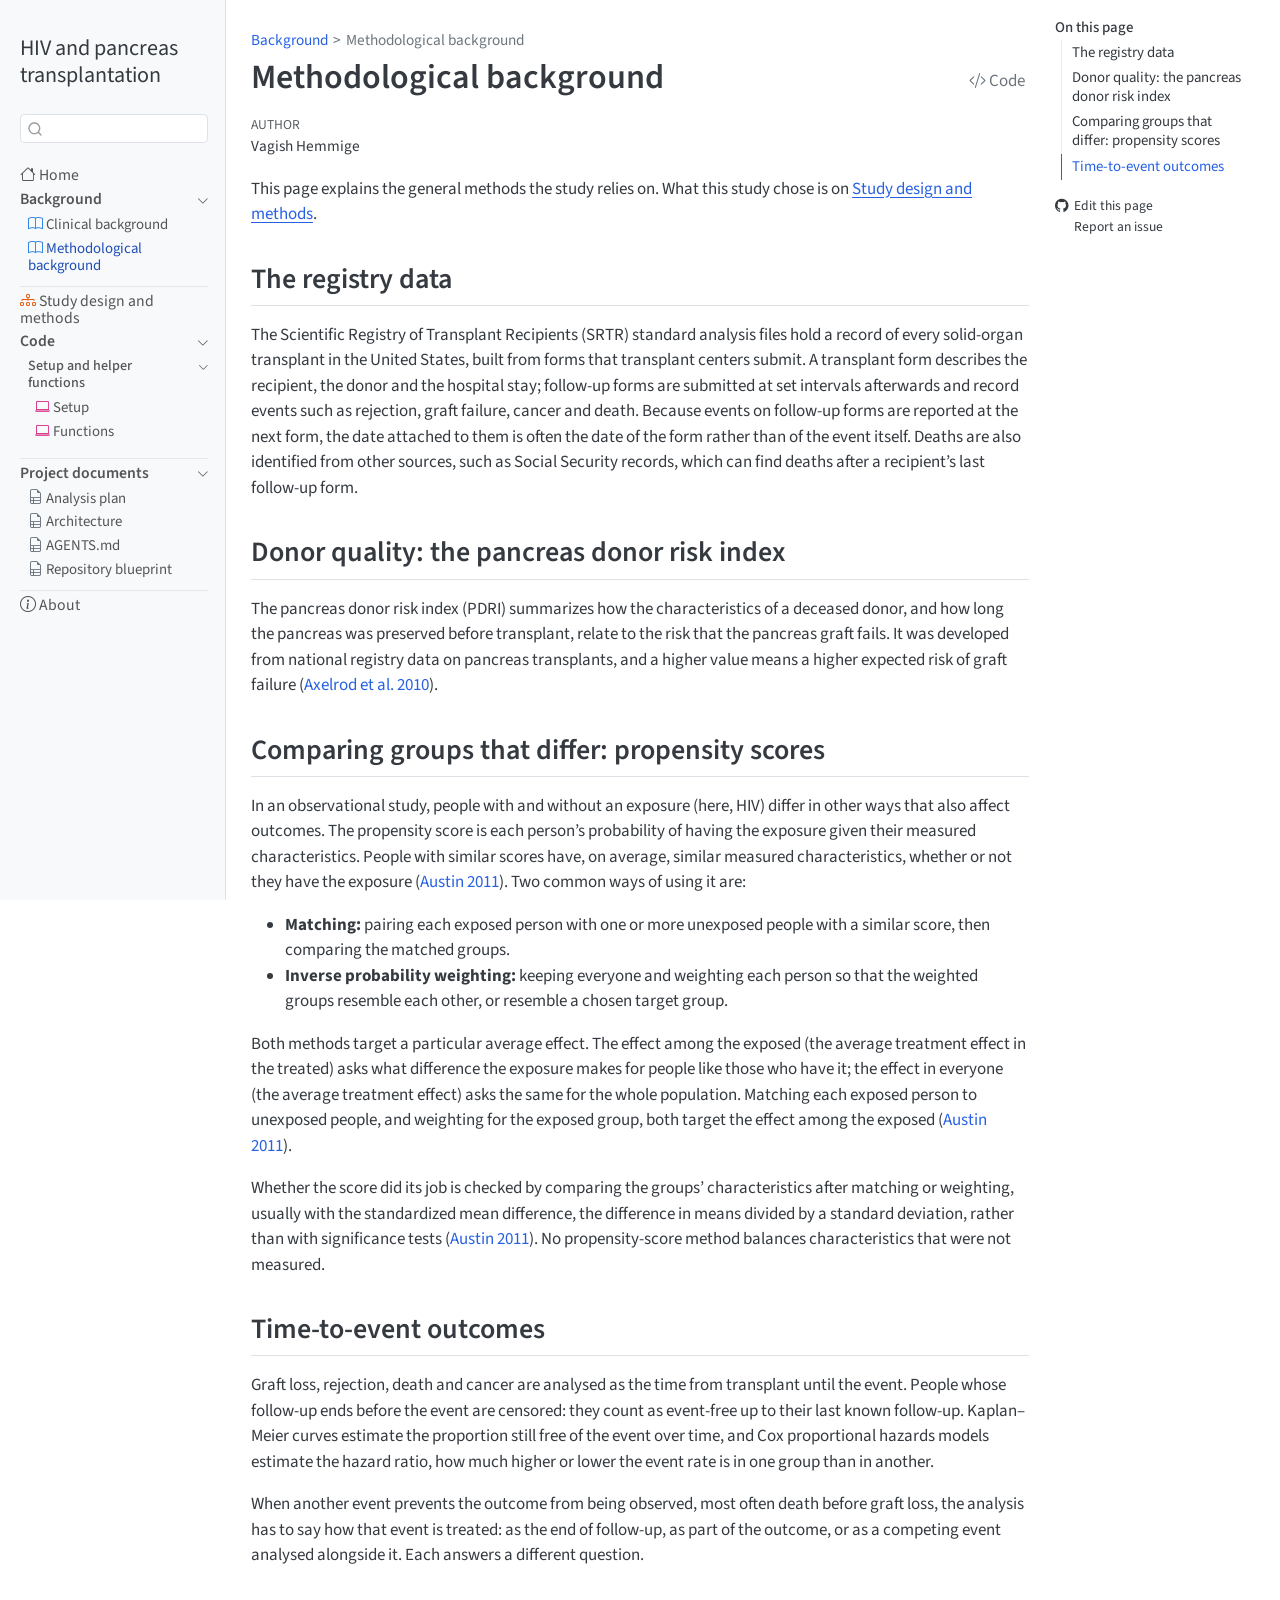
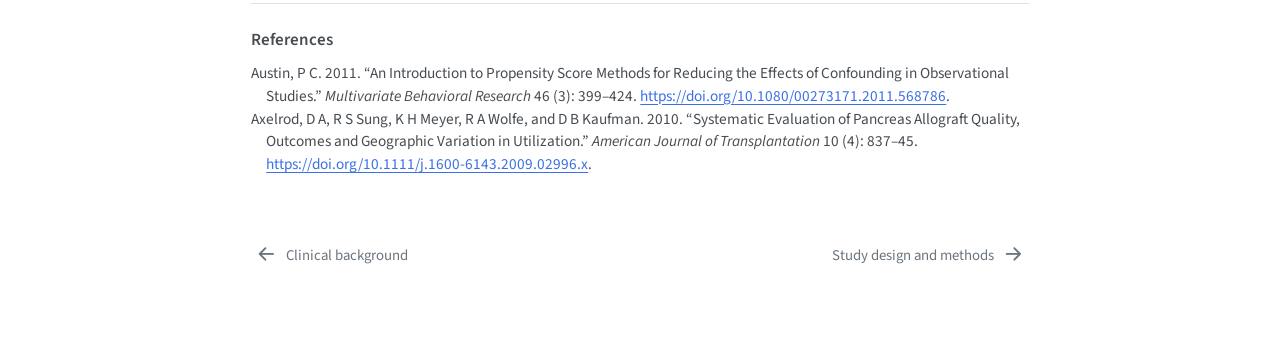
<file: quarto/methodological_background.html>
<!DOCTYPE html>
<html xmlns="http://www.w3.org/1999/xhtml" lang="en" xml:lang="en"><head>

<meta charset="utf-8">
<meta name="generator" content="quarto-1.11.9">

<meta name="viewport" content="width=device-width, initial-scale=1.0, user-scalable=yes">

<meta name="author" content="Vagish Hemmige">

<title>Methodological background – HIV and pancreas transplantation</title>
<style>
/* Default styles provided by pandoc.
** See https://pandoc.org/MANUAL.html#variables-for-html for config info.
*/
span.smallcaps{font-variant: small-caps;}
div.columns{display: flex; gap: 1.5em;}
div.column{flex: auto;}
@media screen {
div.columns{gap: min(4vw, 1.5em);}
div.column{overflow-x: auto;}
}
div.hanging-indent{margin-left: 1.5em; text-indent: -1.5em;}
ul.task-list{list-style: none;}
ul.task-list li input[type="checkbox"] {
  width: 0.8em;
  margin: 0 0.8em 0.2em -1em; /* quarto-specific, see https://github.com/quarto-dev/quarto-cli/issues/4556 */ 
  vertical-align: middle;
}
/* CSS for syntax highlighting */
html { -webkit-text-size-adjust: 100%; }
pre > code.sourceCode { white-space: pre; position: relative; }
pre > code.sourceCode > span { display: inline-block; line-height: 1.25; }
pre > code.sourceCode > span:empty { height: 1.2em; }
.sourceCode { overflow: visible; }
code.sourceCode > span { color: inherit; text-decoration: inherit; }
div.sourceCode { margin: 1em 0; }
pre.sourceCode { margin: 0; }
@media screen {
div.sourceCode { overflow: auto; }
}
@media print {
pre > code.sourceCode { white-space: pre-wrap; }
pre > code.sourceCode > span { text-indent: -5em; padding-left: 5em; }
}
pre.numberSource code
  { counter-reset: source-line 0; }
pre.numberSource code > span
  { position: relative; left: -4em; counter-increment: source-line; }
pre.numberSource code > span > a:first-child::before
  { content: counter(source-line);
    position: relative; left: -1em; text-align: right; vertical-align: baseline;
    border: none; display: inline-block;
    -webkit-touch-callout: none; -webkit-user-select: none;
    -khtml-user-select: none; -moz-user-select: none;
    -ms-user-select: none; user-select: none;
    padding: 0 4px; width: 4em;
  }
pre.numberSource { margin-left: 3em;  padding-left: 4px; }
div.sourceCode
  {   }
@media screen {
pre > code.sourceCode > span > a:first-child::before { text-decoration: underline; }
}
/* CSS for citations */
div.csl-bib-body { }
div.csl-entry {
  clear: both;
}
.hanging-indent div.csl-entry {
  margin-left:2em;
  text-indent:-2em;
}
div.csl-left-margin {
  min-width:2em;
  float:left;
}
div.csl-right-inline {
  margin-left:2em;
  padding-left:1em;
}
div.csl-indent {
  margin-left: 2em;
}</style>


<script src="../site_libs/quarto-nav/quarto-nav.js"></script>
<script src="../site_libs/quarto-nav/headroom.min.js"></script>
<script src="../site_libs/clipboard/clipboard.min.js"></script>
<script src="../site_libs/quarto-search/autocomplete.umd.js"></script>
<script src="../site_libs/quarto-search/fuse.min.js"></script>
<script src="../site_libs/quarto-search/quarto-search.js"></script>
<meta name="quarto:offset" content="../">
<link href="../quarto/study_methods.html" rel="next">
<link href="../quarto/background.html" rel="prev">
<script src="../site_libs/quarto-html/quarto.js" type="module"></script>
<script src="../site_libs/quarto-html/tabsets/tabsets.js" type="module"></script>
<script src="../site_libs/quarto-html/scrollable-regions/scrollable-regions.js" type="module"></script>
<script src="../site_libs/quarto-html/popper.min.js"></script>
<script src="../site_libs/quarto-html/tippy.umd.min.js"></script>
<script src="../site_libs/quarto-html/anchor.min.js"></script>
<link href="../site_libs/quarto-html/tippy.css" rel="stylesheet">
<link href="../site_libs/quarto-html/quarto-syntax-highlighting-63b5708e65d6cd79cd7618c58d0c21e7.css" rel="stylesheet" id="quarto-text-highlighting-styles">
<script src="../site_libs/bootstrap/bootstrap.min.js"></script>
<link href="../site_libs/bootstrap/bootstrap-icons.css" rel="stylesheet">
<link href="../site_libs/bootstrap/bootstrap-7881209bc2a9289d3bb75d0acd3c394d.min.css" rel="stylesheet" append-hash="true" id="quarto-bootstrap" data-mode="light">
<script id="quarto-search-options" type="application/json">{
  "location": "sidebar",
  "copy-button": false,
  "collapse-after": 3,
  "panel-placement": "start",
  "type": "textbox",
  "limit": 50,
  "keyboard-shortcut": [
    "f",
    "/",
    "s"
  ],
  "show-item-context": false,
  "language": {
    "search-no-results-text": "No results",
    "search-matching-documents-text": "matching documents",
    "search-copy-link-title": "Copy link to search",
    "search-hide-matches-text": "Hide additional matches",
    "search-more-match-text": "more match in this document",
    "search-more-matches-text": "more matches in this document",
    "search-clear-button-title": "Clear",
    "search-text-placeholder": "",
    "search-detached-cancel-button-title": "Cancel",
    "search-submit-button-title": "Submit",
    "search-label": "Search"
  }
}</script>
<style>
div.callout-Results.callout {
  border-left-color: #198754;
}
div.callout-Results.callout-style-default > .callout-header {
  background-color: rgba(25, 135, 84, 0.13);
}
div.callout-Results .callout-toggle::before {  background-image: url('data:image/svg+xml,<svg xmlns="http://www.w3.org/2000/svg" width="16" height="16" fill="rgb(33, 37, 41)" class="bi bi-chevron-down" viewBox="0 0 16 16"><path fill-rule="evenodd" d="M1.646 4.646a.5.5 0 0 1 .708 0L8 10.293l5.646-5.647a.5.5 0 0 1 .708.708l-6 6a.5.5 0 0 1-.708 0l-6-6a.5.5 0 0 1 0-.708z"/></svg>');}
div.callout-Results.callout-style-default .callout-icon::before, div.callout-Results.callout-titled .callout-icon::before {
  content: '📊';
  background-image: none;
}
div.callout-Rcode.callout {
  border-left-color: #d63384;
}
div.callout-Rcode.callout-style-default > .callout-header {
  background-color: rgba(214, 51, 132, 0.13);
}
div.callout-Rcode .callout-toggle::before {  background-image: url('data:image/svg+xml,<svg xmlns="http://www.w3.org/2000/svg" width="16" height="16" fill="rgb(33, 37, 41)" class="bi bi-chevron-down" viewBox="0 0 16 16"><path fill-rule="evenodd" d="M1.646 4.646a.5.5 0 0 1 .708 0L8 10.293l5.646-5.647a.5.5 0 0 1 .708.708l-6 6a.5.5 0 0 1-.708 0l-6-6a.5.5 0 0 1 0-.708z"/></svg>');}
div.callout-Rcode.callout-style-default .callout-icon::before, div.callout-Rcode.callout-titled .callout-icon::before {
  content: '💻';
  background-image: none;
}
div.callout-Pending.callout {
  border-left-color: #f0c400;
}
div.callout-Pending.callout-style-default > .callout-header {
  background-color: rgba(240, 196, 0, 0.13);
}
div.callout-Pending .callout-toggle::before {  background-image: url('data:image/svg+xml,<svg xmlns="http://www.w3.org/2000/svg" width="16" height="16" fill="rgb(33, 37, 41)" class="bi bi-chevron-down" viewBox="0 0 16 16"><path fill-rule="evenodd" d="M1.646 4.646a.5.5 0 0 1 .708 0L8 10.293l5.646-5.647a.5.5 0 0 1 .708.708l-6 6a.5.5 0 0 1-.708 0l-6-6a.5.5 0 0 1 0-.708z"/></svg>');}
div.callout-Pending.callout-style-default .callout-icon::before, div.callout-Pending.callout-titled .callout-icon::before {
  content: '⏳';
  background-image: none;
}
</style>


<link rel="stylesheet" href="../styles.css">
</head>

<body class="nav-sidebar docked quarto-light"><a id="quarto-skip-link" class="visually-hidden-focusable" href="#quarto-document-content">Skip to main content</a>

<div id="quarto-search-results"></div>
  <header id="quarto-header" class="headroom fixed-top">
  <nav class="quarto-secondary-nav" aria-label="Toolbar">
    <div class="container-fluid d-flex">
      <button type="button" class="quarto-btn-toggle btn" data-bs-toggle="collapse" role="button" data-bs-target=".quarto-sidebar-collapse-item" aria-controls="quarto-sidebar" aria-expanded="false" aria-label="Toggle sidebar navigation" onclick="if (window.quartoToggleHeadroom) { window.quartoToggleHeadroom(); }">
        <i class="bi bi-layout-text-sidebar-reverse"></i>
      </button>
        <nav class="quarto-page-breadcrumbs" aria-label="Breadcrumbs"><ol class="breadcrumb"><li class="breadcrumb-item"><a href="../quarto/background.html">Background</a></li><li class="breadcrumb-item"><a href="../quarto/methodological_background.html">Methodological background</a></li></ol></nav>
        <a class="flex-grow-1" data-bs-toggle="collapse" data-bs-target=".quarto-sidebar-collapse-item" onclick="if (window.quartoToggleHeadroom) { window.quartoToggleHeadroom(); }">      
        </a>
      <button type="button" class="btn quarto-search-button" aria-label="Search" onclick="window.quartoOpenSearch();">
        <i class="bi bi-search"></i>
      </button>
    </div>
  </nav>
</header>
<!-- content -->
<div id="quarto-content" class="quarto-container page-columns page-rows-contents page-layout-full">
<!-- sidebar -->
  <nav id="quarto-sidebar" class="sidebar collapse collapse-horizontal quarto-sidebar-collapse-item sidebar-navigation docked overflow-auto" aria-label="Site">
    <div class="pt-lg-2 mt-2 text-left sidebar-header">
    <div class="sidebar-title mb-0 py-0">
      <a href="../">HIV and pancreas transplantation</a> 
    </div>
      </div>
        <div class="mt-2 flex-shrink-0 align-items-center">
        <div class="sidebar-search">
        <div id="quarto-search" class="" title="Search"></div>
        </div>
        </div>
    <div class="sidebar-menu-container"> 
    <ul class="list-unstyled mt-1">
        <li class="sidebar-item">
  <div class="sidebar-item-container"> 
  <a href="../index.html" class="sidebar-item-text sidebar-link"><i class="bi bi-house" role="img">
</i> 
 <span class="menu-text">Home</span></a>
  </div>
</li>
        <li class="sidebar-item sidebar-item-section">
      <div class="sidebar-item-container"> 
            <button type="button" class="sidebar-item-text sidebar-item-toggle sidebar-link text-start" data-bs-toggle="collapse" data-bs-target="#quarto-sidebar-section-1" aria-controls="quarto-sidebar-section-1" aria-expanded="true">
 <span class="menu-text" id="quarto-sidebar-section-1-label">Background</span><i class="bi bi-chevron-right" aria-hidden="true"></i></button>
      </div>
      <ul id="quarto-sidebar-section-1" aria-labelledby="quarto-sidebar-section-1-label" class="collapse list-unstyled sidebar-section depth1 show">  
          <li class="sidebar-item">
  <div class="sidebar-item-container"> 
  <a href="../quarto/background.html" class="sidebar-item-text sidebar-link"><i class="bi bi-book" role="img">
</i> 
 <span class="menu-text">Clinical background</span></a>
  </div>
</li>
          <li class="sidebar-item">
  <div class="sidebar-item-container"> 
  <a href="../quarto/methodological_background.html" class="sidebar-item-text sidebar-link active"><i class="bi bi-book" role="img">
</i> 
 <span class="menu-text">Methodological background</span></a>
  </div>
</li>
      </ul>
  </li>
        <li class="sidebar-item">
  <div class="sidebar-item-container"> 
  <a href="../quarto/study_methods.html" class="sidebar-item-text sidebar-link"><i class="bi bi-diagram-3" role="img">
</i> 
 <span class="menu-text">Study design and methods</span></a>
  </div>
</li>
        <li class="sidebar-item sidebar-item-section">
      <div class="sidebar-item-container"> 
            <button type="button" class="sidebar-item-text sidebar-item-toggle sidebar-link text-start" data-bs-toggle="collapse" data-bs-target="#quarto-sidebar-section-2" aria-controls="quarto-sidebar-section-2" aria-expanded="true">
 <span class="menu-text" id="quarto-sidebar-section-2-label">Code</span><i class="bi bi-chevron-right" aria-hidden="true"></i></button>
      </div>
      <ul id="quarto-sidebar-section-2" aria-labelledby="quarto-sidebar-section-2-label" class="collapse list-unstyled sidebar-section depth1 show">  
          <li class="sidebar-item sidebar-item-section">
      <div class="sidebar-item-container"> 
            <button type="button" class="sidebar-item-text sidebar-item-toggle sidebar-link text-start" data-bs-toggle="collapse" data-bs-target="#quarto-sidebar-section-3" aria-controls="quarto-sidebar-section-3" aria-expanded="true">
 <span class="menu-text" id="quarto-sidebar-section-3-label">Setup and helper functions</span><i class="bi bi-chevron-right" aria-hidden="true"></i></button>
      </div>
      <ul id="quarto-sidebar-section-3" aria-labelledby="quarto-sidebar-section-3-label" class="collapse list-unstyled sidebar-section depth2 show">  
          <li class="sidebar-item">
  <div class="sidebar-item-container"> 
  <a href="../quarto/setup.html" class="sidebar-item-text sidebar-link"><i class="bi bi-laptop" role="img">
</i> 
 <span class="menu-text">Setup</span></a>
  </div>
</li>
          <li class="sidebar-item">
  <div class="sidebar-item-container"> 
  <a href="../quarto/functions.html" class="sidebar-item-text sidebar-link"><i class="bi bi-laptop" role="img">
</i> 
 <span class="menu-text">Functions</span></a>
  </div>
</li>
      </ul>
  </li>
      </ul>
  </li>
        <li class="sidebar-item sidebar-item-section">
      <div class="sidebar-item-container"> 
            <button type="button" class="sidebar-item-text sidebar-item-toggle sidebar-link text-start" data-bs-toggle="collapse" data-bs-target="#quarto-sidebar-section-4" aria-controls="quarto-sidebar-section-4" aria-expanded="true">
 <span class="menu-text" id="quarto-sidebar-section-4-label">Project documents</span><i class="bi bi-chevron-right" aria-hidden="true"></i></button>
      </div>
      <ul id="quarto-sidebar-section-4" aria-labelledby="quarto-sidebar-section-4-label" class="collapse list-unstyled sidebar-section depth1 show">  
          <li class="sidebar-item">
  <div class="sidebar-item-container"> 
  <a href="../quarto/analysis-plan.html" class="sidebar-item-text sidebar-link"><i class="bi bi-file-earmark-ruled" role="img">
</i> 
 <span class="menu-text">Analysis plan</span></a>
  </div>
</li>
          <li class="sidebar-item">
  <div class="sidebar-item-container"> 
  <a href="../quarto/architecture.html" class="sidebar-item-text sidebar-link"><i class="bi bi-file-earmark-ruled" role="img">
</i> 
 <span class="menu-text">Architecture</span></a>
  </div>
</li>
          <li class="sidebar-item">
  <div class="sidebar-item-container"> 
  <a href="../quarto/agents.html" class="sidebar-item-text sidebar-link"><i class="bi bi-file-earmark-ruled" role="img">
</i> 
 <span class="menu-text">AGENTS.md</span></a>
  </div>
</li>
          <li class="sidebar-item">
  <div class="sidebar-item-container"> 
  <a href="../quarto/repository-blueprint.html" class="sidebar-item-text sidebar-link"><i class="bi bi-file-earmark-ruled" role="img">
</i> 
 <span class="menu-text">Repository blueprint</span></a>
  </div>
</li>
      </ul>
  </li>
        <li class="sidebar-item">
  <div class="sidebar-item-container"> 
  <a href="../quarto/about.html" class="sidebar-item-text sidebar-link"><i class="bi bi-info-circle" role="img">
</i> 
 <span class="menu-text">About</span></a>
  </div>
</li>
    </ul>
    </div>
</nav>
<div id="quarto-sidebar-glass" class="quarto-sidebar-collapse-item" data-bs-toggle="collapse" data-bs-target=".quarto-sidebar-collapse-item"></div>
<!-- margin-sidebar -->
    <div id="quarto-margin-sidebar" class="sidebar margin-sidebar">
        <nav id="TOC" role="doc-toc" aria-labelledby="toc-title" class="toc-active">
    <h2 id="toc-title">On this page</h2>
   
  <ul>
  <li><a href="#the-registry-data" id="toc-the-registry-data" class="nav-link active" data-scroll-target="#the-registry-data">The registry data</a></li>
  <li><a href="#donor-quality-the-pancreas-donor-risk-index" id="toc-donor-quality-the-pancreas-donor-risk-index" class="nav-link" data-scroll-target="#donor-quality-the-pancreas-donor-risk-index">Donor quality: the pancreas donor risk index</a></li>
  <li><a href="#comparing-groups-that-differ-propensity-scores" id="toc-comparing-groups-that-differ-propensity-scores" class="nav-link" data-scroll-target="#comparing-groups-that-differ-propensity-scores">Comparing groups that differ: propensity scores</a></li>
  <li><a href="#time-to-event-outcomes" id="toc-time-to-event-outcomes" class="nav-link" data-scroll-target="#time-to-event-outcomes">Time-to-event outcomes</a></li>
  </ul>
<div class="toc-actions"><ul><li><a href="https://github.com/VagishHemmige/HIV-pancreas-2024-srtr/edit/main/quarto/methodological_background.qmd" class="toc-action"><i class="bi bi-github"></i>Edit this page</a></li><li><a href="https://github.com/VagishHemmige/HIV-pancreas-2024-srtr/issues/new" class="toc-action"><i class="bi empty"></i>Report an issue</a></li></ul></div></nav>
    </div>
<!-- main -->
<main class="content column-body" id="quarto-document-content" tabindex="-1">

<header id="title-block-header" class="quarto-title-block default"><nav class="quarto-page-breadcrumbs quarto-title-breadcrumbs d-none d-lg-block" aria-label="Breadcrumbs"><ol class="breadcrumb"><li class="breadcrumb-item"><a href="../quarto/background.html">Background</a></li><li class="breadcrumb-item"><a href="../quarto/methodological_background.html">Methodological background</a></li></ol></nav>
<div class="quarto-title">
<div class="quarto-title-block"><div><h1 class="title">Methodological background</h1><button type="button" class="btn code-tools-button" id="quarto-code-tools-source"><i class="bi"></i> Code</button></div></div>
</div>



<div class="quarto-title-meta column-body">

    <div>
    <div class="quarto-title-meta-heading">Author</div>
    <div class="quarto-title-meta-contents">
             <p>Vagish Hemmige </p>
          </div>
  </div>
    
  
    
  </div>
  


</header>


<p>This page explains the general methods the study relies on. What this study chose is on <a href="../quarto/study_methods.html">Study design and methods</a>.</p>
<section id="the-registry-data" class="level2">
<h2 class="anchored" data-anchor-id="the-registry-data">The registry data</h2>
<p>The Scientific Registry of Transplant Recipients (SRTR) standard analysis files hold a record of every solid-organ transplant in the United States, built from forms that transplant centers submit. A transplant form describes the recipient, the donor and the hospital stay; follow-up forms are submitted at set intervals afterwards and record events such as rejection, graft failure, cancer and death. Because events on follow-up forms are reported at the next form, the date attached to them is often the date of the form rather than of the event itself. Deaths are also identified from other sources, such as Social Security records, which can find deaths after a recipient’s last follow-up form.</p>
</section>
<section id="donor-quality-the-pancreas-donor-risk-index" class="level2">
<h2 class="anchored" data-anchor-id="donor-quality-the-pancreas-donor-risk-index">Donor quality: the pancreas donor risk index</h2>
<p>The pancreas donor risk index (PDRI) summarizes how the characteristics of a deceased donor, and how long the pancreas was preserved before transplant, relate to the risk that the pancreas graft fails. It was developed from national registry data on pancreas transplants, and a higher value means a higher expected risk of graft failure <span class="citation" data-cites="axelrod2010pdri">(<a href="#ref-axelrod2010pdri" role="doc-biblioref">Axelrod et al. 2010</a>)</span>.</p>
</section>
<section id="comparing-groups-that-differ-propensity-scores" class="level2">
<h2 class="anchored" data-anchor-id="comparing-groups-that-differ-propensity-scores">Comparing groups that differ: propensity scores</h2>
<p>In an observational study, people with and without an exposure (here, HIV) differ in other ways that also affect outcomes. The propensity score is each person’s probability of having the exposure given their measured characteristics. People with similar scores have, on average, similar measured characteristics, whether or not they have the exposure <span class="citation" data-cites="austin2011ps">(<a href="#ref-austin2011ps" role="doc-biblioref">Austin 2011</a>)</span>. Two common ways of using it are:</p>
<ul>
<li><strong>Matching:</strong> pairing each exposed person with one or more unexposed people with a similar score, then comparing the matched groups.</li>
<li><strong>Inverse probability weighting:</strong> keeping everyone and weighting each person so that the weighted groups resemble each other, or resemble a chosen target group.</li>
</ul>
<p>Both methods target a particular average effect. The effect among the exposed (the average treatment effect in the treated) asks what difference the exposure makes for people like those who have it; the effect in everyone (the average treatment effect) asks the same for the whole population. Matching each exposed person to unexposed people, and weighting for the exposed group, both target the effect among the exposed <span class="citation" data-cites="austin2011ps">(<a href="#ref-austin2011ps" role="doc-biblioref">Austin 2011</a>)</span>.</p>
<p>Whether the score did its job is checked by comparing the groups’ characteristics after matching or weighting, usually with the standardized mean difference, the difference in means divided by a standard deviation, rather than with significance tests <span class="citation" data-cites="austin2011ps">(<a href="#ref-austin2011ps" role="doc-biblioref">Austin 2011</a>)</span>. No propensity-score method balances characteristics that were not measured.</p>
</section>
<section id="time-to-event-outcomes" class="level2">
<h2 class="anchored" data-anchor-id="time-to-event-outcomes">Time-to-event outcomes</h2>
<p>Graft loss, rejection, death and cancer are analysed as the time from transplant until the event. People whose follow-up ends before the event are censored: they count as event-free up to their last known follow-up. Kaplan–Meier curves estimate the proportion still free of the event over time, and Cox proportional hazards models estimate the hazard ratio, how much higher or lower the event rate is in one group than in another.</p>
<p>When another event prevents the outcome from being observed, most often death before graft loss, the analysis has to say how that event is treated: as the end of follow-up, as part of the outcome, or as a competing event analysed alongside it. Each answers a different question.</p>


<!-- -->


</section>

<div id="quarto-appendix" class="default"><section class="quarto-appendix-contents" role="doc-bibliography" id="quarto-bibliography"><h2 class="anchored quarto-appendix-heading">References</h2><div id="refs" class="references csl-bib-body hanging-indent" role="list">
<div id="ref-austin2011ps" class="csl-entry" role="listitem">
Austin, P C. 2011. <span>“An Introduction to Propensity Score Methods for Reducing the Effects of Confounding in Observational Studies.”</span> <em>Multivariate Behavioral Research</em> 46 (3): 399–424. <a href="https://doi.org/10.1080/00273171.2011.568786">https://doi.org/10.1080/00273171.2011.568786</a>.
</div>
<div id="ref-axelrod2010pdri" class="csl-entry" role="listitem">
Axelrod, D A, R S Sung, K H Meyer, R A Wolfe, and D B Kaufman. 2010. <span>“Systematic Evaluation of Pancreas Allograft Quality, Outcomes and Geographic Variation in Utilization.”</span> <em>American Journal of Transplantation</em> 10 (4): 837–45. <a href="https://doi.org/10.1111/j.1600-6143.2009.02996.x">https://doi.org/10.1111/j.1600-6143.2009.02996.x</a>.
</div>
</div></section></div></main> <!-- /main -->
<script id="quarto-html-after-body" type="application/javascript">
  window.document.addEventListener("DOMContentLoaded", function (event) {
    const icon = "";
    const anchorJS = new window.AnchorJS();
    anchorJS.options = {
      placement: 'right',
      icon: icon
    };
    anchorJS.add('.anchored');
    const isCodeAnnotation = (el) => {
      for (const clz of el.classList) {
        if (clz.startsWith('code-annotation-')) {                     
          return true;
        }
      }
      return false;
    }
    const onCopySuccess = function(e) {
      // button target
      const button = e.trigger;
      // don't keep focus
      button.blur();
      // flash "checked"
      button.classList.add('code-copy-button-checked');
      var currentTitle = button.getAttribute("title");
      button.setAttribute("title", "Copied!");
      let tooltip;
      if (window.bootstrap) {
        button.setAttribute("data-bs-toggle", "tooltip");
        button.setAttribute("data-bs-placement", "left");
        button.setAttribute("data-bs-title", "Copied!");
        tooltip = new bootstrap.Tooltip(button, 
          { trigger: "manual", 
            customClass: "code-copy-button-tooltip",
            offset: [0, -8]});
        tooltip.show();    
      }
      setTimeout(function() {
        if (tooltip) {
          tooltip.hide();
          button.removeAttribute("data-bs-title");
          button.removeAttribute("data-bs-toggle");
          button.removeAttribute("data-bs-placement");
        }
        button.setAttribute("title", currentTitle);
        button.classList.remove('code-copy-button-checked');
      }, 1000);
      // clear code selection
      e.clearSelection();
    }
    const getTextToCopy = function(trigger) {
      const outerScaffold = trigger.parentElement.cloneNode(true);
      const codeEl = outerScaffold.querySelector('code');
      for (const childEl of codeEl.children) {
        if (isCodeAnnotation(childEl)) {
          childEl.remove();
        }
      }
      return codeEl.innerText;
    }
    const clipboard = new window.ClipboardJS('.code-copy-button:not([data-in-quarto-modal])', {
      text: getTextToCopy
    });
    clipboard.on('success', onCopySuccess);
    if (window.document.getElementById('quarto-embedded-source-code-modal')) {
      const clipboardModal = new window.ClipboardJS('.code-copy-button[data-in-quarto-modal]', {
        text: getTextToCopy,
        container: window.document.getElementById('quarto-embedded-source-code-modal')
      });
      clipboardModal.on('success', onCopySuccess);
    }
    const viewSource = window.document.getElementById('quarto-view-source') ||
                       window.document.getElementById('quarto-code-tools-source');
    if (viewSource) {
      const sourceUrl = viewSource.getAttribute("data-quarto-source-url");
      viewSource.addEventListener("click", function(e) {
        if (sourceUrl) {
          // rstudio viewer pane
          if (/\bcapabilities=\b/.test(window.location)) {
            window.open(sourceUrl);
          } else {
            window.location.href = sourceUrl;
          }
        } else {
          const modal = new bootstrap.Modal(document.getElementById('quarto-embedded-source-code-modal'));
          modal.show();
        }
        return false;
      });
    }
    function toggleCodeHandler(show) {
      return function(e) {
        const cellDetails = window.document.querySelectorAll(".cell details.code-fold");
        for (let i=0; i<cellDetails.length; i++) {
          const details = cellDetails[i];
          if (show) {
            details.open = true;
          } else {
            details.removeAttribute("open");
          }
        }
        const cellCodeDivs = window.document.querySelectorAll(".cell div.sourceCode.cell-code");
        const fromCls = show ? "hidden" : "unhidden";
        const toCls = show ? "unhidden" : "hidden";
        for (let i=0; i<cellCodeDivs.length; i++) {
          const codeDiv = cellCodeDivs[i];
          if (codeDiv.classList.contains(fromCls)) {
            codeDiv.classList.remove(fromCls);
            codeDiv.classList.add(toCls);
          } 
        }
        return false;
      }
    }
    const hideAllCode = window.document.getElementById("quarto-hide-all-code");
    if (hideAllCode) {
      hideAllCode.addEventListener("click", toggleCodeHandler(false));
    }
    const showAllCode = window.document.getElementById("quarto-show-all-code");
    if (showAllCode) {
      showAllCode.addEventListener("click", toggleCodeHandler(true));
    }
      var localhostRegex = new RegExp(/^(?:http|https):\/\/localhost\:?[0-9]*\//);
      var mailtoRegex = new RegExp(/^mailto:/);
        var filterRegex = new RegExp("https:\/\/vagishhemmige\.github\.io\/HIV-pancreas-2024-srtr");
      var isInternal = (href) => {
          return filterRegex.test(href) || localhostRegex.test(href) || mailtoRegex.test(href);
      }
      // Inspect non-navigation links and adorn them if external
      window.quartoDecorateExternalLinks = function (root) {
     var links = (root || window.document).querySelectorAll('a[href]:not(.nav-link):not(.navbar-brand):not(.toc-action):not(.sidebar-link):not(.sidebar-item-toggle):not(.pagination-link):not(.no-external):not([aria-hidden]):not(.dropdown-item):not(.quarto-navigation-tool):not(.about-link)');
      for (var i=0; i<links.length; i++) {
        const link = links[i];
        if (!isInternal(link.href)) {
          // undo the damage that might have been done by quarto-nav.js in the case of
          // links that we want to consider external
          if (link.dataset.originalHref !== undefined) {
            link.href = link.dataset.originalHref;
          }
          if (!link.classList.contains('no-external-icon')) {
          }
        }
      }
      };
      window.quartoDecorateExternalLinks(window.document);
    // Esc closes the popup (WCAG 1.4.13) and focus leaving both trigger and
    // popup closes it (WCAG 2.4.11); tippy handles neither for interactive popups.
    const hideOnEscAndFocusOut = {
      name: 'hideOnEscAndFocusOut',
      defaultValue: true,
      fn(instance) {
        const dismiss = () => {
          // A show scheduled by the trigger delay would otherwise reopen it
          instance.clearDelayTimeouts();
          instance.hide();
        };
        const onKeyDown = (event) => {
          if (event.key !== 'Escape') {
            return;
          }
          // Keep Esc from also reaching page handlers (e.g. reveal.js overview),
          // except an open reveal.js slide menu, which Esc should close too.
          // The menu handles keys only when its keyboard option is on.
          const menuHandlesEsc = window.Reveal?.getPlugin?.('menu')?.isOpen() &&
            window.Reveal.getConfig().menu?.keyboard !== false;
          if (!menuHandlesEsc) {
            event.stopPropagation();
          }
          if (instance.popper.contains(window.document.activeElement)) {
            // Disabled while refocusing so the focus trigger does not reopen it
            instance.disable();
            instance.reference.focus();
            instance.enable();
          }
          dismiss();
        };
        const onFocusOut = (event) => {
          const target = event.relatedTarget;
          if (target && !instance.reference.contains(target) &&
              !instance.popper.contains(target)) {
            dismiss();
          }
        };
        // On the trigger too: a click trigger (code-annotations: select) has no
        // blur handling. Attached for the instance's lifetime so leaving the
        // trigger also cancels a show still pending on the trigger delay.
        instance.reference.addEventListener('focusout', onFocusOut);
        return {
          onShow() {
            window.document.addEventListener('keydown', onKeyDown, true);
            instance.popper.addEventListener('focusout', onFocusOut);
          },
          onHide() {
            window.document.removeEventListener('keydown', onKeyDown, true);
            instance.popper.removeEventListener('focusout', onFocusOut);
          },
          onDestroy() {
            instance.reference.removeEventListener('focusout', onFocusOut);
          },
        };
      },
    };
    function tippyHover(el, contentFn, onTriggerFn, onUntriggerFn) {
      const config = {
        allowHTML: true,
        maxWidth: 500,
        delay: 100,
        arrow: false,
        appendTo: function(el) {
            return el.parentElement;
        },
        interactive: true,
        interactiveBorder: 10,
        theme: 'quarto',
        placement: 'bottom-start',
        plugins: [hideOnEscAndFocusOut],
      };
      if (contentFn) {
        config.content = contentFn;
      }
      if (onTriggerFn) {
        config.onTrigger = onTriggerFn;
      }
      if (onUntriggerFn) {
        config.onUntrigger = onUntriggerFn;
      }
      window.tippy(el, config); 
    }
    const noterefs = window.document.querySelectorAll('a[role="doc-noteref"]');
    for (var i=0; i<noterefs.length; i++) {
      const ref = noterefs[i];
      tippyHover(ref, function() {
        // use id or data attribute instead here
        let href = ref.getAttribute('data-footnote-href') || ref.getAttribute('href');
        try { href = new URL(href).hash; } catch {}
        const id = href.replace(/^#\/?/, "");
        const note = window.document.getElementById(id);
        if (note) {
          return note.innerHTML;
        } else {
          return "";
        }
      });
    }
    const xrefs = window.document.querySelectorAll('a.quarto-xref');
    const processXRef = (id, note) => {
      // Strip column container classes
      const stripColumnClz = (el) => {
        el.classList.remove("page-full", "page-columns");
        if (el.children) {
          for (const child of el.children) {
            stripColumnClz(child);
          }
        }
      }
      stripColumnClz(note)
      if (id === null || id.startsWith('sec-')) {
        // Special case sections, only their first couple elements
        const container = document.createElement("div");
        if (note.children && note.children.length > 2) {
          container.appendChild(note.children[0].cloneNode(true));
          for (let i = 1; i < note.children.length; i++) {
            const child = note.children[i];
            if (child.tagName === "P" && child.innerText === "") {
              continue;
            } else {
              container.appendChild(child.cloneNode(true));
              break;
            }
          }
          if (window.Quarto?.typesetMath) {
            window.Quarto.typesetMath(container);
          }
          return container.innerHTML
        } else {
          if (window.Quarto?.typesetMath) {
            window.Quarto.typesetMath(note);
          }
          return note.innerHTML;
        }
      } else {
        // Remove any anchor links if they are present
        const anchorLink = note.querySelector('a.anchorjs-link');
        if (anchorLink) {
          anchorLink.remove();
        }
        if (window.Quarto?.typesetMath) {
          window.Quarto.typesetMath(note);
        }
        if (note.classList.contains("callout")) {
          return note.outerHTML;
        } else {
          return note.innerHTML;
        }
      }
    }
    for (var i=0; i<xrefs.length; i++) {
      const xref = xrefs[i];
      tippyHover(xref, undefined, function(instance) {
        instance.disable();
        let url = xref.getAttribute('href');
        let hash = undefined; 
        if (url.startsWith('#')) {
          hash = url;
        } else {
          try { hash = new URL(url).hash; } catch {}
        }
        if (hash) {
          const id = hash.replace(/^#\/?/, "");
          const note = window.document.getElementById(id);
          if (note !== null) {
            try {
              const html = processXRef(id, note.cloneNode(true));
              instance.setContent(html);
            } finally {
              instance.enable();
              instance.show();
            }
          } else {
            // See if we can fetch this
            fetch(url.split('#')[0])
            .then(res => res.text())
            .then(html => {
              const parser = new DOMParser();
              const htmlDoc = parser.parseFromString(html, "text/html");
              const note = htmlDoc.getElementById(id);
              if (note !== null) {
                const html = processXRef(id, note);
                instance.setContent(html);
              } 
            }).finally(() => {
              instance.enable();
              instance.show();
            });
          }
        } else {
          // See if we can fetch a full url (with no hash to target)
          // This is a special case and we should probably do some content thinning / targeting
          fetch(url)
          .then(res => res.text())
          .then(html => {
            const parser = new DOMParser();
            const htmlDoc = parser.parseFromString(html, "text/html");
            const note = htmlDoc.querySelector('main.content');
            if (note !== null) {
              // This should only happen for chapter cross references
              // (since there is no id in the URL)
              // remove the first header
              if (note.children.length > 0 && note.children[0].tagName === "HEADER") {
                note.children[0].remove();
              }
              const html = processXRef(null, note);
              instance.setContent(html);
            } 
          }).finally(() => {
            instance.enable();
            instance.show();
          });
        }
      }, function(instance) {
      });
    }
        let selectedAnnoteEl;
        const selectorForAnnotation = ( cell, annotation) => {
          let cellAttr = 'data-code-cell="' + cell + '"';
          let lineAttr = 'data-code-annotation="' +  annotation + '"';
          const selector = 'span[' + cellAttr + '][' + lineAttr + ']';
          return selector;
        }
        const selectCodeLines = (annoteEl) => {
          const doc = window.document;
          const targetCell = annoteEl.getAttribute("data-target-cell");
          const targetAnnotation = annoteEl.getAttribute("data-target-annotation");
          const annoteSpan = window.document.querySelector(selectorForAnnotation(targetCell, targetAnnotation));
          const lines = annoteSpan.getAttribute("data-code-lines").split(",");
          const lineIds = lines.map((line) => {
            return targetCell + "-" + line;
          })
          // Each band is positioned against its own containing block, which is
          // not the offsetParent of the lines, so place it from client rects.
          const placeBand = (band, firstEl, lastEl, codeBlock) => {
            const container = band.offsetParent;
            if (container === null) {
              return;
            }
            const containerRect = container.getBoundingClientRect();
            // Reveal.js scales slides with a transform, so convert client
            // pixels back to the CSS pixels of the container.
            const scale = containerRect.height / container.offsetHeight || 1;
            const firstRect = firstEl.getBoundingClientRect();
            const lastRect = lastEl.getBoundingClientRect();
            const top = (firstRect.top - containerRect.top) / scale - container.clientTop + container.scrollTop;
            const height = (lastRect.bottom - firstRect.top) / scale;
            band.style.top = top - 2 + "px";
            band.style.height = height + 4 + "px";
            if (codeBlock) {
              // Without the copy button wrapper, the containing block is wider
              // than the code block, so span the code block explicitly.
              const blockRect = codeBlock.getBoundingClientRect();
              band.style.left = (blockRect.left - containerRect.left) / scale - container.clientLeft + container.scrollLeft + "px";
              band.style.width = blockRect.width / scale + "px";
            }
          };
          if (lineIds.length > 0) {
            const el = window.document.getElementById(lineIds[0]);
            const lastEl = window.document.getElementById(lineIds[lineIds.length - 1]);
            const parent = el.parentElement.parentElement;
            // cook up a div (if necessary) and position it
            let div = window.document.getElementById("code-annotation-line-highlight");
            if (div === null) {
              div = window.document.createElement("div");
              div.setAttribute("id", "code-annotation-line-highlight");
              div.style.position = 'absolute';
              parent.appendChild(div);
            }
            placeBand(div, el, lastEl, parent.closest("div.sourceCode") || parent);
            let gutterDiv = window.document.getElementById("code-annotation-line-highlight-gutter");
            if (gutterDiv === null) {
              gutterDiv = window.document.createElement("div");
              gutterDiv.setAttribute("id", "code-annotation-line-highlight-gutter");
              gutterDiv.style.position = 'absolute';
              const codeCell = window.document.getElementById(targetCell);
              const gutter = codeCell.querySelector('.code-annotation-gutter');
              gutter.appendChild(gutterDiv);
            }
            placeBand(gutterDiv, el, lastEl);
            selectedAnnoteEl = annoteEl;
          }
        };
        const unselectCodeLines = () => {
          const elementsIds = ["code-annotation-line-highlight", "code-annotation-line-highlight-gutter"];
          elementsIds.forEach((elId) => {
            const div = window.document.getElementById(elId);
            if (div) {
              div.remove();
            }
          });
          selectedAnnoteEl = undefined;
        };
          // Handle positioning of the toggle
      window.addEventListener(
        "resize",
        throttle(() => {
          elRect = undefined;
          if (selectedAnnoteEl) {
            selectCodeLines(selectedAnnoteEl);
          }
        }, 10)
      );
      function throttle(fn, ms) {
      let throttle = false;
      let timer;
        return (...args) => {
          if(!throttle) { // first call gets through
              fn.apply(this, args);
              throttle = true;
          } else { // all the others get throttled
              if(timer) clearTimeout(timer); // cancel #2
              timer = setTimeout(() => {
                fn.apply(this, args);
                timer = throttle = false;
              }, ms);
          }
        };
      }
        // Attach click handler to the DT
        const annoteDls = window.document.querySelectorAll('dt[data-target-cell]');
        for (const annoteDlNode of annoteDls) {
          annoteDlNode.addEventListener('click', (event) => {
            const clickedEl = event.target;
            if (clickedEl !== selectedAnnoteEl) {
              unselectCodeLines();
              const activeEl = window.document.querySelector('dt[data-target-cell].code-annotation-active');
              if (activeEl) {
                activeEl.classList.remove('code-annotation-active');
              }
              selectCodeLines(clickedEl);
              clickedEl.classList.add('code-annotation-active');
            } else {
              // Unselect the line
              unselectCodeLines();
              clickedEl.classList.remove('code-annotation-active');
            }
          });
        }
    const findCites = (el) => {
      const parentEl = el.parentElement;
      if (parentEl) {
        const cites = parentEl.dataset.cites;
        if (cites) {
          return {
            el,
            cites: cites.split(' ')
          };
        } else {
          return findCites(el.parentElement)
        }
      } else {
        return undefined;
      }
    };
    var bibliorefs = window.document.querySelectorAll('a[role="doc-biblioref"]');
    for (var i=0; i<bibliorefs.length; i++) {
      const ref = bibliorefs[i];
      const citeInfo = findCites(ref);
      if (citeInfo) {
        tippyHover(citeInfo.el, function() {
          var popup = window.document.createElement('div');
          citeInfo.cites.forEach(function(cite) {
            var citeDiv = window.document.createElement('div');
            citeDiv.classList.add('hanging-indent');
            citeDiv.classList.add('csl-entry');
            var biblioDiv = window.document.getElementById('ref-' + cite);
            if (biblioDiv) {
              citeDiv.innerHTML = biblioDiv.innerHTML;
            }
            popup.appendChild(citeDiv);
          });
          return popup.innerHTML;
        });
      }
    }
  });
  </script>
  <script type="application/javascript">
  window.quartoScrollableRegionsLabels = {"code":"Scrollable code","output":"Scrollable output"};
  </script>
<nav class="page-navigation column-body" aria-label="Page">
  <div class="nav-page nav-page-previous">
      <a href="../quarto/background.html" class="pagination-link" aria-label="Clinical background">
        <i class="bi bi-arrow-left-short"></i> <span class="nav-page-text">Clinical background</span>
      </a>          
  </div>
  <div class="nav-page nav-page-next">
      <a href="../quarto/study_methods.html" class="pagination-link" aria-label="Study design and methods">
        <span class="nav-page-text">Study design and methods</span> <i class="bi bi-arrow-right-short"></i>
      </a>
  </div>
</nav><div class="modal fade" id="quarto-embedded-source-code-modal" tabindex="-1" aria-labelledby="quarto-embedded-source-code-modal-label" aria-hidden="true"><div class="modal-dialog modal-dialog-scrollable"><div class="modal-content"><div class="modal-header"><h5 class="modal-title" id="quarto-embedded-source-code-modal-label">Source Code</h5><button class="btn-close" data-bs-dismiss="modal"></button></div><div class="modal-body"><div class="">
<div class="code-copy-outer-scaffold"><div class="sourceCode" id="cb1" data-shortcodes="false"><pre class="sourceCode markdown code-with-copy"><code class="sourceCode markdown"><span id="cb1-1"><a href="#cb1-1" aria-hidden="true" tabindex="-1"></a><span class="co">---</span></span>
<span id="cb1-2"><a href="#cb1-2" aria-hidden="true" tabindex="-1"></a><span class="an">title:</span><span class="co"> "Methodological background"</span></span>
<span id="cb1-3"><a href="#cb1-3" aria-hidden="true" tabindex="-1"></a><span class="an">format:</span><span class="co"> html</span></span>
<span id="cb1-4"><a href="#cb1-4" aria-hidden="true" tabindex="-1"></a><span class="co">---</span></span>
<span id="cb1-5"><a href="#cb1-5" aria-hidden="true" tabindex="-1"></a></span>
<span id="cb1-6"><a href="#cb1-6" aria-hidden="true" tabindex="-1"></a>This page explains the general methods the study relies on. What this study chose is on <span class="co">[</span><span class="ot">Study design and methods</span><span class="co">](study_methods.qmd)</span>.</span>
<span id="cb1-7"><a href="#cb1-7" aria-hidden="true" tabindex="-1"></a></span>
<span id="cb1-8"><a href="#cb1-8" aria-hidden="true" tabindex="-1"></a><span class="fu">## The registry data</span></span>
<span id="cb1-9"><a href="#cb1-9" aria-hidden="true" tabindex="-1"></a></span>
<span id="cb1-10"><a href="#cb1-10" aria-hidden="true" tabindex="-1"></a>The Scientific Registry of Transplant Recipients (SRTR) standard analysis files hold a record of every solid-organ transplant in the United States, built from forms that transplant centers submit. A transplant form describes the recipient, the donor and the hospital stay; follow-up forms are submitted at set intervals afterwards and record events such as rejection, graft failure, cancer and death. Because events on follow-up forms are reported at the next form, the date attached to them is often the date of the form rather than of the event itself. Deaths are also identified from other sources, such as Social Security records, which can find deaths after a recipient's last follow-up form.</span>
<span id="cb1-11"><a href="#cb1-11" aria-hidden="true" tabindex="-1"></a></span>
<span id="cb1-12"><a href="#cb1-12" aria-hidden="true" tabindex="-1"></a><span class="fu">## Donor quality: the pancreas donor risk index</span></span>
<span id="cb1-13"><a href="#cb1-13" aria-hidden="true" tabindex="-1"></a></span>
<span id="cb1-14"><a href="#cb1-14" aria-hidden="true" tabindex="-1"></a>The pancreas donor risk index (PDRI) summarizes how the characteristics of a deceased donor, and how long the pancreas was preserved before transplant, relate to the risk that the pancreas graft fails. It was developed from national registry data on pancreas transplants, and a higher value means a higher expected risk of graft failure <span class="co">[</span><span class="ot">@axelrod2010pdri</span><span class="co">]</span>.</span>
<span id="cb1-15"><a href="#cb1-15" aria-hidden="true" tabindex="-1"></a></span>
<span id="cb1-16"><a href="#cb1-16" aria-hidden="true" tabindex="-1"></a><span class="fu">## Comparing groups that differ: propensity scores</span></span>
<span id="cb1-17"><a href="#cb1-17" aria-hidden="true" tabindex="-1"></a></span>
<span id="cb1-18"><a href="#cb1-18" aria-hidden="true" tabindex="-1"></a>In an observational study, people with and without an exposure (here, HIV) differ in other ways that also affect outcomes. The propensity score is each person's probability of having the exposure given their measured characteristics. People with similar scores have, on average, similar measured characteristics, whether or not they have the exposure <span class="co">[</span><span class="ot">@austin2011ps</span><span class="co">]</span>. Two common ways of using it are:</span>
<span id="cb1-19"><a href="#cb1-19" aria-hidden="true" tabindex="-1"></a></span>
<span id="cb1-20"><a href="#cb1-20" aria-hidden="true" tabindex="-1"></a><span class="ss">- </span>**Matching:** pairing each exposed person with one or more unexposed people with a similar score, then comparing the matched groups.</span>
<span id="cb1-21"><a href="#cb1-21" aria-hidden="true" tabindex="-1"></a><span class="ss">- </span>**Inverse probability weighting:** keeping everyone and weighting each person so that the weighted groups resemble each other, or resemble a chosen target group.</span>
<span id="cb1-22"><a href="#cb1-22" aria-hidden="true" tabindex="-1"></a></span>
<span id="cb1-23"><a href="#cb1-23" aria-hidden="true" tabindex="-1"></a>Both methods target a particular average effect. The effect among the exposed (the average treatment effect in the treated) asks what difference the exposure makes for people like those who have it; the effect in everyone (the average treatment effect) asks the same for the whole population. Matching each exposed person to unexposed people, and weighting for the exposed group, both target the effect among the exposed <span class="co">[</span><span class="ot">@austin2011ps</span><span class="co">]</span>.</span>
<span id="cb1-24"><a href="#cb1-24" aria-hidden="true" tabindex="-1"></a></span>
<span id="cb1-25"><a href="#cb1-25" aria-hidden="true" tabindex="-1"></a>Whether the score did its job is checked by comparing the groups' characteristics after matching or weighting, usually with the standardized mean difference, the difference in means divided by a standard deviation, rather than with significance tests <span class="co">[</span><span class="ot">@austin2011ps</span><span class="co">]</span>. No propensity-score method balances characteristics that were not measured.</span>
<span id="cb1-26"><a href="#cb1-26" aria-hidden="true" tabindex="-1"></a></span>
<span id="cb1-27"><a href="#cb1-27" aria-hidden="true" tabindex="-1"></a><span class="fu">## Time-to-event outcomes</span></span>
<span id="cb1-28"><a href="#cb1-28" aria-hidden="true" tabindex="-1"></a></span>
<span id="cb1-29"><a href="#cb1-29" aria-hidden="true" tabindex="-1"></a>Graft loss, rejection, death and cancer are analysed as the time from transplant until the event. People whose follow-up ends before the event are censored: they count as event-free up to their last known follow-up. Kaplan–Meier curves estimate the proportion still free of the event over time, and Cox proportional hazards models estimate the hazard ratio, how much higher or lower the event rate is in one group than in another.</span>
<span id="cb1-30"><a href="#cb1-30" aria-hidden="true" tabindex="-1"></a></span>
<span id="cb1-31"><a href="#cb1-31" aria-hidden="true" tabindex="-1"></a>When another event prevents the outcome from being observed, most often death before graft loss, the analysis has to say how that event is treated: as the end of follow-up, as part of the outcome, or as a competing event analysed alongside it. Each answers a different question.</span></code></pre></div><button title="Copy to Clipboard" class="code-copy-button" data-in-quarto-modal=""><i class="bi"></i></button></div>
</div></div></div></div></div>
</div> <!-- /content -->




<footer class="footer"><div class="nav-footer"><div class="nav-footer-center"><div class="toc-actions d-sm-block d-md-none"><ul><li><a href="https://github.com/VagishHemmige/HIV-pancreas-2024-srtr/edit/main/quarto/methodological_background.qmd" class="toc-action"><i class="bi bi-github"></i>Edit this page</a></li><li><a href="https://github.com/VagishHemmige/HIV-pancreas-2024-srtr/issues/new" class="toc-action"><i class="bi empty"></i>Report an issue</a></li></ul></div></div></div></footer></body></html>
</file>
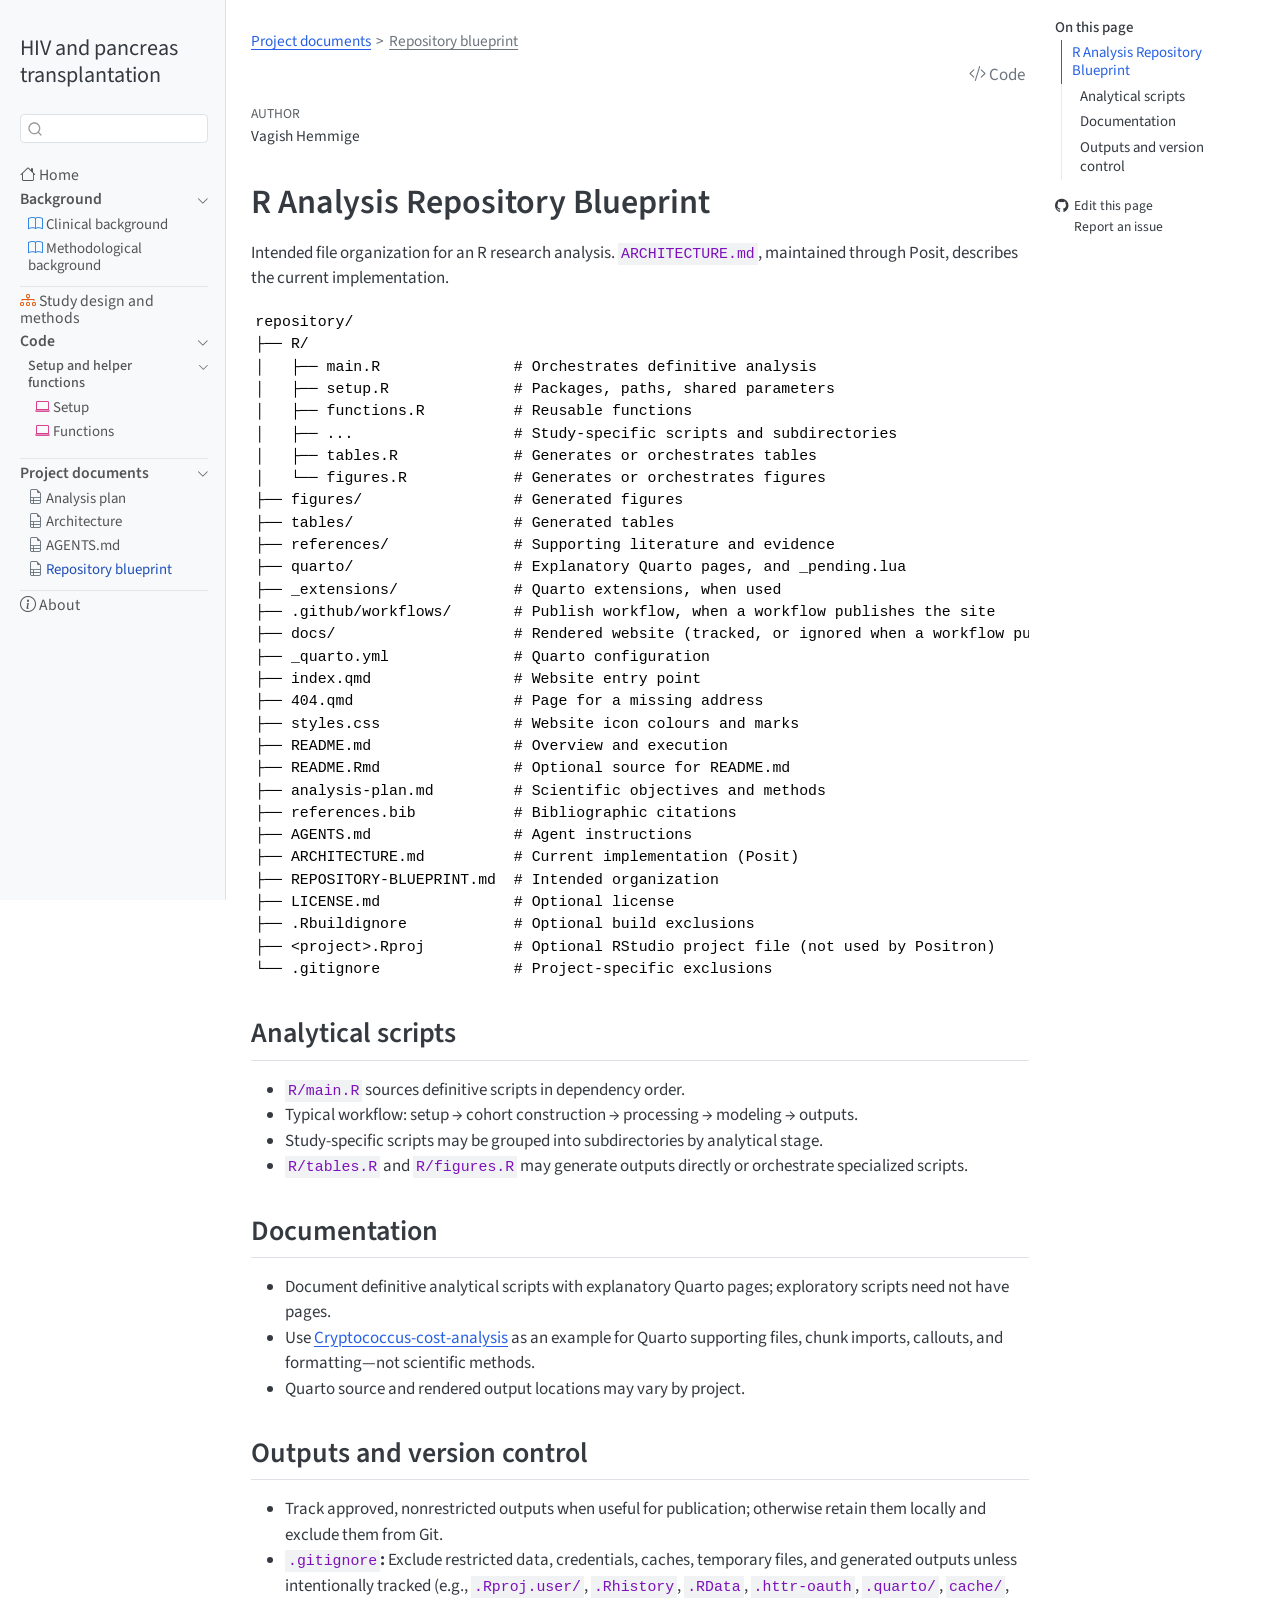
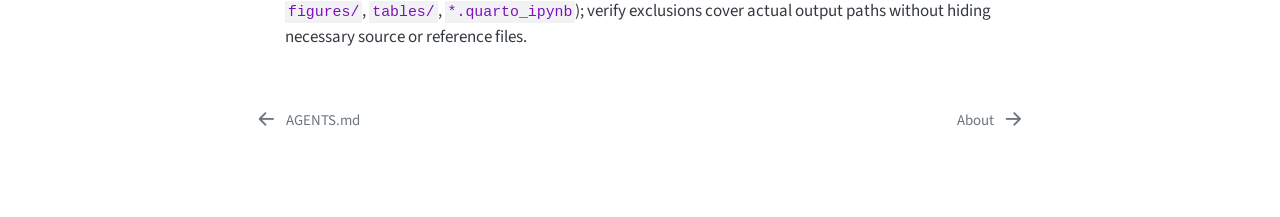
<file: quarto/repository-blueprint.html>
<!DOCTYPE html>
<html xmlns="http://www.w3.org/1999/xhtml" lang="en" xml:lang="en"><head>

<meta charset="utf-8">
<meta name="generator" content="quarto-1.11.9">

<meta name="viewport" content="width=device-width, initial-scale=1.0, user-scalable=yes">

<meta name="author" content="Vagish Hemmige">

<title>Repository blueprint – HIV and pancreas transplantation</title>
<style>
/* Default styles provided by pandoc.
** See https://pandoc.org/MANUAL.html#variables-for-html for config info.
*/
span.smallcaps{font-variant: small-caps;}
div.columns{display: flex; gap: 1.5em;}
div.column{flex: auto;}
@media screen {
div.columns{gap: min(4vw, 1.5em);}
div.column{overflow-x: auto;}
}
div.hanging-indent{margin-left: 1.5em; text-indent: -1.5em;}
ul.task-list{list-style: none;}
ul.task-list li input[type="checkbox"] {
  width: 0.8em;
  margin: 0 0.8em 0.2em -1em; /* quarto-specific, see https://github.com/quarto-dev/quarto-cli/issues/4556 */ 
  vertical-align: middle;
}
/* CSS for syntax highlighting */
html { -webkit-text-size-adjust: 100%; }
pre > code.sourceCode { white-space: pre; position: relative; }
pre > code.sourceCode > span { display: inline-block; line-height: 1.25; }
pre > code.sourceCode > span:empty { height: 1.2em; }
.sourceCode { overflow: visible; }
code.sourceCode > span { color: inherit; text-decoration: inherit; }
div.sourceCode { margin: 1em 0; }
pre.sourceCode { margin: 0; }
@media screen {
div.sourceCode { overflow: auto; }
}
@media print {
pre > code.sourceCode { white-space: pre-wrap; }
pre > code.sourceCode > span { text-indent: -5em; padding-left: 5em; }
}
pre.numberSource code
  { counter-reset: source-line 0; }
pre.numberSource code > span
  { position: relative; left: -4em; counter-increment: source-line; }
pre.numberSource code > span > a:first-child::before
  { content: counter(source-line);
    position: relative; left: -1em; text-align: right; vertical-align: baseline;
    border: none; display: inline-block;
    -webkit-touch-callout: none; -webkit-user-select: none;
    -khtml-user-select: none; -moz-user-select: none;
    -ms-user-select: none; user-select: none;
    padding: 0 4px; width: 4em;
  }
pre.numberSource { margin-left: 3em;  padding-left: 4px; }
div.sourceCode
  {   }
@media screen {
pre > code.sourceCode > span > a:first-child::before { text-decoration: underline; }
}
</style>


<script src="../site_libs/quarto-nav/quarto-nav.js"></script>
<script src="../site_libs/quarto-nav/headroom.min.js"></script>
<script src="../site_libs/clipboard/clipboard.min.js"></script>
<script src="../site_libs/quarto-search/autocomplete.umd.js"></script>
<script src="../site_libs/quarto-search/fuse.min.js"></script>
<script src="../site_libs/quarto-search/quarto-search.js"></script>
<meta name="quarto:offset" content="../">
<link href="../quarto/about.html" rel="next">
<link href="../quarto/agents.html" rel="prev">
<script src="../site_libs/quarto-html/quarto.js" type="module"></script>
<script src="../site_libs/quarto-html/tabsets/tabsets.js" type="module"></script>
<script src="../site_libs/quarto-html/scrollable-regions/scrollable-regions.js" type="module"></script>
<script src="../site_libs/quarto-html/popper.min.js"></script>
<script src="../site_libs/quarto-html/tippy.umd.min.js"></script>
<script src="../site_libs/quarto-html/anchor.min.js"></script>
<link href="../site_libs/quarto-html/tippy.css" rel="stylesheet">
<link href="../site_libs/quarto-html/quarto-syntax-highlighting-63b5708e65d6cd79cd7618c58d0c21e7.css" rel="stylesheet" id="quarto-text-highlighting-styles">
<script src="../site_libs/bootstrap/bootstrap.min.js"></script>
<link href="../site_libs/bootstrap/bootstrap-icons.css" rel="stylesheet">
<link href="../site_libs/bootstrap/bootstrap-7881209bc2a9289d3bb75d0acd3c394d.min.css" rel="stylesheet" append-hash="true" id="quarto-bootstrap" data-mode="light">
<script id="quarto-search-options" type="application/json">{
  "location": "sidebar",
  "copy-button": false,
  "collapse-after": 3,
  "panel-placement": "start",
  "type": "textbox",
  "limit": 50,
  "keyboard-shortcut": [
    "f",
    "/",
    "s"
  ],
  "show-item-context": false,
  "language": {
    "search-no-results-text": "No results",
    "search-matching-documents-text": "matching documents",
    "search-copy-link-title": "Copy link to search",
    "search-hide-matches-text": "Hide additional matches",
    "search-more-match-text": "more match in this document",
    "search-more-matches-text": "more matches in this document",
    "search-clear-button-title": "Clear",
    "search-text-placeholder": "",
    "search-detached-cancel-button-title": "Cancel",
    "search-submit-button-title": "Submit",
    "search-label": "Search"
  }
}</script>
<style>
div.callout-Pending.callout {
  border-left-color: #f0c400;
}
div.callout-Pending.callout-style-default > .callout-header {
  background-color: rgba(240, 196, 0, 0.13);
}
div.callout-Pending .callout-toggle::before {  background-image: url('data:image/svg+xml,<svg xmlns="http://www.w3.org/2000/svg" width="16" height="16" fill="rgb(33, 37, 41)" class="bi bi-chevron-down" viewBox="0 0 16 16"><path fill-rule="evenodd" d="M1.646 4.646a.5.5 0 0 1 .708 0L8 10.293l5.646-5.647a.5.5 0 0 1 .708.708l-6 6a.5.5 0 0 1-.708 0l-6-6a.5.5 0 0 1 0-.708z"/></svg>');}
div.callout-Pending.callout-style-default .callout-icon::before, div.callout-Pending.callout-titled .callout-icon::before {
  content: '⏳';
  background-image: none;
}
div.callout-Rcode.callout {
  border-left-color: #d63384;
}
div.callout-Rcode.callout-style-default > .callout-header {
  background-color: rgba(214, 51, 132, 0.13);
}
div.callout-Rcode .callout-toggle::before {  background-image: url('data:image/svg+xml,<svg xmlns="http://www.w3.org/2000/svg" width="16" height="16" fill="rgb(33, 37, 41)" class="bi bi-chevron-down" viewBox="0 0 16 16"><path fill-rule="evenodd" d="M1.646 4.646a.5.5 0 0 1 .708 0L8 10.293l5.646-5.647a.5.5 0 0 1 .708.708l-6 6a.5.5 0 0 1-.708 0l-6-6a.5.5 0 0 1 0-.708z"/></svg>');}
div.callout-Rcode.callout-style-default .callout-icon::before, div.callout-Rcode.callout-titled .callout-icon::before {
  content: '💻';
  background-image: none;
}
div.callout-Results.callout {
  border-left-color: #198754;
}
div.callout-Results.callout-style-default > .callout-header {
  background-color: rgba(25, 135, 84, 0.13);
}
div.callout-Results .callout-toggle::before {  background-image: url('data:image/svg+xml,<svg xmlns="http://www.w3.org/2000/svg" width="16" height="16" fill="rgb(33, 37, 41)" class="bi bi-chevron-down" viewBox="0 0 16 16"><path fill-rule="evenodd" d="M1.646 4.646a.5.5 0 0 1 .708 0L8 10.293l5.646-5.647a.5.5 0 0 1 .708.708l-6 6a.5.5 0 0 1-.708 0l-6-6a.5.5 0 0 1 0-.708z"/></svg>');}
div.callout-Results.callout-style-default .callout-icon::before, div.callout-Results.callout-titled .callout-icon::before {
  content: '📊';
  background-image: none;
}
</style>


<link rel="stylesheet" href="../styles.css">
</head>

<body class="nav-sidebar docked quarto-light"><a id="quarto-skip-link" class="visually-hidden-focusable" href="#quarto-document-content">Skip to main content</a>

<div id="quarto-search-results"></div>
  <header id="quarto-header" class="headroom fixed-top">
  <nav class="quarto-secondary-nav" aria-label="Toolbar">
    <div class="container-fluid d-flex">
      <button type="button" class="quarto-btn-toggle btn" data-bs-toggle="collapse" role="button" data-bs-target=".quarto-sidebar-collapse-item" aria-controls="quarto-sidebar" aria-expanded="false" aria-label="Toggle sidebar navigation" onclick="if (window.quartoToggleHeadroom) { window.quartoToggleHeadroom(); }">
        <i class="bi bi-layout-text-sidebar-reverse"></i>
      </button>
        <nav class="quarto-page-breadcrumbs" aria-label="Breadcrumbs"><ol class="breadcrumb"><li class="breadcrumb-item"><a href="../quarto/analysis-plan.html">Project documents</a></li><li class="breadcrumb-item"><a href="../quarto/repository-blueprint.html">Repository blueprint</a></li></ol></nav>
        <a class="flex-grow-1" data-bs-toggle="collapse" data-bs-target=".quarto-sidebar-collapse-item" onclick="if (window.quartoToggleHeadroom) { window.quartoToggleHeadroom(); }">      
        </a>
      <button type="button" class="btn quarto-search-button" aria-label="Search" onclick="window.quartoOpenSearch();">
        <i class="bi bi-search"></i>
      </button>
    </div>
  </nav>
</header>
<!-- content -->
<div id="quarto-content" class="quarto-container page-columns page-rows-contents page-layout-full">
<!-- sidebar -->
  <nav id="quarto-sidebar" class="sidebar collapse collapse-horizontal quarto-sidebar-collapse-item sidebar-navigation docked overflow-auto" aria-label="Site">
    <div class="pt-lg-2 mt-2 text-left sidebar-header">
    <div class="sidebar-title mb-0 py-0">
      <a href="../">HIV and pancreas transplantation</a> 
    </div>
      </div>
        <div class="mt-2 flex-shrink-0 align-items-center">
        <div class="sidebar-search">
        <div id="quarto-search" class="" title="Search"></div>
        </div>
        </div>
    <div class="sidebar-menu-container"> 
    <ul class="list-unstyled mt-1">
        <li class="sidebar-item">
  <div class="sidebar-item-container"> 
  <a href="../index.html" class="sidebar-item-text sidebar-link"><i class="bi bi-house" role="img">
</i> 
 <span class="menu-text">Home</span></a>
  </div>
</li>
        <li class="sidebar-item sidebar-item-section">
      <div class="sidebar-item-container"> 
            <button type="button" class="sidebar-item-text sidebar-item-toggle sidebar-link text-start" data-bs-toggle="collapse" data-bs-target="#quarto-sidebar-section-1" aria-controls="quarto-sidebar-section-1" aria-expanded="true">
 <span class="menu-text" id="quarto-sidebar-section-1-label">Background</span><i class="bi bi-chevron-right" aria-hidden="true"></i></button>
      </div>
      <ul id="quarto-sidebar-section-1" aria-labelledby="quarto-sidebar-section-1-label" class="collapse list-unstyled sidebar-section depth1 show">  
          <li class="sidebar-item">
  <div class="sidebar-item-container"> 
  <a href="../quarto/background.html" class="sidebar-item-text sidebar-link"><i class="bi bi-book" role="img">
</i> 
 <span class="menu-text">Clinical background</span></a>
  </div>
</li>
          <li class="sidebar-item">
  <div class="sidebar-item-container"> 
  <a href="../quarto/methodological_background.html" class="sidebar-item-text sidebar-link"><i class="bi bi-book" role="img">
</i> 
 <span class="menu-text">Methodological background</span></a>
  </div>
</li>
      </ul>
  </li>
        <li class="sidebar-item">
  <div class="sidebar-item-container"> 
  <a href="../quarto/study_methods.html" class="sidebar-item-text sidebar-link"><i class="bi bi-diagram-3" role="img">
</i> 
 <span class="menu-text">Study design and methods</span></a>
  </div>
</li>
        <li class="sidebar-item sidebar-item-section">
      <div class="sidebar-item-container"> 
            <button type="button" class="sidebar-item-text sidebar-item-toggle sidebar-link text-start" data-bs-toggle="collapse" data-bs-target="#quarto-sidebar-section-2" aria-controls="quarto-sidebar-section-2" aria-expanded="true">
 <span class="menu-text" id="quarto-sidebar-section-2-label">Code</span><i class="bi bi-chevron-right" aria-hidden="true"></i></button>
      </div>
      <ul id="quarto-sidebar-section-2" aria-labelledby="quarto-sidebar-section-2-label" class="collapse list-unstyled sidebar-section depth1 show">  
          <li class="sidebar-item sidebar-item-section">
      <div class="sidebar-item-container"> 
            <button type="button" class="sidebar-item-text sidebar-item-toggle sidebar-link text-start" data-bs-toggle="collapse" data-bs-target="#quarto-sidebar-section-3" aria-controls="quarto-sidebar-section-3" aria-expanded="true">
 <span class="menu-text" id="quarto-sidebar-section-3-label">Setup and helper functions</span><i class="bi bi-chevron-right" aria-hidden="true"></i></button>
      </div>
      <ul id="quarto-sidebar-section-3" aria-labelledby="quarto-sidebar-section-3-label" class="collapse list-unstyled sidebar-section depth2 show">  
          <li class="sidebar-item">
  <div class="sidebar-item-container"> 
  <a href="../quarto/setup.html" class="sidebar-item-text sidebar-link"><i class="bi bi-laptop" role="img">
</i> 
 <span class="menu-text">Setup</span></a>
  </div>
</li>
          <li class="sidebar-item">
  <div class="sidebar-item-container"> 
  <a href="../quarto/functions.html" class="sidebar-item-text sidebar-link"><i class="bi bi-laptop" role="img">
</i> 
 <span class="menu-text">Functions</span></a>
  </div>
</li>
      </ul>
  </li>
      </ul>
  </li>
        <li class="sidebar-item sidebar-item-section">
      <div class="sidebar-item-container"> 
            <button type="button" class="sidebar-item-text sidebar-item-toggle sidebar-link text-start" data-bs-toggle="collapse" data-bs-target="#quarto-sidebar-section-4" aria-controls="quarto-sidebar-section-4" aria-expanded="true">
 <span class="menu-text" id="quarto-sidebar-section-4-label">Project documents</span><i class="bi bi-chevron-right" aria-hidden="true"></i></button>
      </div>
      <ul id="quarto-sidebar-section-4" aria-labelledby="quarto-sidebar-section-4-label" class="collapse list-unstyled sidebar-section depth1 show">  
          <li class="sidebar-item">
  <div class="sidebar-item-container"> 
  <a href="../quarto/analysis-plan.html" class="sidebar-item-text sidebar-link"><i class="bi bi-file-earmark-ruled" role="img">
</i> 
 <span class="menu-text">Analysis plan</span></a>
  </div>
</li>
          <li class="sidebar-item">
  <div class="sidebar-item-container"> 
  <a href="../quarto/architecture.html" class="sidebar-item-text sidebar-link"><i class="bi bi-file-earmark-ruled" role="img">
</i> 
 <span class="menu-text">Architecture</span></a>
  </div>
</li>
          <li class="sidebar-item">
  <div class="sidebar-item-container"> 
  <a href="../quarto/agents.html" class="sidebar-item-text sidebar-link"><i class="bi bi-file-earmark-ruled" role="img">
</i> 
 <span class="menu-text">AGENTS.md</span></a>
  </div>
</li>
          <li class="sidebar-item">
  <div class="sidebar-item-container"> 
  <a href="../quarto/repository-blueprint.html" class="sidebar-item-text sidebar-link active"><i class="bi bi-file-earmark-ruled" role="img">
</i> 
 <span class="menu-text">Repository blueprint</span></a>
  </div>
</li>
      </ul>
  </li>
        <li class="sidebar-item">
  <div class="sidebar-item-container"> 
  <a href="../quarto/about.html" class="sidebar-item-text sidebar-link"><i class="bi bi-info-circle" role="img">
</i> 
 <span class="menu-text">About</span></a>
  </div>
</li>
    </ul>
    </div>
</nav>
<div id="quarto-sidebar-glass" class="quarto-sidebar-collapse-item" data-bs-toggle="collapse" data-bs-target=".quarto-sidebar-collapse-item"></div>
<!-- margin-sidebar -->
    <div id="quarto-margin-sidebar" class="sidebar margin-sidebar">
        <nav id="TOC" role="doc-toc" aria-labelledby="toc-title" class="toc-active">
    <h2 id="toc-title">On this page</h2>
   
  <ul>
  <li><a href="#r-analysis-repository-blueprint" id="toc-r-analysis-repository-blueprint" class="nav-link active" data-scroll-target="#r-analysis-repository-blueprint">R Analysis Repository Blueprint</a>
  <ul class="collapse">
  <li><a href="#analytical-scripts" id="toc-analytical-scripts" class="nav-link" data-scroll-target="#analytical-scripts">Analytical scripts</a></li>
  <li><a href="#documentation" id="toc-documentation" class="nav-link" data-scroll-target="#documentation">Documentation</a></li>
  <li><a href="#outputs-and-version-control" id="toc-outputs-and-version-control" class="nav-link" data-scroll-target="#outputs-and-version-control">Outputs and version control</a></li>
  </ul></li>
  </ul>
<div class="toc-actions"><ul><li><a href="https://github.com/VagishHemmige/HIV-pancreas-2024-srtr/edit/main/quarto/repository-blueprint.qmd" class="toc-action"><i class="bi bi-github"></i>Edit this page</a></li><li><a href="https://github.com/VagishHemmige/HIV-pancreas-2024-srtr/issues/new" class="toc-action"><i class="bi empty"></i>Report an issue</a></li></ul></div></nav>
    </div>
<!-- main -->
<main class="content column-body" id="quarto-document-content" tabindex="-1"><div class="quarto-title-block"><nav class="quarto-page-breadcrumbs quarto-title-breadcrumbs d-none d-lg-block" aria-label="Breadcrumbs"><ol class="breadcrumb"><li class="breadcrumb-item"><a href="../quarto/analysis-plan.html">Project documents</a></li><li class="breadcrumb-item"><a href="../quarto/repository-blueprint.html">Repository blueprint</a></li></ol></nav><div class="quarto-title-tools-only"><h1></h1><button type="button" class="btn code-tools-button" id="quarto-code-tools-source"><i class="bi"></i> Code</button></div></div>

<header id="title-block-header" class="quarto-title-block default">
<div class="quarto-title">
</div>



<div class="quarto-title-meta column-body">

    <div>
    <div class="quarto-title-meta-heading">Author</div>
    <div class="quarto-title-meta-contents">
             <p>Vagish Hemmige </p>
          </div>
  </div>
    
  
    
  </div>
  


</header>


<!--
This page only shows REPOSITORY-BLUEPRINT.md from the repository root, which is the one source:
edit that file, not this page. Its first heading is the page title.
-->
<section id="r-analysis-repository-blueprint" class="level1">
<h1>R Analysis Repository Blueprint</h1>
<p>Intended file organization for an R research analysis. <code>ARCHITECTURE.md</code>, maintained through Posit, describes the current implementation.</p>
<pre class="text"><code>repository/
├── R/
│   ├── main.R               # Orchestrates definitive analysis
│   ├── setup.R              # Packages, paths, shared parameters
│   ├── functions.R          # Reusable functions
│   ├── ...                  # Study-specific scripts and subdirectories
│   ├── tables.R             # Generates or orchestrates tables
│   └── figures.R            # Generates or orchestrates figures
├── figures/                 # Generated figures
├── tables/                  # Generated tables
├── references/              # Supporting literature and evidence
├── quarto/                  # Explanatory Quarto pages, and _pending.lua
├── _extensions/             # Quarto extensions, when used
├── .github/workflows/       # Publish workflow, when a workflow publishes the site
├── docs/                    # Rendered website (tracked, or ignored when a workflow publishes it)
├── _quarto.yml              # Quarto configuration
├── index.qmd                # Website entry point
├── 404.qmd                  # Page for a missing address
├── styles.css               # Website icon colours and marks
├── README.md                # Overview and execution
├── README.Rmd               # Optional source for README.md
├── analysis-plan.md         # Scientific objectives and methods
├── references.bib           # Bibliographic citations
├── AGENTS.md                # Agent instructions
├── ARCHITECTURE.md          # Current implementation (Posit)
├── REPOSITORY-BLUEPRINT.md  # Intended organization
├── LICENSE.md               # Optional license
├── .Rbuildignore            # Optional build exclusions
├── &lt;project&gt;.Rproj          # Optional RStudio project file (not used by Positron)
└── .gitignore               # Project-specific exclusions</code></pre>
<section id="analytical-scripts" class="level2">
<h2 class="anchored" data-anchor-id="analytical-scripts">Analytical scripts</h2>
<ul>
<li><code>R/main.R</code> sources definitive scripts in dependency order.</li>
<li>Typical workflow: setup → cohort construction → processing → modeling → outputs.</li>
<li>Study-specific scripts may be grouped into subdirectories by analytical stage.</li>
<li><code>R/tables.R</code> and <code>R/figures.R</code> may generate outputs directly or orchestrate specialized scripts.</li>
</ul>
</section>
<section id="documentation" class="level2">
<h2 class="anchored" data-anchor-id="documentation">Documentation</h2>
<ul>
<li>Document definitive analytical scripts with explanatory Quarto pages; exploratory scripts need not have pages.</li>
<li>Use <a href="https://github.com/VagishHemmige/Cryptococcus-cost-analysis">Cryptococcus-cost-analysis</a> as an example for Quarto supporting files, chunk imports, callouts, and formatting—not scientific methods.</li>
<li>Quarto source and rendered output locations may vary by project.</li>
</ul>
</section>
<section id="outputs-and-version-control" class="level2">
<h2 class="anchored" data-anchor-id="outputs-and-version-control">Outputs and version control</h2>
<ul>
<li>Track approved, nonrestricted outputs when useful for publication; otherwise retain them locally and exclude them from Git.</li>
<li><strong><code>.gitignore</code>:</strong> Exclude restricted data, credentials, caches, temporary files, and generated outputs unless intentionally tracked (e.g., <code>.Rproj.user/</code>, <code>.Rhistory</code>, <code>.RData</code>, <code>.httr-oauth</code>, <code>.quarto/</code>, <code>cache/</code>, <code>figures/</code>, <code>tables/</code>, <code>*.quarto_ipynb</code>); verify exclusions cover actual output paths without hiding necessary source or reference files.</li>
</ul>


<!-- -->

</section>
</section>

</main> <!-- /main -->
<script id="quarto-html-after-body" type="application/javascript">
  window.document.addEventListener("DOMContentLoaded", function (event) {
    const icon = "";
    const anchorJS = new window.AnchorJS();
    anchorJS.options = {
      placement: 'right',
      icon: icon
    };
    anchorJS.add('.anchored');
    const isCodeAnnotation = (el) => {
      for (const clz of el.classList) {
        if (clz.startsWith('code-annotation-')) {                     
          return true;
        }
      }
      return false;
    }
    const onCopySuccess = function(e) {
      // button target
      const button = e.trigger;
      // don't keep focus
      button.blur();
      // flash "checked"
      button.classList.add('code-copy-button-checked');
      var currentTitle = button.getAttribute("title");
      button.setAttribute("title", "Copied!");
      let tooltip;
      if (window.bootstrap) {
        button.setAttribute("data-bs-toggle", "tooltip");
        button.setAttribute("data-bs-placement", "left");
        button.setAttribute("data-bs-title", "Copied!");
        tooltip = new bootstrap.Tooltip(button, 
          { trigger: "manual", 
            customClass: "code-copy-button-tooltip",
            offset: [0, -8]});
        tooltip.show();    
      }
      setTimeout(function() {
        if (tooltip) {
          tooltip.hide();
          button.removeAttribute("data-bs-title");
          button.removeAttribute("data-bs-toggle");
          button.removeAttribute("data-bs-placement");
        }
        button.setAttribute("title", currentTitle);
        button.classList.remove('code-copy-button-checked');
      }, 1000);
      // clear code selection
      e.clearSelection();
    }
    const getTextToCopy = function(trigger) {
      const outerScaffold = trigger.parentElement.cloneNode(true);
      const codeEl = outerScaffold.querySelector('code');
      for (const childEl of codeEl.children) {
        if (isCodeAnnotation(childEl)) {
          childEl.remove();
        }
      }
      return codeEl.innerText;
    }
    const clipboard = new window.ClipboardJS('.code-copy-button:not([data-in-quarto-modal])', {
      text: getTextToCopy
    });
    clipboard.on('success', onCopySuccess);
    if (window.document.getElementById('quarto-embedded-source-code-modal')) {
      const clipboardModal = new window.ClipboardJS('.code-copy-button[data-in-quarto-modal]', {
        text: getTextToCopy,
        container: window.document.getElementById('quarto-embedded-source-code-modal')
      });
      clipboardModal.on('success', onCopySuccess);
    }
    const viewSource = window.document.getElementById('quarto-view-source') ||
                       window.document.getElementById('quarto-code-tools-source');
    if (viewSource) {
      const sourceUrl = viewSource.getAttribute("data-quarto-source-url");
      viewSource.addEventListener("click", function(e) {
        if (sourceUrl) {
          // rstudio viewer pane
          if (/\bcapabilities=\b/.test(window.location)) {
            window.open(sourceUrl);
          } else {
            window.location.href = sourceUrl;
          }
        } else {
          const modal = new bootstrap.Modal(document.getElementById('quarto-embedded-source-code-modal'));
          modal.show();
        }
        return false;
      });
    }
    function toggleCodeHandler(show) {
      return function(e) {
        const cellDetails = window.document.querySelectorAll(".cell details.code-fold");
        for (let i=0; i<cellDetails.length; i++) {
          const details = cellDetails[i];
          if (show) {
            details.open = true;
          } else {
            details.removeAttribute("open");
          }
        }
        const cellCodeDivs = window.document.querySelectorAll(".cell div.sourceCode.cell-code");
        const fromCls = show ? "hidden" : "unhidden";
        const toCls = show ? "unhidden" : "hidden";
        for (let i=0; i<cellCodeDivs.length; i++) {
          const codeDiv = cellCodeDivs[i];
          if (codeDiv.classList.contains(fromCls)) {
            codeDiv.classList.remove(fromCls);
            codeDiv.classList.add(toCls);
          } 
        }
        return false;
      }
    }
    const hideAllCode = window.document.getElementById("quarto-hide-all-code");
    if (hideAllCode) {
      hideAllCode.addEventListener("click", toggleCodeHandler(false));
    }
    const showAllCode = window.document.getElementById("quarto-show-all-code");
    if (showAllCode) {
      showAllCode.addEventListener("click", toggleCodeHandler(true));
    }
      var localhostRegex = new RegExp(/^(?:http|https):\/\/localhost\:?[0-9]*\//);
      var mailtoRegex = new RegExp(/^mailto:/);
        var filterRegex = new RegExp("https:\/\/vagishhemmige\.github\.io\/HIV-pancreas-2024-srtr");
      var isInternal = (href) => {
          return filterRegex.test(href) || localhostRegex.test(href) || mailtoRegex.test(href);
      }
      // Inspect non-navigation links and adorn them if external
      window.quartoDecorateExternalLinks = function (root) {
     var links = (root || window.document).querySelectorAll('a[href]:not(.nav-link):not(.navbar-brand):not(.toc-action):not(.sidebar-link):not(.sidebar-item-toggle):not(.pagination-link):not(.no-external):not([aria-hidden]):not(.dropdown-item):not(.quarto-navigation-tool):not(.about-link)');
      for (var i=0; i<links.length; i++) {
        const link = links[i];
        if (!isInternal(link.href)) {
          // undo the damage that might have been done by quarto-nav.js in the case of
          // links that we want to consider external
          if (link.dataset.originalHref !== undefined) {
            link.href = link.dataset.originalHref;
          }
          if (!link.classList.contains('no-external-icon')) {
          }
        }
      }
      };
      window.quartoDecorateExternalLinks(window.document);
    // Esc closes the popup (WCAG 1.4.13) and focus leaving both trigger and
    // popup closes it (WCAG 2.4.11); tippy handles neither for interactive popups.
    const hideOnEscAndFocusOut = {
      name: 'hideOnEscAndFocusOut',
      defaultValue: true,
      fn(instance) {
        const dismiss = () => {
          // A show scheduled by the trigger delay would otherwise reopen it
          instance.clearDelayTimeouts();
          instance.hide();
        };
        const onKeyDown = (event) => {
          if (event.key !== 'Escape') {
            return;
          }
          // Keep Esc from also reaching page handlers (e.g. reveal.js overview),
          // except an open reveal.js slide menu, which Esc should close too.
          // The menu handles keys only when its keyboard option is on.
          const menuHandlesEsc = window.Reveal?.getPlugin?.('menu')?.isOpen() &&
            window.Reveal.getConfig().menu?.keyboard !== false;
          if (!menuHandlesEsc) {
            event.stopPropagation();
          }
          if (instance.popper.contains(window.document.activeElement)) {
            // Disabled while refocusing so the focus trigger does not reopen it
            instance.disable();
            instance.reference.focus();
            instance.enable();
          }
          dismiss();
        };
        const onFocusOut = (event) => {
          const target = event.relatedTarget;
          if (target && !instance.reference.contains(target) &&
              !instance.popper.contains(target)) {
            dismiss();
          }
        };
        // On the trigger too: a click trigger (code-annotations: select) has no
        // blur handling. Attached for the instance's lifetime so leaving the
        // trigger also cancels a show still pending on the trigger delay.
        instance.reference.addEventListener('focusout', onFocusOut);
        return {
          onShow() {
            window.document.addEventListener('keydown', onKeyDown, true);
            instance.popper.addEventListener('focusout', onFocusOut);
          },
          onHide() {
            window.document.removeEventListener('keydown', onKeyDown, true);
            instance.popper.removeEventListener('focusout', onFocusOut);
          },
          onDestroy() {
            instance.reference.removeEventListener('focusout', onFocusOut);
          },
        };
      },
    };
    function tippyHover(el, contentFn, onTriggerFn, onUntriggerFn) {
      const config = {
        allowHTML: true,
        maxWidth: 500,
        delay: 100,
        arrow: false,
        appendTo: function(el) {
            return el.parentElement;
        },
        interactive: true,
        interactiveBorder: 10,
        theme: 'quarto',
        placement: 'bottom-start',
        plugins: [hideOnEscAndFocusOut],
      };
      if (contentFn) {
        config.content = contentFn;
      }
      if (onTriggerFn) {
        config.onTrigger = onTriggerFn;
      }
      if (onUntriggerFn) {
        config.onUntrigger = onUntriggerFn;
      }
      window.tippy(el, config); 
    }
    const noterefs = window.document.querySelectorAll('a[role="doc-noteref"]');
    for (var i=0; i<noterefs.length; i++) {
      const ref = noterefs[i];
      tippyHover(ref, function() {
        // use id or data attribute instead here
        let href = ref.getAttribute('data-footnote-href') || ref.getAttribute('href');
        try { href = new URL(href).hash; } catch {}
        const id = href.replace(/^#\/?/, "");
        const note = window.document.getElementById(id);
        if (note) {
          return note.innerHTML;
        } else {
          return "";
        }
      });
    }
    const xrefs = window.document.querySelectorAll('a.quarto-xref');
    const processXRef = (id, note) => {
      // Strip column container classes
      const stripColumnClz = (el) => {
        el.classList.remove("page-full", "page-columns");
        if (el.children) {
          for (const child of el.children) {
            stripColumnClz(child);
          }
        }
      }
      stripColumnClz(note)
      if (id === null || id.startsWith('sec-')) {
        // Special case sections, only their first couple elements
        const container = document.createElement("div");
        if (note.children && note.children.length > 2) {
          container.appendChild(note.children[0].cloneNode(true));
          for (let i = 1; i < note.children.length; i++) {
            const child = note.children[i];
            if (child.tagName === "P" && child.innerText === "") {
              continue;
            } else {
              container.appendChild(child.cloneNode(true));
              break;
            }
          }
          if (window.Quarto?.typesetMath) {
            window.Quarto.typesetMath(container);
          }
          return container.innerHTML
        } else {
          if (window.Quarto?.typesetMath) {
            window.Quarto.typesetMath(note);
          }
          return note.innerHTML;
        }
      } else {
        // Remove any anchor links if they are present
        const anchorLink = note.querySelector('a.anchorjs-link');
        if (anchorLink) {
          anchorLink.remove();
        }
        if (window.Quarto?.typesetMath) {
          window.Quarto.typesetMath(note);
        }
        if (note.classList.contains("callout")) {
          return note.outerHTML;
        } else {
          return note.innerHTML;
        }
      }
    }
    for (var i=0; i<xrefs.length; i++) {
      const xref = xrefs[i];
      tippyHover(xref, undefined, function(instance) {
        instance.disable();
        let url = xref.getAttribute('href');
        let hash = undefined; 
        if (url.startsWith('#')) {
          hash = url;
        } else {
          try { hash = new URL(url).hash; } catch {}
        }
        if (hash) {
          const id = hash.replace(/^#\/?/, "");
          const note = window.document.getElementById(id);
          if (note !== null) {
            try {
              const html = processXRef(id, note.cloneNode(true));
              instance.setContent(html);
            } finally {
              instance.enable();
              instance.show();
            }
          } else {
            // See if we can fetch this
            fetch(url.split('#')[0])
            .then(res => res.text())
            .then(html => {
              const parser = new DOMParser();
              const htmlDoc = parser.parseFromString(html, "text/html");
              const note = htmlDoc.getElementById(id);
              if (note !== null) {
                const html = processXRef(id, note);
                instance.setContent(html);
              } 
            }).finally(() => {
              instance.enable();
              instance.show();
            });
          }
        } else {
          // See if we can fetch a full url (with no hash to target)
          // This is a special case and we should probably do some content thinning / targeting
          fetch(url)
          .then(res => res.text())
          .then(html => {
            const parser = new DOMParser();
            const htmlDoc = parser.parseFromString(html, "text/html");
            const note = htmlDoc.querySelector('main.content');
            if (note !== null) {
              // This should only happen for chapter cross references
              // (since there is no id in the URL)
              // remove the first header
              if (note.children.length > 0 && note.children[0].tagName === "HEADER") {
                note.children[0].remove();
              }
              const html = processXRef(null, note);
              instance.setContent(html);
            } 
          }).finally(() => {
            instance.enable();
            instance.show();
          });
        }
      }, function(instance) {
      });
    }
        let selectedAnnoteEl;
        const selectorForAnnotation = ( cell, annotation) => {
          let cellAttr = 'data-code-cell="' + cell + '"';
          let lineAttr = 'data-code-annotation="' +  annotation + '"';
          const selector = 'span[' + cellAttr + '][' + lineAttr + ']';
          return selector;
        }
        const selectCodeLines = (annoteEl) => {
          const doc = window.document;
          const targetCell = annoteEl.getAttribute("data-target-cell");
          const targetAnnotation = annoteEl.getAttribute("data-target-annotation");
          const annoteSpan = window.document.querySelector(selectorForAnnotation(targetCell, targetAnnotation));
          const lines = annoteSpan.getAttribute("data-code-lines").split(",");
          const lineIds = lines.map((line) => {
            return targetCell + "-" + line;
          })
          // Each band is positioned against its own containing block, which is
          // not the offsetParent of the lines, so place it from client rects.
          const placeBand = (band, firstEl, lastEl, codeBlock) => {
            const container = band.offsetParent;
            if (container === null) {
              return;
            }
            const containerRect = container.getBoundingClientRect();
            // Reveal.js scales slides with a transform, so convert client
            // pixels back to the CSS pixels of the container.
            const scale = containerRect.height / container.offsetHeight || 1;
            const firstRect = firstEl.getBoundingClientRect();
            const lastRect = lastEl.getBoundingClientRect();
            const top = (firstRect.top - containerRect.top) / scale - container.clientTop + container.scrollTop;
            const height = (lastRect.bottom - firstRect.top) / scale;
            band.style.top = top - 2 + "px";
            band.style.height = height + 4 + "px";
            if (codeBlock) {
              // Without the copy button wrapper, the containing block is wider
              // than the code block, so span the code block explicitly.
              const blockRect = codeBlock.getBoundingClientRect();
              band.style.left = (blockRect.left - containerRect.left) / scale - container.clientLeft + container.scrollLeft + "px";
              band.style.width = blockRect.width / scale + "px";
            }
          };
          if (lineIds.length > 0) {
            const el = window.document.getElementById(lineIds[0]);
            const lastEl = window.document.getElementById(lineIds[lineIds.length - 1]);
            const parent = el.parentElement.parentElement;
            // cook up a div (if necessary) and position it
            let div = window.document.getElementById("code-annotation-line-highlight");
            if (div === null) {
              div = window.document.createElement("div");
              div.setAttribute("id", "code-annotation-line-highlight");
              div.style.position = 'absolute';
              parent.appendChild(div);
            }
            placeBand(div, el, lastEl, parent.closest("div.sourceCode") || parent);
            let gutterDiv = window.document.getElementById("code-annotation-line-highlight-gutter");
            if (gutterDiv === null) {
              gutterDiv = window.document.createElement("div");
              gutterDiv.setAttribute("id", "code-annotation-line-highlight-gutter");
              gutterDiv.style.position = 'absolute';
              const codeCell = window.document.getElementById(targetCell);
              const gutter = codeCell.querySelector('.code-annotation-gutter');
              gutter.appendChild(gutterDiv);
            }
            placeBand(gutterDiv, el, lastEl);
            selectedAnnoteEl = annoteEl;
          }
        };
        const unselectCodeLines = () => {
          const elementsIds = ["code-annotation-line-highlight", "code-annotation-line-highlight-gutter"];
          elementsIds.forEach((elId) => {
            const div = window.document.getElementById(elId);
            if (div) {
              div.remove();
            }
          });
          selectedAnnoteEl = undefined;
        };
          // Handle positioning of the toggle
      window.addEventListener(
        "resize",
        throttle(() => {
          elRect = undefined;
          if (selectedAnnoteEl) {
            selectCodeLines(selectedAnnoteEl);
          }
        }, 10)
      );
      function throttle(fn, ms) {
      let throttle = false;
      let timer;
        return (...args) => {
          if(!throttle) { // first call gets through
              fn.apply(this, args);
              throttle = true;
          } else { // all the others get throttled
              if(timer) clearTimeout(timer); // cancel #2
              timer = setTimeout(() => {
                fn.apply(this, args);
                timer = throttle = false;
              }, ms);
          }
        };
      }
        // Attach click handler to the DT
        const annoteDls = window.document.querySelectorAll('dt[data-target-cell]');
        for (const annoteDlNode of annoteDls) {
          annoteDlNode.addEventListener('click', (event) => {
            const clickedEl = event.target;
            if (clickedEl !== selectedAnnoteEl) {
              unselectCodeLines();
              const activeEl = window.document.querySelector('dt[data-target-cell].code-annotation-active');
              if (activeEl) {
                activeEl.classList.remove('code-annotation-active');
              }
              selectCodeLines(clickedEl);
              clickedEl.classList.add('code-annotation-active');
            } else {
              // Unselect the line
              unselectCodeLines();
              clickedEl.classList.remove('code-annotation-active');
            }
          });
        }
    const findCites = (el) => {
      const parentEl = el.parentElement;
      if (parentEl) {
        const cites = parentEl.dataset.cites;
        if (cites) {
          return {
            el,
            cites: cites.split(' ')
          };
        } else {
          return findCites(el.parentElement)
        }
      } else {
        return undefined;
      }
    };
    var bibliorefs = window.document.querySelectorAll('a[role="doc-biblioref"]');
    for (var i=0; i<bibliorefs.length; i++) {
      const ref = bibliorefs[i];
      const citeInfo = findCites(ref);
      if (citeInfo) {
        tippyHover(citeInfo.el, function() {
          var popup = window.document.createElement('div');
          citeInfo.cites.forEach(function(cite) {
            var citeDiv = window.document.createElement('div');
            citeDiv.classList.add('hanging-indent');
            citeDiv.classList.add('csl-entry');
            var biblioDiv = window.document.getElementById('ref-' + cite);
            if (biblioDiv) {
              citeDiv.innerHTML = biblioDiv.innerHTML;
            }
            popup.appendChild(citeDiv);
          });
          return popup.innerHTML;
        });
      }
    }
  });
  </script>
  <script type="application/javascript">
  window.quartoScrollableRegionsLabels = {"code":"Scrollable code","output":"Scrollable output"};
  </script>
<nav class="page-navigation column-body" aria-label="Page">
  <div class="nav-page nav-page-previous">
      <a href="../quarto/agents.html" class="pagination-link" aria-label="AGENTS.md">
        <i class="bi bi-arrow-left-short"></i> <span class="nav-page-text">AGENTS.md</span>
      </a>          
  </div>
  <div class="nav-page nav-page-next">
      <a href="../quarto/about.html" class="pagination-link" aria-label="About">
        <span class="nav-page-text">About</span> <i class="bi bi-arrow-right-short"></i>
      </a>
  </div>
</nav><div class="modal fade" id="quarto-embedded-source-code-modal" tabindex="-1" aria-labelledby="quarto-embedded-source-code-modal-label" aria-hidden="true"><div class="modal-dialog modal-dialog-scrollable"><div class="modal-content"><div class="modal-header"><h5 class="modal-title" id="quarto-embedded-source-code-modal-label">Source Code</h5><button class="btn-close" data-bs-dismiss="modal"></button></div><div class="modal-body"><div class="">
<div class="code-copy-outer-scaffold"><div class="sourceCode" id="cb2" data-shortcodes="false"><pre class="sourceCode markdown code-with-copy"><code class="sourceCode markdown"><span id="cb2-1"><a href="#cb2-1" aria-hidden="true" tabindex="-1"></a><span class="co">---</span></span>
<span id="cb2-2"><a href="#cb2-2" aria-hidden="true" tabindex="-1"></a><span class="an">pagetitle:</span><span class="co"> "Repository blueprint"</span></span>
<span id="cb2-3"><a href="#cb2-3" aria-hidden="true" tabindex="-1"></a><span class="an">format:</span><span class="co"> html</span></span>
<span id="cb2-4"><a href="#cb2-4" aria-hidden="true" tabindex="-1"></a><span class="co">---</span></span>
<span id="cb2-5"><a href="#cb2-5" aria-hidden="true" tabindex="-1"></a></span>
<span id="cb2-6"><a href="#cb2-6" aria-hidden="true" tabindex="-1"></a><span class="co">&lt;!--</span></span>
<span id="cb2-7"><a href="#cb2-7" aria-hidden="true" tabindex="-1"></a><span class="co">This page only shows REPOSITORY-BLUEPRINT.md from the repository root, which is the one source:</span></span>
<span id="cb2-8"><a href="#cb2-8" aria-hidden="true" tabindex="-1"></a><span class="co">edit that file, not this page. Its first heading is the page title.</span></span>
<span id="cb2-9"><a href="#cb2-9" aria-hidden="true" tabindex="-1"></a><span class="co">--&gt;</span></span>
<span id="cb2-10"><a href="#cb2-10" aria-hidden="true" tabindex="-1"></a></span>
<span id="cb2-11"><a href="#cb2-11" aria-hidden="true" tabindex="-1"></a>{{&lt; include ../REPOSITORY-BLUEPRINT.md &gt;}}</span></code></pre></div><button title="Copy to Clipboard" class="code-copy-button" data-in-quarto-modal=""><i class="bi"></i></button></div>
</div></div></div></div></div>
</div> <!-- /content -->




<footer class="footer"><div class="nav-footer"><div class="nav-footer-center"><div class="toc-actions d-sm-block d-md-none"><ul><li><a href="https://github.com/VagishHemmige/HIV-pancreas-2024-srtr/edit/main/quarto/repository-blueprint.qmd" class="toc-action"><i class="bi bi-github"></i>Edit this page</a></li><li><a href="https://github.com/VagishHemmige/HIV-pancreas-2024-srtr/issues/new" class="toc-action"><i class="bi empty"></i>Report an issue</a></li></ul></div></div></div></footer></body></html>
</file>
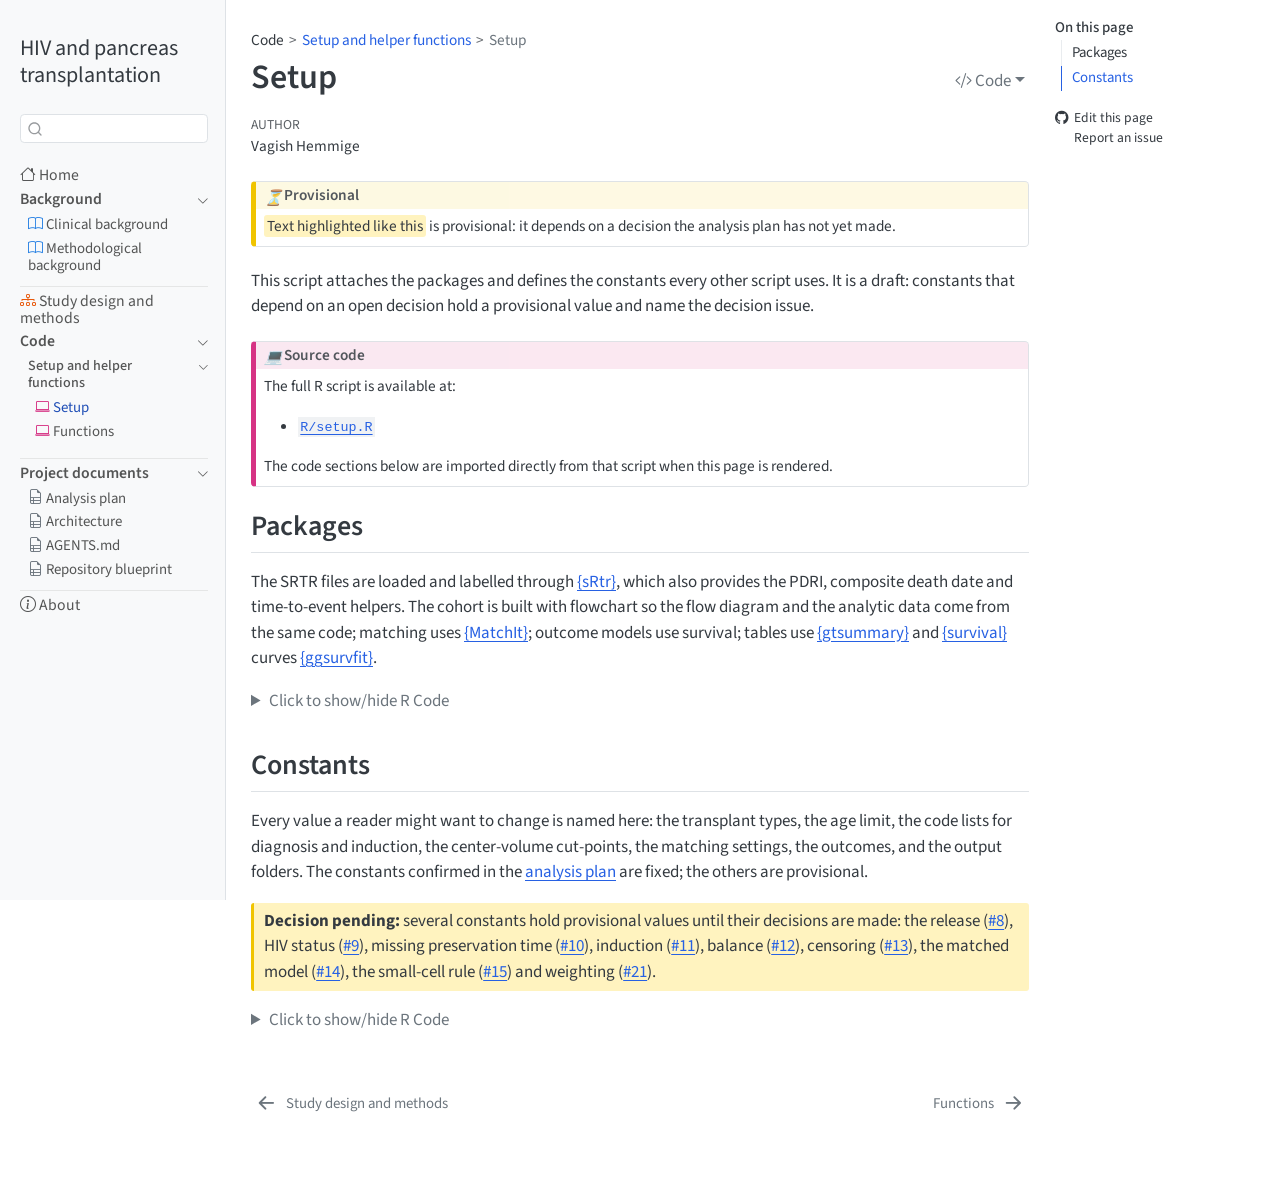
<file: quarto/setup.html>
<!DOCTYPE html>
<html xmlns="http://www.w3.org/1999/xhtml" lang="en" xml:lang="en"><head>

<meta charset="utf-8">
<meta name="generator" content="quarto-1.11.9">

<meta name="viewport" content="width=device-width, initial-scale=1.0, user-scalable=yes">

<meta name="author" content="Vagish Hemmige">

<title>Setup – HIV and pancreas transplantation</title>
<style>
/* Default styles provided by pandoc.
** See https://pandoc.org/MANUAL.html#variables-for-html for config info.
*/
span.smallcaps{font-variant: small-caps;}
div.columns{display: flex; gap: 1.5em;}
div.column{flex: auto;}
@media screen {
div.columns{gap: min(4vw, 1.5em);}
div.column{overflow-x: auto;}
}
div.hanging-indent{margin-left: 1.5em; text-indent: -1.5em;}
ul.task-list{list-style: none;}
ul.task-list li input[type="checkbox"] {
  width: 0.8em;
  margin: 0 0.8em 0.2em -1em; /* quarto-specific, see https://github.com/quarto-dev/quarto-cli/issues/4556 */ 
  vertical-align: middle;
}
/* CSS for syntax highlighting */
html { -webkit-text-size-adjust: 100%; }
pre > code.sourceCode { white-space: pre; position: relative; }
pre > code.sourceCode > span { display: inline-block; line-height: 1.25; }
pre > code.sourceCode > span:empty { height: 1.2em; }
.sourceCode { overflow: visible; }
code.sourceCode > span { color: inherit; text-decoration: inherit; }
div.sourceCode { margin: 1em 0; }
pre.sourceCode { margin: 0; }
@media screen {
div.sourceCode { overflow: auto; }
}
@media print {
pre > code.sourceCode { white-space: pre-wrap; }
pre > code.sourceCode > span { text-indent: -5em; padding-left: 5em; }
}
pre.numberSource code
  { counter-reset: source-line 0; }
pre.numberSource code > span
  { position: relative; left: -4em; counter-increment: source-line; }
pre.numberSource code > span > a:first-child::before
  { content: counter(source-line);
    position: relative; left: -1em; text-align: right; vertical-align: baseline;
    border: none; display: inline-block;
    -webkit-touch-callout: none; -webkit-user-select: none;
    -khtml-user-select: none; -moz-user-select: none;
    -ms-user-select: none; user-select: none;
    padding: 0 4px; width: 4em;
  }
pre.numberSource { margin-left: 3em;  padding-left: 4px; }
div.sourceCode
  {   }
@media screen {
pre > code.sourceCode > span > a:first-child::before { text-decoration: underline; }
}
</style>


<script src="../site_libs/quarto-nav/quarto-nav.js"></script>
<script src="../site_libs/quarto-nav/headroom.min.js"></script>
<script src="../site_libs/clipboard/clipboard.min.js"></script>
<script src="../site_libs/quarto-search/autocomplete.umd.js"></script>
<script src="../site_libs/quarto-search/fuse.min.js"></script>
<script src="../site_libs/quarto-search/quarto-search.js"></script>
<meta name="quarto:offset" content="../">
<link href="../quarto/functions.html" rel="next">
<link href="../quarto/study_methods.html" rel="prev">
<script src="../site_libs/quarto-html/quarto.js" type="module"></script>
<script src="../site_libs/quarto-html/tabsets/tabsets.js" type="module"></script>
<script src="../site_libs/quarto-html/scrollable-regions/scrollable-regions.js" type="module"></script>
<script src="../site_libs/quarto-html/popper.min.js"></script>
<script src="../site_libs/quarto-html/tippy.umd.min.js"></script>
<script src="../site_libs/quarto-html/anchor.min.js"></script>
<link href="../site_libs/quarto-html/tippy.css" rel="stylesheet">
<link href="../site_libs/quarto-html/quarto-syntax-highlighting-63b5708e65d6cd79cd7618c58d0c21e7.css" rel="stylesheet" id="quarto-text-highlighting-styles">
<script src="../site_libs/bootstrap/bootstrap.min.js"></script>
<link href="../site_libs/bootstrap/bootstrap-icons.css" rel="stylesheet">
<link href="../site_libs/bootstrap/bootstrap-7881209bc2a9289d3bb75d0acd3c394d.min.css" rel="stylesheet" append-hash="true" id="quarto-bootstrap" data-mode="light">
<script id="quarto-search-options" type="application/json">{
  "location": "sidebar",
  "copy-button": false,
  "collapse-after": 3,
  "panel-placement": "start",
  "type": "textbox",
  "limit": 50,
  "keyboard-shortcut": [
    "f",
    "/",
    "s"
  ],
  "show-item-context": false,
  "language": {
    "search-no-results-text": "No results",
    "search-matching-documents-text": "matching documents",
    "search-copy-link-title": "Copy link to search",
    "search-hide-matches-text": "Hide additional matches",
    "search-more-match-text": "more match in this document",
    "search-more-matches-text": "more matches in this document",
    "search-clear-button-title": "Clear",
    "search-text-placeholder": "",
    "search-detached-cancel-button-title": "Cancel",
    "search-submit-button-title": "Submit",
    "search-label": "Search"
  }
}</script>
<style>
div.callout-Pending.callout {
  border-left-color: #f0c400;
}
div.callout-Pending.callout-style-default > .callout-header {
  background-color: rgba(240, 196, 0, 0.13);
}
div.callout-Pending .callout-toggle::before {  background-image: url('data:image/svg+xml,<svg xmlns="http://www.w3.org/2000/svg" width="16" height="16" fill="rgb(33, 37, 41)" class="bi bi-chevron-down" viewBox="0 0 16 16"><path fill-rule="evenodd" d="M1.646 4.646a.5.5 0 0 1 .708 0L8 10.293l5.646-5.647a.5.5 0 0 1 .708.708l-6 6a.5.5 0 0 1-.708 0l-6-6a.5.5 0 0 1 0-.708z"/></svg>');}
div.callout-Pending.callout-style-default .callout-icon::before, div.callout-Pending.callout-titled .callout-icon::before {
  content: '⏳';
  background-image: none;
}
div.callout-Rcode.callout {
  border-left-color: #d63384;
}
div.callout-Rcode.callout-style-default > .callout-header {
  background-color: rgba(214, 51, 132, 0.13);
}
div.callout-Rcode .callout-toggle::before {  background-image: url('data:image/svg+xml,<svg xmlns="http://www.w3.org/2000/svg" width="16" height="16" fill="rgb(33, 37, 41)" class="bi bi-chevron-down" viewBox="0 0 16 16"><path fill-rule="evenodd" d="M1.646 4.646a.5.5 0 0 1 .708 0L8 10.293l5.646-5.647a.5.5 0 0 1 .708.708l-6 6a.5.5 0 0 1-.708 0l-6-6a.5.5 0 0 1 0-.708z"/></svg>');}
div.callout-Rcode.callout-style-default .callout-icon::before, div.callout-Rcode.callout-titled .callout-icon::before {
  content: '💻';
  background-image: none;
}
div.callout-Results.callout {
  border-left-color: #198754;
}
div.callout-Results.callout-style-default > .callout-header {
  background-color: rgba(25, 135, 84, 0.13);
}
div.callout-Results .callout-toggle::before {  background-image: url('data:image/svg+xml,<svg xmlns="http://www.w3.org/2000/svg" width="16" height="16" fill="rgb(33, 37, 41)" class="bi bi-chevron-down" viewBox="0 0 16 16"><path fill-rule="evenodd" d="M1.646 4.646a.5.5 0 0 1 .708 0L8 10.293l5.646-5.647a.5.5 0 0 1 .708.708l-6 6a.5.5 0 0 1-.708 0l-6-6a.5.5 0 0 1 0-.708z"/></svg>');}
div.callout-Results.callout-style-default .callout-icon::before, div.callout-Results.callout-titled .callout-icon::before {
  content: '📊';
  background-image: none;
}
</style>


<link rel="stylesheet" href="../styles.css">
</head>

<body class="nav-sidebar docked quarto-light"><a id="quarto-skip-link" class="visually-hidden-focusable" href="#quarto-document-content">Skip to main content</a>

<div id="quarto-search-results"></div>
  <header id="quarto-header" class="headroom fixed-top">
  <nav class="quarto-secondary-nav" aria-label="Toolbar">
    <div class="container-fluid d-flex">
      <button type="button" class="quarto-btn-toggle btn" data-bs-toggle="collapse" role="button" data-bs-target=".quarto-sidebar-collapse-item" aria-controls="quarto-sidebar" aria-expanded="false" aria-label="Toggle sidebar navigation" onclick="if (window.quartoToggleHeadroom) { window.quartoToggleHeadroom(); }">
        <i class="bi bi-layout-text-sidebar-reverse"></i>
      </button>
        <nav class="quarto-page-breadcrumbs" aria-label="Breadcrumbs"><ol class="breadcrumb"><li class="breadcrumb-item">Code</li><li class="breadcrumb-item"><a href="../quarto/setup.html">Setup and helper functions</a></li><li class="breadcrumb-item"><a href="../quarto/setup.html">Setup</a></li></ol></nav>
        <a class="flex-grow-1" data-bs-toggle="collapse" data-bs-target=".quarto-sidebar-collapse-item" onclick="if (window.quartoToggleHeadroom) { window.quartoToggleHeadroom(); }">      
        </a>
      <button type="button" class="btn quarto-search-button" aria-label="Search" onclick="window.quartoOpenSearch();">
        <i class="bi bi-search"></i>
      </button>
    </div>
  </nav>
</header>
<!-- content -->
<div id="quarto-content" class="quarto-container page-columns page-rows-contents page-layout-full">
<!-- sidebar -->
  <nav id="quarto-sidebar" class="sidebar collapse collapse-horizontal quarto-sidebar-collapse-item sidebar-navigation docked overflow-auto" aria-label="Site">
    <div class="pt-lg-2 mt-2 text-left sidebar-header">
    <div class="sidebar-title mb-0 py-0">
      <a href="../">HIV and pancreas transplantation</a> 
    </div>
      </div>
        <div class="mt-2 flex-shrink-0 align-items-center">
        <div class="sidebar-search">
        <div id="quarto-search" class="" title="Search"></div>
        </div>
        </div>
    <div class="sidebar-menu-container"> 
    <ul class="list-unstyled mt-1">
        <li class="sidebar-item">
  <div class="sidebar-item-container"> 
  <a href="../index.html" class="sidebar-item-text sidebar-link"><i class="bi bi-house" role="img">
</i> 
 <span class="menu-text">Home</span></a>
  </div>
</li>
        <li class="sidebar-item sidebar-item-section">
      <div class="sidebar-item-container"> 
            <button type="button" class="sidebar-item-text sidebar-item-toggle sidebar-link text-start" data-bs-toggle="collapse" data-bs-target="#quarto-sidebar-section-1" aria-controls="quarto-sidebar-section-1" aria-expanded="true">
 <span class="menu-text" id="quarto-sidebar-section-1-label">Background</span><i class="bi bi-chevron-right" aria-hidden="true"></i></button>
      </div>
      <ul id="quarto-sidebar-section-1" aria-labelledby="quarto-sidebar-section-1-label" class="collapse list-unstyled sidebar-section depth1 show">  
          <li class="sidebar-item">
  <div class="sidebar-item-container"> 
  <a href="../quarto/background.html" class="sidebar-item-text sidebar-link"><i class="bi bi-book" role="img">
</i> 
 <span class="menu-text">Clinical background</span></a>
  </div>
</li>
          <li class="sidebar-item">
  <div class="sidebar-item-container"> 
  <a href="../quarto/methodological_background.html" class="sidebar-item-text sidebar-link"><i class="bi bi-book" role="img">
</i> 
 <span class="menu-text">Methodological background</span></a>
  </div>
</li>
      </ul>
  </li>
        <li class="sidebar-item">
  <div class="sidebar-item-container"> 
  <a href="../quarto/study_methods.html" class="sidebar-item-text sidebar-link"><i class="bi bi-diagram-3" role="img">
</i> 
 <span class="menu-text">Study design and methods</span></a>
  </div>
</li>
        <li class="sidebar-item sidebar-item-section">
      <div class="sidebar-item-container"> 
            <button type="button" class="sidebar-item-text sidebar-item-toggle sidebar-link text-start" data-bs-toggle="collapse" data-bs-target="#quarto-sidebar-section-2" aria-controls="quarto-sidebar-section-2" aria-expanded="true">
 <span class="menu-text" id="quarto-sidebar-section-2-label">Code</span><i class="bi bi-chevron-right" aria-hidden="true"></i></button>
      </div>
      <ul id="quarto-sidebar-section-2" aria-labelledby="quarto-sidebar-section-2-label" class="collapse list-unstyled sidebar-section depth1 show">  
          <li class="sidebar-item sidebar-item-section">
      <div class="sidebar-item-container"> 
            <button type="button" class="sidebar-item-text sidebar-item-toggle sidebar-link text-start" data-bs-toggle="collapse" data-bs-target="#quarto-sidebar-section-3" aria-controls="quarto-sidebar-section-3" aria-expanded="true">
 <span class="menu-text" id="quarto-sidebar-section-3-label">Setup and helper functions</span><i class="bi bi-chevron-right" aria-hidden="true"></i></button>
      </div>
      <ul id="quarto-sidebar-section-3" aria-labelledby="quarto-sidebar-section-3-label" class="collapse list-unstyled sidebar-section depth2 show">  
          <li class="sidebar-item">
  <div class="sidebar-item-container"> 
  <a href="../quarto/setup.html" class="sidebar-item-text sidebar-link active"><i class="bi bi-laptop" role="img">
</i> 
 <span class="menu-text">Setup</span></a>
  </div>
</li>
          <li class="sidebar-item">
  <div class="sidebar-item-container"> 
  <a href="../quarto/functions.html" class="sidebar-item-text sidebar-link"><i class="bi bi-laptop" role="img">
</i> 
 <span class="menu-text">Functions</span></a>
  </div>
</li>
      </ul>
  </li>
      </ul>
  </li>
        <li class="sidebar-item sidebar-item-section">
      <div class="sidebar-item-container"> 
            <button type="button" class="sidebar-item-text sidebar-item-toggle sidebar-link text-start" data-bs-toggle="collapse" data-bs-target="#quarto-sidebar-section-4" aria-controls="quarto-sidebar-section-4" aria-expanded="true">
 <span class="menu-text" id="quarto-sidebar-section-4-label">Project documents</span><i class="bi bi-chevron-right" aria-hidden="true"></i></button>
      </div>
      <ul id="quarto-sidebar-section-4" aria-labelledby="quarto-sidebar-section-4-label" class="collapse list-unstyled sidebar-section depth1 show">  
          <li class="sidebar-item">
  <div class="sidebar-item-container"> 
  <a href="../quarto/analysis-plan.html" class="sidebar-item-text sidebar-link"><i class="bi bi-file-earmark-ruled" role="img">
</i> 
 <span class="menu-text">Analysis plan</span></a>
  </div>
</li>
          <li class="sidebar-item">
  <div class="sidebar-item-container"> 
  <a href="../quarto/architecture.html" class="sidebar-item-text sidebar-link"><i class="bi bi-file-earmark-ruled" role="img">
</i> 
 <span class="menu-text">Architecture</span></a>
  </div>
</li>
          <li class="sidebar-item">
  <div class="sidebar-item-container"> 
  <a href="../quarto/agents.html" class="sidebar-item-text sidebar-link"><i class="bi bi-file-earmark-ruled" role="img">
</i> 
 <span class="menu-text">AGENTS.md</span></a>
  </div>
</li>
          <li class="sidebar-item">
  <div class="sidebar-item-container"> 
  <a href="../quarto/repository-blueprint.html" class="sidebar-item-text sidebar-link"><i class="bi bi-file-earmark-ruled" role="img">
</i> 
 <span class="menu-text">Repository blueprint</span></a>
  </div>
</li>
      </ul>
  </li>
        <li class="sidebar-item">
  <div class="sidebar-item-container"> 
  <a href="../quarto/about.html" class="sidebar-item-text sidebar-link"><i class="bi bi-info-circle" role="img">
</i> 
 <span class="menu-text">About</span></a>
  </div>
</li>
    </ul>
    </div>
</nav>
<div id="quarto-sidebar-glass" class="quarto-sidebar-collapse-item" data-bs-toggle="collapse" data-bs-target=".quarto-sidebar-collapse-item"></div>
<!-- margin-sidebar -->
    <div id="quarto-margin-sidebar" class="sidebar margin-sidebar">
        <nav id="TOC" role="doc-toc" aria-labelledby="toc-title" class="toc-active">
    <h2 id="toc-title">On this page</h2>
   
  <ul>
  <li><a href="#packages" id="toc-packages" class="nav-link active" data-scroll-target="#packages">Packages</a></li>
  <li><a href="#constants" id="toc-constants" class="nav-link" data-scroll-target="#constants">Constants</a></li>
  </ul>
<div class="toc-actions"><ul><li><a href="https://github.com/VagishHemmige/HIV-pancreas-2024-srtr/edit/main/quarto/setup.qmd" class="toc-action"><i class="bi bi-github"></i>Edit this page</a></li><li><a href="https://github.com/VagishHemmige/HIV-pancreas-2024-srtr/issues/new" class="toc-action"><i class="bi empty"></i>Report an issue</a></li></ul></div></nav>
    </div>
<!-- main -->
<main class="content column-body" id="quarto-document-content" tabindex="-1">

<header id="title-block-header" class="quarto-title-block default"><nav class="quarto-page-breadcrumbs quarto-title-breadcrumbs d-none d-lg-block" aria-label="Breadcrumbs"><ol class="breadcrumb"><li class="breadcrumb-item">Code</li><li class="breadcrumb-item"><a href="../quarto/setup.html">Setup and helper functions</a></li><li class="breadcrumb-item"><a href="../quarto/setup.html">Setup</a></li></ol></nav>
<div class="quarto-title">
<div class="quarto-title-block"><div><h1 class="title">Setup</h1><button type="button" class="btn code-tools-button dropdown-toggle" id="quarto-code-tools-menu" data-bs-toggle="dropdown" aria-expanded="false"><i class="bi"></i> Code</button><ul class="dropdown-menu dropdown-menu-end" aria-labelelledby="quarto-code-tools-menu"><li><a id="quarto-show-all-code" class="dropdown-item" href="javascript:void(0)" role="button">Show All Code</a></li><li><a id="quarto-hide-all-code" class="dropdown-item" href="javascript:void(0)" role="button">Hide All Code</a></li><li><hr class="dropdown-divider"></li><li><a id="quarto-view-source" class="dropdown-item" href="javascript:void(0)" role="button">View Source</a></li></ul></div></div>
</div>



<div class="quarto-title-meta column-body">

    <div>
    <div class="quarto-title-meta-heading">Author</div>
    <div class="quarto-title-meta-contents">
             <p>Vagish Hemmige </p>
          </div>
  </div>
    
  
    
  </div>
  


</header>


<div class="callout callout-style-default callout-Pending callout-titled">
<div class="callout-header d-flex align-content-center">
<div class="callout-icon-container">
<i class="callout-icon"></i>
</div>
<div class="callout-title-container flex-fill">
<span class="screen-reader-only">Pending</span>Provisional
</div>
</div>
<div class="callout-body-container callout-body">
<p><span class="pending">Text highlighted like this</span> is provisional: it depends on a decision the analysis plan has not yet made.</p>
</div>
</div>
<p>This script attaches the packages and defines the constants every other script uses. It is a draft: constants that depend on an open decision hold a provisional value and name the decision issue.</p>
<div class="callout callout-style-default callout-Rcode callout-titled">
<div class="callout-header d-flex align-content-center">
<div class="callout-icon-container">
<i class="callout-icon"></i>
</div>
<div class="callout-title-container flex-fill">
<span class="screen-reader-only">Rcode</span>Source code
</div>
</div>
<div class="callout-body-container callout-body">
<p>The full R script is available at:</p>
<ul>
<li><a href="https://github.com/VagishHemmige/HIV-pancreas-2024-srtr/blob/main/R/setup.R"><code>R/setup.R</code></a></li>
</ul>
<p>The code sections below are imported directly from that script when this page is rendered.</p>
</div>
</div>
<section id="packages" class="level2">
<h2 class="anchored" data-anchor-id="packages">Packages</h2>
<p>The SRTR files are loaded and labelled through <a href="https://github.com/VagishHemmige/sRtr">{sRtr}</a>, which also provides the PDRI, composite death date and time-to-event helpers. The cohort is built with flowchart so the flow diagram and the analytic data come from the same code; matching uses <a href="https://kosukeimai.github.io/MatchIt/">{MatchIt}</a>; outcome models use survival; tables use <a href="https://www.danieldsjoberg.com/gtsummary/">{gtsummary}</a> and <a href="https://CRAN.R-project.org/package=survival">{survival}</a> curves <a href="https://www.danieldsjoberg.com/ggsurvfit/">{ggsurvfit}</a>.</p>
<div class="cell">
<details class="code-fold">
<summary>Click to show/hide R Code</summary>
<div class="code-copy-outer-scaffold"><div class="sourceCode cell-code" id="cb1"><pre class="sourceCode r code-with-copy"><code class="sourceCode r"><span id="cb1-1"><a href="#cb1-1" aria-hidden="true" tabindex="-1"></a><span class="fu">library</span>(sRtr)        <span class="co"># SRTR files, labels, PDRI, death and time-to-event helpers</span></span>
<span id="cb1-2"><a href="#cb1-2" aria-hidden="true" tabindex="-1"></a><span class="fu">library</span>(dplyr)</span>
<span id="cb1-3"><a href="#cb1-3" aria-hidden="true" tabindex="-1"></a><span class="fu">library</span>(tidyr)</span>
<span id="cb1-4"><a href="#cb1-4" aria-hidden="true" tabindex="-1"></a><span class="fu">library</span>(stringr)</span>
<span id="cb1-5"><a href="#cb1-5" aria-hidden="true" tabindex="-1"></a><span class="fu">library</span>(labelled)</span>
<span id="cb1-6"><a href="#cb1-6" aria-hidden="true" tabindex="-1"></a><span class="fu">library</span>(flowchart)   <span class="co"># cohort flow diagram and analytic cohort from the same code</span></span>
<span id="cb1-7"><a href="#cb1-7" aria-hidden="true" tabindex="-1"></a><span class="fu">library</span>(MatchIt)     <span class="co"># propensity-score matching</span></span>
<span id="cb1-8"><a href="#cb1-8" aria-hidden="true" tabindex="-1"></a><span class="fu">library</span>(survival)</span>
<span id="cb1-9"><a href="#cb1-9" aria-hidden="true" tabindex="-1"></a><span class="fu">library</span>(sandwich)</span>
<span id="cb1-10"><a href="#cb1-10" aria-hidden="true" tabindex="-1"></a><span class="fu">library</span>(gtsummary)</span>
<span id="cb1-11"><a href="#cb1-11" aria-hidden="true" tabindex="-1"></a><span class="fu">library</span>(ggsurvfit)</span>
<span id="cb1-12"><a href="#cb1-12" aria-hidden="true" tabindex="-1"></a><span class="fu">library</span>(ggplot2)</span>
<span id="cb1-13"><a href="#cb1-13" aria-hidden="true" tabindex="-1"></a><span class="fu">library</span>(sf)</span></code></pre></div><button title="Copy to Clipboard" class="code-copy-button"><i class="bi"></i></button></div>
</details>
</div>
</section>
<section id="constants" class="level2">
<h2 class="anchored" data-anchor-id="constants">Constants</h2>
<p>Every value a reader might want to change is named here: the transplant types, the age limit, the code lists for diagnosis and induction, the center-volume cut-points, the matching settings, the outcomes, and the output folders. The constants confirmed in the <a href="../quarto/analysis-plan.html">analysis plan</a> are fixed; the others are provisional.</p>
<div class="pending-note">
<p><strong>Decision pending:</strong> several constants hold provisional values until their decisions are made: the release (<a href="https://github.com/VagishHemmige/HIV-pancreas-2024-srtr/issues/8">#8</a>), HIV status (<a href="https://github.com/VagishHemmige/HIV-pancreas-2024-srtr/issues/9">#9</a>), missing preservation time (<a href="https://github.com/VagishHemmige/HIV-pancreas-2024-srtr/issues/10">#10</a>), induction (<a href="https://github.com/VagishHemmige/HIV-pancreas-2024-srtr/issues/11">#11</a>), balance (<a href="https://github.com/VagishHemmige/HIV-pancreas-2024-srtr/issues/12">#12</a>), censoring (<a href="https://github.com/VagishHemmige/HIV-pancreas-2024-srtr/issues/13">#13</a>), the matched model (<a href="https://github.com/VagishHemmige/HIV-pancreas-2024-srtr/issues/14">#14</a>), the small-cell rule (<a href="https://github.com/VagishHemmige/HIV-pancreas-2024-srtr/issues/15">#15</a>) and weighting (<a href="https://github.com/VagishHemmige/HIV-pancreas-2024-srtr/issues/21">#21</a>).</p>
</div>
<div class="cell">
<details class="code-fold">
<summary>Click to show/hide R Code</summary>
<div class="code-copy-outer-scaffold"><div class="sourceCode cell-code" id="cb2"><pre class="sourceCode r code-with-copy"><code class="sourceCode r"><span id="cb2-1"><a href="#cb2-1" aria-hidden="true" tabindex="-1"></a><span class="co"># Transplant types analysed, each separately (plan §2). Names are used as list</span></span>
<span id="cb2-2"><a href="#cb2-2" aria-hidden="true" tabindex="-1"></a><span class="co"># keys throughout: values are the SRTR file keys.</span></span>
<span id="cb2-3"><a href="#cb2-3" aria-hidden="true" tabindex="-1"></a>TRANSPLANT_TYPES <span class="ot">&lt;-</span> <span class="fu">c</span>(<span class="at">KP =</span> <span class="st">"TX_KP"</span>, <span class="at">PA =</span> <span class="st">"TX_PA"</span>)</span>
<span id="cb2-4"><a href="#cb2-4" aria-hidden="true" tabindex="-1"></a>TRANSPLANT_TYPE_LABELS <span class="ot">&lt;-</span> <span class="fu">c</span>(<span class="at">KP =</span> <span class="st">"Kidney-pancreas"</span>, <span class="at">PA =</span> <span class="st">"Pancreas alone"</span>)</span>
<span id="cb2-5"><a href="#cb2-5" aria-hidden="true" tabindex="-1"></a></span>
<span id="cb2-6"><a href="#cb2-6" aria-hidden="true" tabindex="-1"></a><span class="co"># Data release (plan §3). Decision pending: #8. The 2024 script used 2303.</span></span>
<span id="cb2-7"><a href="#cb2-7" aria-hidden="true" tabindex="-1"></a><span class="co"># sRtr reads whichever release SRTR_WD points to; this label is used in outputs.</span></span>
<span id="cb2-8"><a href="#cb2-8" aria-hidden="true" tabindex="-1"></a>SRTR_RELEASE <span class="ot">&lt;-</span> <span class="st">"2303"</span></span>
<span id="cb2-9"><a href="#cb2-9" aria-hidden="true" tabindex="-1"></a></span>
<span id="cb2-10"><a href="#cb2-10" aria-hidden="true" tabindex="-1"></a><span class="co"># Cohort (plan §4)</span></span>
<span id="cb2-11"><a href="#cb2-11" aria-hidden="true" tabindex="-1"></a>MIN_AGE_AT_TRANSPLANT <span class="ot">&lt;-</span> <span class="dv">16</span></span>
<span id="cb2-12"><a href="#cb2-12" aria-hidden="true" tabindex="-1"></a><span class="co"># Decision pending: #17 (repeat recipients) and #19 (pancreas alone vs pancreas</span></span>
<span id="cb2-13"><a href="#cb2-13" aria-hidden="true" tabindex="-1"></a><span class="co"># after kidney). Provisional, as in 2024: every transplant record is included,</span></span>
<span id="cb2-14"><a href="#cb2-14" aria-hidden="true" tabindex="-1"></a><span class="co"># and every record in TX_PA counts as pancreas alone.</span></span>
<span id="cb2-15"><a href="#cb2-15" aria-hidden="true" tabindex="-1"></a></span>
<span id="cb2-16"><a href="#cb2-16" aria-hidden="true" tabindex="-1"></a><span class="co"># Exposure (plan §5). Decision pending: #9. Provisional, as in 2024: every</span></span>
<span id="cb2-17"><a href="#cb2-17" aria-hidden="true" tabindex="-1"></a><span class="co"># value of REC_HIV_STAT other than "P", including missing, counts as negative.</span></span>
<span id="cb2-18"><a href="#cb2-18" aria-hidden="true" tabindex="-1"></a>HIV_POSITIVE_CODE <span class="ot">&lt;-</span> <span class="st">"P"</span></span>
<span id="cb2-19"><a href="#cb2-19" aria-hidden="true" tabindex="-1"></a>HIV_NOT_POSITIVE_RULE <span class="ot">&lt;-</span> <span class="st">"negative"</span>   <span class="co"># alternative: "exclude"</span></span>
<span id="cb2-20"><a href="#cb2-20" aria-hidden="true" tabindex="-1"></a></span>
<span id="cb2-21"><a href="#cb2-21" aria-hidden="true" tabindex="-1"></a><span class="co"># Diagnosis groups from REC_DGN (format DGN), confirmed in the plan §5.</span></span>
<span id="cb2-22"><a href="#cb2-22" aria-hidden="true" tabindex="-1"></a>DIAGNOSIS_CODES <span class="ot">&lt;-</span> <span class="fu">list</span>(</span>
<span id="cb2-23"><a href="#cb2-23" aria-hidden="true" tabindex="-1"></a>  <span class="st">"Type 1 diabetes"</span> <span class="ot">=</span> <span class="fu">c</span>(<span class="dv">3011</span>, <span class="dv">3038</span>, <span class="dv">3069</span>, <span class="dv">5001</span>),</span>
<span id="cb2-24"><a href="#cb2-24" aria-hidden="true" tabindex="-1"></a>  <span class="st">"Type 2 diabetes"</span> <span class="ot">=</span> <span class="fu">c</span>(<span class="dv">3012</span>, <span class="dv">3039</span>, <span class="dv">3070</span>, <span class="dv">5002</span>)</span>
<span id="cb2-25"><a href="#cb2-25" aria-hidden="true" tabindex="-1"></a>)</span>
<span id="cb2-26"><a href="#cb2-26" aria-hidden="true" tabindex="-1"></a>DIAGNOSIS_OTHER_LABEL <span class="ot">&lt;-</span> <span class="st">"Other"</span></span>
<span id="cb2-27"><a href="#cb2-27" aria-hidden="true" tabindex="-1"></a></span>
<span id="cb2-28"><a href="#cb2-28" aria-hidden="true" tabindex="-1"></a><span class="co"># Recipient race code for Black (CAN_RACE), as used in matching (plan §6).</span></span>
<span id="cb2-29"><a href="#cb2-29" aria-hidden="true" tabindex="-1"></a>RACE_BLACK_CODE <span class="ot">&lt;-</span> <span class="dv">16</span></span>
<span id="cb2-30"><a href="#cb2-30" aria-hidden="true" tabindex="-1"></a></span>
<span id="cb2-31"><a href="#cb2-31" aria-hidden="true" tabindex="-1"></a><span class="co"># PDRI missing preservation time (plan §5). Decision pending: #10.</span></span>
<span id="cb2-32"><a href="#cb2-32" aria-hidden="true" tabindex="-1"></a><span class="co"># Provisional: mean imputation for recipients with HIV only, within transplant</span></span>
<span id="cb2-33"><a href="#cb2-33" aria-hidden="true" tabindex="-1"></a><span class="co"># type, the closest listed option to what the 2024 script did.</span></span>
<span id="cb2-34"><a href="#cb2-34" aria-hidden="true" tabindex="-1"></a>PDRI_IMPUTE_RULE <span class="ot">&lt;-</span> <span class="st">"hiv_only"</span>        <span class="co"># alternatives: "everyone", "none"</span></span>
<span id="cb2-35"><a href="#cb2-35" aria-hidden="true" tabindex="-1"></a></span>
<span id="cb2-36"><a href="#cb2-36" aria-hidden="true" tabindex="-1"></a><span class="co"># Induction (plan §5). Decision pending: #11. Provisional, as in 2024: any</span></span>
<span id="cb2-37"><a href="#cb2-37" aria-hidden="true" tabindex="-1"></a><span class="co"># listed drug counts, whether or not IMMUNO records it as induction.</span></span>
<span id="cb2-38"><a href="#cb2-38" aria-hidden="true" tabindex="-1"></a>INDUCTION_USE_INDUCTION_FLAG <span class="ot">&lt;-</span> <span class="cn">FALSE</span></span>
<span id="cb2-39"><a href="#cb2-39" aria-hidden="true" tabindex="-1"></a>INDUCTION_DRUG_CODES <span class="ot">&lt;-</span> <span class="fu">list</span>(</span>
<span id="cb2-40"><a href="#cb2-40" aria-hidden="true" tabindex="-1"></a>  <span class="at">lymphocyte_depleting =</span> <span class="fu">c</span>(<span class="sc">-</span><span class="dv">1</span>, <span class="dv">14</span>, <span class="dv">15</span>, <span class="dv">41</span>, <span class="dv">50</span>),</span>
<span id="cb2-41"><a href="#cb2-41" aria-hidden="true" tabindex="-1"></a>  <span class="at">il2_receptor_antagonist =</span> <span class="fu">c</span>(<span class="dv">20</span>, <span class="dv">42</span>, <span class="dv">43</span>),</span>
<span id="cb2-42"><a href="#cb2-42" aria-hidden="true" tabindex="-1"></a>  <span class="at">steroids =</span> <span class="fu">c</span>(<span class="dv">1</span>, <span class="dv">2</span>, <span class="dv">49</span>)</span>
<span id="cb2-43"><a href="#cb2-43" aria-hidden="true" tabindex="-1"></a>)</span>
<span id="cb2-44"><a href="#cb2-44" aria-hidden="true" tabindex="-1"></a></span>
<span id="cb2-45"><a href="#cb2-45" aria-hidden="true" tabindex="-1"></a><span class="co"># Center volume groups (plan §8), transplants per center per year.</span></span>
<span id="cb2-46"><a href="#cb2-46" aria-hidden="true" tabindex="-1"></a><span class="co"># Decision pending: #4 (per year or averaged; kidney cut-points).</span></span>
<span id="cb2-47"><a href="#cb2-47" aria-hidden="true" tabindex="-1"></a>CENTER_VOLUME_BREAKS <span class="ot">&lt;-</span> <span class="fu">list</span>(</span>
<span id="cb2-48"><a href="#cb2-48" aria-hidden="true" tabindex="-1"></a>  <span class="at">KP =</span> <span class="fu">c</span>(<span class="at">Low =</span> <span class="dv">6</span>, <span class="at">Medium =</span> <span class="dv">13</span>),     <span class="co"># 14 or more is High (Alhamad 2017)</span></span>
<span id="cb2-49"><a href="#cb2-49" aria-hidden="true" tabindex="-1"></a>  <span class="at">PA =</span> <span class="fu">c</span>(<span class="at">Low =</span> <span class="dv">3</span>, <span class="at">Medium =</span> <span class="dv">10</span>),     <span class="co"># 11 or more is High (Alhamad 2017)</span></span>
<span id="cb2-50"><a href="#cb2-50" aria-hidden="true" tabindex="-1"></a>  <span class="at">KI =</span> <span class="fu">c</span>(<span class="at">Low =</span> <span class="dv">65</span>, <span class="at">Medium =</span> <span class="dv">110</span>, <span class="st">"Medium-High"</span> <span class="ot">=</span> <span class="dv">195</span>)   <span class="co"># as in 2024</span></span>
<span id="cb2-51"><a href="#cb2-51" aria-hidden="true" tabindex="-1"></a>)</span>
<span id="cb2-52"><a href="#cb2-52" aria-hidden="true" tabindex="-1"></a></span>
<span id="cb2-53"><a href="#cb2-53" aria-hidden="true" tabindex="-1"></a><span class="co"># Matching (plan §6), confirmed.</span></span>
<span id="cb2-54"><a href="#cb2-54" aria-hidden="true" tabindex="-1"></a>MATCH_RATIO <span class="ot">&lt;-</span> <span class="dv">10</span></span>
<span id="cb2-55"><a href="#cb2-55" aria-hidden="true" tabindex="-1"></a>MATCH_METHOD <span class="ot">&lt;-</span> <span class="st">"nearest"</span></span>
<span id="cb2-56"><a href="#cb2-56" aria-hidden="true" tabindex="-1"></a>MATCH_DISTANCE <span class="ot">&lt;-</span> <span class="st">"glm"</span></span>
<span id="cb2-57"><a href="#cb2-57" aria-hidden="true" tabindex="-1"></a>MATCH_REPLACE <span class="ot">&lt;-</span> <span class="cn">FALSE</span></span>
<span id="cb2-58"><a href="#cb2-58" aria-hidden="true" tabindex="-1"></a>MATCHING_VARIABLES <span class="ot">&lt;-</span> <span class="fu">c</span>(<span class="st">"PDRI"</span>, <span class="st">"YEAR_TRANSPLANT"</span>, <span class="st">"DIAGNOSIS_GROUP"</span>,</span>
<span id="cb2-59"><a href="#cb2-59" aria-hidden="true" tabindex="-1"></a>                        <span class="st">"CAN_GENDER"</span>, <span class="st">"REC_AGE_AT_TX"</span>, <span class="st">"REC_BLACK"</span>)</span>
<span id="cb2-60"><a href="#cb2-60" aria-hidden="true" tabindex="-1"></a><span class="co"># Decision pending: #12. No balance threshold is applied yet; balance is</span></span>
<span id="cb2-61"><a href="#cb2-61" aria-hidden="true" tabindex="-1"></a><span class="co"># reported only.</span></span>
<span id="cb2-62"><a href="#cb2-62" aria-hidden="true" tabindex="-1"></a>BALANCE_SMD_THRESHOLD <span class="ot">&lt;-</span> <span class="cn">NA_real_</span></span>
<span id="cb2-63"><a href="#cb2-63" aria-hidden="true" tabindex="-1"></a></span>
<span id="cb2-64"><a href="#cb2-64" aria-hidden="true" tabindex="-1"></a><span class="co"># Inverse probability weighting (plan §6). Decision pending: #21.</span></span>
<span id="cb2-65"><a href="#cb2-65" aria-hidden="true" tabindex="-1"></a><span class="co"># Provisional (the 2024 script had no weighting): the matching variables,</span></span>
<span id="cb2-66"><a href="#cb2-66" aria-hidden="true" tabindex="-1"></a><span class="co"># unstabilized ATT weights, no truncation.</span></span>
<span id="cb2-67"><a href="#cb2-67" aria-hidden="true" tabindex="-1"></a>IPW_COVARIATES <span class="ot">&lt;-</span> MATCHING_VARIABLES</span>
<span id="cb2-68"><a href="#cb2-68" aria-hidden="true" tabindex="-1"></a>IPW_TRUNCATE_PERCENTILE <span class="ot">&lt;-</span> <span class="cn">NA_real_</span>   <span class="co"># for example 0.99</span></span>
<span id="cb2-69"><a href="#cb2-69" aria-hidden="true" tabindex="-1"></a></span>
<span id="cb2-70"><a href="#cb2-70" aria-hidden="true" tabindex="-1"></a><span class="co"># Outcomes (plan §7). One row per outcome; `types` lists where it applies.</span></span>
<span id="cb2-71"><a href="#cb2-71" aria-hidden="true" tabindex="-1"></a>OUTCOMES <span class="ot">&lt;-</span> tibble<span class="sc">::</span><span class="fu">tribble</span>(</span>
<span id="cb2-72"><a href="#cb2-72" aria-hidden="true" tabindex="-1"></a>  <span class="sc">~</span>outcome,          <span class="sc">~</span>label,                                <span class="sc">~</span>types,</span>
<span id="cb2-73"><a href="#cb2-73" aria-hidden="true" tabindex="-1"></a>  <span class="st">"GRAFT_LOSS_KI"</span>,   <span class="st">"Death-censored kidney graft loss"</span>,    <span class="st">"KP"</span>,</span>
<span id="cb2-74"><a href="#cb2-74" aria-hidden="true" tabindex="-1"></a>  <span class="st">"GRAFT_LOSS_PA"</span>,   <span class="st">"Death-censored pancreas graft loss"</span>,  <span class="st">"KP,PA"</span>,</span>
<span id="cb2-75"><a href="#cb2-75" aria-hidden="true" tabindex="-1"></a>  <span class="st">"REJECTION_KI"</span>,    <span class="st">"Treated acute kidney rejection"</span>,      <span class="st">"KP"</span>,</span>
<span id="cb2-76"><a href="#cb2-76" aria-hidden="true" tabindex="-1"></a>  <span class="st">"REJECTION_PA"</span>,    <span class="st">"Treated acute pancreas rejection"</span>,    <span class="st">"KP,PA"</span>,</span>
<span id="cb2-77"><a href="#cb2-77" aria-hidden="true" tabindex="-1"></a>  <span class="st">"DEATH"</span>,           <span class="st">"Death"</span>,                               <span class="st">"KP,PA"</span>,</span>
<span id="cb2-78"><a href="#cb2-78" aria-hidden="true" tabindex="-1"></a>  <span class="st">"MALIGNANCY"</span>,      <span class="st">"Malignancy"</span>,                          <span class="st">"KP,PA"</span></span>
<span id="cb2-79"><a href="#cb2-79" aria-hidden="true" tabindex="-1"></a>)</span>
<span id="cb2-80"><a href="#cb2-80" aria-hidden="true" tabindex="-1"></a>OUTCOME_TIME_UNITS <span class="ot">&lt;-</span> <span class="st">"years"</span></span>
<span id="cb2-81"><a href="#cb2-81" aria-hidden="true" tabindex="-1"></a><span class="co"># Treated rejection during the transplant hospitalization (code 1 in</span></span>
<span id="cb2-82"><a href="#cb2-82" aria-hidden="true" tabindex="-1"></a><span class="co"># REC_ACUTE_REJ_EPISODE and REC_ACUTE_REJ_EPISODE_PA).</span></span>
<span id="cb2-83"><a href="#cb2-83" aria-hidden="true" tabindex="-1"></a>REJECTION_TREATED_CODE <span class="ot">&lt;-</span> <span class="dv">1</span></span>
<span id="cb2-84"><a href="#cb2-84" aria-hidden="true" tabindex="-1"></a><span class="co"># Censoring (plan §7). Decision pending: #13. Provisional, as in 2024: every</span></span>
<span id="cb2-85"><a href="#cb2-85" aria-hidden="true" tabindex="-1"></a><span class="co"># outcome is followed to the organ's last follow-up date, with no censoring at</span></span>
<span id="cb2-86"><a href="#cb2-86" aria-hidden="true" tabindex="-1"></a><span class="co"># death or graft loss; kidney-pancreas death uses the kidney last follow-up.</span></span>
<span id="cb2-87"><a href="#cb2-87" aria-hidden="true" tabindex="-1"></a>KP_DEATH_CENSOR_DATE <span class="ot">&lt;-</span> <span class="st">"TFL_LAFUDATEKI"</span></span>
<span id="cb2-88"><a href="#cb2-88" aria-hidden="true" tabindex="-1"></a></span>
<span id="cb2-89"><a href="#cb2-89" aria-hidden="true" tabindex="-1"></a><span class="co"># Outcome models (plan §8). Decision pending: #14. Provisional, as in 2024:</span></span>
<span id="cb2-90"><a href="#cb2-90" aria-hidden="true" tabindex="-1"></a><span class="co"># unadjusted Cox model in the matched cohort, ignoring matched sets.</span></span>
<span id="cb2-91"><a href="#cb2-91" aria-hidden="true" tabindex="-1"></a>MATCHED_COX_VARIANCE <span class="ot">&lt;-</span> <span class="st">"model"</span>       <span class="co"># alternative: "cluster" (by matched set)</span></span>
<span id="cb2-92"><a href="#cb2-92" aria-hidden="true" tabindex="-1"></a></span>
<span id="cb2-93"><a href="#cb2-93" aria-hidden="true" tabindex="-1"></a><span class="co"># Descriptive geography and concentration (plan §8), as in 2024.</span></span>
<span id="cb2-94"><a href="#cb2-94" aria-hidden="true" tabindex="-1"></a>LORENZ_START_YEAR <span class="ot">&lt;-</span> <span class="fu">c</span>(<span class="at">KP =</span> <span class="dv">2009</span>, <span class="at">PA =</span> <span class="dv">2014</span>)</span>
<span id="cb2-95"><a href="#cb2-95" aria-hidden="true" tabindex="-1"></a><span class="co"># Decision pending: #6. Provisional, as in 2024: pancreas centers from HRSA,</span></span>
<span id="cb2-96"><a href="#cb2-96" aria-hidden="true" tabindex="-1"></a><span class="co"># dropping names containing "Children" except these two.</span></span>
<span id="cb2-97"><a href="#cb2-97" aria-hidden="true" tabindex="-1"></a>CENTER_MAP_KEEP_CHILDRENS <span class="ot">&lt;-</span> <span class="fu">c</span>(</span>
<span id="cb2-98"><a href="#cb2-98" aria-hidden="true" tabindex="-1"></a>  <span class="st">"Memorial Regional Hospital/Joe DiMaggio Children's Hospital"</span>,</span>
<span id="cb2-99"><a href="#cb2-99" aria-hidden="true" tabindex="-1"></a>  <span class="st">"Providence Sacred Heart Medical Center &amp; Children's Hospital"</span></span>
<span id="cb2-100"><a href="#cb2-100" aria-hidden="true" tabindex="-1"></a>)</span>
<span id="cb2-101"><a href="#cb2-101" aria-hidden="true" tabindex="-1"></a></span>
<span id="cb2-102"><a href="#cb2-102" aria-hidden="true" tabindex="-1"></a><span class="co"># Disclosure (plan §10). Decision pending: #15. Until the SRTR small-cell rule</span></span>
<span id="cb2-103"><a href="#cb2-103" aria-hidden="true" tabindex="-1"></a><span class="co"># is recorded, nothing produced by tables.R or figures.R leaves the approved</span></span>
<span id="cb2-104"><a href="#cb2-104" aria-hidden="true" tabindex="-1"></a><span class="co"># environment.</span></span>
<span id="cb2-105"><a href="#cb2-105" aria-hidden="true" tabindex="-1"></a>SMALL_CELL_THRESHOLD <span class="ot">&lt;-</span> <span class="cn">NA_integer_</span></span>
<span id="cb2-106"><a href="#cb2-106" aria-hidden="true" tabindex="-1"></a></span>
<span id="cb2-107"><a href="#cb2-107" aria-hidden="true" tabindex="-1"></a><span class="co"># Output folders (gitignored until cleared for release)</span></span>
<span id="cb2-108"><a href="#cb2-108" aria-hidden="true" tabindex="-1"></a>TABLES_DIR <span class="ot">&lt;-</span> <span class="st">"tables"</span></span>
<span id="cb2-109"><a href="#cb2-109" aria-hidden="true" tabindex="-1"></a>FIGURES_DIR <span class="ot">&lt;-</span> <span class="st">"figures"</span></span></code></pre></div><button title="Copy to Clipboard" class="code-copy-button"><i class="bi"></i></button></div>
</details>
</div>


<!-- -->

</section>

</main> <!-- /main -->
<script id="quarto-html-after-body" type="application/javascript">
  window.document.addEventListener("DOMContentLoaded", function (event) {
    const icon = "";
    const anchorJS = new window.AnchorJS();
    anchorJS.options = {
      placement: 'right',
      icon: icon
    };
    anchorJS.add('.anchored');
    const isCodeAnnotation = (el) => {
      for (const clz of el.classList) {
        if (clz.startsWith('code-annotation-')) {                     
          return true;
        }
      }
      return false;
    }
    const onCopySuccess = function(e) {
      // button target
      const button = e.trigger;
      // don't keep focus
      button.blur();
      // flash "checked"
      button.classList.add('code-copy-button-checked');
      var currentTitle = button.getAttribute("title");
      button.setAttribute("title", "Copied!");
      let tooltip;
      if (window.bootstrap) {
        button.setAttribute("data-bs-toggle", "tooltip");
        button.setAttribute("data-bs-placement", "left");
        button.setAttribute("data-bs-title", "Copied!");
        tooltip = new bootstrap.Tooltip(button, 
          { trigger: "manual", 
            customClass: "code-copy-button-tooltip",
            offset: [0, -8]});
        tooltip.show();    
      }
      setTimeout(function() {
        if (tooltip) {
          tooltip.hide();
          button.removeAttribute("data-bs-title");
          button.removeAttribute("data-bs-toggle");
          button.removeAttribute("data-bs-placement");
        }
        button.setAttribute("title", currentTitle);
        button.classList.remove('code-copy-button-checked');
      }, 1000);
      // clear code selection
      e.clearSelection();
    }
    const getTextToCopy = function(trigger) {
      const outerScaffold = trigger.parentElement.cloneNode(true);
      const codeEl = outerScaffold.querySelector('code');
      for (const childEl of codeEl.children) {
        if (isCodeAnnotation(childEl)) {
          childEl.remove();
        }
      }
      return codeEl.innerText;
    }
    const clipboard = new window.ClipboardJS('.code-copy-button:not([data-in-quarto-modal])', {
      text: getTextToCopy
    });
    clipboard.on('success', onCopySuccess);
    if (window.document.getElementById('quarto-embedded-source-code-modal')) {
      const clipboardModal = new window.ClipboardJS('.code-copy-button[data-in-quarto-modal]', {
        text: getTextToCopy,
        container: window.document.getElementById('quarto-embedded-source-code-modal')
      });
      clipboardModal.on('success', onCopySuccess);
    }
    const viewSource = window.document.getElementById('quarto-view-source') ||
                       window.document.getElementById('quarto-code-tools-source');
    if (viewSource) {
      const sourceUrl = viewSource.getAttribute("data-quarto-source-url");
      viewSource.addEventListener("click", function(e) {
        if (sourceUrl) {
          // rstudio viewer pane
          if (/\bcapabilities=\b/.test(window.location)) {
            window.open(sourceUrl);
          } else {
            window.location.href = sourceUrl;
          }
        } else {
          const modal = new bootstrap.Modal(document.getElementById('quarto-embedded-source-code-modal'));
          modal.show();
        }
        return false;
      });
    }
    function toggleCodeHandler(show) {
      return function(e) {
        const cellDetails = window.document.querySelectorAll(".cell details.code-fold");
        for (let i=0; i<cellDetails.length; i++) {
          const details = cellDetails[i];
          if (show) {
            details.open = true;
          } else {
            details.removeAttribute("open");
          }
        }
        const cellCodeDivs = window.document.querySelectorAll(".cell div.sourceCode.cell-code");
        const fromCls = show ? "hidden" : "unhidden";
        const toCls = show ? "unhidden" : "hidden";
        for (let i=0; i<cellCodeDivs.length; i++) {
          const codeDiv = cellCodeDivs[i];
          if (codeDiv.classList.contains(fromCls)) {
            codeDiv.classList.remove(fromCls);
            codeDiv.classList.add(toCls);
          } 
        }
        return false;
      }
    }
    const hideAllCode = window.document.getElementById("quarto-hide-all-code");
    if (hideAllCode) {
      hideAllCode.addEventListener("click", toggleCodeHandler(false));
    }
    const showAllCode = window.document.getElementById("quarto-show-all-code");
    if (showAllCode) {
      showAllCode.addEventListener("click", toggleCodeHandler(true));
    }
      var localhostRegex = new RegExp(/^(?:http|https):\/\/localhost\:?[0-9]*\//);
      var mailtoRegex = new RegExp(/^mailto:/);
        var filterRegex = new RegExp("https:\/\/vagishhemmige\.github\.io\/HIV-pancreas-2024-srtr");
      var isInternal = (href) => {
          return filterRegex.test(href) || localhostRegex.test(href) || mailtoRegex.test(href);
      }
      // Inspect non-navigation links and adorn them if external
      window.quartoDecorateExternalLinks = function (root) {
     var links = (root || window.document).querySelectorAll('a[href]:not(.nav-link):not(.navbar-brand):not(.toc-action):not(.sidebar-link):not(.sidebar-item-toggle):not(.pagination-link):not(.no-external):not([aria-hidden]):not(.dropdown-item):not(.quarto-navigation-tool):not(.about-link)');
      for (var i=0; i<links.length; i++) {
        const link = links[i];
        if (!isInternal(link.href)) {
          // undo the damage that might have been done by quarto-nav.js in the case of
          // links that we want to consider external
          if (link.dataset.originalHref !== undefined) {
            link.href = link.dataset.originalHref;
          }
          if (!link.classList.contains('no-external-icon')) {
          }
        }
      }
      };
      window.quartoDecorateExternalLinks(window.document);
    // Esc closes the popup (WCAG 1.4.13) and focus leaving both trigger and
    // popup closes it (WCAG 2.4.11); tippy handles neither for interactive popups.
    const hideOnEscAndFocusOut = {
      name: 'hideOnEscAndFocusOut',
      defaultValue: true,
      fn(instance) {
        const dismiss = () => {
          // A show scheduled by the trigger delay would otherwise reopen it
          instance.clearDelayTimeouts();
          instance.hide();
        };
        const onKeyDown = (event) => {
          if (event.key !== 'Escape') {
            return;
          }
          // Keep Esc from also reaching page handlers (e.g. reveal.js overview),
          // except an open reveal.js slide menu, which Esc should close too.
          // The menu handles keys only when its keyboard option is on.
          const menuHandlesEsc = window.Reveal?.getPlugin?.('menu')?.isOpen() &&
            window.Reveal.getConfig().menu?.keyboard !== false;
          if (!menuHandlesEsc) {
            event.stopPropagation();
          }
          if (instance.popper.contains(window.document.activeElement)) {
            // Disabled while refocusing so the focus trigger does not reopen it
            instance.disable();
            instance.reference.focus();
            instance.enable();
          }
          dismiss();
        };
        const onFocusOut = (event) => {
          const target = event.relatedTarget;
          if (target && !instance.reference.contains(target) &&
              !instance.popper.contains(target)) {
            dismiss();
          }
        };
        // On the trigger too: a click trigger (code-annotations: select) has no
        // blur handling. Attached for the instance's lifetime so leaving the
        // trigger also cancels a show still pending on the trigger delay.
        instance.reference.addEventListener('focusout', onFocusOut);
        return {
          onShow() {
            window.document.addEventListener('keydown', onKeyDown, true);
            instance.popper.addEventListener('focusout', onFocusOut);
          },
          onHide() {
            window.document.removeEventListener('keydown', onKeyDown, true);
            instance.popper.removeEventListener('focusout', onFocusOut);
          },
          onDestroy() {
            instance.reference.removeEventListener('focusout', onFocusOut);
          },
        };
      },
    };
    function tippyHover(el, contentFn, onTriggerFn, onUntriggerFn) {
      const config = {
        allowHTML: true,
        maxWidth: 500,
        delay: 100,
        arrow: false,
        appendTo: function(el) {
            return el.parentElement;
        },
        interactive: true,
        interactiveBorder: 10,
        theme: 'quarto',
        placement: 'bottom-start',
        plugins: [hideOnEscAndFocusOut],
      };
      if (contentFn) {
        config.content = contentFn;
      }
      if (onTriggerFn) {
        config.onTrigger = onTriggerFn;
      }
      if (onUntriggerFn) {
        config.onUntrigger = onUntriggerFn;
      }
      window.tippy(el, config); 
    }
    const noterefs = window.document.querySelectorAll('a[role="doc-noteref"]');
    for (var i=0; i<noterefs.length; i++) {
      const ref = noterefs[i];
      tippyHover(ref, function() {
        // use id or data attribute instead here
        let href = ref.getAttribute('data-footnote-href') || ref.getAttribute('href');
        try { href = new URL(href).hash; } catch {}
        const id = href.replace(/^#\/?/, "");
        const note = window.document.getElementById(id);
        if (note) {
          return note.innerHTML;
        } else {
          return "";
        }
      });
    }
    const xrefs = window.document.querySelectorAll('a.quarto-xref');
    const processXRef = (id, note) => {
      // Strip column container classes
      const stripColumnClz = (el) => {
        el.classList.remove("page-full", "page-columns");
        if (el.children) {
          for (const child of el.children) {
            stripColumnClz(child);
          }
        }
      }
      stripColumnClz(note)
      if (id === null || id.startsWith('sec-')) {
        // Special case sections, only their first couple elements
        const container = document.createElement("div");
        if (note.children && note.children.length > 2) {
          container.appendChild(note.children[0].cloneNode(true));
          for (let i = 1; i < note.children.length; i++) {
            const child = note.children[i];
            if (child.tagName === "P" && child.innerText === "") {
              continue;
            } else {
              container.appendChild(child.cloneNode(true));
              break;
            }
          }
          if (window.Quarto?.typesetMath) {
            window.Quarto.typesetMath(container);
          }
          return container.innerHTML
        } else {
          if (window.Quarto?.typesetMath) {
            window.Quarto.typesetMath(note);
          }
          return note.innerHTML;
        }
      } else {
        // Remove any anchor links if they are present
        const anchorLink = note.querySelector('a.anchorjs-link');
        if (anchorLink) {
          anchorLink.remove();
        }
        if (window.Quarto?.typesetMath) {
          window.Quarto.typesetMath(note);
        }
        if (note.classList.contains("callout")) {
          return note.outerHTML;
        } else {
          return note.innerHTML;
        }
      }
    }
    for (var i=0; i<xrefs.length; i++) {
      const xref = xrefs[i];
      tippyHover(xref, undefined, function(instance) {
        instance.disable();
        let url = xref.getAttribute('href');
        let hash = undefined; 
        if (url.startsWith('#')) {
          hash = url;
        } else {
          try { hash = new URL(url).hash; } catch {}
        }
        if (hash) {
          const id = hash.replace(/^#\/?/, "");
          const note = window.document.getElementById(id);
          if (note !== null) {
            try {
              const html = processXRef(id, note.cloneNode(true));
              instance.setContent(html);
            } finally {
              instance.enable();
              instance.show();
            }
          } else {
            // See if we can fetch this
            fetch(url.split('#')[0])
            .then(res => res.text())
            .then(html => {
              const parser = new DOMParser();
              const htmlDoc = parser.parseFromString(html, "text/html");
              const note = htmlDoc.getElementById(id);
              if (note !== null) {
                const html = processXRef(id, note);
                instance.setContent(html);
              } 
            }).finally(() => {
              instance.enable();
              instance.show();
            });
          }
        } else {
          // See if we can fetch a full url (with no hash to target)
          // This is a special case and we should probably do some content thinning / targeting
          fetch(url)
          .then(res => res.text())
          .then(html => {
            const parser = new DOMParser();
            const htmlDoc = parser.parseFromString(html, "text/html");
            const note = htmlDoc.querySelector('main.content');
            if (note !== null) {
              // This should only happen for chapter cross references
              // (since there is no id in the URL)
              // remove the first header
              if (note.children.length > 0 && note.children[0].tagName === "HEADER") {
                note.children[0].remove();
              }
              const html = processXRef(null, note);
              instance.setContent(html);
            } 
          }).finally(() => {
            instance.enable();
            instance.show();
          });
        }
      }, function(instance) {
      });
    }
        let selectedAnnoteEl;
        const selectorForAnnotation = ( cell, annotation) => {
          let cellAttr = 'data-code-cell="' + cell + '"';
          let lineAttr = 'data-code-annotation="' +  annotation + '"';
          const selector = 'span[' + cellAttr + '][' + lineAttr + ']';
          return selector;
        }
        const selectCodeLines = (annoteEl) => {
          const doc = window.document;
          const targetCell = annoteEl.getAttribute("data-target-cell");
          const targetAnnotation = annoteEl.getAttribute("data-target-annotation");
          const annoteSpan = window.document.querySelector(selectorForAnnotation(targetCell, targetAnnotation));
          const lines = annoteSpan.getAttribute("data-code-lines").split(",");
          const lineIds = lines.map((line) => {
            return targetCell + "-" + line;
          })
          // Each band is positioned against its own containing block, which is
          // not the offsetParent of the lines, so place it from client rects.
          const placeBand = (band, firstEl, lastEl, codeBlock) => {
            const container = band.offsetParent;
            if (container === null) {
              return;
            }
            const containerRect = container.getBoundingClientRect();
            // Reveal.js scales slides with a transform, so convert client
            // pixels back to the CSS pixels of the container.
            const scale = containerRect.height / container.offsetHeight || 1;
            const firstRect = firstEl.getBoundingClientRect();
            const lastRect = lastEl.getBoundingClientRect();
            const top = (firstRect.top - containerRect.top) / scale - container.clientTop + container.scrollTop;
            const height = (lastRect.bottom - firstRect.top) / scale;
            band.style.top = top - 2 + "px";
            band.style.height = height + 4 + "px";
            if (codeBlock) {
              // Without the copy button wrapper, the containing block is wider
              // than the code block, so span the code block explicitly.
              const blockRect = codeBlock.getBoundingClientRect();
              band.style.left = (blockRect.left - containerRect.left) / scale - container.clientLeft + container.scrollLeft + "px";
              band.style.width = blockRect.width / scale + "px";
            }
          };
          if (lineIds.length > 0) {
            const el = window.document.getElementById(lineIds[0]);
            const lastEl = window.document.getElementById(lineIds[lineIds.length - 1]);
            const parent = el.parentElement.parentElement;
            // cook up a div (if necessary) and position it
            let div = window.document.getElementById("code-annotation-line-highlight");
            if (div === null) {
              div = window.document.createElement("div");
              div.setAttribute("id", "code-annotation-line-highlight");
              div.style.position = 'absolute';
              parent.appendChild(div);
            }
            placeBand(div, el, lastEl, parent.closest("div.sourceCode") || parent);
            let gutterDiv = window.document.getElementById("code-annotation-line-highlight-gutter");
            if (gutterDiv === null) {
              gutterDiv = window.document.createElement("div");
              gutterDiv.setAttribute("id", "code-annotation-line-highlight-gutter");
              gutterDiv.style.position = 'absolute';
              const codeCell = window.document.getElementById(targetCell);
              const gutter = codeCell.querySelector('.code-annotation-gutter');
              gutter.appendChild(gutterDiv);
            }
            placeBand(gutterDiv, el, lastEl);
            selectedAnnoteEl = annoteEl;
          }
        };
        const unselectCodeLines = () => {
          const elementsIds = ["code-annotation-line-highlight", "code-annotation-line-highlight-gutter"];
          elementsIds.forEach((elId) => {
            const div = window.document.getElementById(elId);
            if (div) {
              div.remove();
            }
          });
          selectedAnnoteEl = undefined;
        };
          // Handle positioning of the toggle
      window.addEventListener(
        "resize",
        throttle(() => {
          elRect = undefined;
          if (selectedAnnoteEl) {
            selectCodeLines(selectedAnnoteEl);
          }
        }, 10)
      );
      function throttle(fn, ms) {
      let throttle = false;
      let timer;
        return (...args) => {
          if(!throttle) { // first call gets through
              fn.apply(this, args);
              throttle = true;
          } else { // all the others get throttled
              if(timer) clearTimeout(timer); // cancel #2
              timer = setTimeout(() => {
                fn.apply(this, args);
                timer = throttle = false;
              }, ms);
          }
        };
      }
        // Attach click handler to the DT
        const annoteDls = window.document.querySelectorAll('dt[data-target-cell]');
        for (const annoteDlNode of annoteDls) {
          annoteDlNode.addEventListener('click', (event) => {
            const clickedEl = event.target;
            if (clickedEl !== selectedAnnoteEl) {
              unselectCodeLines();
              const activeEl = window.document.querySelector('dt[data-target-cell].code-annotation-active');
              if (activeEl) {
                activeEl.classList.remove('code-annotation-active');
              }
              selectCodeLines(clickedEl);
              clickedEl.classList.add('code-annotation-active');
            } else {
              // Unselect the line
              unselectCodeLines();
              clickedEl.classList.remove('code-annotation-active');
            }
          });
        }
    const findCites = (el) => {
      const parentEl = el.parentElement;
      if (parentEl) {
        const cites = parentEl.dataset.cites;
        if (cites) {
          return {
            el,
            cites: cites.split(' ')
          };
        } else {
          return findCites(el.parentElement)
        }
      } else {
        return undefined;
      }
    };
    var bibliorefs = window.document.querySelectorAll('a[role="doc-biblioref"]');
    for (var i=0; i<bibliorefs.length; i++) {
      const ref = bibliorefs[i];
      const citeInfo = findCites(ref);
      if (citeInfo) {
        tippyHover(citeInfo.el, function() {
          var popup = window.document.createElement('div');
          citeInfo.cites.forEach(function(cite) {
            var citeDiv = window.document.createElement('div');
            citeDiv.classList.add('hanging-indent');
            citeDiv.classList.add('csl-entry');
            var biblioDiv = window.document.getElementById('ref-' + cite);
            if (biblioDiv) {
              citeDiv.innerHTML = biblioDiv.innerHTML;
            }
            popup.appendChild(citeDiv);
          });
          return popup.innerHTML;
        });
      }
    }
  });
  </script>
  <script type="application/javascript">
  window.quartoScrollableRegionsLabels = {"code":"Scrollable code","output":"Scrollable output"};
  </script>
<nav class="page-navigation column-body" aria-label="Page">
  <div class="nav-page nav-page-previous">
      <a href="../quarto/study_methods.html" class="pagination-link" aria-label="Study design and methods">
        <i class="bi bi-arrow-left-short"></i> <span class="nav-page-text">Study design and methods</span>
      </a>          
  </div>
  <div class="nav-page nav-page-next">
      <a href="../quarto/functions.html" class="pagination-link" aria-label="Functions">
        <span class="nav-page-text">Functions</span> <i class="bi bi-arrow-right-short"></i>
      </a>
  </div>
</nav><div class="modal fade" id="quarto-embedded-source-code-modal" tabindex="-1" aria-labelledby="quarto-embedded-source-code-modal-label" aria-hidden="true"><div class="modal-dialog modal-dialog-scrollable"><div class="modal-content"><div class="modal-header"><h5 class="modal-title" id="quarto-embedded-source-code-modal-label">Source Code</h5><button class="btn-close" data-bs-dismiss="modal"></button></div><div class="modal-body"><div class="">
<div class="code-copy-outer-scaffold"><div class="sourceCode" id="cb3" data-shortcodes="false"><pre class="sourceCode markdown code-with-copy"><code class="sourceCode markdown"><span id="cb3-1"><a href="#cb3-1" aria-hidden="true" tabindex="-1"></a><span class="co">---</span></span>
<span id="cb3-2"><a href="#cb3-2" aria-hidden="true" tabindex="-1"></a><span class="an">title:</span><span class="co"> "Setup"</span></span>
<span id="cb3-3"><a href="#cb3-3" aria-hidden="true" tabindex="-1"></a><span class="an">format:</span><span class="co"> html</span></span>
<span id="cb3-4"><a href="#cb3-4" aria-hidden="true" tabindex="-1"></a><span class="co">---</span></span>
<span id="cb3-5"><a href="#cb3-5" aria-hidden="true" tabindex="-1"></a></span>
<span id="cb3-6"><a href="#cb3-6" aria-hidden="true" tabindex="-1"></a>This script attaches the packages and defines the constants every other script uses. It is a draft: constants that depend on an open decision hold a provisional value and name the decision issue.</span>
<span id="cb3-7"><a href="#cb3-7" aria-hidden="true" tabindex="-1"></a></span>
<span id="cb3-8"><a href="#cb3-8" aria-hidden="true" tabindex="-1"></a>::: {.Rcode title="Source code"}</span>
<span id="cb3-9"><a href="#cb3-9" aria-hidden="true" tabindex="-1"></a>The full R script is available at:</span>
<span id="cb3-10"><a href="#cb3-10" aria-hidden="true" tabindex="-1"></a></span>
<span id="cb3-11"><a href="#cb3-11" aria-hidden="true" tabindex="-1"></a><span class="ss">-   </span><span class="co">[</span><span class="ot">`R/setup.R`</span><span class="co">](https://github.com/VagishHemmige/HIV-pancreas-2024-srtr/blob/main/R/setup.R)</span></span>
<span id="cb3-12"><a href="#cb3-12" aria-hidden="true" tabindex="-1"></a></span>
<span id="cb3-13"><a href="#cb3-13" aria-hidden="true" tabindex="-1"></a>The code sections below are imported directly from that script when this page is rendered.</span>
<span id="cb3-14"><a href="#cb3-14" aria-hidden="true" tabindex="-1"></a>:::</span>
<span id="cb3-15"><a href="#cb3-15" aria-hidden="true" tabindex="-1"></a></span>
<span id="cb3-18"><a href="#cb3-18" aria-hidden="true" tabindex="-1"></a><span class="in">```{r}</span></span>
<span id="cb3-19"><a href="#cb3-19" aria-hidden="true" tabindex="-1"></a><span class="co">#| include: false</span></span>
<span id="cb3-20"><a href="#cb3-20" aria-hidden="true" tabindex="-1"></a><span class="co">#| eval: true</span></span>
<span id="cb3-21"><a href="#cb3-21" aria-hidden="true" tabindex="-1"></a><span class="co">#| cache: false</span></span>
<span id="cb3-22"><a href="#cb3-22" aria-hidden="true" tabindex="-1"></a>knitr<span class="sc">::</span><span class="fu">read_chunk</span>(<span class="st">"../R/setup.R"</span>)</span>
<span id="cb3-23"><a href="#cb3-23" aria-hidden="true" tabindex="-1"></a><span class="in">```</span></span>
<span id="cb3-24"><a href="#cb3-24" aria-hidden="true" tabindex="-1"></a></span>
<span id="cb3-25"><a href="#cb3-25" aria-hidden="true" tabindex="-1"></a><span class="fu">## Packages</span></span>
<span id="cb3-26"><a href="#cb3-26" aria-hidden="true" tabindex="-1"></a></span>
<span id="cb3-27"><a href="#cb3-27" aria-hidden="true" tabindex="-1"></a>The SRTR files are loaded and labelled through <span class="co">[</span><span class="ot">{sRtr}</span><span class="co">](https://github.com/VagishHemmige/sRtr)</span>, which also provides the PDRI, composite death date and time-to-event helpers. The cohort is built with flowchart so the flow diagram and the analytic data come from the same code; matching uses <span class="co">[</span><span class="ot">{MatchIt}</span><span class="co">](https://kosukeimai.github.io/MatchIt/)</span>; outcome models use survival; tables use <span class="co">[</span><span class="ot">{gtsummary}</span><span class="co">](https://www.danieldsjoberg.com/gtsummary/)</span> and <span class="co">[</span><span class="ot">{survival}</span><span class="co">](https://CRAN.R-project.org/package=survival)</span> curves <span class="co">[</span><span class="ot">{ggsurvfit}</span><span class="co">](https://www.danieldsjoberg.com/ggsurvfit/)</span>.</span>
<span id="cb3-28"><a href="#cb3-28" aria-hidden="true" tabindex="-1"></a></span>
<span id="cb3-31"><a href="#cb3-31" aria-hidden="true" tabindex="-1"></a><span class="in">```{r}</span></span>
<span id="cb3-32"><a href="#cb3-32" aria-hidden="true" tabindex="-1"></a><span class="co">#| label: load-packages</span></span>
<span id="cb3-33"><a href="#cb3-33" aria-hidden="true" tabindex="-1"></a><span class="co">#| eval: false</span></span>
<span id="cb3-34"><a href="#cb3-34" aria-hidden="true" tabindex="-1"></a><span class="in">```</span></span>
<span id="cb3-35"><a href="#cb3-35" aria-hidden="true" tabindex="-1"></a></span>
<span id="cb3-36"><a href="#cb3-36" aria-hidden="true" tabindex="-1"></a><span class="fu">## Constants</span></span>
<span id="cb3-37"><a href="#cb3-37" aria-hidden="true" tabindex="-1"></a></span>
<span id="cb3-38"><a href="#cb3-38" aria-hidden="true" tabindex="-1"></a>Every value a reader might want to change is named here: the transplant types, the age limit, the code lists for diagnosis and induction, the center-volume cut-points, the matching settings, the outcomes, and the output folders. The constants confirmed in the <span class="co">[</span><span class="ot">analysis plan</span><span class="co">](analysis-plan.qmd)</span> are fixed; the others are provisional.</span>
<span id="cb3-39"><a href="#cb3-39" aria-hidden="true" tabindex="-1"></a></span>
<span id="cb3-40"><a href="#cb3-40" aria-hidden="true" tabindex="-1"></a>**Decision pending:** several constants hold provisional values until their decisions are made: the release (<span class="co">[</span><span class="ot">#8</span><span class="co">](https://github.com/VagishHemmige/HIV-pancreas-2024-srtr/issues/8)</span>), HIV status (<span class="co">[</span><span class="ot">#9</span><span class="co">](https://github.com/VagishHemmige/HIV-pancreas-2024-srtr/issues/9)</span>), missing preservation time (<span class="co">[</span><span class="ot">#10</span><span class="co">](https://github.com/VagishHemmige/HIV-pancreas-2024-srtr/issues/10)</span>), induction (<span class="co">[</span><span class="ot">#11</span><span class="co">](https://github.com/VagishHemmige/HIV-pancreas-2024-srtr/issues/11)</span>), balance (<span class="co">[</span><span class="ot">#12</span><span class="co">](https://github.com/VagishHemmige/HIV-pancreas-2024-srtr/issues/12)</span>), censoring (<span class="co">[</span><span class="ot">#13</span><span class="co">](https://github.com/VagishHemmige/HIV-pancreas-2024-srtr/issues/13)</span>), the matched model (<span class="co">[</span><span class="ot">#14</span><span class="co">](https://github.com/VagishHemmige/HIV-pancreas-2024-srtr/issues/14)</span>), the small-cell rule (<span class="co">[</span><span class="ot">#15</span><span class="co">](https://github.com/VagishHemmige/HIV-pancreas-2024-srtr/issues/15)</span>) and weighting (<span class="co">[</span><span class="ot">#21</span><span class="co">](https://github.com/VagishHemmige/HIV-pancreas-2024-srtr/issues/21)</span>).</span>
<span id="cb3-41"><a href="#cb3-41" aria-hidden="true" tabindex="-1"></a></span>
<span id="cb3-44"><a href="#cb3-44" aria-hidden="true" tabindex="-1"></a><span class="in">```{r}</span></span>
<span id="cb3-45"><a href="#cb3-45" aria-hidden="true" tabindex="-1"></a><span class="co">#| label: define-constants</span></span>
<span id="cb3-46"><a href="#cb3-46" aria-hidden="true" tabindex="-1"></a><span class="co">#| eval: false</span></span>
<span id="cb3-47"><a href="#cb3-47" aria-hidden="true" tabindex="-1"></a><span class="in">```</span></span>
</code></pre></div><button title="Copy to Clipboard" class="code-copy-button" data-in-quarto-modal=""><i class="bi"></i></button></div>
</div></div></div></div></div>
</div> <!-- /content -->




<footer class="footer"><div class="nav-footer"><div class="nav-footer-center"><div class="toc-actions d-sm-block d-md-none"><ul><li><a href="https://github.com/VagishHemmige/HIV-pancreas-2024-srtr/edit/main/quarto/setup.qmd" class="toc-action"><i class="bi bi-github"></i>Edit this page</a></li><li><a href="https://github.com/VagishHemmige/HIV-pancreas-2024-srtr/issues/new" class="toc-action"><i class="bi empty"></i>Report an issue</a></li></ul></div></div></div></footer></body></html>
</file>
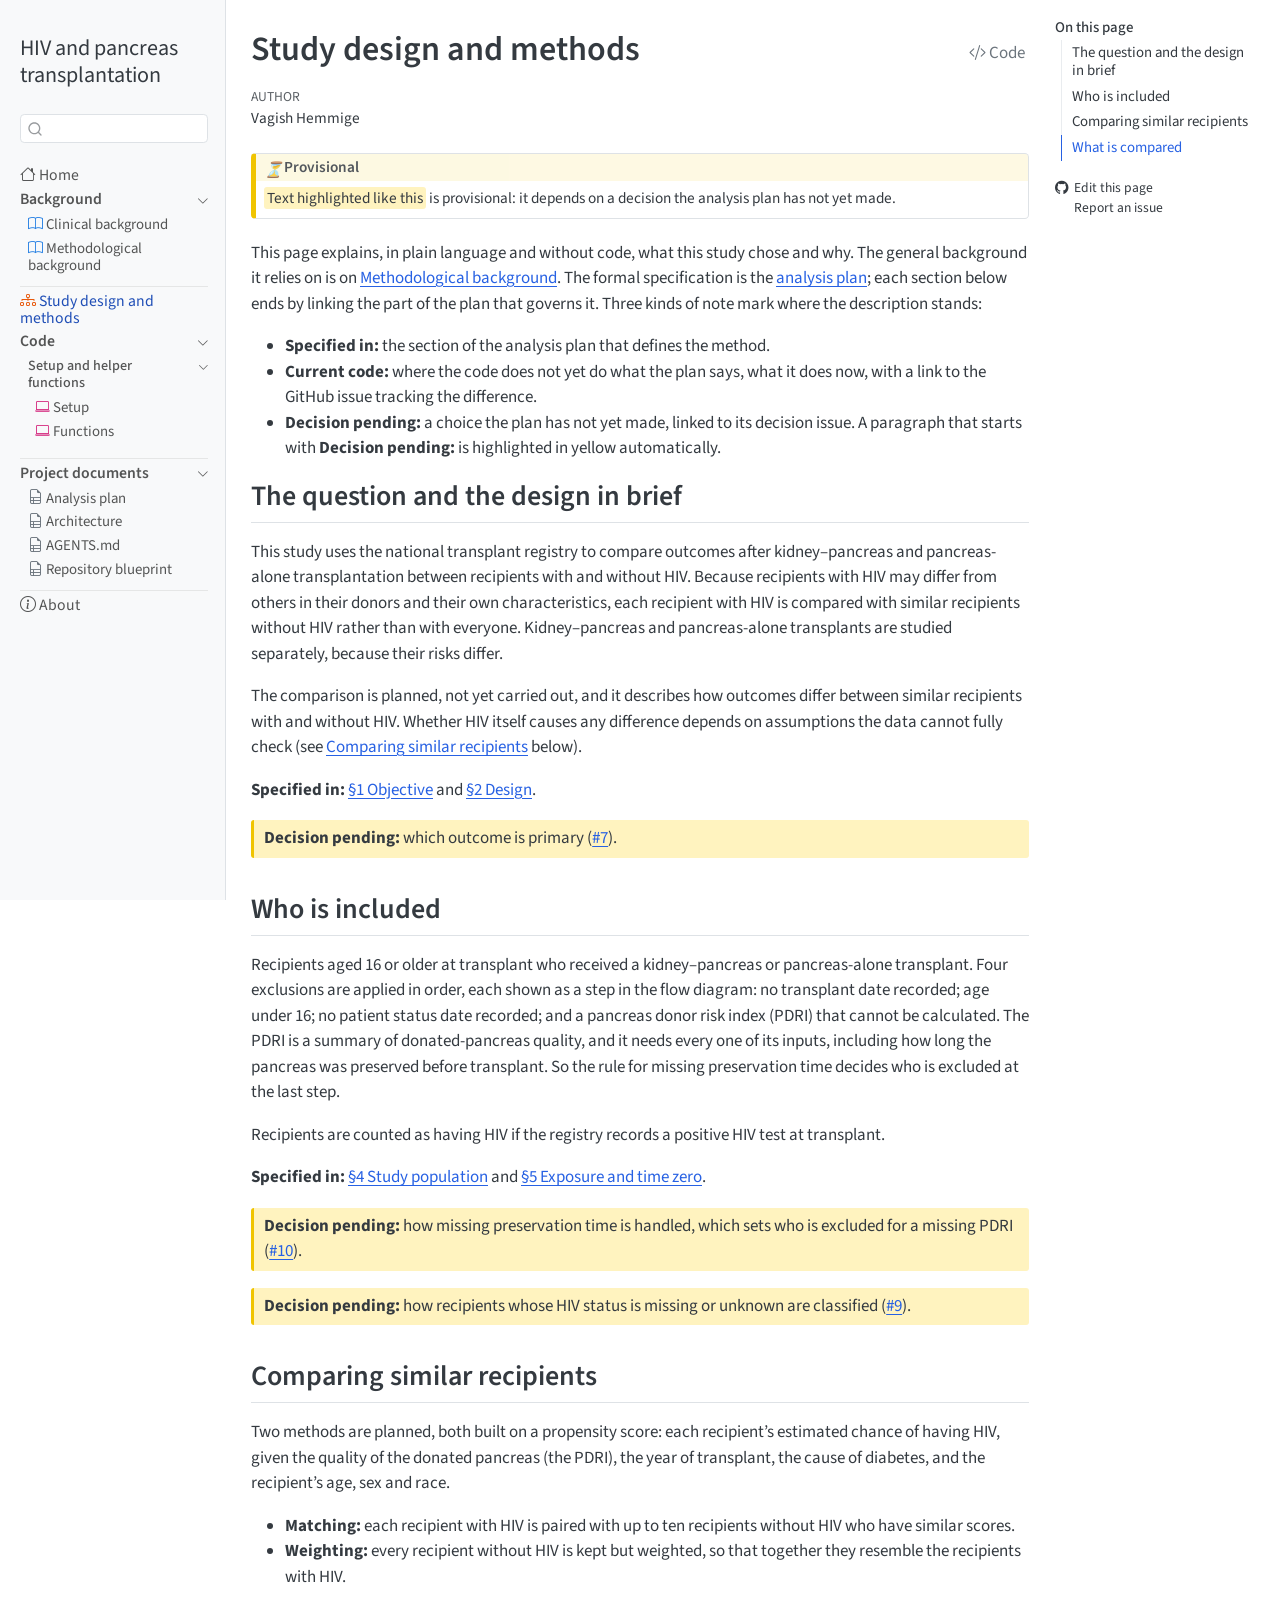
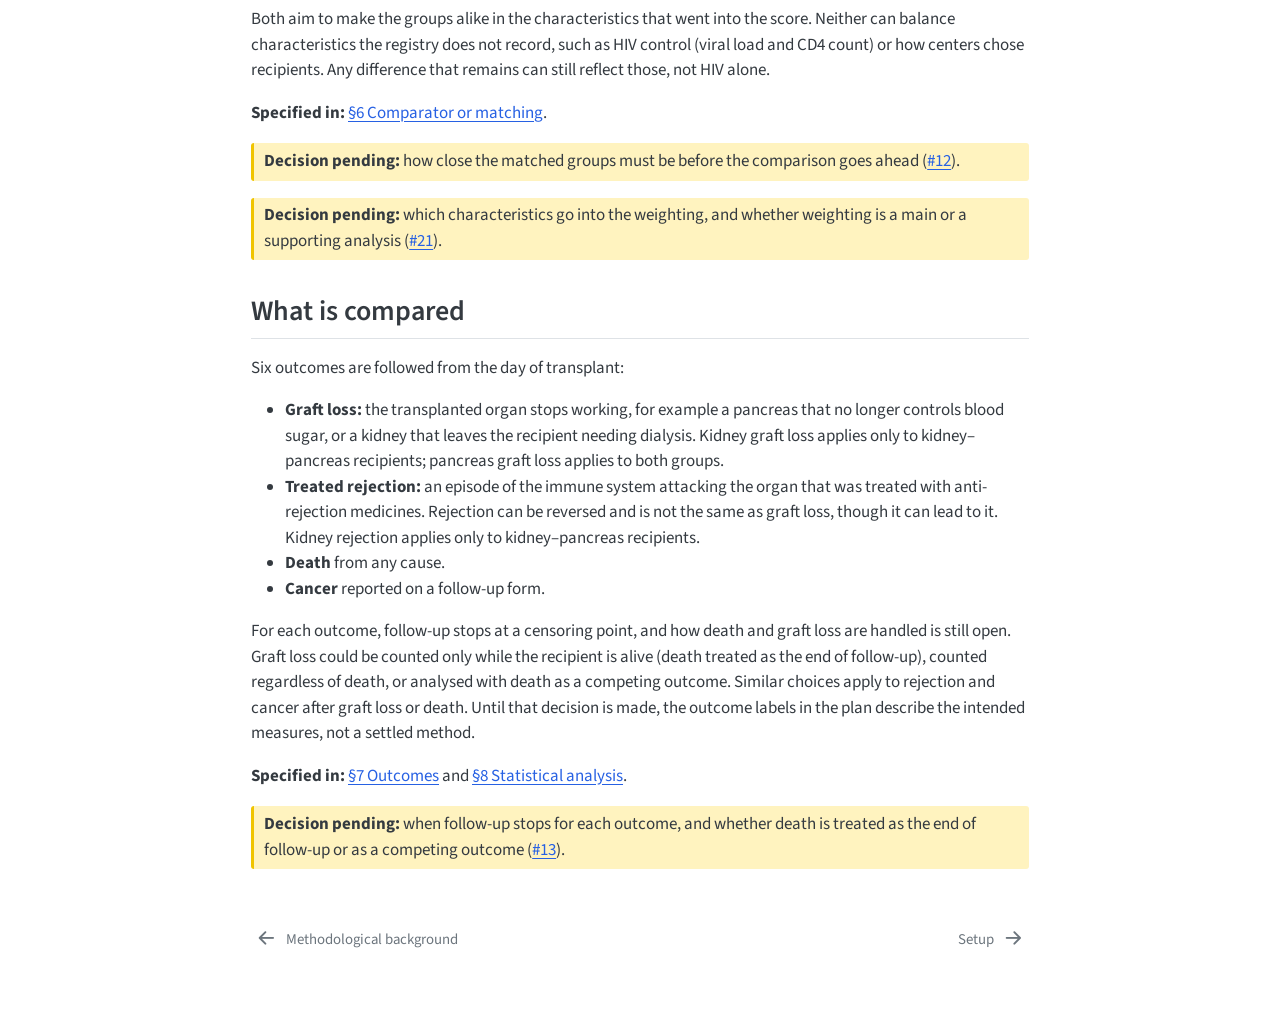
<file: quarto/study_methods.html>
<!DOCTYPE html>
<html xmlns="http://www.w3.org/1999/xhtml" lang="en" xml:lang="en"><head>

<meta charset="utf-8">
<meta name="generator" content="quarto-1.11.9">

<meta name="viewport" content="width=device-width, initial-scale=1.0, user-scalable=yes">

<meta name="author" content="Vagish Hemmige">

<title>Study design and methods – HIV and pancreas transplantation</title>
<style>
/* Default styles provided by pandoc.
** See https://pandoc.org/MANUAL.html#variables-for-html for config info.
*/
span.smallcaps{font-variant: small-caps;}
div.columns{display: flex; gap: 1.5em;}
div.column{flex: auto;}
@media screen {
div.columns{gap: min(4vw, 1.5em);}
div.column{overflow-x: auto;}
}
div.hanging-indent{margin-left: 1.5em; text-indent: -1.5em;}
ul.task-list{list-style: none;}
ul.task-list li input[type="checkbox"] {
  width: 0.8em;
  margin: 0 0.8em 0.2em -1em; /* quarto-specific, see https://github.com/quarto-dev/quarto-cli/issues/4556 */ 
  vertical-align: middle;
}
/* CSS for syntax highlighting */
html { -webkit-text-size-adjust: 100%; }
pre > code.sourceCode { white-space: pre; position: relative; }
pre > code.sourceCode > span { display: inline-block; line-height: 1.25; }
pre > code.sourceCode > span:empty { height: 1.2em; }
.sourceCode { overflow: visible; }
code.sourceCode > span { color: inherit; text-decoration: inherit; }
div.sourceCode { margin: 1em 0; }
pre.sourceCode { margin: 0; }
@media screen {
div.sourceCode { overflow: auto; }
}
@media print {
pre > code.sourceCode { white-space: pre-wrap; }
pre > code.sourceCode > span { text-indent: -5em; padding-left: 5em; }
}
pre.numberSource code
  { counter-reset: source-line 0; }
pre.numberSource code > span
  { position: relative; left: -4em; counter-increment: source-line; }
pre.numberSource code > span > a:first-child::before
  { content: counter(source-line);
    position: relative; left: -1em; text-align: right; vertical-align: baseline;
    border: none; display: inline-block;
    -webkit-touch-callout: none; -webkit-user-select: none;
    -khtml-user-select: none; -moz-user-select: none;
    -ms-user-select: none; user-select: none;
    padding: 0 4px; width: 4em;
  }
pre.numberSource { margin-left: 3em;  padding-left: 4px; }
div.sourceCode
  {   }
@media screen {
pre > code.sourceCode > span > a:first-child::before { text-decoration: underline; }
}
</style>


<script src="../site_libs/quarto-nav/quarto-nav.js"></script>
<script src="../site_libs/quarto-nav/headroom.min.js"></script>
<script src="../site_libs/clipboard/clipboard.min.js"></script>
<script src="../site_libs/quarto-search/autocomplete.umd.js"></script>
<script src="../site_libs/quarto-search/fuse.min.js"></script>
<script src="../site_libs/quarto-search/quarto-search.js"></script>
<meta name="quarto:offset" content="../">
<link href="../quarto/setup.html" rel="next">
<link href="../quarto/methodological_background.html" rel="prev">
<script src="../site_libs/quarto-html/quarto.js" type="module"></script>
<script src="../site_libs/quarto-html/tabsets/tabsets.js" type="module"></script>
<script src="../site_libs/quarto-html/scrollable-regions/scrollable-regions.js" type="module"></script>
<script src="../site_libs/quarto-html/popper.min.js"></script>
<script src="../site_libs/quarto-html/tippy.umd.min.js"></script>
<script src="../site_libs/quarto-html/anchor.min.js"></script>
<link href="../site_libs/quarto-html/tippy.css" rel="stylesheet">
<link href="../site_libs/quarto-html/quarto-syntax-highlighting-63b5708e65d6cd79cd7618c58d0c21e7.css" rel="stylesheet" id="quarto-text-highlighting-styles">
<script src="../site_libs/bootstrap/bootstrap.min.js"></script>
<link href="../site_libs/bootstrap/bootstrap-icons.css" rel="stylesheet">
<link href="../site_libs/bootstrap/bootstrap-7881209bc2a9289d3bb75d0acd3c394d.min.css" rel="stylesheet" append-hash="true" id="quarto-bootstrap" data-mode="light">
<script id="quarto-search-options" type="application/json">{
  "location": "sidebar",
  "copy-button": false,
  "collapse-after": 3,
  "panel-placement": "start",
  "type": "textbox",
  "limit": 50,
  "keyboard-shortcut": [
    "f",
    "/",
    "s"
  ],
  "show-item-context": false,
  "language": {
    "search-no-results-text": "No results",
    "search-matching-documents-text": "matching documents",
    "search-copy-link-title": "Copy link to search",
    "search-hide-matches-text": "Hide additional matches",
    "search-more-match-text": "more match in this document",
    "search-more-matches-text": "more matches in this document",
    "search-clear-button-title": "Clear",
    "search-text-placeholder": "",
    "search-detached-cancel-button-title": "Cancel",
    "search-submit-button-title": "Submit",
    "search-label": "Search"
  }
}</script>
<style>
div.callout-Results.callout {
  border-left-color: #198754;
}
div.callout-Results.callout-style-default > .callout-header {
  background-color: rgba(25, 135, 84, 0.13);
}
div.callout-Results .callout-toggle::before {  background-image: url('data:image/svg+xml,<svg xmlns="http://www.w3.org/2000/svg" width="16" height="16" fill="rgb(33, 37, 41)" class="bi bi-chevron-down" viewBox="0 0 16 16"><path fill-rule="evenodd" d="M1.646 4.646a.5.5 0 0 1 .708 0L8 10.293l5.646-5.647a.5.5 0 0 1 .708.708l-6 6a.5.5 0 0 1-.708 0l-6-6a.5.5 0 0 1 0-.708z"/></svg>');}
div.callout-Results.callout-style-default .callout-icon::before, div.callout-Results.callout-titled .callout-icon::before {
  content: '📊';
  background-image: none;
}
div.callout-Pending.callout {
  border-left-color: #f0c400;
}
div.callout-Pending.callout-style-default > .callout-header {
  background-color: rgba(240, 196, 0, 0.13);
}
div.callout-Pending .callout-toggle::before {  background-image: url('data:image/svg+xml,<svg xmlns="http://www.w3.org/2000/svg" width="16" height="16" fill="rgb(33, 37, 41)" class="bi bi-chevron-down" viewBox="0 0 16 16"><path fill-rule="evenodd" d="M1.646 4.646a.5.5 0 0 1 .708 0L8 10.293l5.646-5.647a.5.5 0 0 1 .708.708l-6 6a.5.5 0 0 1-.708 0l-6-6a.5.5 0 0 1 0-.708z"/></svg>');}
div.callout-Pending.callout-style-default .callout-icon::before, div.callout-Pending.callout-titled .callout-icon::before {
  content: '⏳';
  background-image: none;
}
div.callout-Rcode.callout {
  border-left-color: #d63384;
}
div.callout-Rcode.callout-style-default > .callout-header {
  background-color: rgba(214, 51, 132, 0.13);
}
div.callout-Rcode .callout-toggle::before {  background-image: url('data:image/svg+xml,<svg xmlns="http://www.w3.org/2000/svg" width="16" height="16" fill="rgb(33, 37, 41)" class="bi bi-chevron-down" viewBox="0 0 16 16"><path fill-rule="evenodd" d="M1.646 4.646a.5.5 0 0 1 .708 0L8 10.293l5.646-5.647a.5.5 0 0 1 .708.708l-6 6a.5.5 0 0 1-.708 0l-6-6a.5.5 0 0 1 0-.708z"/></svg>');}
div.callout-Rcode.callout-style-default .callout-icon::before, div.callout-Rcode.callout-titled .callout-icon::before {
  content: '💻';
  background-image: none;
}
</style>


<link rel="stylesheet" href="../styles.css">
</head>

<body class="nav-sidebar docked quarto-light"><a id="quarto-skip-link" class="visually-hidden-focusable" href="#quarto-document-content">Skip to main content</a>

<div id="quarto-search-results"></div>
  <header id="quarto-header" class="headroom fixed-top">
  <nav class="quarto-secondary-nav" aria-label="Toolbar">
    <div class="container-fluid d-flex">
      <button type="button" class="quarto-btn-toggle btn" data-bs-toggle="collapse" role="button" data-bs-target=".quarto-sidebar-collapse-item" aria-controls="quarto-sidebar" aria-expanded="false" aria-label="Toggle sidebar navigation" onclick="if (window.quartoToggleHeadroom) { window.quartoToggleHeadroom(); }">
        <i class="bi bi-layout-text-sidebar-reverse"></i>
      </button>
        <nav class="quarto-page-breadcrumbs" aria-label="Breadcrumbs"><ol class="breadcrumb"><li class="breadcrumb-item"><a href="../quarto/study_methods.html">Study design and methods</a></li></ol></nav>
        <a class="flex-grow-1" data-bs-toggle="collapse" data-bs-target=".quarto-sidebar-collapse-item" onclick="if (window.quartoToggleHeadroom) { window.quartoToggleHeadroom(); }">      
        </a>
      <button type="button" class="btn quarto-search-button" aria-label="Search" onclick="window.quartoOpenSearch();">
        <i class="bi bi-search"></i>
      </button>
    </div>
  </nav>
</header>
<!-- content -->
<div id="quarto-content" class="quarto-container page-columns page-rows-contents page-layout-full">
<!-- sidebar -->
  <nav id="quarto-sidebar" class="sidebar collapse collapse-horizontal quarto-sidebar-collapse-item sidebar-navigation docked overflow-auto" aria-label="Site">
    <div class="pt-lg-2 mt-2 text-left sidebar-header">
    <div class="sidebar-title mb-0 py-0">
      <a href="../">HIV and pancreas transplantation</a> 
    </div>
      </div>
        <div class="mt-2 flex-shrink-0 align-items-center">
        <div class="sidebar-search">
        <div id="quarto-search" class="" title="Search"></div>
        </div>
        </div>
    <div class="sidebar-menu-container"> 
    <ul class="list-unstyled mt-1">
        <li class="sidebar-item">
  <div class="sidebar-item-container"> 
  <a href="../index.html" class="sidebar-item-text sidebar-link"><i class="bi bi-house" role="img">
</i> 
 <span class="menu-text">Home</span></a>
  </div>
</li>
        <li class="sidebar-item sidebar-item-section">
      <div class="sidebar-item-container"> 
            <button type="button" class="sidebar-item-text sidebar-item-toggle sidebar-link text-start" data-bs-toggle="collapse" data-bs-target="#quarto-sidebar-section-1" aria-controls="quarto-sidebar-section-1" aria-expanded="true">
 <span class="menu-text" id="quarto-sidebar-section-1-label">Background</span><i class="bi bi-chevron-right" aria-hidden="true"></i></button>
      </div>
      <ul id="quarto-sidebar-section-1" aria-labelledby="quarto-sidebar-section-1-label" class="collapse list-unstyled sidebar-section depth1 show">  
          <li class="sidebar-item">
  <div class="sidebar-item-container"> 
  <a href="../quarto/background.html" class="sidebar-item-text sidebar-link"><i class="bi bi-book" role="img">
</i> 
 <span class="menu-text">Clinical background</span></a>
  </div>
</li>
          <li class="sidebar-item">
  <div class="sidebar-item-container"> 
  <a href="../quarto/methodological_background.html" class="sidebar-item-text sidebar-link"><i class="bi bi-book" role="img">
</i> 
 <span class="menu-text">Methodological background</span></a>
  </div>
</li>
      </ul>
  </li>
        <li class="sidebar-item">
  <div class="sidebar-item-container"> 
  <a href="../quarto/study_methods.html" class="sidebar-item-text sidebar-link active"><i class="bi bi-diagram-3" role="img">
</i> 
 <span class="menu-text">Study design and methods</span></a>
  </div>
</li>
        <li class="sidebar-item sidebar-item-section">
      <div class="sidebar-item-container"> 
            <button type="button" class="sidebar-item-text sidebar-item-toggle sidebar-link text-start" data-bs-toggle="collapse" data-bs-target="#quarto-sidebar-section-2" aria-controls="quarto-sidebar-section-2" aria-expanded="true">
 <span class="menu-text" id="quarto-sidebar-section-2-label">Code</span><i class="bi bi-chevron-right" aria-hidden="true"></i></button>
      </div>
      <ul id="quarto-sidebar-section-2" aria-labelledby="quarto-sidebar-section-2-label" class="collapse list-unstyled sidebar-section depth1 show">  
          <li class="sidebar-item sidebar-item-section">
      <div class="sidebar-item-container"> 
            <button type="button" class="sidebar-item-text sidebar-item-toggle sidebar-link text-start" data-bs-toggle="collapse" data-bs-target="#quarto-sidebar-section-3" aria-controls="quarto-sidebar-section-3" aria-expanded="true">
 <span class="menu-text" id="quarto-sidebar-section-3-label">Setup and helper functions</span><i class="bi bi-chevron-right" aria-hidden="true"></i></button>
      </div>
      <ul id="quarto-sidebar-section-3" aria-labelledby="quarto-sidebar-section-3-label" class="collapse list-unstyled sidebar-section depth2 show">  
          <li class="sidebar-item">
  <div class="sidebar-item-container"> 
  <a href="../quarto/setup.html" class="sidebar-item-text sidebar-link"><i class="bi bi-laptop" role="img">
</i> 
 <span class="menu-text">Setup</span></a>
  </div>
</li>
          <li class="sidebar-item">
  <div class="sidebar-item-container"> 
  <a href="../quarto/functions.html" class="sidebar-item-text sidebar-link"><i class="bi bi-laptop" role="img">
</i> 
 <span class="menu-text">Functions</span></a>
  </div>
</li>
      </ul>
  </li>
      </ul>
  </li>
        <li class="sidebar-item sidebar-item-section">
      <div class="sidebar-item-container"> 
            <button type="button" class="sidebar-item-text sidebar-item-toggle sidebar-link text-start" data-bs-toggle="collapse" data-bs-target="#quarto-sidebar-section-4" aria-controls="quarto-sidebar-section-4" aria-expanded="true">
 <span class="menu-text" id="quarto-sidebar-section-4-label">Project documents</span><i class="bi bi-chevron-right" aria-hidden="true"></i></button>
      </div>
      <ul id="quarto-sidebar-section-4" aria-labelledby="quarto-sidebar-section-4-label" class="collapse list-unstyled sidebar-section depth1 show">  
          <li class="sidebar-item">
  <div class="sidebar-item-container"> 
  <a href="../quarto/analysis-plan.html" class="sidebar-item-text sidebar-link"><i class="bi bi-file-earmark-ruled" role="img">
</i> 
 <span class="menu-text">Analysis plan</span></a>
  </div>
</li>
          <li class="sidebar-item">
  <div class="sidebar-item-container"> 
  <a href="../quarto/architecture.html" class="sidebar-item-text sidebar-link"><i class="bi bi-file-earmark-ruled" role="img">
</i> 
 <span class="menu-text">Architecture</span></a>
  </div>
</li>
          <li class="sidebar-item">
  <div class="sidebar-item-container"> 
  <a href="../quarto/agents.html" class="sidebar-item-text sidebar-link"><i class="bi bi-file-earmark-ruled" role="img">
</i> 
 <span class="menu-text">AGENTS.md</span></a>
  </div>
</li>
          <li class="sidebar-item">
  <div class="sidebar-item-container"> 
  <a href="../quarto/repository-blueprint.html" class="sidebar-item-text sidebar-link"><i class="bi bi-file-earmark-ruled" role="img">
</i> 
 <span class="menu-text">Repository blueprint</span></a>
  </div>
</li>
      </ul>
  </li>
        <li class="sidebar-item">
  <div class="sidebar-item-container"> 
  <a href="../quarto/about.html" class="sidebar-item-text sidebar-link"><i class="bi bi-info-circle" role="img">
</i> 
 <span class="menu-text">About</span></a>
  </div>
</li>
    </ul>
    </div>
</nav>
<div id="quarto-sidebar-glass" class="quarto-sidebar-collapse-item" data-bs-toggle="collapse" data-bs-target=".quarto-sidebar-collapse-item"></div>
<!-- margin-sidebar -->
    <div id="quarto-margin-sidebar" class="sidebar margin-sidebar">
        <nav id="TOC" role="doc-toc" aria-labelledby="toc-title" class="toc-active">
    <h2 id="toc-title">On this page</h2>
   
  <ul>
  <li><a href="#the-question-and-the-design-in-brief" id="toc-the-question-and-the-design-in-brief" class="nav-link active" data-scroll-target="#the-question-and-the-design-in-brief">The question and the design in brief</a></li>
  <li><a href="#who-is-included" id="toc-who-is-included" class="nav-link" data-scroll-target="#who-is-included">Who is included</a></li>
  <li><a href="#comparing-similar-recipients" id="toc-comparing-similar-recipients" class="nav-link" data-scroll-target="#comparing-similar-recipients">Comparing similar recipients</a></li>
  <li><a href="#what-is-compared" id="toc-what-is-compared" class="nav-link" data-scroll-target="#what-is-compared">What is compared</a></li>
  </ul>
<div class="toc-actions"><ul><li><a href="https://github.com/VagishHemmige/HIV-pancreas-2024-srtr/edit/main/quarto/study_methods.qmd" class="toc-action"><i class="bi bi-github"></i>Edit this page</a></li><li><a href="https://github.com/VagishHemmige/HIV-pancreas-2024-srtr/issues/new" class="toc-action"><i class="bi empty"></i>Report an issue</a></li></ul></div></nav>
    </div>
<!-- main -->
<main class="content column-body" id="quarto-document-content" tabindex="-1">

<header id="title-block-header" class="quarto-title-block default">
<div class="quarto-title">
<div class="quarto-title-block"><div><h1 class="title">Study design and methods</h1><button type="button" class="btn code-tools-button" id="quarto-code-tools-source"><i class="bi"></i> Code</button></div></div>
</div>



<div class="quarto-title-meta column-body">

    <div>
    <div class="quarto-title-meta-heading">Author</div>
    <div class="quarto-title-meta-contents">
             <p>Vagish Hemmige </p>
          </div>
  </div>
    
  
    
  </div>
  


</header>


<div class="callout callout-style-default callout-Pending callout-titled">
<div class="callout-header d-flex align-content-center">
<div class="callout-icon-container">
<i class="callout-icon"></i>
</div>
<div class="callout-title-container flex-fill">
<span class="screen-reader-only">Pending</span>Provisional
</div>
</div>
<div class="callout-body-container callout-body">
<p><span class="pending">Text highlighted like this</span> is provisional: it depends on a decision the analysis plan has not yet made.</p>
</div>
</div>
<p>This page explains, in plain language and without code, what this study chose and why. The general background it relies on is on <a href="../quarto/methodological_background.html">Methodological background</a>. The formal specification is the <a href="../quarto/analysis-plan.html">analysis plan</a>; each section below ends by linking the part of the plan that governs it. Three kinds of note mark where the description stands:</p>
<ul>
<li><strong>Specified in:</strong> the section of the analysis plan that defines the method.</li>
<li><strong>Current code:</strong> where the code does not yet do what the plan says, what it does now, with a link to the GitHub issue tracking the difference.</li>
<li><strong>Decision pending:</strong> a choice the plan has not yet made, linked to its decision issue. A paragraph that starts with <strong>Decision pending:</strong> is highlighted in yellow automatically.</li>
</ul>
<section id="the-question-and-the-design-in-brief" class="level2">
<h2 class="anchored" data-anchor-id="the-question-and-the-design-in-brief">The question and the design in brief</h2>
<p>This study uses the national transplant registry to compare outcomes after kidney–pancreas and pancreas-alone transplantation between recipients with and without HIV. Because recipients with HIV may differ from others in their donors and their own characteristics, each recipient with HIV is compared with similar recipients without HIV rather than with everyone. Kidney–pancreas and pancreas-alone transplants are studied separately, because their risks differ.</p>
<p>The comparison is planned, not yet carried out, and it describes how outcomes differ between similar recipients with and without HIV. Whether HIV itself causes any difference depends on assumptions the data cannot fully check (see <a href="#comparing-similar-recipients">Comparing similar recipients</a> below).</p>
<p><strong>Specified in:</strong> <a href="../quarto/analysis-plan.html#1-objective">§1 Objective</a> and <a href="../quarto/analysis-plan.html#2-design">§2 Design</a>.</p>
<div class="pending-note">
<p><strong>Decision pending:</strong> which outcome is primary (<a href="https://github.com/VagishHemmige/HIV-pancreas-2024-srtr/issues/7">#7</a>).</p>
</div>
</section>
<section id="who-is-included" class="level2">
<h2 class="anchored" data-anchor-id="who-is-included">Who is included</h2>
<p>Recipients aged 16 or older at transplant who received a kidney–pancreas or pancreas-alone transplant. Four exclusions are applied in order, each shown as a step in the flow diagram: no transplant date recorded; age under 16; no patient status date recorded; and a pancreas donor risk index (PDRI) that cannot be calculated. The PDRI is a summary of donated-pancreas quality, and it needs every one of its inputs, including how long the pancreas was preserved before transplant. So the rule for missing preservation time decides who is excluded at the last step.</p>
<p>Recipients are counted as having HIV if the registry records a positive HIV test at transplant.</p>
<p><strong>Specified in:</strong> <a href="../quarto/analysis-plan.html#4-study-population">§4 Study population</a> and <a href="../quarto/analysis-plan.html#5-exposure-and-time-zero">§5 Exposure and time zero</a>.</p>
<div class="pending-note">
<p><strong>Decision pending:</strong> how missing preservation time is handled, which sets who is excluded for a missing PDRI (<a href="https://github.com/VagishHemmige/HIV-pancreas-2024-srtr/issues/10">#10</a>).</p>
</div>
<div class="pending-note">
<p><strong>Decision pending:</strong> how recipients whose HIV status is missing or unknown are classified (<a href="https://github.com/VagishHemmige/HIV-pancreas-2024-srtr/issues/9">#9</a>).</p>
</div>
</section>
<section id="comparing-similar-recipients" class="level2">
<h2 class="anchored" data-anchor-id="comparing-similar-recipients">Comparing similar recipients</h2>
<p>Two methods are planned, both built on a propensity score: each recipient’s estimated chance of having HIV, given the quality of the donated pancreas (the PDRI), the year of transplant, the cause of diabetes, and the recipient’s age, sex and race.</p>
<ul>
<li><strong>Matching:</strong> each recipient with HIV is paired with up to ten recipients without HIV who have similar scores.</li>
<li><strong>Weighting:</strong> every recipient without HIV is kept but weighted, so that together they resemble the recipients with HIV.</li>
</ul>
<p>Both aim to make the groups alike in the characteristics that went into the score. Neither can balance characteristics the registry does not record, such as HIV control (viral load and CD4 count) or how centers chose recipients. Any difference that remains can still reflect those, not HIV alone.</p>
<p><strong>Specified in:</strong> <a href="../quarto/analysis-plan.html#6-comparator-or-matching">§6 Comparator or matching</a>.</p>
<div class="pending-note">
<p><strong>Decision pending:</strong> how close the matched groups must be before the comparison goes ahead (<a href="https://github.com/VagishHemmige/HIV-pancreas-2024-srtr/issues/12">#12</a>).</p>
</div>
<div class="pending-note">
<p><strong>Decision pending:</strong> which characteristics go into the weighting, and whether weighting is a main or a supporting analysis (<a href="https://github.com/VagishHemmige/HIV-pancreas-2024-srtr/issues/21">#21</a>).</p>
</div>
</section>
<section id="what-is-compared" class="level2">
<h2 class="anchored" data-anchor-id="what-is-compared">What is compared</h2>
<p>Six outcomes are followed from the day of transplant:</p>
<ul>
<li><strong>Graft loss:</strong> the transplanted organ stops working, for example a pancreas that no longer controls blood sugar, or a kidney that leaves the recipient needing dialysis. Kidney graft loss applies only to kidney–pancreas recipients; pancreas graft loss applies to both groups.</li>
<li><strong>Treated rejection:</strong> an episode of the immune system attacking the organ that was treated with anti-rejection medicines. Rejection can be reversed and is not the same as graft loss, though it can lead to it. Kidney rejection applies only to kidney–pancreas recipients.</li>
<li><strong>Death</strong> from any cause.</li>
<li><strong>Cancer</strong> reported on a follow-up form.</li>
</ul>
<p>For each outcome, follow-up stops at a censoring point, and how death and graft loss are handled is still open. Graft loss could be counted only while the recipient is alive (death treated as the end of follow-up), counted regardless of death, or analysed with death as a competing outcome. Similar choices apply to rejection and cancer after graft loss or death. Until that decision is made, the outcome labels in the plan describe the intended measures, not a settled method.</p>
<p><strong>Specified in:</strong> <a href="../quarto/analysis-plan.html#7-outcomes">§7 Outcomes</a> and <a href="../quarto/analysis-plan.html#8-statistical-analysis">§8 Statistical analysis</a>.</p>
<div class="pending-note">
<p><strong>Decision pending:</strong> when follow-up stops for each outcome, and whether death is treated as the end of follow-up or as a competing outcome (<a href="https://github.com/VagishHemmige/HIV-pancreas-2024-srtr/issues/13">#13</a>).</p>
</div>


<!-- -->

</section>

</main> <!-- /main -->
<script id="quarto-html-after-body" type="application/javascript">
  window.document.addEventListener("DOMContentLoaded", function (event) {
    const icon = "";
    const anchorJS = new window.AnchorJS();
    anchorJS.options = {
      placement: 'right',
      icon: icon
    };
    anchorJS.add('.anchored');
    const isCodeAnnotation = (el) => {
      for (const clz of el.classList) {
        if (clz.startsWith('code-annotation-')) {                     
          return true;
        }
      }
      return false;
    }
    const onCopySuccess = function(e) {
      // button target
      const button = e.trigger;
      // don't keep focus
      button.blur();
      // flash "checked"
      button.classList.add('code-copy-button-checked');
      var currentTitle = button.getAttribute("title");
      button.setAttribute("title", "Copied!");
      let tooltip;
      if (window.bootstrap) {
        button.setAttribute("data-bs-toggle", "tooltip");
        button.setAttribute("data-bs-placement", "left");
        button.setAttribute("data-bs-title", "Copied!");
        tooltip = new bootstrap.Tooltip(button, 
          { trigger: "manual", 
            customClass: "code-copy-button-tooltip",
            offset: [0, -8]});
        tooltip.show();    
      }
      setTimeout(function() {
        if (tooltip) {
          tooltip.hide();
          button.removeAttribute("data-bs-title");
          button.removeAttribute("data-bs-toggle");
          button.removeAttribute("data-bs-placement");
        }
        button.setAttribute("title", currentTitle);
        button.classList.remove('code-copy-button-checked');
      }, 1000);
      // clear code selection
      e.clearSelection();
    }
    const getTextToCopy = function(trigger) {
      const outerScaffold = trigger.parentElement.cloneNode(true);
      const codeEl = outerScaffold.querySelector('code');
      for (const childEl of codeEl.children) {
        if (isCodeAnnotation(childEl)) {
          childEl.remove();
        }
      }
      return codeEl.innerText;
    }
    const clipboard = new window.ClipboardJS('.code-copy-button:not([data-in-quarto-modal])', {
      text: getTextToCopy
    });
    clipboard.on('success', onCopySuccess);
    if (window.document.getElementById('quarto-embedded-source-code-modal')) {
      const clipboardModal = new window.ClipboardJS('.code-copy-button[data-in-quarto-modal]', {
        text: getTextToCopy,
        container: window.document.getElementById('quarto-embedded-source-code-modal')
      });
      clipboardModal.on('success', onCopySuccess);
    }
    const viewSource = window.document.getElementById('quarto-view-source') ||
                       window.document.getElementById('quarto-code-tools-source');
    if (viewSource) {
      const sourceUrl = viewSource.getAttribute("data-quarto-source-url");
      viewSource.addEventListener("click", function(e) {
        if (sourceUrl) {
          // rstudio viewer pane
          if (/\bcapabilities=\b/.test(window.location)) {
            window.open(sourceUrl);
          } else {
            window.location.href = sourceUrl;
          }
        } else {
          const modal = new bootstrap.Modal(document.getElementById('quarto-embedded-source-code-modal'));
          modal.show();
        }
        return false;
      });
    }
    function toggleCodeHandler(show) {
      return function(e) {
        const cellDetails = window.document.querySelectorAll(".cell details.code-fold");
        for (let i=0; i<cellDetails.length; i++) {
          const details = cellDetails[i];
          if (show) {
            details.open = true;
          } else {
            details.removeAttribute("open");
          }
        }
        const cellCodeDivs = window.document.querySelectorAll(".cell div.sourceCode.cell-code");
        const fromCls = show ? "hidden" : "unhidden";
        const toCls = show ? "unhidden" : "hidden";
        for (let i=0; i<cellCodeDivs.length; i++) {
          const codeDiv = cellCodeDivs[i];
          if (codeDiv.classList.contains(fromCls)) {
            codeDiv.classList.remove(fromCls);
            codeDiv.classList.add(toCls);
          } 
        }
        return false;
      }
    }
    const hideAllCode = window.document.getElementById("quarto-hide-all-code");
    if (hideAllCode) {
      hideAllCode.addEventListener("click", toggleCodeHandler(false));
    }
    const showAllCode = window.document.getElementById("quarto-show-all-code");
    if (showAllCode) {
      showAllCode.addEventListener("click", toggleCodeHandler(true));
    }
      var localhostRegex = new RegExp(/^(?:http|https):\/\/localhost\:?[0-9]*\//);
      var mailtoRegex = new RegExp(/^mailto:/);
        var filterRegex = new RegExp("https:\/\/vagishhemmige\.github\.io\/HIV-pancreas-2024-srtr");
      var isInternal = (href) => {
          return filterRegex.test(href) || localhostRegex.test(href) || mailtoRegex.test(href);
      }
      // Inspect non-navigation links and adorn them if external
      window.quartoDecorateExternalLinks = function (root) {
     var links = (root || window.document).querySelectorAll('a[href]:not(.nav-link):not(.navbar-brand):not(.toc-action):not(.sidebar-link):not(.sidebar-item-toggle):not(.pagination-link):not(.no-external):not([aria-hidden]):not(.dropdown-item):not(.quarto-navigation-tool):not(.about-link)');
      for (var i=0; i<links.length; i++) {
        const link = links[i];
        if (!isInternal(link.href)) {
          // undo the damage that might have been done by quarto-nav.js in the case of
          // links that we want to consider external
          if (link.dataset.originalHref !== undefined) {
            link.href = link.dataset.originalHref;
          }
          if (!link.classList.contains('no-external-icon')) {
          }
        }
      }
      };
      window.quartoDecorateExternalLinks(window.document);
    // Esc closes the popup (WCAG 1.4.13) and focus leaving both trigger and
    // popup closes it (WCAG 2.4.11); tippy handles neither for interactive popups.
    const hideOnEscAndFocusOut = {
      name: 'hideOnEscAndFocusOut',
      defaultValue: true,
      fn(instance) {
        const dismiss = () => {
          // A show scheduled by the trigger delay would otherwise reopen it
          instance.clearDelayTimeouts();
          instance.hide();
        };
        const onKeyDown = (event) => {
          if (event.key !== 'Escape') {
            return;
          }
          // Keep Esc from also reaching page handlers (e.g. reveal.js overview),
          // except an open reveal.js slide menu, which Esc should close too.
          // The menu handles keys only when its keyboard option is on.
          const menuHandlesEsc = window.Reveal?.getPlugin?.('menu')?.isOpen() &&
            window.Reveal.getConfig().menu?.keyboard !== false;
          if (!menuHandlesEsc) {
            event.stopPropagation();
          }
          if (instance.popper.contains(window.document.activeElement)) {
            // Disabled while refocusing so the focus trigger does not reopen it
            instance.disable();
            instance.reference.focus();
            instance.enable();
          }
          dismiss();
        };
        const onFocusOut = (event) => {
          const target = event.relatedTarget;
          if (target && !instance.reference.contains(target) &&
              !instance.popper.contains(target)) {
            dismiss();
          }
        };
        // On the trigger too: a click trigger (code-annotations: select) has no
        // blur handling. Attached for the instance's lifetime so leaving the
        // trigger also cancels a show still pending on the trigger delay.
        instance.reference.addEventListener('focusout', onFocusOut);
        return {
          onShow() {
            window.document.addEventListener('keydown', onKeyDown, true);
            instance.popper.addEventListener('focusout', onFocusOut);
          },
          onHide() {
            window.document.removeEventListener('keydown', onKeyDown, true);
            instance.popper.removeEventListener('focusout', onFocusOut);
          },
          onDestroy() {
            instance.reference.removeEventListener('focusout', onFocusOut);
          },
        };
      },
    };
    function tippyHover(el, contentFn, onTriggerFn, onUntriggerFn) {
      const config = {
        allowHTML: true,
        maxWidth: 500,
        delay: 100,
        arrow: false,
        appendTo: function(el) {
            return el.parentElement;
        },
        interactive: true,
        interactiveBorder: 10,
        theme: 'quarto',
        placement: 'bottom-start',
        plugins: [hideOnEscAndFocusOut],
      };
      if (contentFn) {
        config.content = contentFn;
      }
      if (onTriggerFn) {
        config.onTrigger = onTriggerFn;
      }
      if (onUntriggerFn) {
        config.onUntrigger = onUntriggerFn;
      }
      window.tippy(el, config); 
    }
    const noterefs = window.document.querySelectorAll('a[role="doc-noteref"]');
    for (var i=0; i<noterefs.length; i++) {
      const ref = noterefs[i];
      tippyHover(ref, function() {
        // use id or data attribute instead here
        let href = ref.getAttribute('data-footnote-href') || ref.getAttribute('href');
        try { href = new URL(href).hash; } catch {}
        const id = href.replace(/^#\/?/, "");
        const note = window.document.getElementById(id);
        if (note) {
          return note.innerHTML;
        } else {
          return "";
        }
      });
    }
    const xrefs = window.document.querySelectorAll('a.quarto-xref');
    const processXRef = (id, note) => {
      // Strip column container classes
      const stripColumnClz = (el) => {
        el.classList.remove("page-full", "page-columns");
        if (el.children) {
          for (const child of el.children) {
            stripColumnClz(child);
          }
        }
      }
      stripColumnClz(note)
      if (id === null || id.startsWith('sec-')) {
        // Special case sections, only their first couple elements
        const container = document.createElement("div");
        if (note.children && note.children.length > 2) {
          container.appendChild(note.children[0].cloneNode(true));
          for (let i = 1; i < note.children.length; i++) {
            const child = note.children[i];
            if (child.tagName === "P" && child.innerText === "") {
              continue;
            } else {
              container.appendChild(child.cloneNode(true));
              break;
            }
          }
          if (window.Quarto?.typesetMath) {
            window.Quarto.typesetMath(container);
          }
          return container.innerHTML
        } else {
          if (window.Quarto?.typesetMath) {
            window.Quarto.typesetMath(note);
          }
          return note.innerHTML;
        }
      } else {
        // Remove any anchor links if they are present
        const anchorLink = note.querySelector('a.anchorjs-link');
        if (anchorLink) {
          anchorLink.remove();
        }
        if (window.Quarto?.typesetMath) {
          window.Quarto.typesetMath(note);
        }
        if (note.classList.contains("callout")) {
          return note.outerHTML;
        } else {
          return note.innerHTML;
        }
      }
    }
    for (var i=0; i<xrefs.length; i++) {
      const xref = xrefs[i];
      tippyHover(xref, undefined, function(instance) {
        instance.disable();
        let url = xref.getAttribute('href');
        let hash = undefined; 
        if (url.startsWith('#')) {
          hash = url;
        } else {
          try { hash = new URL(url).hash; } catch {}
        }
        if (hash) {
          const id = hash.replace(/^#\/?/, "");
          const note = window.document.getElementById(id);
          if (note !== null) {
            try {
              const html = processXRef(id, note.cloneNode(true));
              instance.setContent(html);
            } finally {
              instance.enable();
              instance.show();
            }
          } else {
            // See if we can fetch this
            fetch(url.split('#')[0])
            .then(res => res.text())
            .then(html => {
              const parser = new DOMParser();
              const htmlDoc = parser.parseFromString(html, "text/html");
              const note = htmlDoc.getElementById(id);
              if (note !== null) {
                const html = processXRef(id, note);
                instance.setContent(html);
              } 
            }).finally(() => {
              instance.enable();
              instance.show();
            });
          }
        } else {
          // See if we can fetch a full url (with no hash to target)
          // This is a special case and we should probably do some content thinning / targeting
          fetch(url)
          .then(res => res.text())
          .then(html => {
            const parser = new DOMParser();
            const htmlDoc = parser.parseFromString(html, "text/html");
            const note = htmlDoc.querySelector('main.content');
            if (note !== null) {
              // This should only happen for chapter cross references
              // (since there is no id in the URL)
              // remove the first header
              if (note.children.length > 0 && note.children[0].tagName === "HEADER") {
                note.children[0].remove();
              }
              const html = processXRef(null, note);
              instance.setContent(html);
            } 
          }).finally(() => {
            instance.enable();
            instance.show();
          });
        }
      }, function(instance) {
      });
    }
        let selectedAnnoteEl;
        const selectorForAnnotation = ( cell, annotation) => {
          let cellAttr = 'data-code-cell="' + cell + '"';
          let lineAttr = 'data-code-annotation="' +  annotation + '"';
          const selector = 'span[' + cellAttr + '][' + lineAttr + ']';
          return selector;
        }
        const selectCodeLines = (annoteEl) => {
          const doc = window.document;
          const targetCell = annoteEl.getAttribute("data-target-cell");
          const targetAnnotation = annoteEl.getAttribute("data-target-annotation");
          const annoteSpan = window.document.querySelector(selectorForAnnotation(targetCell, targetAnnotation));
          const lines = annoteSpan.getAttribute("data-code-lines").split(",");
          const lineIds = lines.map((line) => {
            return targetCell + "-" + line;
          })
          // Each band is positioned against its own containing block, which is
          // not the offsetParent of the lines, so place it from client rects.
          const placeBand = (band, firstEl, lastEl, codeBlock) => {
            const container = band.offsetParent;
            if (container === null) {
              return;
            }
            const containerRect = container.getBoundingClientRect();
            // Reveal.js scales slides with a transform, so convert client
            // pixels back to the CSS pixels of the container.
            const scale = containerRect.height / container.offsetHeight || 1;
            const firstRect = firstEl.getBoundingClientRect();
            const lastRect = lastEl.getBoundingClientRect();
            const top = (firstRect.top - containerRect.top) / scale - container.clientTop + container.scrollTop;
            const height = (lastRect.bottom - firstRect.top) / scale;
            band.style.top = top - 2 + "px";
            band.style.height = height + 4 + "px";
            if (codeBlock) {
              // Without the copy button wrapper, the containing block is wider
              // than the code block, so span the code block explicitly.
              const blockRect = codeBlock.getBoundingClientRect();
              band.style.left = (blockRect.left - containerRect.left) / scale - container.clientLeft + container.scrollLeft + "px";
              band.style.width = blockRect.width / scale + "px";
            }
          };
          if (lineIds.length > 0) {
            const el = window.document.getElementById(lineIds[0]);
            const lastEl = window.document.getElementById(lineIds[lineIds.length - 1]);
            const parent = el.parentElement.parentElement;
            // cook up a div (if necessary) and position it
            let div = window.document.getElementById("code-annotation-line-highlight");
            if (div === null) {
              div = window.document.createElement("div");
              div.setAttribute("id", "code-annotation-line-highlight");
              div.style.position = 'absolute';
              parent.appendChild(div);
            }
            placeBand(div, el, lastEl, parent.closest("div.sourceCode") || parent);
            let gutterDiv = window.document.getElementById("code-annotation-line-highlight-gutter");
            if (gutterDiv === null) {
              gutterDiv = window.document.createElement("div");
              gutterDiv.setAttribute("id", "code-annotation-line-highlight-gutter");
              gutterDiv.style.position = 'absolute';
              const codeCell = window.document.getElementById(targetCell);
              const gutter = codeCell.querySelector('.code-annotation-gutter');
              gutter.appendChild(gutterDiv);
            }
            placeBand(gutterDiv, el, lastEl);
            selectedAnnoteEl = annoteEl;
          }
        };
        const unselectCodeLines = () => {
          const elementsIds = ["code-annotation-line-highlight", "code-annotation-line-highlight-gutter"];
          elementsIds.forEach((elId) => {
            const div = window.document.getElementById(elId);
            if (div) {
              div.remove();
            }
          });
          selectedAnnoteEl = undefined;
        };
          // Handle positioning of the toggle
      window.addEventListener(
        "resize",
        throttle(() => {
          elRect = undefined;
          if (selectedAnnoteEl) {
            selectCodeLines(selectedAnnoteEl);
          }
        }, 10)
      );
      function throttle(fn, ms) {
      let throttle = false;
      let timer;
        return (...args) => {
          if(!throttle) { // first call gets through
              fn.apply(this, args);
              throttle = true;
          } else { // all the others get throttled
              if(timer) clearTimeout(timer); // cancel #2
              timer = setTimeout(() => {
                fn.apply(this, args);
                timer = throttle = false;
              }, ms);
          }
        };
      }
        // Attach click handler to the DT
        const annoteDls = window.document.querySelectorAll('dt[data-target-cell]');
        for (const annoteDlNode of annoteDls) {
          annoteDlNode.addEventListener('click', (event) => {
            const clickedEl = event.target;
            if (clickedEl !== selectedAnnoteEl) {
              unselectCodeLines();
              const activeEl = window.document.querySelector('dt[data-target-cell].code-annotation-active');
              if (activeEl) {
                activeEl.classList.remove('code-annotation-active');
              }
              selectCodeLines(clickedEl);
              clickedEl.classList.add('code-annotation-active');
            } else {
              // Unselect the line
              unselectCodeLines();
              clickedEl.classList.remove('code-annotation-active');
            }
          });
        }
    const findCites = (el) => {
      const parentEl = el.parentElement;
      if (parentEl) {
        const cites = parentEl.dataset.cites;
        if (cites) {
          return {
            el,
            cites: cites.split(' ')
          };
        } else {
          return findCites(el.parentElement)
        }
      } else {
        return undefined;
      }
    };
    var bibliorefs = window.document.querySelectorAll('a[role="doc-biblioref"]');
    for (var i=0; i<bibliorefs.length; i++) {
      const ref = bibliorefs[i];
      const citeInfo = findCites(ref);
      if (citeInfo) {
        tippyHover(citeInfo.el, function() {
          var popup = window.document.createElement('div');
          citeInfo.cites.forEach(function(cite) {
            var citeDiv = window.document.createElement('div');
            citeDiv.classList.add('hanging-indent');
            citeDiv.classList.add('csl-entry');
            var biblioDiv = window.document.getElementById('ref-' + cite);
            if (biblioDiv) {
              citeDiv.innerHTML = biblioDiv.innerHTML;
            }
            popup.appendChild(citeDiv);
          });
          return popup.innerHTML;
        });
      }
    }
  });
  </script>
  <script type="application/javascript">
  window.quartoScrollableRegionsLabels = {"code":"Scrollable code","output":"Scrollable output"};
  </script>
<nav class="page-navigation column-body" aria-label="Page">
  <div class="nav-page nav-page-previous">
      <a href="../quarto/methodological_background.html" class="pagination-link" aria-label="Methodological background">
        <i class="bi bi-arrow-left-short"></i> <span class="nav-page-text">Methodological background</span>
      </a>          
  </div>
  <div class="nav-page nav-page-next">
      <a href="../quarto/setup.html" class="pagination-link" aria-label="Setup">
        <span class="nav-page-text">Setup</span> <i class="bi bi-arrow-right-short"></i>
      </a>
  </div>
</nav><div class="modal fade" id="quarto-embedded-source-code-modal" tabindex="-1" aria-labelledby="quarto-embedded-source-code-modal-label" aria-hidden="true"><div class="modal-dialog modal-dialog-scrollable"><div class="modal-content"><div class="modal-header"><h5 class="modal-title" id="quarto-embedded-source-code-modal-label">Source Code</h5><button class="btn-close" data-bs-dismiss="modal"></button></div><div class="modal-body"><div class="">
<div class="code-copy-outer-scaffold"><div class="sourceCode" id="cb1" data-shortcodes="false"><pre class="sourceCode markdown code-with-copy"><code class="sourceCode markdown"><span id="cb1-1"><a href="#cb1-1" aria-hidden="true" tabindex="-1"></a><span class="co">---</span></span>
<span id="cb1-2"><a href="#cb1-2" aria-hidden="true" tabindex="-1"></a><span class="an">title:</span><span class="co"> "Study design and methods"</span></span>
<span id="cb1-3"><a href="#cb1-3" aria-hidden="true" tabindex="-1"></a><span class="an">format:</span><span class="co"> html</span></span>
<span id="cb1-4"><a href="#cb1-4" aria-hidden="true" tabindex="-1"></a><span class="co">---</span></span>
<span id="cb1-5"><a href="#cb1-5" aria-hidden="true" tabindex="-1"></a></span>
<span id="cb1-6"><a href="#cb1-6" aria-hidden="true" tabindex="-1"></a>This page explains, in plain language and without code, what this study chose and why. The general background it relies on is on <span class="co">[</span><span class="ot">Methodological background</span><span class="co">](methodological_background.qmd)</span>. The formal specification is the <span class="co">[</span><span class="ot">analysis plan</span><span class="co">](analysis-plan.qmd)</span>; each section below ends by linking the part of the plan that governs it. Three kinds of note mark where the description stands:</span>
<span id="cb1-7"><a href="#cb1-7" aria-hidden="true" tabindex="-1"></a></span>
<span id="cb1-8"><a href="#cb1-8" aria-hidden="true" tabindex="-1"></a><span class="ss">- </span>**Specified in:** the section of the analysis plan that defines the method.</span>
<span id="cb1-9"><a href="#cb1-9" aria-hidden="true" tabindex="-1"></a><span class="ss">- </span>**Current code:** where the code does not yet do what the plan says, what it does now, with a link to the GitHub issue tracking the difference.</span>
<span id="cb1-10"><a href="#cb1-10" aria-hidden="true" tabindex="-1"></a><span class="ss">- </span>**Decision pending:** a choice the plan has not yet made, linked to its decision issue. A paragraph that starts with **Decision pending:** is highlighted in yellow automatically.</span>
<span id="cb1-11"><a href="#cb1-11" aria-hidden="true" tabindex="-1"></a></span>
<span id="cb1-12"><a href="#cb1-12" aria-hidden="true" tabindex="-1"></a><span class="fu">## The question and the design in brief</span></span>
<span id="cb1-13"><a href="#cb1-13" aria-hidden="true" tabindex="-1"></a></span>
<span id="cb1-14"><a href="#cb1-14" aria-hidden="true" tabindex="-1"></a>This study uses the national transplant registry to compare outcomes after kidney–pancreas and pancreas-alone transplantation between recipients with and without HIV. Because recipients with HIV may differ from others in their donors and their own characteristics, each recipient with HIV is compared with similar recipients without HIV rather than with everyone. Kidney–pancreas and pancreas-alone transplants are studied separately, because their risks differ.</span>
<span id="cb1-15"><a href="#cb1-15" aria-hidden="true" tabindex="-1"></a></span>
<span id="cb1-16"><a href="#cb1-16" aria-hidden="true" tabindex="-1"></a>The comparison is planned, not yet carried out, and it describes how outcomes differ between similar recipients with and without HIV. Whether HIV itself causes any difference depends on assumptions the data cannot fully check (see <span class="co">[</span><span class="ot">Comparing similar recipients</span><span class="co">](#comparing-similar-recipients)</span> below).</span>
<span id="cb1-17"><a href="#cb1-17" aria-hidden="true" tabindex="-1"></a></span>
<span id="cb1-18"><a href="#cb1-18" aria-hidden="true" tabindex="-1"></a>**Specified in:** <span class="co">[</span><span class="ot">§1 Objective</span><span class="co">](analysis-plan.qmd#1-objective)</span> and <span class="co">[</span><span class="ot">§2 Design</span><span class="co">](analysis-plan.qmd#2-design)</span>.</span>
<span id="cb1-19"><a href="#cb1-19" aria-hidden="true" tabindex="-1"></a></span>
<span id="cb1-20"><a href="#cb1-20" aria-hidden="true" tabindex="-1"></a>**Decision pending:** which outcome is primary (<span class="co">[</span><span class="ot">#7</span><span class="co">](https://github.com/VagishHemmige/HIV-pancreas-2024-srtr/issues/7)</span>).</span>
<span id="cb1-21"><a href="#cb1-21" aria-hidden="true" tabindex="-1"></a></span>
<span id="cb1-22"><a href="#cb1-22" aria-hidden="true" tabindex="-1"></a><span class="fu">## Who is included</span></span>
<span id="cb1-23"><a href="#cb1-23" aria-hidden="true" tabindex="-1"></a></span>
<span id="cb1-24"><a href="#cb1-24" aria-hidden="true" tabindex="-1"></a>Recipients aged 16 or older at transplant who received a kidney–pancreas or pancreas-alone transplant. Four exclusions are applied in order, each shown as a step in the flow diagram: no transplant date recorded; age under 16; no patient status date recorded; and a pancreas donor risk index (PDRI) that cannot be calculated. The PDRI is a summary of donated-pancreas quality, and it needs every one of its inputs, including how long the pancreas was preserved before transplant. So the rule for missing preservation time decides who is excluded at the last step.</span>
<span id="cb1-25"><a href="#cb1-25" aria-hidden="true" tabindex="-1"></a></span>
<span id="cb1-26"><a href="#cb1-26" aria-hidden="true" tabindex="-1"></a>Recipients are counted as having HIV if the registry records a positive HIV test at transplant.</span>
<span id="cb1-27"><a href="#cb1-27" aria-hidden="true" tabindex="-1"></a></span>
<span id="cb1-28"><a href="#cb1-28" aria-hidden="true" tabindex="-1"></a>**Specified in:** <span class="co">[</span><span class="ot">§4 Study population</span><span class="co">](analysis-plan.qmd#4-study-population)</span> and <span class="co">[</span><span class="ot">§5 Exposure and time zero</span><span class="co">](analysis-plan.qmd#5-exposure-and-time-zero)</span>.</span>
<span id="cb1-29"><a href="#cb1-29" aria-hidden="true" tabindex="-1"></a></span>
<span id="cb1-30"><a href="#cb1-30" aria-hidden="true" tabindex="-1"></a>**Decision pending:** how missing preservation time is handled, which sets who is excluded for a missing PDRI (<span class="co">[</span><span class="ot">#10</span><span class="co">](https://github.com/VagishHemmige/HIV-pancreas-2024-srtr/issues/10)</span>).</span>
<span id="cb1-31"><a href="#cb1-31" aria-hidden="true" tabindex="-1"></a></span>
<span id="cb1-32"><a href="#cb1-32" aria-hidden="true" tabindex="-1"></a>**Decision pending:** how recipients whose HIV status is missing or unknown are classified (<span class="co">[</span><span class="ot">#9</span><span class="co">](https://github.com/VagishHemmige/HIV-pancreas-2024-srtr/issues/9)</span>).</span>
<span id="cb1-33"><a href="#cb1-33" aria-hidden="true" tabindex="-1"></a></span>
<span id="cb1-34"><a href="#cb1-34" aria-hidden="true" tabindex="-1"></a><span class="fu">## Comparing similar recipients</span></span>
<span id="cb1-35"><a href="#cb1-35" aria-hidden="true" tabindex="-1"></a></span>
<span id="cb1-36"><a href="#cb1-36" aria-hidden="true" tabindex="-1"></a>Two methods are planned, both built on a propensity score: each recipient's estimated chance of having HIV, given the quality of the donated pancreas (the PDRI), the year of transplant, the cause of diabetes, and the recipient's age, sex and race.</span>
<span id="cb1-37"><a href="#cb1-37" aria-hidden="true" tabindex="-1"></a></span>
<span id="cb1-38"><a href="#cb1-38" aria-hidden="true" tabindex="-1"></a><span class="ss">- </span>**Matching:** each recipient with HIV is paired with up to ten recipients without HIV who have similar scores.</span>
<span id="cb1-39"><a href="#cb1-39" aria-hidden="true" tabindex="-1"></a><span class="ss">- </span>**Weighting:** every recipient without HIV is kept but weighted, so that together they resemble the recipients with HIV.</span>
<span id="cb1-40"><a href="#cb1-40" aria-hidden="true" tabindex="-1"></a></span>
<span id="cb1-41"><a href="#cb1-41" aria-hidden="true" tabindex="-1"></a>Both aim to make the groups alike in the characteristics that went into the score. Neither can balance characteristics the registry does not record, such as HIV control (viral load and CD4 count) or how centers chose recipients. Any difference that remains can still reflect those, not HIV alone.</span>
<span id="cb1-42"><a href="#cb1-42" aria-hidden="true" tabindex="-1"></a></span>
<span id="cb1-43"><a href="#cb1-43" aria-hidden="true" tabindex="-1"></a>**Specified in:** <span class="co">[</span><span class="ot">§6 Comparator or matching</span><span class="co">](analysis-plan.qmd#6-comparator-or-matching)</span>.</span>
<span id="cb1-44"><a href="#cb1-44" aria-hidden="true" tabindex="-1"></a></span>
<span id="cb1-45"><a href="#cb1-45" aria-hidden="true" tabindex="-1"></a>**Decision pending:** how close the matched groups must be before the comparison goes ahead (<span class="co">[</span><span class="ot">#12</span><span class="co">](https://github.com/VagishHemmige/HIV-pancreas-2024-srtr/issues/12)</span>).</span>
<span id="cb1-46"><a href="#cb1-46" aria-hidden="true" tabindex="-1"></a></span>
<span id="cb1-47"><a href="#cb1-47" aria-hidden="true" tabindex="-1"></a>**Decision pending:** which characteristics go into the weighting, and whether weighting is a main or a supporting analysis (<span class="co">[</span><span class="ot">#21</span><span class="co">](https://github.com/VagishHemmige/HIV-pancreas-2024-srtr/issues/21)</span>).</span>
<span id="cb1-48"><a href="#cb1-48" aria-hidden="true" tabindex="-1"></a></span>
<span id="cb1-49"><a href="#cb1-49" aria-hidden="true" tabindex="-1"></a><span class="fu">## What is compared</span></span>
<span id="cb1-50"><a href="#cb1-50" aria-hidden="true" tabindex="-1"></a></span>
<span id="cb1-51"><a href="#cb1-51" aria-hidden="true" tabindex="-1"></a>Six outcomes are followed from the day of transplant:</span>
<span id="cb1-52"><a href="#cb1-52" aria-hidden="true" tabindex="-1"></a></span>
<span id="cb1-53"><a href="#cb1-53" aria-hidden="true" tabindex="-1"></a><span class="ss">- </span>**Graft loss:** the transplanted organ stops working, for example a pancreas that no longer controls blood sugar, or a kidney that leaves the recipient needing dialysis. Kidney graft loss applies only to kidney–pancreas recipients; pancreas graft loss applies to both groups.</span>
<span id="cb1-54"><a href="#cb1-54" aria-hidden="true" tabindex="-1"></a><span class="ss">- </span>**Treated rejection:** an episode of the immune system attacking the organ that was treated with anti-rejection medicines. Rejection can be reversed and is not the same as graft loss, though it can lead to it. Kidney rejection applies only to kidney–pancreas recipients.</span>
<span id="cb1-55"><a href="#cb1-55" aria-hidden="true" tabindex="-1"></a><span class="ss">- </span>**Death** from any cause.</span>
<span id="cb1-56"><a href="#cb1-56" aria-hidden="true" tabindex="-1"></a><span class="ss">- </span>**Cancer** reported on a follow-up form.</span>
<span id="cb1-57"><a href="#cb1-57" aria-hidden="true" tabindex="-1"></a></span>
<span id="cb1-58"><a href="#cb1-58" aria-hidden="true" tabindex="-1"></a>For each outcome, follow-up stops at a censoring point, and how death and graft loss are handled is still open. Graft loss could be counted only while the recipient is alive (death treated as the end of follow-up), counted regardless of death, or analysed with death as a competing outcome. Similar choices apply to rejection and cancer after graft loss or death. Until that decision is made, the outcome labels in the plan describe the intended measures, not a settled method.</span>
<span id="cb1-59"><a href="#cb1-59" aria-hidden="true" tabindex="-1"></a></span>
<span id="cb1-60"><a href="#cb1-60" aria-hidden="true" tabindex="-1"></a>**Specified in:** <span class="co">[</span><span class="ot">§7 Outcomes</span><span class="co">](analysis-plan.qmd#7-outcomes)</span> and <span class="co">[</span><span class="ot">§8 Statistical analysis</span><span class="co">](analysis-plan.qmd#8-statistical-analysis)</span>.</span>
<span id="cb1-61"><a href="#cb1-61" aria-hidden="true" tabindex="-1"></a></span>
<span id="cb1-62"><a href="#cb1-62" aria-hidden="true" tabindex="-1"></a>**Decision pending:** when follow-up stops for each outcome, and whether death is treated as the end of follow-up or as a competing outcome (<span class="co">[</span><span class="ot">#13</span><span class="co">](https://github.com/VagishHemmige/HIV-pancreas-2024-srtr/issues/13)</span>).</span></code></pre></div><button title="Copy to Clipboard" class="code-copy-button" data-in-quarto-modal=""><i class="bi"></i></button></div>
</div></div></div></div></div>
</div> <!-- /content -->




<footer class="footer"><div class="nav-footer"><div class="nav-footer-center"><div class="toc-actions d-sm-block d-md-none"><ul><li><a href="https://github.com/VagishHemmige/HIV-pancreas-2024-srtr/edit/main/quarto/study_methods.qmd" class="toc-action"><i class="bi bi-github"></i>Edit this page</a></li><li><a href="https://github.com/VagishHemmige/HIV-pancreas-2024-srtr/issues/new" class="toc-action"><i class="bi empty"></i>Report an issue</a></li></ul></div></div></div></footer></body></html>
</file>
<file: site_libs/quarto-html/tippy.css>
.tippy-box[data-animation=fade][data-state=hidden]{opacity:0}[data-tippy-root]{max-width:calc(100vw - 10px)}.tippy-box{position:relative;background-color:#333;color:#fff;border-radius:4px;font-size:14px;line-height:1.4;white-space:normal;outline:0;transition-property:transform,visibility,opacity}.tippy-box[data-placement^=top]>.tippy-arrow{bottom:0}.tippy-box[data-placement^=top]>.tippy-arrow:before{bottom:-7px;left:0;border-width:8px 8px 0;border-top-color:initial;transform-origin:center top}.tippy-box[data-placement^=bottom]>.tippy-arrow{top:0}.tippy-box[data-placement^=bottom]>.tippy-arrow:before{top:-7px;left:0;border-width:0 8px 8px;border-bottom-color:initial;transform-origin:center bottom}.tippy-box[data-placement^=left]>.tippy-arrow{right:0}.tippy-box[data-placement^=left]>.tippy-arrow:before{border-width:8px 0 8px 8px;border-left-color:initial;right:-7px;transform-origin:center left}.tippy-box[data-placement^=right]>.tippy-arrow{left:0}.tippy-box[data-placement^=right]>.tippy-arrow:before{left:-7px;border-width:8px 8px 8px 0;border-right-color:initial;transform-origin:center right}.tippy-box[data-inertia][data-state=visible]{transition-timing-function:cubic-bezier(.54,1.5,.38,1.11)}.tippy-arrow{width:16px;height:16px;color:#333}.tippy-arrow:before{content:"";position:absolute;border-color:transparent;border-style:solid}.tippy-content{position:relative;padding:5px 9px;z-index:1}
</file>
<file: site_libs/quarto-html/quarto-syntax-highlighting-63b5708e65d6cd79cd7618c58d0c21e7.css>
/* quarto syntax highlight colors */
:root {
  --quarto-hl-ot-color: #003B4F;
  --quarto-hl-at-color: #657422;
  --quarto-hl-ss-color: #20794D;
  --quarto-hl-an-color: #5E5E5E;
  --quarto-hl-fu-color: #4758AB;
  --quarto-hl-st-color: #20794D;
  --quarto-hl-cf-color: #003B4F;
  --quarto-hl-op-color: #5E5E5E;
  --quarto-hl-er-color: #AD0000;
  --quarto-hl-bn-color: #AD0000;
  --quarto-hl-al-color: #AD0000;
  --quarto-hl-va-color: #111111;
  --quarto-hl-bu-color: inherit;
  --quarto-hl-ex-color: inherit;
  --quarto-hl-pp-color: #AD0000;
  --quarto-hl-in-color: #5E5E5E;
  --quarto-hl-vs-color: #20794D;
  --quarto-hl-wa-color: #5E5E5E;
  --quarto-hl-do-color: #5E5E5E;
  --quarto-hl-im-color: #00769E;
  --quarto-hl-ch-color: #20794D;
  --quarto-hl-dt-color: #AD0000;
  --quarto-hl-fl-color: #AD0000;
  --quarto-hl-co-color: #5E5E5E;
  --quarto-hl-cv-color: #5E5E5E;
  --quarto-hl-cn-color: #8f5902;
  --quarto-hl-sc-color: #5E5E5E;
  --quarto-hl-dv-color: #AD0000;
  --quarto-hl-kw-color: #003B4F;
}

/* other quarto variables */
:root {
  --quarto-font-monospace: SFMono-Regular, Menlo, Monaco, Consolas, "Liberation Mono", "Courier New", monospace;
}

/* syntax highlight based on Pandoc's rules */
pre > code.sourceCode > span {
  color: #003B4F;
}

code.sourceCode > span {
  color: #003B4F;
}

div.sourceCode,
div.sourceCode pre.sourceCode {
  color: #003B4F;
}

/* Normal */
code span {
  color: #003B4F;
}

/* Alert */
code span.al {
  color: #AD0000;
  font-style: inherit;
}

/* Annotation */
code span.an {
  color: #5E5E5E;
  font-style: inherit;
}

/* Attribute */
code span.at {
  color: #657422;
  font-style: inherit;
}

/* BaseN */
code span.bn {
  color: #AD0000;
  font-style: inherit;
}

/* BuiltIn */
code span.bu {
  font-style: inherit;
}

/* ControlFlow */
code span.cf {
  color: #003B4F;
  font-weight: bold;
  font-style: inherit;
}

/* Char */
code span.ch {
  color: #20794D;
  font-style: inherit;
}

/* Constant */
code span.cn {
  color: #8f5902;
  font-style: inherit;
}

/* Comment */
code span.co {
  color: #5E5E5E;
  font-style: inherit;
}

/* CommentVar */
code span.cv {
  color: #5E5E5E;
  font-style: italic;
}

/* Documentation */
code span.do {
  color: #5E5E5E;
  font-style: italic;
}

/* DataType */
code span.dt {
  color: #AD0000;
  font-style: inherit;
}

/* DecVal */
code span.dv {
  color: #AD0000;
  font-style: inherit;
}

/* Error */
code span.er {
  color: #AD0000;
  font-style: inherit;
}

/* Extension */
code span.ex {
  font-style: inherit;
}

/* Float */
code span.fl {
  color: #AD0000;
  font-style: inherit;
}

/* Function */
code span.fu {
  color: #4758AB;
  font-style: inherit;
}

/* Import */
code span.im {
  color: #00769E;
  font-style: inherit;
}

/* Information */
code span.in {
  color: #5E5E5E;
  font-style: inherit;
}

/* Keyword */
code span.kw {
  color: #003B4F;
  font-weight: bold;
  font-style: inherit;
}

/* Operator */
code span.op {
  color: #5E5E5E;
  font-style: inherit;
}

/* Other */
code span.ot {
  color: #003B4F;
  font-style: inherit;
}

/* Preprocessor */
code span.pp {
  color: #AD0000;
  font-style: inherit;
}

/* SpecialChar */
code span.sc {
  color: #5E5E5E;
  font-style: inherit;
}

/* SpecialString */
code span.ss {
  color: #20794D;
  font-style: inherit;
}

/* String */
code span.st {
  color: #20794D;
  font-style: inherit;
}

/* Variable */
code span.va {
  color: #111111;
  font-style: inherit;
}

/* VerbatimString */
code span.vs {
  color: #20794D;
  font-style: inherit;
}

/* Warning */
code span.wa {
  color: #5E5E5E;
  font-style: italic;
}

.prevent-inlining {
  content: "</";
}

/*# sourceMappingURL=054cc16b9e9817627be6994582d2ffb5.css.map */
</file>
<file: styles.css>
/* Sidebar cues for the kind of page. Each colour follows an icon set in
   _quarto.yml, not a position in the sidebar, so pages can be added or
   reordered without editing this file. The colours match the callouts that
   mark the same kind of content on the pages themselves (custom-callout in
   _quarto.yml). */
.sidebar-navigation {
  --cue-prose: #2780e3;   /* background: cosmo's primary blue */
  --cue-study: #e8590c;   /* study design and methods: orange */
  --cue-code: #d63384;    /* R code: pink, as the 💻 Rcode callout */
  --cue-results: #198754; /* results: green, as the 📊 Results callout */
  --cue-rules: #6c757d;   /* project documents: grey */
}
.sidebar-navigation .bi-book { color: var(--cue-prose); }
.sidebar-navigation .bi-diagram-3 { color: var(--cue-study); }
.sidebar-navigation .bi-laptop { color: var(--cue-code); }
.sidebar-navigation .bi-clipboard-data { color: var(--cue-results); }
.sidebar-navigation .bi-file-earmark-ruled { color: var(--cue-rules); }

/* Section headings read as group labels rather than pages */
.sidebar-navigation .sidebar-item-section > .sidebar-item-container .menu-text {
  font-weight: 600;
}

/* A thin rule between sections, and before the last links */
.sidebar-navigation .sidebar-item-section + .sidebar-item-section,
.sidebar-navigation .sidebar-item-section + .sidebar-item {
  border-top: 1px solid rgba(0, 0, 0, .08);
  margin-top: .35rem;
  padding-top: .35rem;
}

/* Sections inside another section (those under Code): lighter and a
   little smaller, so the hierarchy shows without relying on indentation */
.sidebar-navigation .sidebar-section .sidebar-item-section > .sidebar-item-container .menu-text {
  font-weight: 500;
  font-size: .95em;
}

/* Provisional content: a yellow highlighter, added by quarto/_pending.lua
   to paragraphs that start with **Decision pending:** and to any
   [text]{.pending}, and the colour of the Pending callout. Yellow is kept
   for this and used for no kind of page. */
.pending {
  background: #fff3bf;
  border-radius: 3px;
  padding: 0 .2em;
}
.pending-note p {
  background: #fff3bf;
  border-left: 3px solid #f0c400;
  border-radius: 3px;
  padding: .35rem .6rem;
}

/* Pages with no title (the project-document pages show the root file's own
   first heading) would otherwise show an empty heading in the code-tools bar */
.quarto-title-tools-only h1:empty {
  display: none;
}
</file>
<file: site_libs/quarto-diagram/mermaid.css>
.mermaidTooltip {
  position: absolute;
  text-align: center;
  max-width: 200px;
  padding: 2px;
  font-family: "trebuchet ms", verdana, arial;
  font-size: 12px;
  background: #ffffde;
  border: 1px solid #aaaa33;
  border-radius: 2px;
  pointer-events: none;
  z-index: 1000;
}
</file>
